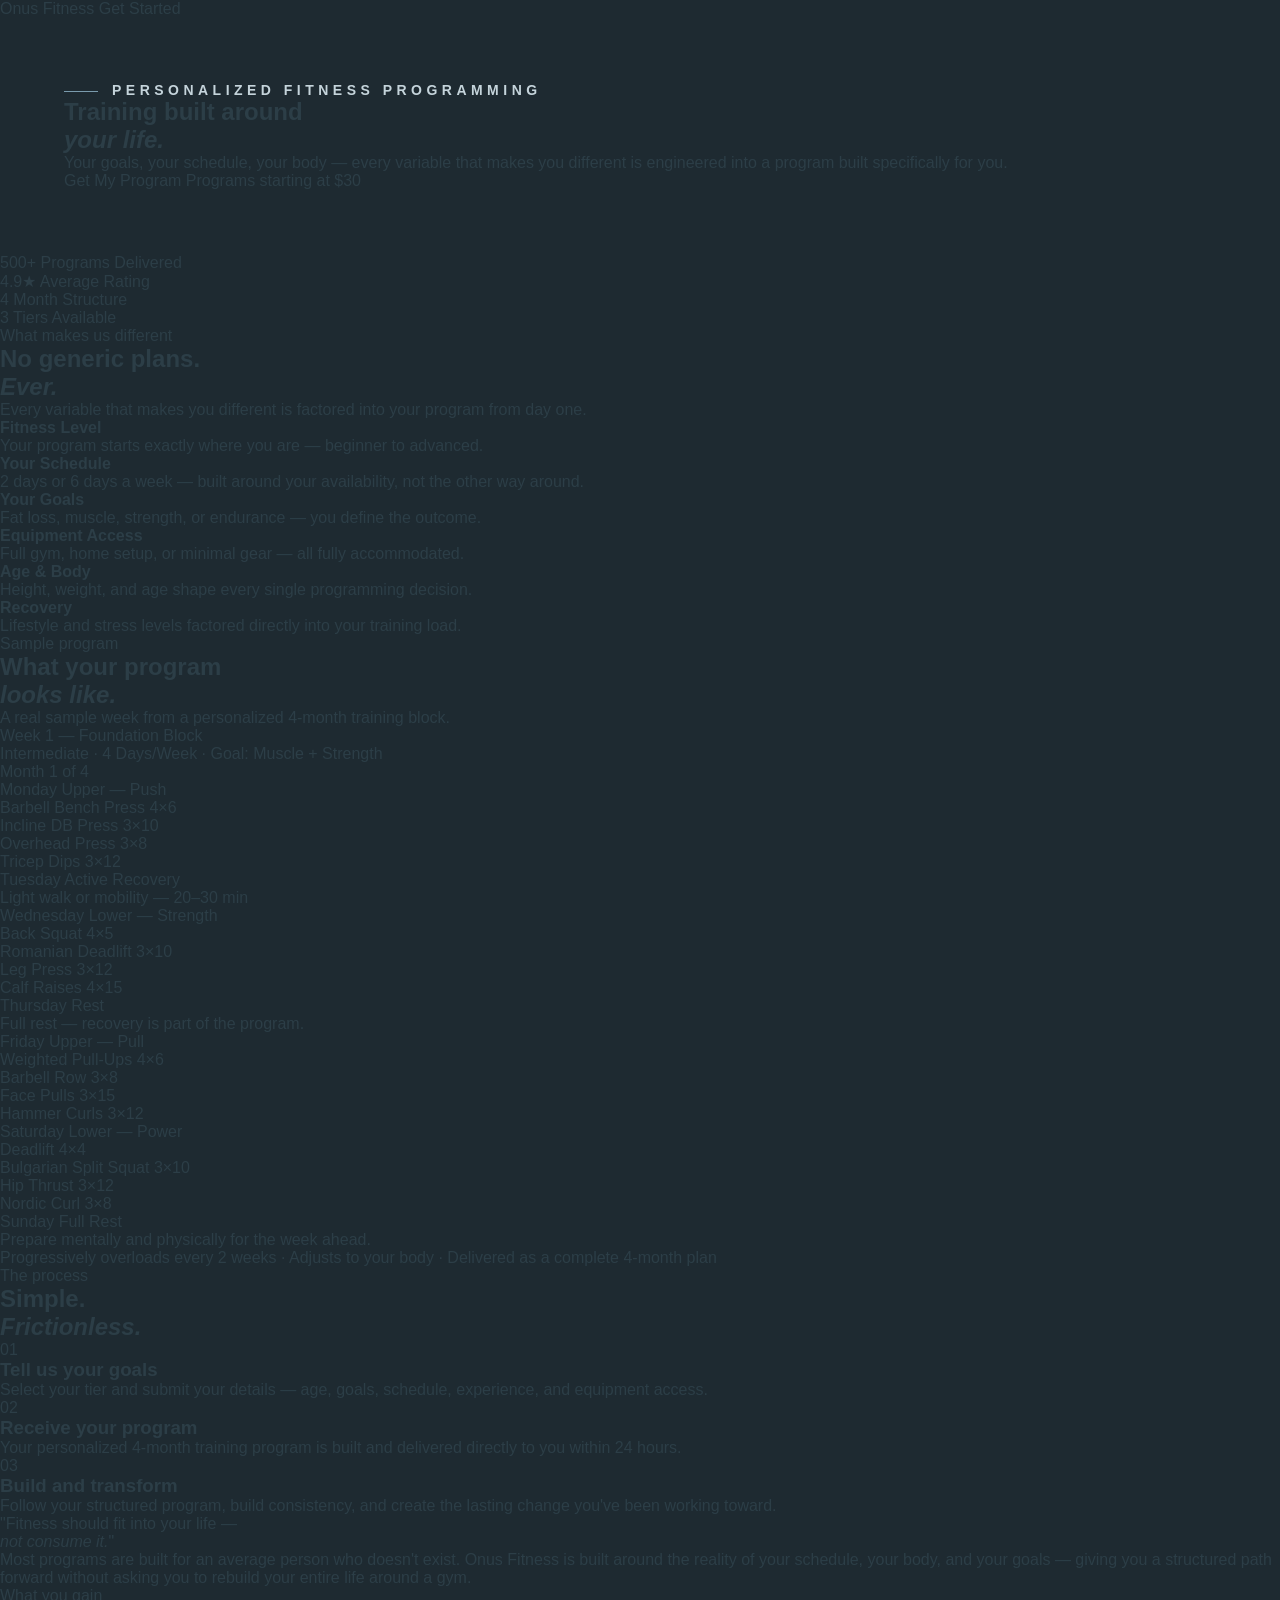
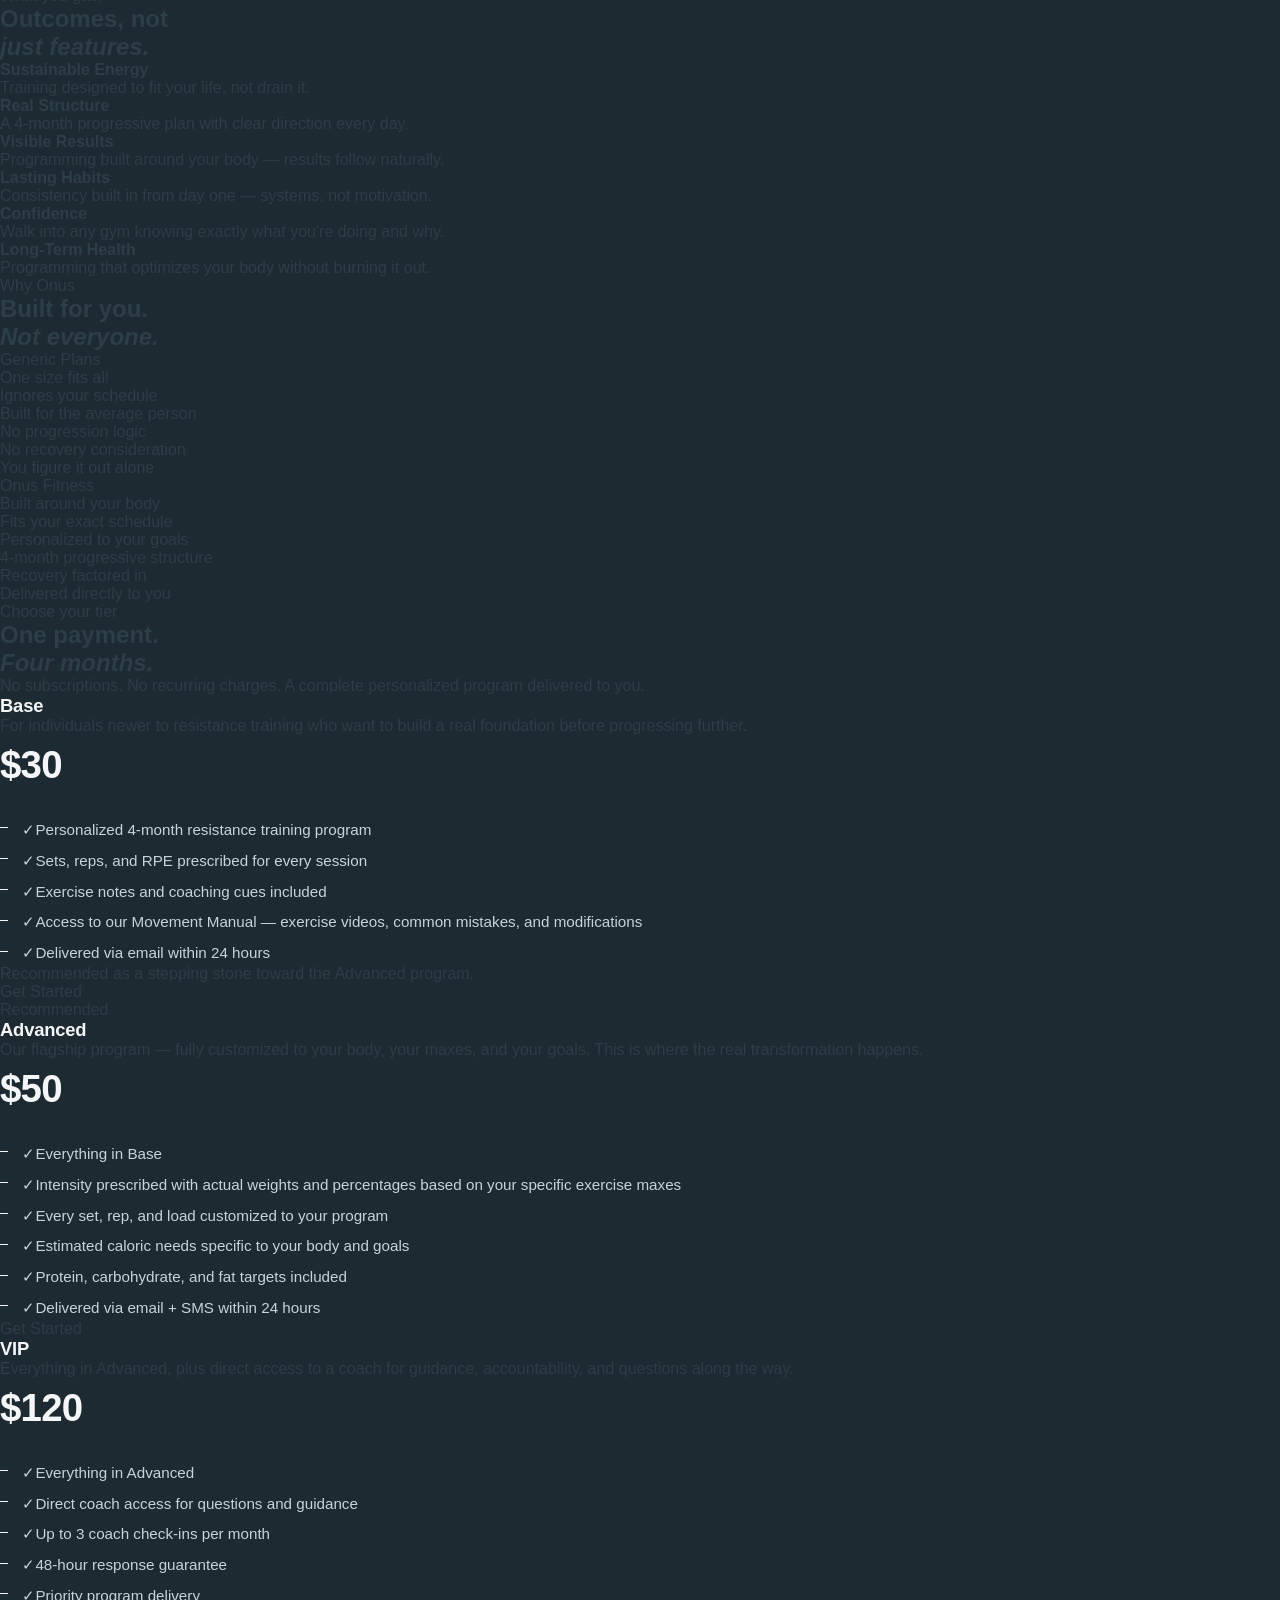
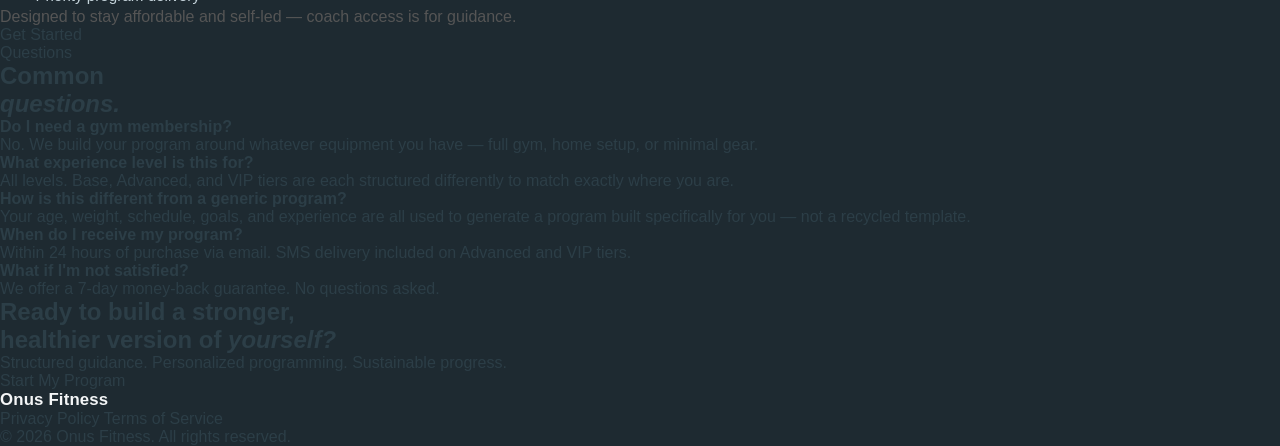
<file: v0-main.html>
<!DOCTYPE html>
<html lang="en">
  <head>
    <meta charset="UTF-8" />
    <meta name="viewport" content="width=device-width, initial-scale=1.0" />
    <meta name="description" content="Onus Fitness — Personalized training programs built around your goals, schedule, and lifestyle." />
    <title>Onus Fitness | Built Around You</title>
    <link rel="preconnect" href="https://fonts.googleapis.com" />
    <link rel="preconnect" href="https://fonts.gstatic.com" crossorigin />
    <link href="https://fonts.googleapis.com/css2?family=Inter:wght@300;400;500;600;700;900&family=Playfair+Display:ital@1&display=swap" rel="stylesheet" />
    <link rel="stylesheet" href="src/styles/main.css" />
  </head>
  <body>

    <!-- NAV -->
    <nav id="navbar">
      <div class="nav-inner">
        <span class="nav-logo">Onus Fitness</span>
        <a href="#pricing" class="btn-nav">Get Started</a>
      </div>
    </nav>

    <!-- HERO -->
    <section id="hero">
      <div class="hero-content">
        <p class="hero-eyebrow">Personalized fitness programming</p>
        <h1>Training built around<br /><em>your life.</em></h1>
        <p class="hero-sub">Your goals, your schedule, your body — every variable that makes you different is engineered into a program built specifically for you.</p>
        <div class="hero-actions">
          <a href="#pricing" class="btn-primary">Get My Program</a>
          <span class="hero-price-hint">Programs starting at $30</span>
        </div>
      </div>
    </section>

    <!-- PROOF STRIP -->
    <div id="proof-strip">
      <div class="proof-inner">
        <div class="proof-stat">
          <span class="proof-num">500+</span>
          <span class="proof-label">Programs Delivered</span>
        </div>
        <div class="proof-line"></div>
        <div class="proof-stat">
          <span class="proof-num">4.9★</span>
          <span class="proof-label">Average Rating</span>
        </div>
        <div class="proof-line"></div>
        <div class="proof-stat">
          <span class="proof-num">4</span>
          <span class="proof-label">Month Structure</span>
        </div>
        <div class="proof-line"></div>
        <div class="proof-stat">
          <span class="proof-num">3</span>
          <span class="proof-label">Tiers Available</span>
        </div>
      </div>
    </div>

    <!-- PERSONALIZATION -->
    <section id="personalization">
      <div class="section-label">What makes us different</div>
      <h2>No generic plans.<br /><em>Ever.</em></h2>
      <p class="section-sub">Every variable that makes you different is factored into your program from day one.</p>
      <div class="adapt-grid">
        <div class="adapt-card">
          <h4>Fitness Level</h4>
          <p>Your program starts exactly where you are — beginner to advanced.</p>
        </div>
        <div class="adapt-card">
          <h4>Your Schedule</h4>
          <p>2 days or 6 days a week — built around your availability, not the other way around.</p>
        </div>
        <div class="adapt-card">
          <h4>Your Goals</h4>
          <p>Fat loss, muscle, strength, or endurance — you define the outcome.</p>
        </div>
        <div class="adapt-card">
          <h4>Equipment Access</h4>
          <p>Full gym, home setup, or minimal gear — all fully accommodated.</p>
        </div>
        <div class="adapt-card">
          <h4>Age &amp; Body</h4>
          <p>Height, weight, and age shape every single programming decision.</p>
        </div>
        <div class="adapt-card">
          <h4>Recovery</h4>
          <p>Lifestyle and stress levels factored directly into your training load.</p>
        </div>
      </div>
    </section>

    <!-- PROGRAM PREVIEW -->
    <section id="preview">
      <div class="section-label">Sample program</div>
      <h2>What your program<br /><em>looks like.</em></h2>
      <p class="section-sub">A real sample week from a personalized 4-month training block.</p>
      <div class="preview-shell">
        <div class="preview-top">
          <div>
            <span class="preview-tag">Week 1 — Foundation Block</span>
            <p class="preview-meta">Intermediate · 4 Days/Week · Goal: Muscle + Strength</p>
          </div>
          <span class="preview-badge">Month 1 of 4</span>
        </div>
        <div class="week-grid">
          <div class="day-card">
            <span class="day-name">Monday</span>
            <span class="day-focus">Upper — Push</span>
            <ul class="ex-list">
              <li>Barbell Bench Press <span>4×6</span></li>
              <li>Incline DB Press <span>3×10</span></li>
              <li>Overhead Press <span>3×8</span></li>
              <li>Tricep Dips <span>3×12</span></li>
            </ul>
          </div>
          <div class="day-card day-rest">
            <span class="day-name">Tuesday</span>
            <span class="day-focus muted">Active Recovery</span>
            <p class="rest-note">Light walk or mobility — 20–30 min</p>
          </div>
          <div class="day-card">
            <span class="day-name">Wednesday</span>
            <span class="day-focus">Lower — Strength</span>
            <ul class="ex-list">
              <li>Back Squat <span>4×5</span></li>
              <li>Romanian Deadlift <span>3×10</span></li>
              <li>Leg Press <span>3×12</span></li>
              <li>Calf Raises <span>4×15</span></li>
            </ul>
          </div>
          <div class="day-card day-rest">
            <span class="day-name">Thursday</span>
            <span class="day-focus muted">Rest</span>
            <p class="rest-note">Full rest — recovery is part of the program.</p>
          </div>
          <div class="day-card">
            <span class="day-name">Friday</span>
            <span class="day-focus">Upper — Pull</span>
            <ul class="ex-list">
              <li>Weighted Pull-Ups <span>4×6</span></li>
              <li>Barbell Row <span>3×8</span></li>
              <li>Face Pulls <span>3×15</span></li>
              <li>Hammer Curls <span>3×12</span></li>
            </ul>
          </div>
          <div class="day-card">
            <span class="day-name">Saturday</span>
            <span class="day-focus">Lower — Power</span>
            <ul class="ex-list">
              <li>Deadlift <span>4×4</span></li>
              <li>Bulgarian Split Squat <span>3×10</span></li>
              <li>Hip Thrust <span>3×12</span></li>
              <li>Nordic Curl <span>3×8</span></li>
            </ul>
          </div>
          <div class="day-card day-rest">
            <span class="day-name">Sunday</span>
            <span class="day-focus muted">Full Rest</span>
            <p class="rest-note">Prepare mentally and physically for the week ahead.</p>
          </div>
        </div>
        <div class="preview-footer">
          Progressively overloads every 2 weeks · Adjusts to your body · Delivered as a complete 4-month plan
        </div>
      </div>
    </section>

    <!-- HOW IT WORKS -->
    <section id="how-it-works">
      <div class="section-label">The process</div>
      <h2>Simple.<br /><em>Frictionless.</em></h2>
      <div class="steps">
        <div class="step">
          <span class="step-n">01</span>
          <h3>Tell us your goals</h3>
          <p>Select your tier and submit your details — age, goals, schedule, experience, and equipment access.</p>
        </div>
        <div class="step-connector"></div>
        <div class="step">
          <span class="step-n">02</span>
          <h3>Receive your program</h3>
          <p>Your personalized 4-month training program is built and delivered directly to you within 24 hours.</p>
        </div>
        <div class="step-connector"></div>
        <div class="step">
          <span class="step-n">03</span>
          <h3>Build and transform</h3>
          <p>Follow your structured program, build consistency, and create the lasting change you've been working toward.</p>
        </div>
      </div>
    </section>

    <!-- PHILOSOPHY -->
    <section id="philosophy">
      <div class="philosophy-inner">
        <p class="phil-quote">"Fitness should fit into your life —<br /><em>not consume it.</em>"</p>
        <p class="phil-body">Most programs are built for an average person who doesn't exist. Onus Fitness is built around the reality of your schedule, your body, and your goals — giving you a structured path forward without asking you to rebuild your entire life around a gym.</p>
      </div>
    </section>

    <!-- BENEFITS -->
    <section id="benefits">
      <div class="section-label">What you gain</div>
      <h2>Outcomes, not<br /><em>just features.</em></h2>
      <div class="benefits-grid">
        <div class="benefit">
          <span class="benefit-line"></span>
          <h4>Sustainable Energy</h4>
          <p>Training designed to fit your life, not drain it.</p>
        </div>
        <div class="benefit">
          <span class="benefit-line"></span>
          <h4>Real Structure</h4>
          <p>A 4-month progressive plan with clear direction every day.</p>
        </div>
        <div class="benefit">
          <span class="benefit-line"></span>
          <h4>Visible Results</h4>
          <p>Programming built around your body — results follow naturally.</p>
        </div>
        <div class="benefit">
          <span class="benefit-line"></span>
          <h4>Lasting Habits</h4>
          <p>Consistency built in from day one — systems, not motivation.</p>
        </div>
        <div class="benefit">
          <span class="benefit-line"></span>
          <h4>Confidence</h4>
          <p>Walk into any gym knowing exactly what you're doing and why.</p>
        </div>
        <div class="benefit">
          <span class="benefit-line"></span>
          <h4>Long-Term Health</h4>
          <p>Programming that optimizes your body without burning it out.</p>
        </div>
      </div>
    </section>

    <!-- COMPARISON -->
    <section id="comparison">
      <div class="section-label">Why Onus</div>
      <h2>Built for you.<br /><em>Not everyone.</em></h2>
      <div class="comp-wrap">
        <div class="comp-col generic">
          <p class="comp-title">Generic Plans</p>
          <ul>
            <li>One size fits all</li>
            <li>Ignores your schedule</li>
            <li>Built for the average person</li>
            <li>No progression logic</li>
            <li>No recovery consideration</li>
            <li>You figure it out alone</li>
          </ul>
        </div>
        <div class="comp-col onus">
          <p class="comp-title">Onus Fitness</p>
          <ul>
            <li>Built around your body</li>
            <li>Fits your exact schedule</li>
            <li>Personalized to your goals</li>
            <li>4-month progressive structure</li>
            <li>Recovery factored in</li>
            <li>Delivered directly to you</li>
          </ul>
        </div>
      </div>
    </section>

    <!-- PRICING -->
<!-- PRICING -->
<section id="pricing">
  <div class="section-label">Choose your tier</div>
  <h2>One payment.<br /><em>Four months.</em></h2>
  <p class="section-sub">No subscriptions. No recurring charges. A complete personalized program delivered to you.</p>
  <div class="pricing-row">

    <div class="price-card">
      <div class="price-top">
        <p class="tier-name">Base</p>
        <p class="tier-desc">For individuals newer to resistance training who want to build a real foundation before progressing further.</p>
        <p class="tier-price">$30</p>
      </div>
      <ul class="tier-features">
        <li><span class="check">✓</span>Personalized 4-month resistance training program</li>
        <li><span class="check">✓</span>Sets, reps, and RPE prescribed for every session</li>
        <li><span class="check">✓</span>Exercise notes and coaching cues included</li>
        <li><span class="check">✓</span>Access to our Movement Manual — exercise videos, common mistakes, and modifications</li>
        <li><span class="check">✓</span>Delivered via email within 24 hours</li>
      </ul>
      <p class="tier-footnote">Recommended as a stepping stone toward the Advanced program.</p>
      <a href="#" class="btn-tier">Get Started</a>
    </div>

    <div class="price-card price-card--featured">
      <p class="featured-label">Recommended</p>
      <div class="price-top">
        <p class="tier-name">Advanced</p>
        <p class="tier-desc">Our flagship program — fully customized to your body, your maxes, and your goals. This is where the real transformation happens.</p>
        <p class="tier-price">$50</p>
      </div>
      <ul class="tier-features">
        <li><span class="check">✓</span>Everything in Base</li>
        <li><span class="check">✓</span>Intensity prescribed with actual weights and percentages based on your specific exercise maxes</li>
        <li><span class="check">✓</span>Every set, rep, and load customized to your program</li>
        <li><span class="check">✓</span>Estimated caloric needs specific to your body and goals</li>
        <li><span class="check">✓</span>Protein, carbohydrate, and fat targets included</li>
        <li><span class="check">✓</span>Delivered via email + SMS within 24 hours</li>
      </ul>
      <a href="#" class="btn-tier btn-tier--featured">Get Started</a>
    </div>

    <div class="price-card price-card--vip">
      <div class="price-top">
        <p class="tier-name">VIP</p>
        <p class="tier-desc">Everything in Advanced, plus direct access to a coach for guidance, accountability, and questions along the way.</p>
        <p class="tier-price">$120</p>
      </div>
      <ul class="tier-features">
        <li><span class="check">✓</span>Everything in Advanced</li>
        <li><span class="check">✓</span>Direct coach access for questions and guidance</li>
        <li><span class="check">✓</span>Up to 3 coach check-ins per month</li>
        <li><span class="check">✓</span>48-hour response guarantee</li>
        <li><span class="check">✓</span>Priority program delivery</li>
      </ul>
      <p class="tier-footnote" style="color: #555;">Designed to stay affordable and self-led — coach access is for guidance.</p>
      <a href="#" class="btn-tier">Get Started</a>
    </div>

  </div>
</section>

    <!-- FAQ -->
    <section id="faq">
      <div class="section-label">Questions</div>
      <h2>Common<br /><em>questions.</em></h2>
      <div class="faq-list">
        <div class="faq-item">
          <h4>Do I need a gym membership?</h4>
          <p>No. We build your program around whatever equipment you have — full gym, home setup, or minimal gear.</p>
        </div>
        <div class="faq-item">
          <h4>What experience level is this for?</h4>
          <p>All levels. Base, Advanced, and VIP tiers are each structured differently to match exactly where you are.</p>
        </div>
        <div class="faq-item">
          <h4>How is this different from a generic program?</h4>
          <p>Your age, weight, schedule, goals, and experience are all used to generate a program built specifically for you — not a recycled template.</p>
        </div>
        <div class="faq-item">
          <h4>When do I receive my program?</h4>
          <p>Within 24 hours of purchase via email. SMS delivery included on Advanced and VIP tiers.</p>
        </div>
        <div class="faq-item">
          <h4>What if I'm not satisfied?</h4>
          <p>We offer a 7-day money-back guarantee. No questions asked.</p>
        </div>
      </div>
    </section>

    <!-- FINAL CTA -->
    <section id="final-cta">
      <h2>Ready to build a stronger,<br />healthier version of <em>yourself?</em></h2>
      <p>Structured guidance. Personalized programming. Sustainable progress.</p>
      <a href="#pricing" class="btn-primary">Start My Program</a>
    </section>

    <!-- FOOTER -->
    <footer>
      <span class="footer-logo">Onus Fitness</span>
      <div class="footer-links">
        <a href="#">Privacy Policy</a>
        <a href="#">Terms of Service</a>
      </div>
      <p class="footer-copy">© 2026 Onus Fitness. All rights reserved.</p>
    </footer>

    <script src="src/scripts/main.js"></script>
  </body>
</html>
</file>
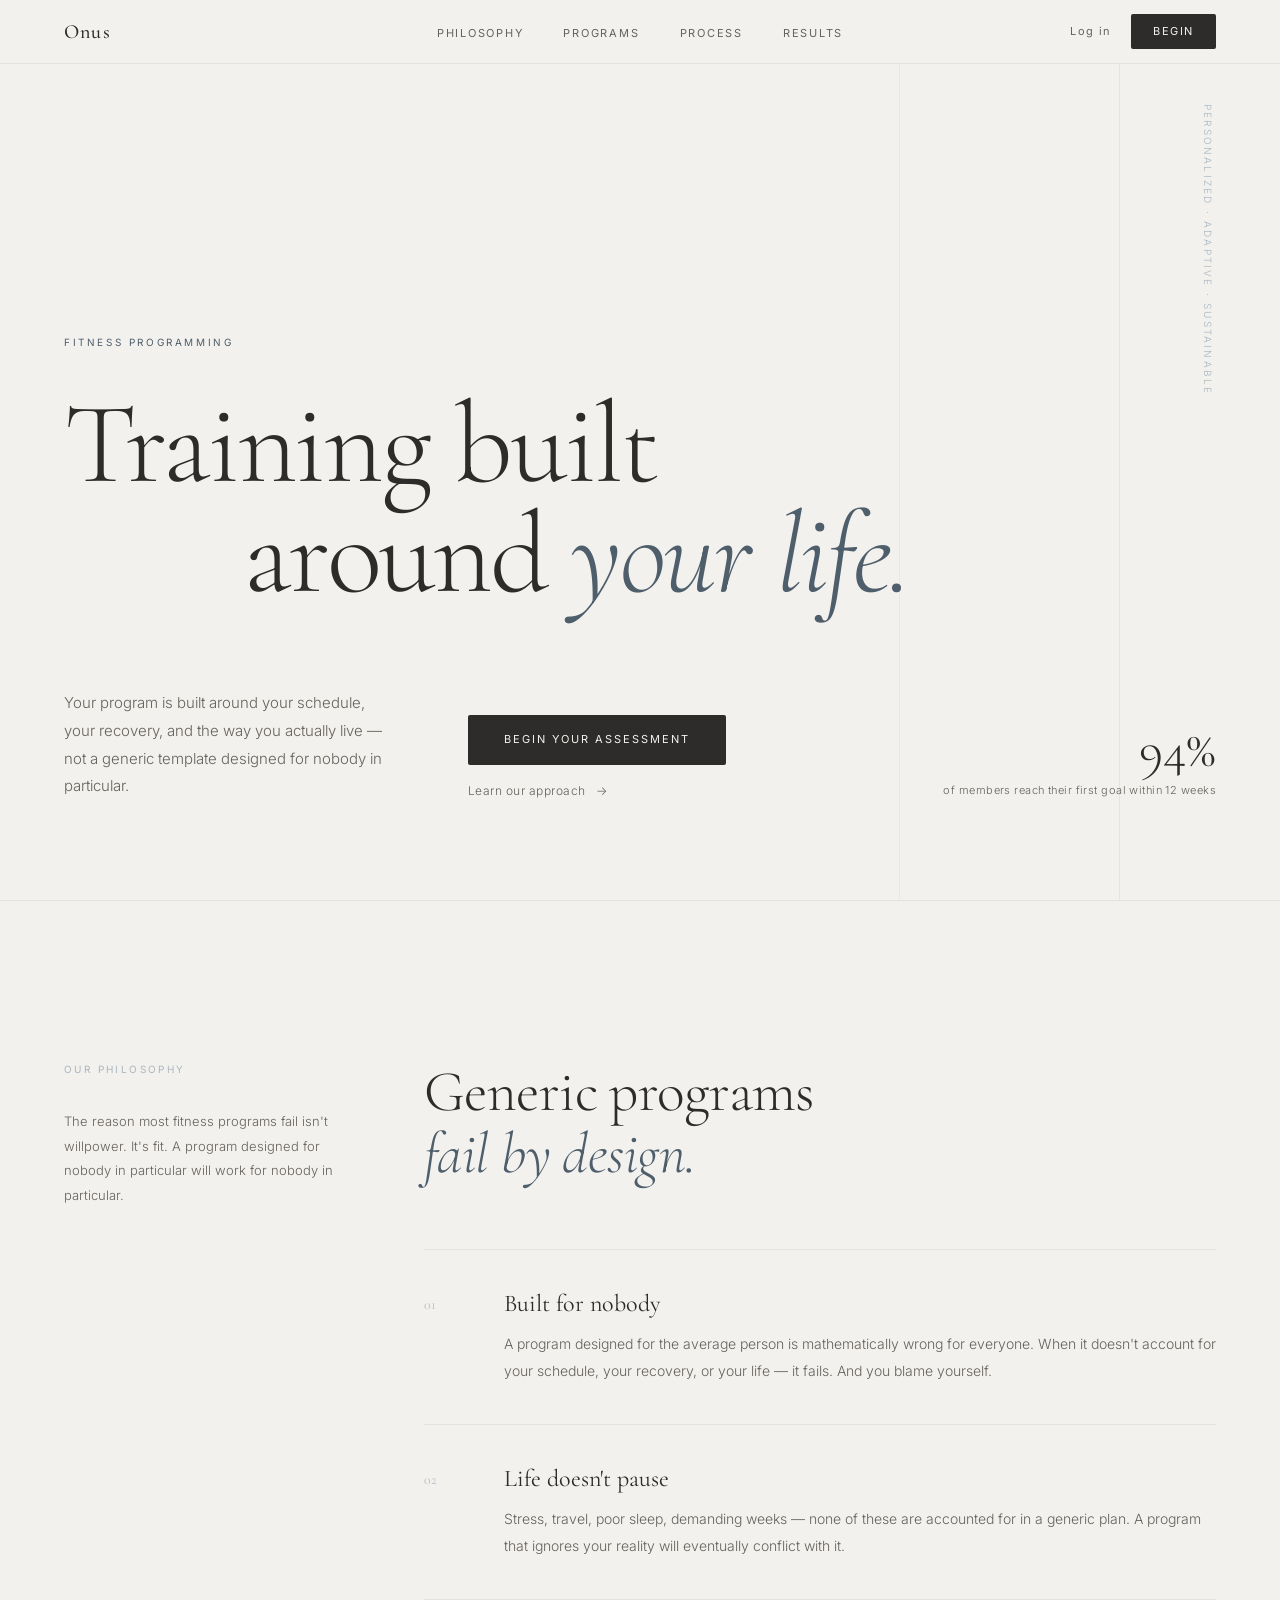
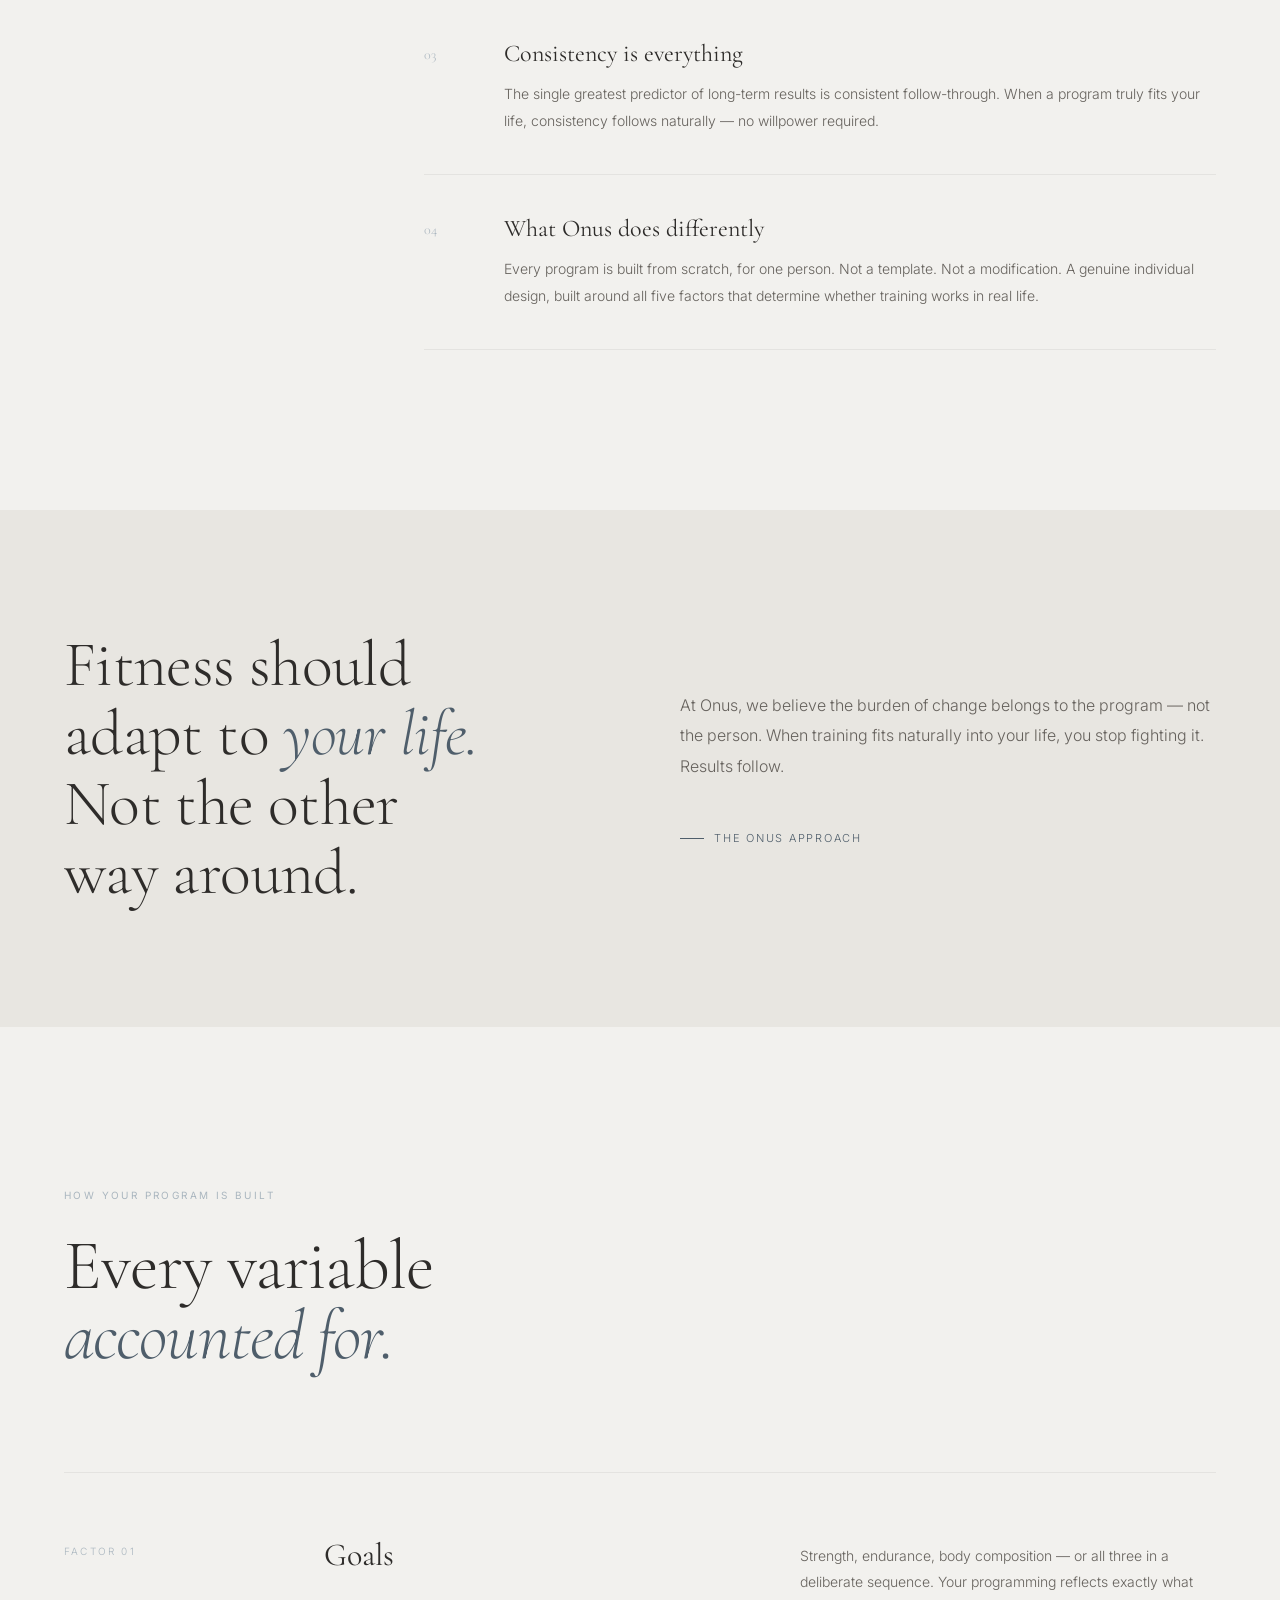
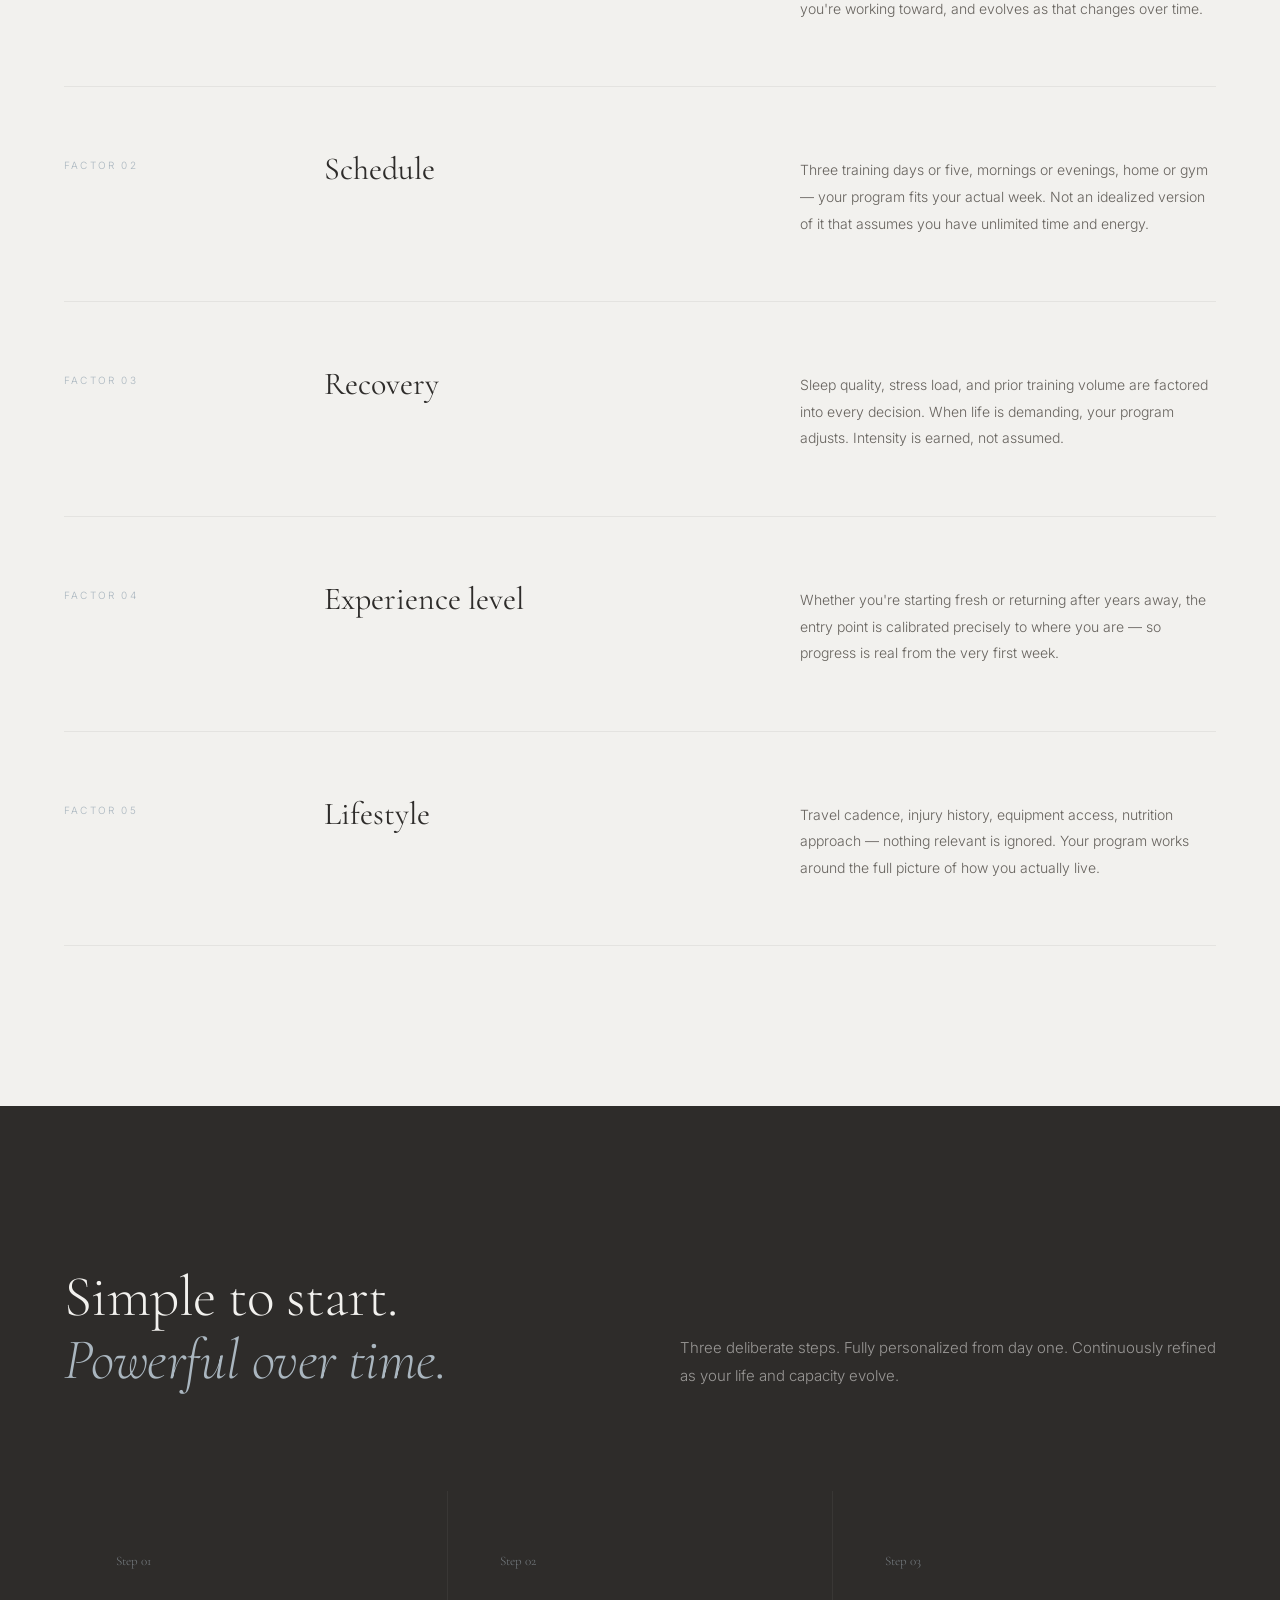
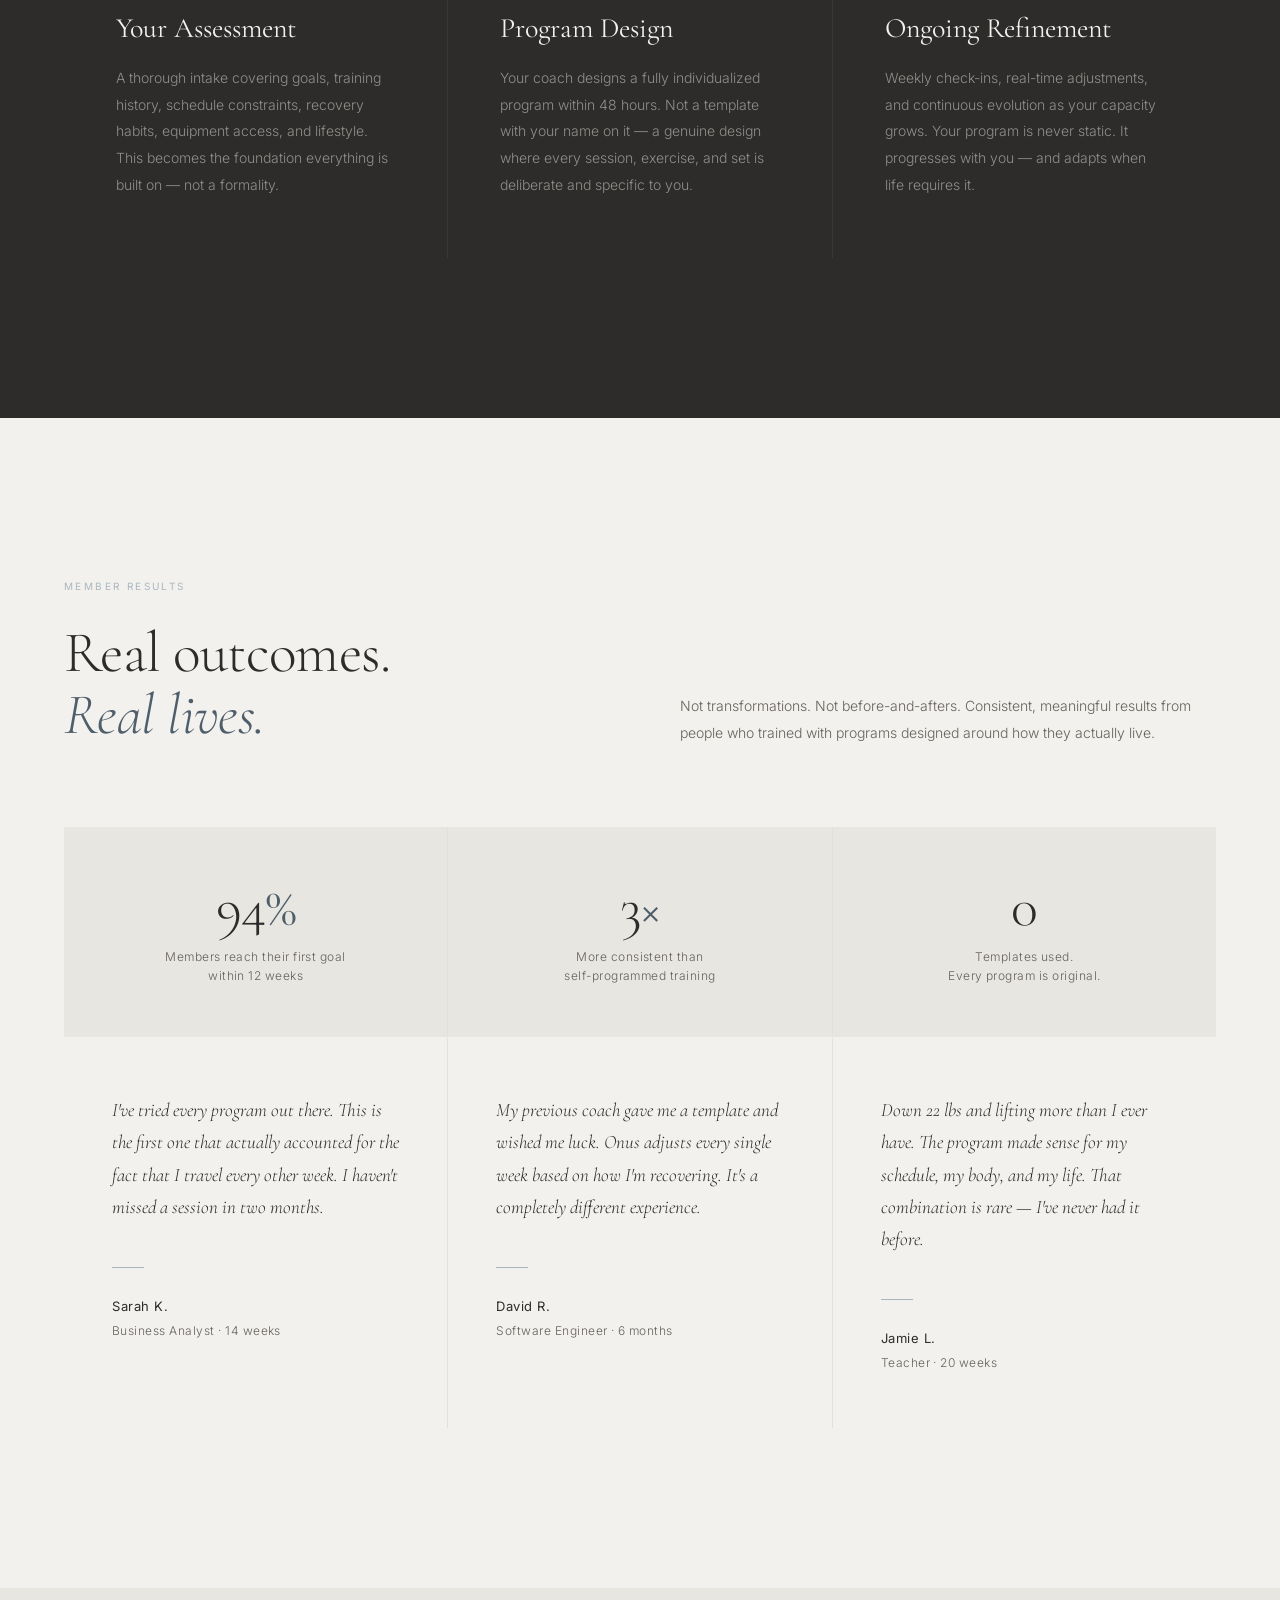
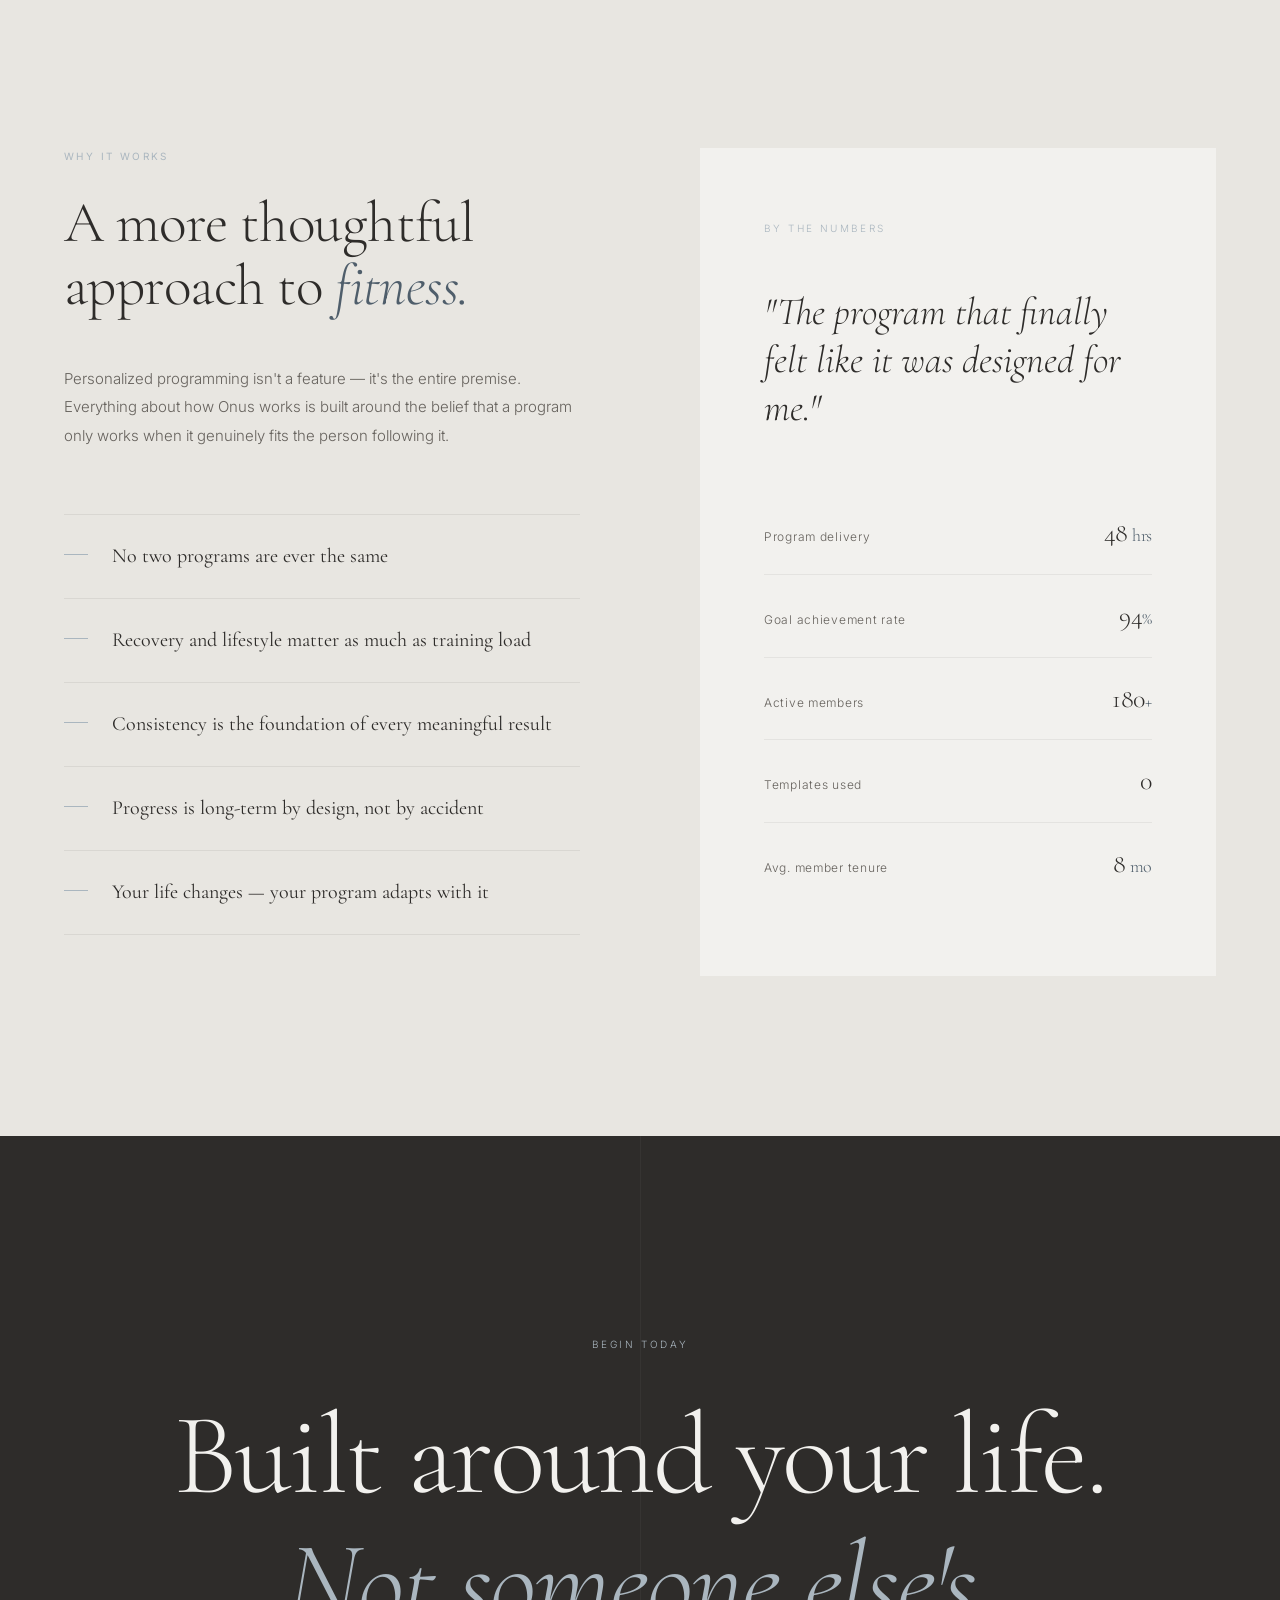
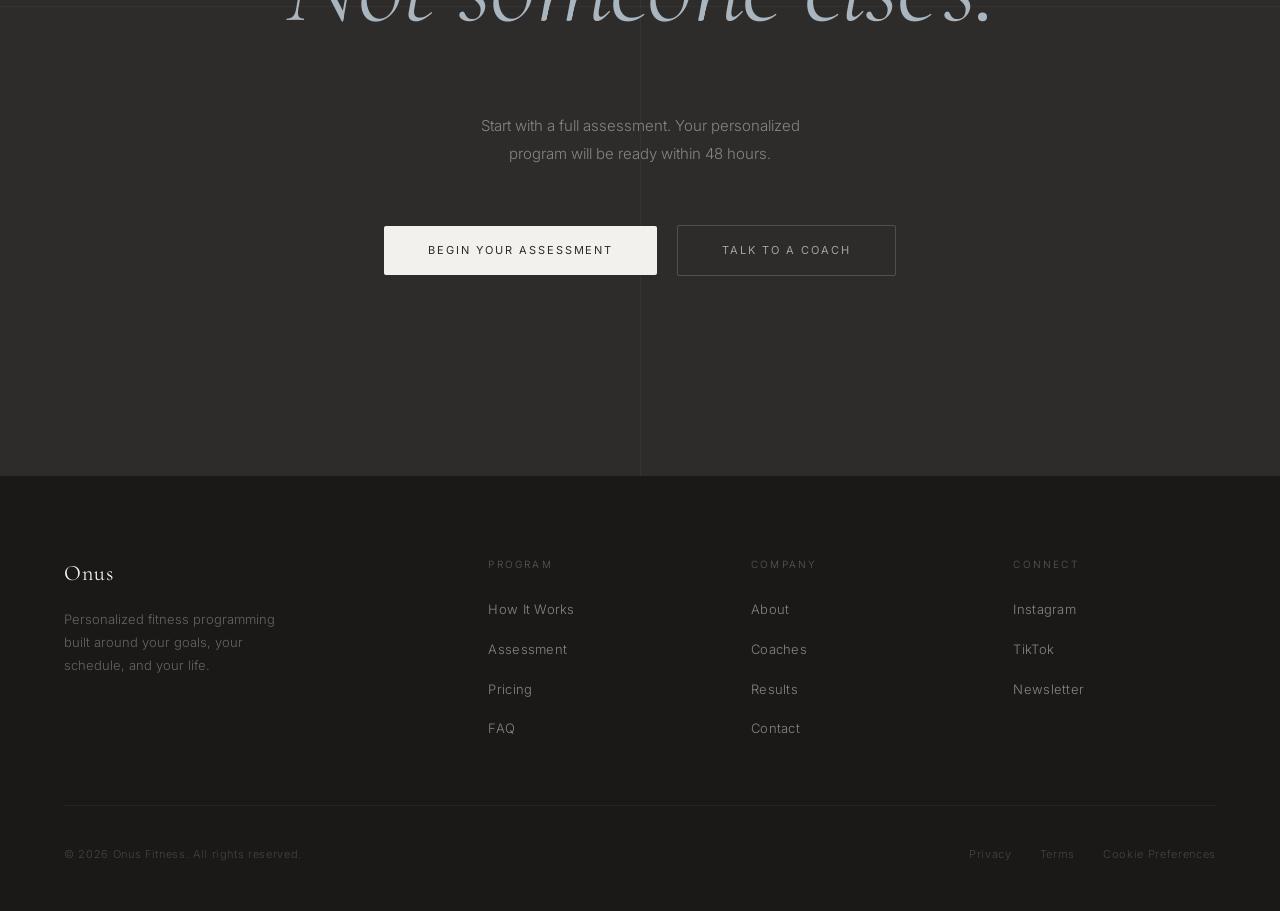
<file: v1-editorial-stone.html>
<!DOCTYPE html>
<html lang="en">
<head>
<meta charset="UTF-8">
<meta name="viewport" content="width=device-width, initial-scale=1.0">
<title>Onus — A More Thoughtful Approach to Fitness</title>
<link rel="preconnect" href="https://fonts.googleapis.com">
<link href="https://fonts.googleapis.com/css2?family=Cormorant+Garamond:ital,wght@0,300;0,400;0,500;1,300;1,400&family=Inter:wght@300;400;500&display=swap" rel="stylesheet">
<style>
*, *::before, *::after { box-sizing: border-box; margin: 0; padding: 0; }

:root {
  --bg:        #F2F1EE;
  --bg2:       #E8E6E1;
  --bg3:       #DDDBD6;
  --headline:  #2E2C2A;
  --body:      #66625D;
  --accent:    #4F5E6B;
  --accent2:   #AAB6BF;
  --cta-bg:    #2E2C2A;
  --cta-text:  #F2F1EE;
  --serif:     'Cormorant Garamond', Georgia, serif;
  --sans:      'Inter', sans-serif;
}

html { scroll-behavior: smooth; }

body {
  background: var(--bg);
  color: var(--headline);
  font-family: var(--sans);
  font-weight: 300;
  line-height: 1.6;
  overflow-x: hidden;
  -webkit-font-smoothing: antialiased;
}

/* ─── NAV ─── */
nav {
  position: fixed;
  top: 0; left: 0; right: 0;
  z-index: 300;
  background: rgba(242,241,238,0.94);
  backdrop-filter: blur(20px);
  -webkit-backdrop-filter: blur(20px);
  border-bottom: 1px solid rgba(46,44,42,0.08);
  height: 64px;
  display: flex;
  align-items: center;
  justify-content: space-between;
  padding: 0 64px;
}

.nav-logo {
  font-family: var(--serif);
  font-size: 20px;
  font-weight: 500;
  color: var(--headline);
  text-decoration: none;
  letter-spacing: 0.06em;
}

.nav-links {
  display: flex;
  gap: 40px;
  list-style: none;
  position: absolute;
  left: 50%;
  transform: translateX(-50%);
}

.nav-links a {
  font-size: 11px;
  font-weight: 400;
  letter-spacing: 0.16em;
  text-transform: uppercase;
  color: var(--body);
  text-decoration: none;
  transition: color 0.25s;
}

.nav-links a:hover { color: var(--headline); }

.nav-right {
  display: flex;
  align-items: center;
  gap: 20px;
}

.nav-ghost {
  font-size: 11px;
  font-weight: 400;
  letter-spacing: 0.12em;
  color: var(--body);
  text-decoration: none;
  transition: color 0.25s;
}

.nav-ghost:hover { color: var(--headline); }

.nav-pill {
  background: var(--cta-bg);
  color: var(--cta-text);
  padding: 9px 22px;
  border-radius: 2px;
  font-size: 11px;
  font-weight: 400;
  letter-spacing: 0.14em;
  text-transform: uppercase;
  text-decoration: none;
  transition: background 0.3s, opacity 0.3s;
}

.nav-pill:hover { opacity: 0.8; }

/* ─── HERO ─── */
#hero {
  min-height: 100vh;
  padding: 140px 64px 100px;
  display: flex;
  flex-direction: column;
  justify-content: flex-end;
  position: relative;
  overflow: hidden;
}

/* Architectural background — diagonal rule */
.hero-rule {
  position: absolute;
  top: 0; right: 160px;
  width: 1px;
  height: 100%;
  background: rgba(46,44,42,0.06);
}

.hero-rule2 {
  position: absolute;
  top: 0; right: 380px;
  width: 1px;
  height: 100%;
  background: rgba(46,44,42,0.04);
}

.hero-top-label {
  position: absolute;
  top: 104px;
  right: 64px;
  writing-mode: vertical-rl;
  text-orientation: mixed;
  font-size: 10px;
  letter-spacing: 0.22em;
  text-transform: uppercase;
  color: var(--accent2);
  opacity: 0;
  animation: fadeIn 1s 1.2s forwards;
}

.hero-eyebrow {
  font-size: 10px;
  font-weight: 400;
  letter-spacing: 0.26em;
  text-transform: uppercase;
  color: var(--accent);
  margin-bottom: 40px;
  opacity: 0;
  animation: up 0.8s 0.15s forwards;
}

.hero-h1 {
  font-family: var(--serif);
  font-size: clamp(72px, 9vw, 148px);
  font-weight: 300;
  line-height: 0.95;
  letter-spacing: -0.02em;
  color: var(--headline);
  max-width: 1000px;
  margin-bottom: 80px;
  opacity: 0;
  animation: up 1.1s 0.3s forwards;
}

.hero-h1 .line-indent {
  display: block;
  padding-left: 14vw;
}

.hero-h1 em {
  font-style: italic;
  font-weight: 300;
  color: var(--accent);
}

.hero-bottom {
  display: grid;
  grid-template-columns: 1fr 1fr 1fr;
  gap: 60px;
  align-items: end;
  opacity: 0;
  animation: up 0.9s 0.65s forwards;
}

.hero-desc {
  font-size: 15px;
  font-weight: 300;
  color: var(--body);
  line-height: 1.85;
  max-width: 320px;
}

.hero-cta-wrap {
  display: flex;
  flex-direction: column;
  gap: 16px;
}

.btn-stone {
  background: var(--cta-bg);
  color: var(--cta-text);
  padding: 16px 36px;
  border-radius: 2px;
  font-size: 11px;
  font-weight: 400;
  letter-spacing: 0.18em;
  text-transform: uppercase;
  text-decoration: none;
  display: inline-block;
  transition: opacity 0.3s, transform 0.2s;
  align-self: flex-start;
}

.btn-stone:hover { opacity: 0.75; transform: translateY(-1px); }

.btn-bare {
  font-size: 12px;
  font-weight: 300;
  color: var(--body);
  text-decoration: none;
  display: flex;
  align-items: center;
  gap: 10px;
  transition: color 0.3s;
  letter-spacing: 0.04em;
}

.btn-bare:hover { color: var(--headline); }

.btn-bare::after { content: '→'; transition: transform 0.3s; }
.btn-bare:hover::after { transform: translateX(4px); }

.hero-stat-block {
  text-align: right;
}

.hero-stat-num {
  font-family: var(--serif);
  font-size: 52px;
  font-weight: 300;
  color: var(--headline);
  line-height: 1;
  margin-bottom: 6px;
}

.hero-stat-label {
  font-size: 11px;
  color: var(--body);
  line-height: 1.6;
  letter-spacing: 0.04em;
}

/* ─── SECTION UTILITY ─── */
.section-label {
  font-size: 10px;
  font-weight: 400;
  letter-spacing: 0.24em;
  text-transform: uppercase;
  color: var(--accent2);
  display: block;
}

.divider {
  height: 1px;
  background: rgba(46,44,42,0.08);
  margin: 0;
}

/* ─── PHILOSOPHY ─── */
#philosophy {
  background: var(--bg);
  padding: 160px 64px;
}

.phil-grid {
  display: grid;
  grid-template-columns: 280px 1fr;
  gap: 80px;
  align-items: start;
}

.phil-left {
  position: sticky;
  top: 100px;
}

.phil-left .section-label { margin-bottom: 32px; }

.phil-left-note {
  font-size: 13px;
  color: var(--body);
  line-height: 1.9;
  margin-top: 24px;
}

.phil-right {}

.phil-h2 {
  font-family: var(--serif);
  font-size: clamp(44px, 4.5vw, 72px);
  font-weight: 300;
  line-height: 1.08;
  letter-spacing: -0.01em;
  color: var(--headline);
  margin-bottom: 64px;
}

.phil-h2 em { font-style: italic; color: var(--accent); }

.phil-blocks {
  display: flex;
  flex-direction: column;
  gap: 0;
}

.phil-block {
  display: grid;
  grid-template-columns: 48px 1fr;
  gap: 32px;
  padding: 40px 0;
  border-bottom: 1px solid rgba(46,44,42,0.07);
  transition: padding-left 0.4s;
}

.phil-block:first-child { border-top: 1px solid rgba(46,44,42,0.07); }
.phil-block:hover { padding-left: 12px; }

.phil-block-n {
  font-family: var(--serif);
  font-size: 14px;
  font-weight: 300;
  color: var(--accent2);
  padding-top: 4px;
}

.phil-block-content {}

.phil-block-title {
  font-family: var(--serif);
  font-size: 24px;
  font-weight: 400;
  color: var(--headline);
  margin-bottom: 12px;
  line-height: 1.2;
}

.phil-block-text {
  font-size: 14px;
  color: var(--body);
  line-height: 1.9;
}

/* ─── FULL-WIDTH STATEMENT ─── */
.statement-band {
  background: var(--bg2);
  padding: 120px 64px;
  display: grid;
  grid-template-columns: 1fr 1fr;
  gap: 80px;
  align-items: center;
}

.statement-h {
  font-family: var(--serif);
  font-size: clamp(48px, 5vw, 80px);
  font-weight: 300;
  line-height: 1.08;
  letter-spacing: -0.01em;
  color: var(--headline);
}

.statement-h em { font-style: italic; color: var(--accent); }

.statement-right {}

.statement-body {
  font-size: 16px;
  color: var(--body);
  line-height: 1.9;
  margin-bottom: 40px;
}

.statement-tag {
  display: inline-flex;
  align-items: center;
  gap: 10px;
  font-size: 11px;
  letter-spacing: 0.16em;
  text-transform: uppercase;
  color: var(--accent);
}

.statement-tag::before {
  content: '';
  width: 24px;
  height: 1px;
  background: var(--accent);
}

/* ─── PERSONALIZATION ─── */
#personalization {
  padding: 160px 64px;
  background: var(--bg);
}

.personal-header {
  margin-bottom: 100px;
}

.personal-header .section-label { margin-bottom: 28px; }

.personal-h2 {
  font-family: var(--serif);
  font-size: clamp(48px, 5.5vw, 84px);
  font-weight: 300;
  line-height: 1.0;
  letter-spacing: -0.015em;
  color: var(--headline);
  max-width: 700px;
}

.personal-h2 em { font-style: italic; color: var(--accent); }

/* Nue Co-style spaced rows */
.personal-rows {
  display: flex;
  flex-direction: column;
  gap: 0;
}

.personal-row {
  display: grid;
  grid-template-columns: 200px 1fr 1fr;
  gap: 60px;
  align-items: start;
  padding: 64px 0;
  border-bottom: 1px solid rgba(46,44,42,0.07);
}

.personal-row:first-child { border-top: 1px solid rgba(46,44,42,0.07); }

.pr-label {
  font-size: 10px;
  letter-spacing: 0.22em;
  text-transform: uppercase;
  color: var(--accent2);
  padding-top: 6px;
}

.pr-title {
  font-family: var(--serif);
  font-size: 32px;
  font-weight: 400;
  color: var(--headline);
  line-height: 1.15;
}

.pr-text {
  font-size: 14px;
  color: var(--body);
  line-height: 1.9;
  padding-top: 6px;
}

/* ─── HOW IT WORKS ─── */
#how {
  background: var(--cta-bg);
  padding: 160px 64px;
}

.how-header {
  display: grid;
  grid-template-columns: 1fr 1fr;
  gap: 80px;
  align-items: end;
  margin-bottom: 100px;
}

.how-h2 {
  font-family: var(--serif);
  font-size: clamp(44px, 4.5vw, 72px);
  font-weight: 300;
  line-height: 1.08;
  letter-spacing: -0.01em;
  color: var(--cta-text);
}

.how-h2 em { font-style: italic; color: var(--accent2); }

.how-sub {
  font-size: 15px;
  color: rgba(242,241,238,0.55);
  line-height: 1.9;
}

.how-steps {
  display: grid;
  grid-template-columns: repeat(3, 1fr);
  gap: 1px;
  background: rgba(255,255,255,0.05);
}

.how-step {
  background: var(--cta-bg);
  padding: 60px 52px;
  transition: background 0.4s;
}

.how-step:hover { background: #3A3835; }

.how-step-n {
  font-family: var(--serif);
  font-size: 13px;
  font-weight: 300;
  color: var(--accent2);
  margin-bottom: 40px;
  display: block;
  opacity: 0.6;
}

.how-step-title {
  font-family: var(--serif);
  font-size: 28px;
  font-weight: 400;
  color: var(--cta-text);
  margin-bottom: 20px;
  line-height: 1.2;
}

.how-step-text {
  font-size: 14px;
  color: rgba(242,241,238,0.5);
  line-height: 1.9;
}

/* ─── TESTIMONIALS ─── */
#testimonials {
  padding: 160px 64px;
  background: var(--bg);
}

.test-header {
  display: grid;
  grid-template-columns: 1fr 1fr;
  gap: 80px;
  align-items: end;
  margin-bottom: 80px;
}

.test-h2 {
  font-family: var(--serif);
  font-size: clamp(44px, 4.5vw, 72px);
  font-weight: 300;
  line-height: 1.08;
  letter-spacing: -0.01em;
  color: var(--headline);
}

.test-h2 em { font-style: italic; color: var(--accent); }

.test-context {
  font-size: 14px;
  color: var(--body);
  line-height: 1.9;
}

/* Stats row */
.test-stats {
  display: grid;
  grid-template-columns: repeat(3, 1fr);
  gap: 1px;
  background: rgba(46,44,42,0.08);
  margin-bottom: 1px;
}

.test-stat {
  background: var(--bg2);
  padding: 52px 48px;
  text-align: center;
}

.test-stat-n {
  font-family: var(--serif);
  font-size: 56px;
  font-weight: 300;
  color: var(--headline);
  line-height: 1;
  margin-bottom: 12px;
  letter-spacing: -0.02em;
}

.test-stat-n span { color: var(--accent); }

.test-stat-label {
  font-size: 12px;
  color: var(--body);
  line-height: 1.6;
  letter-spacing: 0.04em;
}

/* Testimonials */
.tcards {
  display: grid;
  grid-template-columns: repeat(3, 1fr);
  gap: 1px;
  background: rgba(46,44,42,0.08);
}

.tcard {
  background: var(--bg);
  padding: 56px 48px;
  transition: background 0.35s;
}

.tcard:hover { background: var(--bg2); }

.tcard-q {
  font-family: var(--serif);
  font-size: 19px;
  font-weight: 300;
  font-style: italic;
  color: var(--headline);
  line-height: 1.7;
  margin-bottom: 44px;
}

.tcard-rule {
  width: 32px;
  height: 1px;
  background: var(--accent2);
  margin-bottom: 28px;
}

.tcard-name {
  font-size: 13px;
  font-weight: 400;
  color: var(--headline);
  margin-bottom: 4px;
  letter-spacing: 0.04em;
}

.tcard-detail {
  font-size: 12px;
  color: var(--body);
  letter-spacing: 0.04em;
}

/* ─── WHY ONUS ─── */
#why {
  background: var(--bg2);
  padding: 160px 64px;
}

.why-grid {
  display: grid;
  grid-template-columns: 1fr 1fr;
  gap: 120px;
  align-items: start;
}

.why-h2 {
  font-family: var(--serif);
  font-size: clamp(44px, 4.5vw, 72px);
  font-weight: 300;
  line-height: 1.08;
  letter-spacing: -0.01em;
  color: var(--headline);
  margin-bottom: 48px;
}

.why-h2 em { font-style: italic; color: var(--accent); }

.why-body {
  font-size: 15px;
  color: var(--body);
  line-height: 1.9;
  margin-bottom: 64px;
}

.why-points {
  display: flex;
  flex-direction: column;
  gap: 0;
}

.why-pt {
  display: flex;
  align-items: flex-start;
  gap: 24px;
  padding: 28px 0;
  border-bottom: 1px solid rgba(46,44,42,0.08);
  cursor: default;
  transition: padding-left 0.35s;
}

.why-pt:first-child { border-top: 1px solid rgba(46,44,42,0.08); }
.why-pt:hover { padding-left: 12px; }

.why-pt-line {
  width: 24px;
  height: 1px;
  background: var(--accent2);
  margin-top: 11px;
  flex-shrink: 0;
  transition: width 0.35s;
}

.why-pt:hover .why-pt-line { width: 40px; background: var(--accent); }

.why-pt-text {
  font-family: var(--serif);
  font-size: 20px;
  font-weight: 400;
  color: var(--headline);
  line-height: 1.35;
}

/* right column — large editorial block */
.why-panel {
  background: var(--bg);
  padding: 72px 64px;
  position: relative;
}

.why-panel-label {
  font-size: 10px;
  letter-spacing: 0.24em;
  text-transform: uppercase;
  color: var(--accent2);
  margin-bottom: 52px;
  display: block;
}

.why-panel-statement {
  font-family: var(--serif);
  font-size: clamp(32px, 3vw, 48px);
  font-weight: 300;
  font-style: italic;
  line-height: 1.25;
  color: var(--headline);
  margin-bottom: 60px;
}

.why-data {
  display: flex;
  flex-direction: column;
  gap: 0;
}

.why-data-row {
  display: flex;
  justify-content: space-between;
  align-items: baseline;
  padding: 20px 0;
  border-bottom: 1px solid rgba(46,44,42,0.07);
}

.why-data-row:last-child { border-bottom: none; }

.why-data-key {
  font-size: 12px;
  color: var(--body);
  letter-spacing: 0.06em;
}

.why-data-val {
  font-family: var(--serif);
  font-size: 26px;
  font-weight: 300;
  color: var(--headline);
  letter-spacing: -0.01em;
}

.why-data-val span { color: var(--accent); font-size: 18px; }

/* ─── CTA ─── */
#cta {
  background: var(--cta-bg);
  padding: 200px 64px;
  text-align: center;
  position: relative;
  overflow: hidden;
}

/* Architectural grid lines on dark bg */
#cta::before {
  content: '';
  position: absolute;
  top: 0; left: 50%;
  width: 1px; height: 100%;
  background: rgba(255,255,255,0.04);
}

#cta::after {
  content: '';
  position: absolute;
  top: 50%; left: 0;
  width: 100%; height: 1px;
  background: rgba(255,255,255,0.04);
}

.cta-inner { position: relative; z-index: 1; }

.cta-label {
  font-size: 10px;
  letter-spacing: 0.26em;
  text-transform: uppercase;
  color: var(--accent2);
  margin-bottom: 48px;
  display: block;
  opacity: 0.7;
}

.cta-h2 {
  font-family: var(--serif);
  font-size: clamp(60px, 9vw, 140px);
  font-weight: 300;
  line-height: 0.97;
  letter-spacing: -0.02em;
  color: var(--cta-text);
  margin-bottom: 16px;
}

.cta-h2-em {
  font-family: var(--serif);
  font-size: clamp(60px, 9vw, 140px);
  font-weight: 300;
  font-style: italic;
  line-height: 0.97;
  letter-spacing: -0.02em;
  color: var(--accent2);
  margin-bottom: 72px;
}

.cta-sub {
  font-size: 15px;
  color: rgba(242,241,238,0.45);
  line-height: 1.9;
  max-width: 380px;
  margin: 0 auto 56px;
}

.cta-btns {
  display: flex;
  align-items: center;
  justify-content: center;
  gap: 20px;
}

.btn-light-stone {
  background: var(--bg);
  color: var(--headline);
  padding: 16px 44px;
  border-radius: 2px;
  font-size: 11px;
  font-weight: 400;
  letter-spacing: 0.18em;
  text-transform: uppercase;
  text-decoration: none;
  display: inline-block;
  transition: opacity 0.3s, transform 0.2s;
}

.btn-light-stone:hover { opacity: 0.8; transform: translateY(-2px); }

.btn-ghost-light {
  border: 1px solid rgba(242,241,238,0.18);
  color: rgba(242,241,238,0.6);
  padding: 16px 44px;
  border-radius: 2px;
  font-size: 11px;
  font-weight: 400;
  letter-spacing: 0.18em;
  text-transform: uppercase;
  text-decoration: none;
  display: inline-block;
  transition: border-color 0.3s, color 0.3s;
}

.btn-ghost-light:hover { border-color: var(--accent2); color: var(--cta-text); }

/* ─── FOOTER ─── */
footer {
  background: #1A1917;
  padding: 80px 64px 48px;
}

.footer-top {
  display: grid;
  grid-template-columns: 1.8fr 1fr 1fr 1fr;
  gap: 60px;
  padding-bottom: 64px;
  border-bottom: 1px solid rgba(255,255,255,0.05);
  margin-bottom: 40px;
}

.footer-logo {
  font-family: var(--serif);
  font-size: 22px;
  font-weight: 400;
  color: var(--bg);
  margin-bottom: 16px;
  letter-spacing: 0.04em;
}

.footer-tagline {
  font-size: 13px;
  color: rgba(242,241,238,0.35);
  line-height: 1.8;
  max-width: 220px;
}

.footer-col-h {
  font-size: 10px;
  letter-spacing: 0.22em;
  text-transform: uppercase;
  color: rgba(242,241,238,0.3);
  margin-bottom: 24px;
}

.footer-col-links {
  list-style: none;
  display: flex;
  flex-direction: column;
  gap: 14px;
}

.footer-col-links a {
  font-size: 13px;
  color: rgba(242,241,238,0.5);
  text-decoration: none;
  transition: color 0.3s;
  letter-spacing: 0.02em;
}

.footer-col-links a:hover { color: rgba(242,241,238,0.85); }

.footer-bottom {
  display: flex;
  justify-content: space-between;
  align-items: center;
}

.footer-copy {
  font-size: 11px;
  color: rgba(242,241,238,0.2);
  letter-spacing: 0.06em;
}

.footer-legal {
  display: flex;
  gap: 28px;
}

.footer-legal a {
  font-size: 11px;
  color: rgba(242,241,238,0.2);
  text-decoration: none;
  letter-spacing: 0.06em;
  transition: color 0.3s;
}

.footer-legal a:hover { color: rgba(242,241,238,0.5); }

/* ─── ANIMATIONS ─── */
@keyframes up {
  from { opacity: 0; transform: translateY(32px); }
  to   { opacity: 1; transform: translateY(0); }
}

@keyframes fadeIn {
  from { opacity: 0; }
  to   { opacity: 1; }
}

.reveal {
  opacity: 0;
  transform: translateY(40px);
  transition: opacity 1s cubic-bezier(.16,1,.3,1), transform 1s cubic-bezier(.16,1,.3,1);
}

.reveal.in { opacity: 1; transform: none; }
.reveal.d1 { transition-delay: 0.1s; }
.reveal.d2 { transition-delay: 0.2s; }
.reveal.d3 { transition-delay: 0.3s; }
.reveal.d4 { transition-delay: 0.4s; }
</style>
</head>
<body>

<!-- NAV -->
<nav>
  <a href="#" class="nav-logo">Onus</a>
  <ul class="nav-links">
    <li><a href="#philosophy">Philosophy</a></li>
    <li><a href="#personalization">Programs</a></li>
    <li><a href="#how">Process</a></li>
    <li><a href="#testimonials">Results</a></li>
  </ul>
  <div class="nav-right">
    <a href="#" class="nav-ghost">Log in</a>
    <a href="#cta" class="nav-pill">Begin</a>
  </div>
</nav>

<!-- HERO -->
<section id="hero">
  <div class="hero-rule"></div>
  <div class="hero-rule2"></div>
  <div class="hero-top-label">Personalized · Adaptive · Sustainable</div>

  <div class="hero-eyebrow">Fitness Programming</div>

  <h1 class="hero-h1">
    Training built
    <span class="line-indent">around <em>your life.</em></span>
  </h1>

  <div class="hero-bottom">
    <p class="hero-desc">
      Your program is built around your schedule, your recovery, and the way you actually live — not a generic template designed for nobody in particular.
    </p>
    <div class="hero-cta-wrap">
      <a href="#cta" class="btn-stone">Begin Your Assessment</a>
      <a href="#philosophy" class="btn-bare">Learn our approach</a>
    </div>
    <div class="hero-stat-block">
      <div class="hero-stat-num">94%</div>
      <div class="hero-stat-label">of members reach their first goal within 12 weeks</div>
    </div>
  </div>
</section>

<div class="divider"></div>

<!-- PHILOSOPHY -->
<section id="philosophy">
  <div class="phil-grid">
    <div class="phil-left reveal">
      <span class="section-label">Our philosophy</span>
      <p class="phil-left-note">The reason most fitness programs fail isn't willpower. It's fit. A program designed for nobody in particular will work for nobody in particular.</p>
    </div>
    <div class="phil-right reveal d1">
      <h2 class="phil-h2">Generic programs<br><em>fail by design.</em></h2>
      <div class="phil-blocks">
        <div class="phil-block">
          <span class="phil-block-n">01</span>
          <div class="phil-block-content">
            <div class="phil-block-title">Built for nobody</div>
            <p class="phil-block-text">A program designed for the average person is mathematically wrong for everyone. When it doesn't account for your schedule, your recovery, or your life — it fails. And you blame yourself.</p>
          </div>
        </div>
        <div class="phil-block">
          <span class="phil-block-n">02</span>
          <div class="phil-block-content">
            <div class="phil-block-title">Life doesn't pause</div>
            <p class="phil-block-text">Stress, travel, poor sleep, demanding weeks — none of these are accounted for in a generic plan. A program that ignores your reality will eventually conflict with it.</p>
          </div>
        </div>
        <div class="phil-block">
          <span class="phil-block-n">03</span>
          <div class="phil-block-content">
            <div class="phil-block-title">Consistency is everything</div>
            <p class="phil-block-text">The single greatest predictor of long-term results is consistent follow-through. When a program truly fits your life, consistency follows naturally — no willpower required.</p>
          </div>
        </div>
        <div class="phil-block">
          <span class="phil-block-n">04</span>
          <div class="phil-block-content">
            <div class="phil-block-title">What Onus does differently</div>
            <p class="phil-block-text">Every program is built from scratch, for one person. Not a template. Not a modification. A genuine individual design, built around all five factors that determine whether training works in real life.</p>
          </div>
        </div>
      </div>
    </div>
  </div>
</section>

<!-- STATEMENT BAND -->
<div class="statement-band">
  <h2 class="statement-h reveal">Fitness should<br>adapt to <em>your life.</em><br>Not the other<br>way around.</h2>
  <div class="statement-right reveal d1">
    <p class="statement-body">At Onus, we believe the burden of change belongs to the program — not the person. When training fits naturally into your life, you stop fighting it. Results follow.</p>
    <div class="statement-tag">The Onus Approach</div>
  </div>
</div>

<!-- PERSONALIZATION -->
<section id="personalization">
  <div class="personal-header reveal">
    <span class="section-label">How your program is built</span>
    <h2 class="personal-h2">Every variable<br><em>accounted for.</em></h2>
  </div>
  <div class="personal-rows">
    <div class="personal-row reveal">
      <span class="pr-label">Factor 01</span>
      <div class="pr-title">Goals</div>
      <p class="pr-text">Strength, endurance, body composition — or all three in a deliberate sequence. Your programming reflects exactly what you're working toward, and evolves as that changes over time.</p>
    </div>
    <div class="personal-row reveal">
      <span class="pr-label">Factor 02</span>
      <div class="pr-title">Schedule</div>
      <p class="pr-text">Three training days or five, mornings or evenings, home or gym — your program fits your actual week. Not an idealized version of it that assumes you have unlimited time and energy.</p>
    </div>
    <div class="personal-row reveal">
      <span class="pr-label">Factor 03</span>
      <div class="pr-title">Recovery</div>
      <p class="pr-text">Sleep quality, stress load, and prior training volume are factored into every decision. When life is demanding, your program adjusts. Intensity is earned, not assumed.</p>
    </div>
    <div class="personal-row reveal">
      <span class="pr-label">Factor 04</span>
      <div class="pr-title">Experience level</div>
      <p class="pr-text">Whether you're starting fresh or returning after years away, the entry point is calibrated precisely to where you are — so progress is real from the very first week.</p>
    </div>
    <div class="personal-row reveal">
      <span class="pr-label">Factor 05</span>
      <div class="pr-title">Lifestyle</div>
      <p class="pr-text">Travel cadence, injury history, equipment access, nutrition approach — nothing relevant is ignored. Your program works around the full picture of how you actually live.</p>
    </div>
  </div>
</section>

<!-- HOW IT WORKS -->
<section id="how">
  <div class="how-header">
    <h2 class="how-h2 reveal">Simple to start.<br><em>Powerful over time.</em></h2>
    <p class="how-sub reveal d1">Three deliberate steps. Fully personalized from day one. Continuously refined as your life and capacity evolve.</p>
  </div>
  <div class="how-steps">
    <div class="how-step reveal">
      <span class="how-step-n">Step 01</span>
      <div class="how-step-title">Your Assessment</div>
      <p class="how-step-text">A thorough intake covering goals, training history, schedule constraints, recovery habits, equipment access, and lifestyle. This becomes the foundation everything is built on — not a formality.</p>
    </div>
    <div class="how-step reveal d1">
      <span class="how-step-n">Step 02</span>
      <div class="how-step-title">Program Design</div>
      <p class="how-step-text">Your coach designs a fully individualized program within 48 hours. Not a template with your name on it — a genuine design where every session, exercise, and set is deliberate and specific to you.</p>
    </div>
    <div class="how-step reveal d2">
      <span class="how-step-n">Step 03</span>
      <div class="how-step-title">Ongoing Refinement</div>
      <p class="how-step-text">Weekly check-ins, real-time adjustments, and continuous evolution as your capacity grows. Your program is never static. It progresses with you — and adapts when life requires it.</p>
    </div>
  </div>
</section>

<!-- TESTIMONIALS -->
<section id="testimonials">
  <div class="test-header">
    <div class="reveal">
      <span class="section-label" style="margin-bottom:28px;">Member results</span>
      <h2 class="test-h2">Real outcomes.<br><em>Real lives.</em></h2>
    </div>
    <p class="test-context reveal d1">Not transformations. Not before-and-afters. Consistent, meaningful results from people who trained with programs designed around how they actually live.</p>
  </div>

  <div class="test-stats">
    <div class="test-stat reveal">
      <div class="test-stat-n">94<span>%</span></div>
      <div class="test-stat-label">Members reach their first goal<br>within 12 weeks</div>
    </div>
    <div class="test-stat reveal d1">
      <div class="test-stat-n">3<span>×</span></div>
      <div class="test-stat-label">More consistent than<br>self-programmed training</div>
    </div>
    <div class="test-stat reveal d2">
      <div class="test-stat-n">0</div>
      <div class="test-stat-label">Templates used.<br>Every program is original.</div>
    </div>
  </div>

  <div class="tcards" style="margin-top:1px;">
    <div class="tcard reveal">
      <p class="tcard-q">I've tried every program out there. This is the first one that actually accounted for the fact that I travel every other week. I haven't missed a session in two months.</p>
      <div class="tcard-rule"></div>
      <div class="tcard-name">Sarah K.</div>
      <div class="tcard-detail">Business Analyst · 14 weeks</div>
    </div>
    <div class="tcard reveal d1">
      <p class="tcard-q">My previous coach gave me a template and wished me luck. Onus adjusts every single week based on how I'm recovering. It's a completely different experience.</p>
      <div class="tcard-rule"></div>
      <div class="tcard-name">David R.</div>
      <div class="tcard-detail">Software Engineer · 6 months</div>
    </div>
    <div class="tcard reveal d2">
      <p class="tcard-q">Down 22 lbs and lifting more than I ever have. The program made sense for my schedule, my body, and my life. That combination is rare — I've never had it before.</p>
      <div class="tcard-rule"></div>
      <div class="tcard-name">Jamie L.</div>
      <div class="tcard-detail">Teacher · 20 weeks</div>
    </div>
  </div>
</section>

<!-- WHY ONUS -->
<section id="why">
  <div class="why-grid">
    <div class="reveal">
      <span class="section-label" style="margin-bottom:28px;">Why it works</span>
      <h2 class="why-h2">A more thoughtful<br>approach to <em>fitness.</em></h2>
      <p class="why-body">Personalized programming isn't a feature — it's the entire premise. Everything about how Onus works is built around the belief that a program only works when it genuinely fits the person following it.</p>
      <div class="why-points">
        <div class="why-pt">
          <span class="why-pt-line"></span>
          <span class="why-pt-text">No two programs are ever the same</span>
        </div>
        <div class="why-pt">
          <span class="why-pt-line"></span>
          <span class="why-pt-text">Recovery and lifestyle matter as much as training load</span>
        </div>
        <div class="why-pt">
          <span class="why-pt-line"></span>
          <span class="why-pt-text">Consistency is the foundation of every meaningful result</span>
        </div>
        <div class="why-pt">
          <span class="why-pt-line"></span>
          <span class="why-pt-text">Progress is long-term by design, not by accident</span>
        </div>
        <div class="why-pt">
          <span class="why-pt-line"></span>
          <span class="why-pt-text">Your life changes — your program adapts with it</span>
        </div>
      </div>
    </div>

    <div class="reveal d1">
      <div class="why-panel">
        <span class="why-panel-label">By the numbers</span>
        <div class="why-panel-statement">"The program that finally felt like it was designed for me."</div>
        <div class="why-data">
          <div class="why-data-row">
            <span class="why-data-key">Program delivery</span>
            <div class="why-data-val">48<span> hrs</span></div>
          </div>
          <div class="why-data-row">
            <span class="why-data-key">Goal achievement rate</span>
            <div class="why-data-val">94<span>%</span></div>
          </div>
          <div class="why-data-row">
            <span class="why-data-key">Active members</span>
            <div class="why-data-val">180<span>+</span></div>
          </div>
          <div class="why-data-row">
            <span class="why-data-key">Templates used</span>
            <div class="why-data-val">0</div>
          </div>
          <div class="why-data-row">
            <span class="why-data-key">Avg. member tenure</span>
            <div class="why-data-val">8<span> mo</span></div>
          </div>
        </div>
      </div>
    </div>
  </div>
</section>

<!-- CTA -->
<section id="cta">
  <div class="cta-inner">
    <span class="cta-label reveal">Begin today</span>
    <div class="cta-h2 reveal">Built around your life.</div>
    <div class="cta-h2-em reveal">Not someone else's.</div>
    <p class="cta-sub reveal">Start with a full assessment. Your personalized program will be ready within 48 hours.</p>
    <div class="cta-btns reveal">
      <a href="#" class="btn-light-stone">Begin Your Assessment</a>
      <a href="#" class="btn-ghost-light">Talk to a Coach</a>
    </div>
  </div>
</section>

<!-- FOOTER -->
<footer>
  <div class="footer-top">
    <div>
      <div class="footer-logo">Onus</div>
      <p class="footer-tagline">Personalized fitness programming built around your goals, your schedule, and your life.</p>
    </div>
    <div>
      <div class="footer-col-h">Program</div>
      <ul class="footer-col-links">
        <li><a href="#">How It Works</a></li>
        <li><a href="#">Assessment</a></li>
        <li><a href="#">Pricing</a></li>
        <li><a href="#">FAQ</a></li>
      </ul>
    </div>
    <div>
      <div class="footer-col-h">Company</div>
      <ul class="footer-col-links">
        <li><a href="#">About</a></li>
        <li><a href="#">Coaches</a></li>
        <li><a href="#">Results</a></li>
        <li><a href="#">Contact</a></li>
      </ul>
    </div>
    <div>
      <div class="footer-col-h">Connect</div>
      <ul class="footer-col-links">
        <li><a href="#">Instagram</a></li>
        <li><a href="#">TikTok</a></li>
        <li><a href="#">Newsletter</a></li>
      </ul>
    </div>
  </div>
  <div class="footer-bottom">
    <span class="footer-copy">© 2026 Onus Fitness. All rights reserved.</span>
    <div class="footer-legal">
      <a href="#">Privacy</a>
      <a href="#">Terms</a>
      <a href="#">Cookie Preferences</a>
    </div>
  </div>
</footer>

<script>
  const els = document.querySelectorAll('.reveal');
  const obs = new IntersectionObserver((entries) => {
    entries.forEach(e => {
      if (e.isIntersecting) { e.target.classList.add('in'); obs.unobserve(e.target); }
    });
  }, { threshold: 0.08, rootMargin: '0px 0px -40px 0px' });
  els.forEach(el => obs.observe(el));
</script>
</body>
</html>
</file>
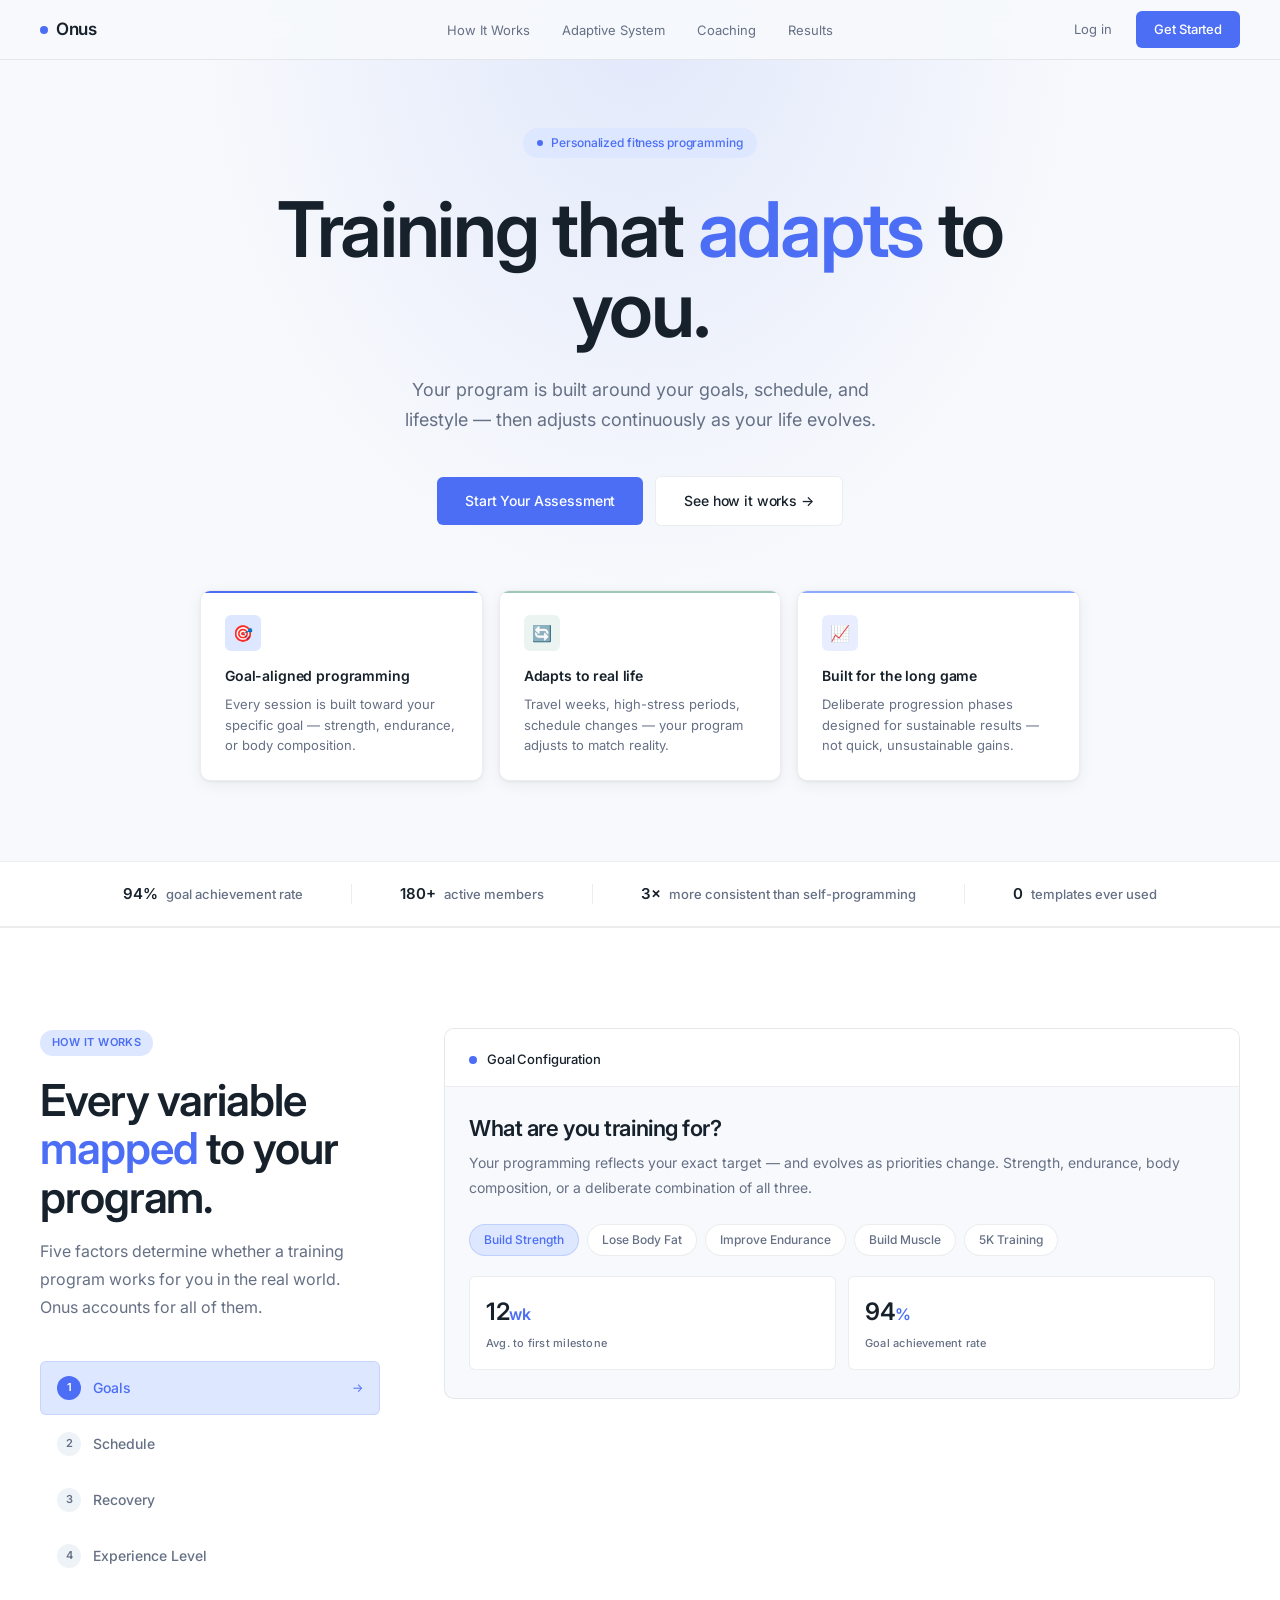
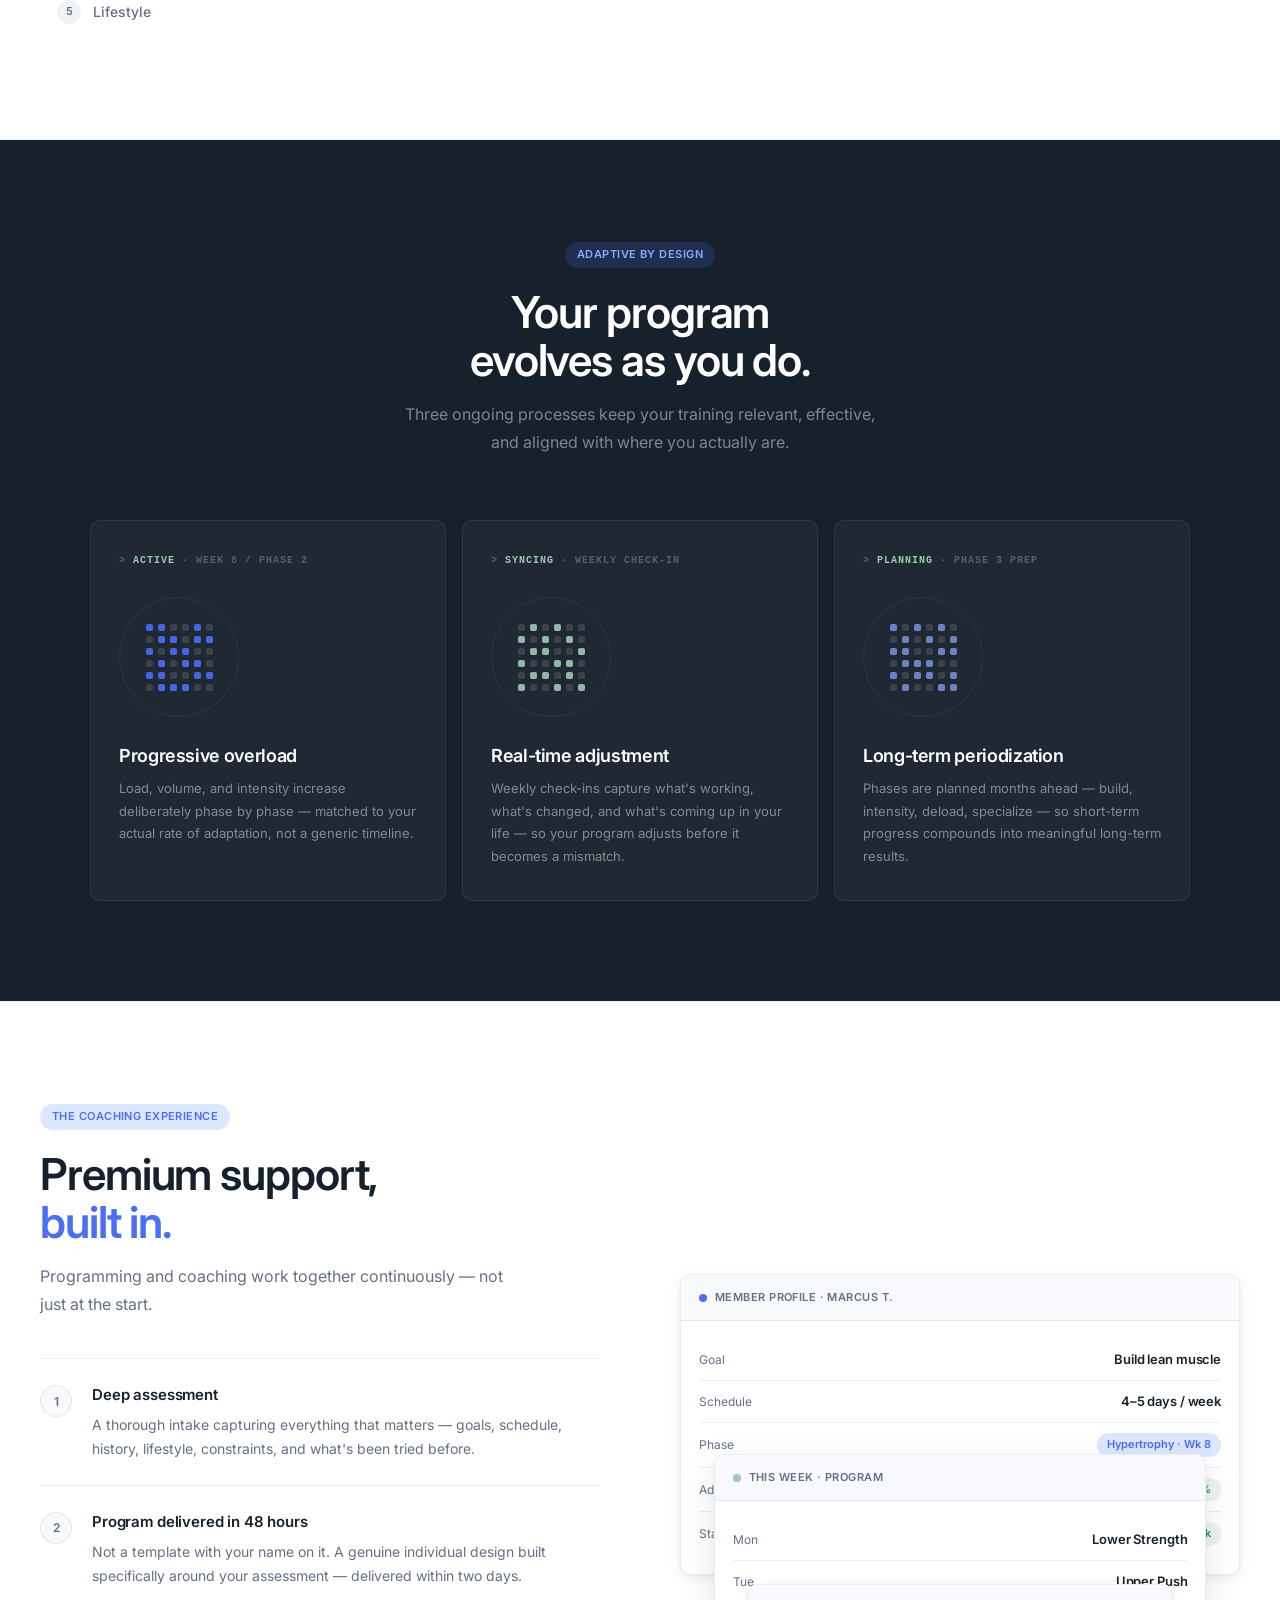
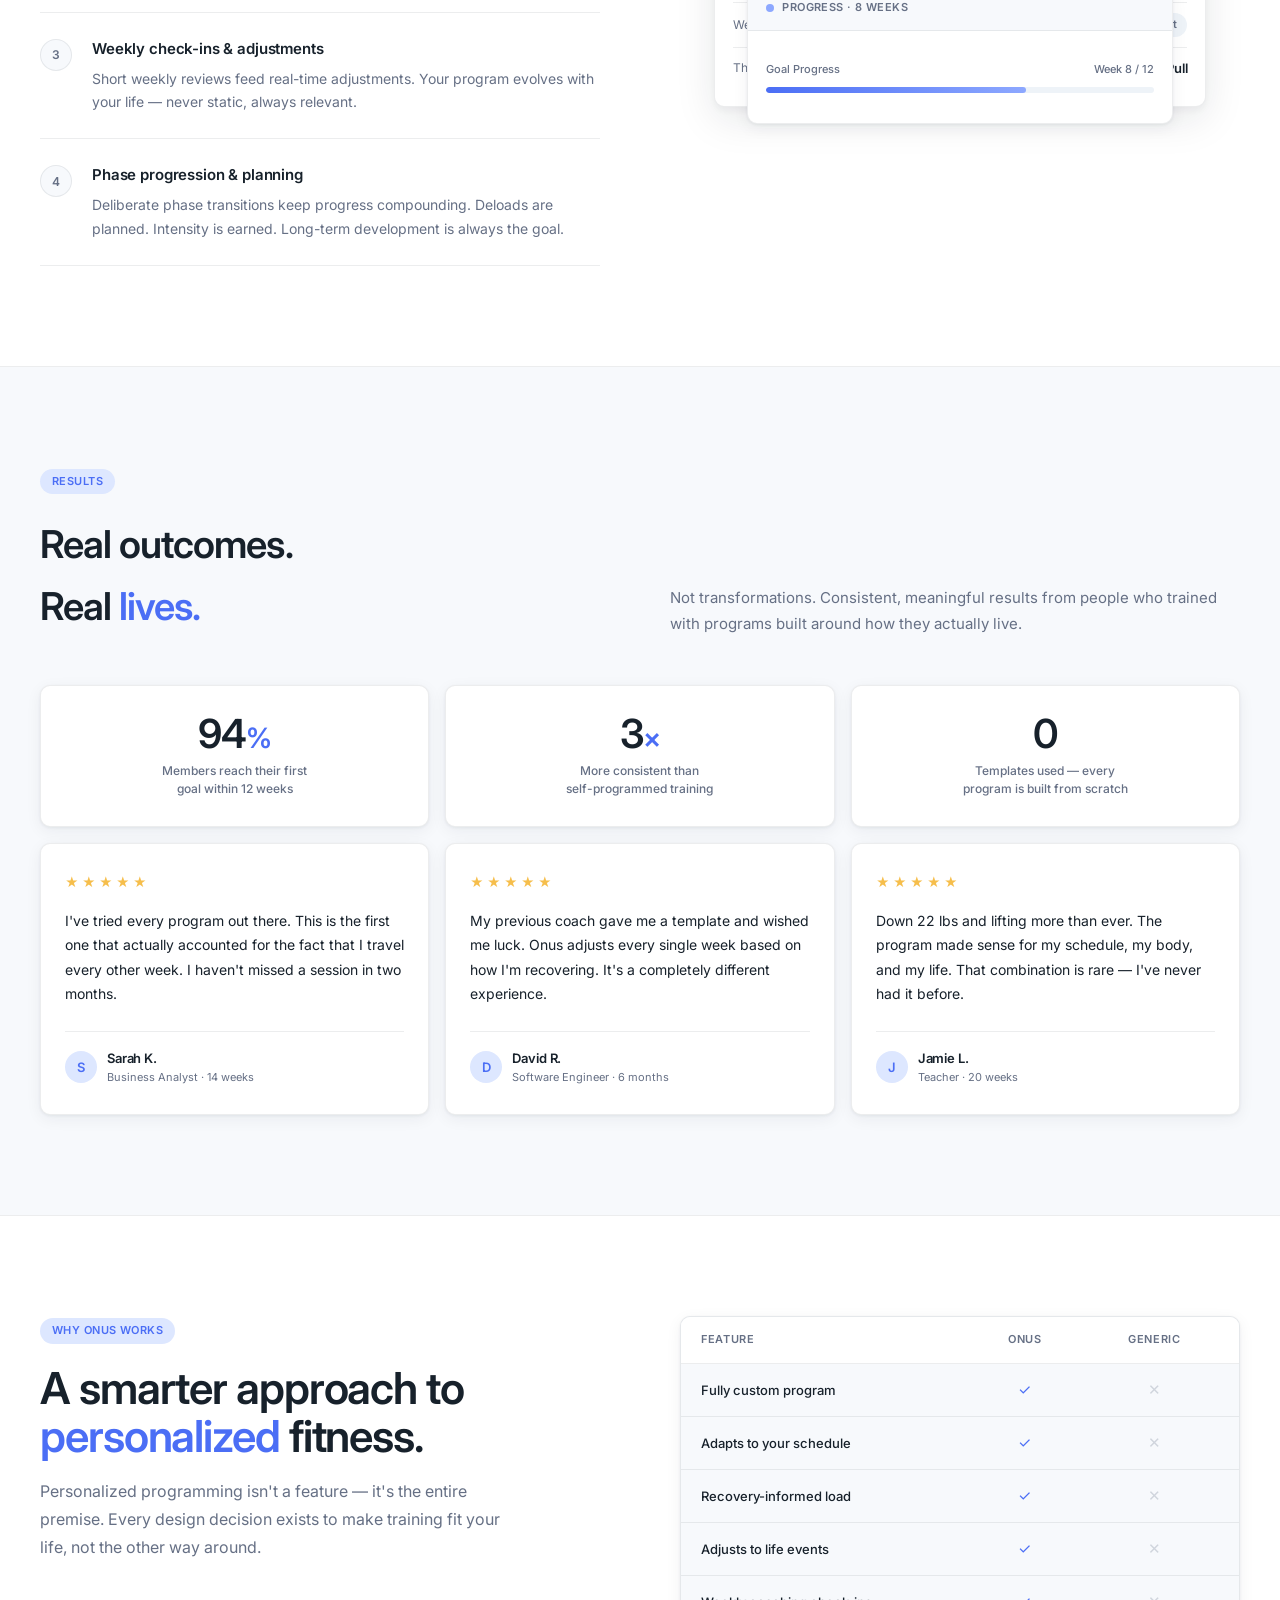
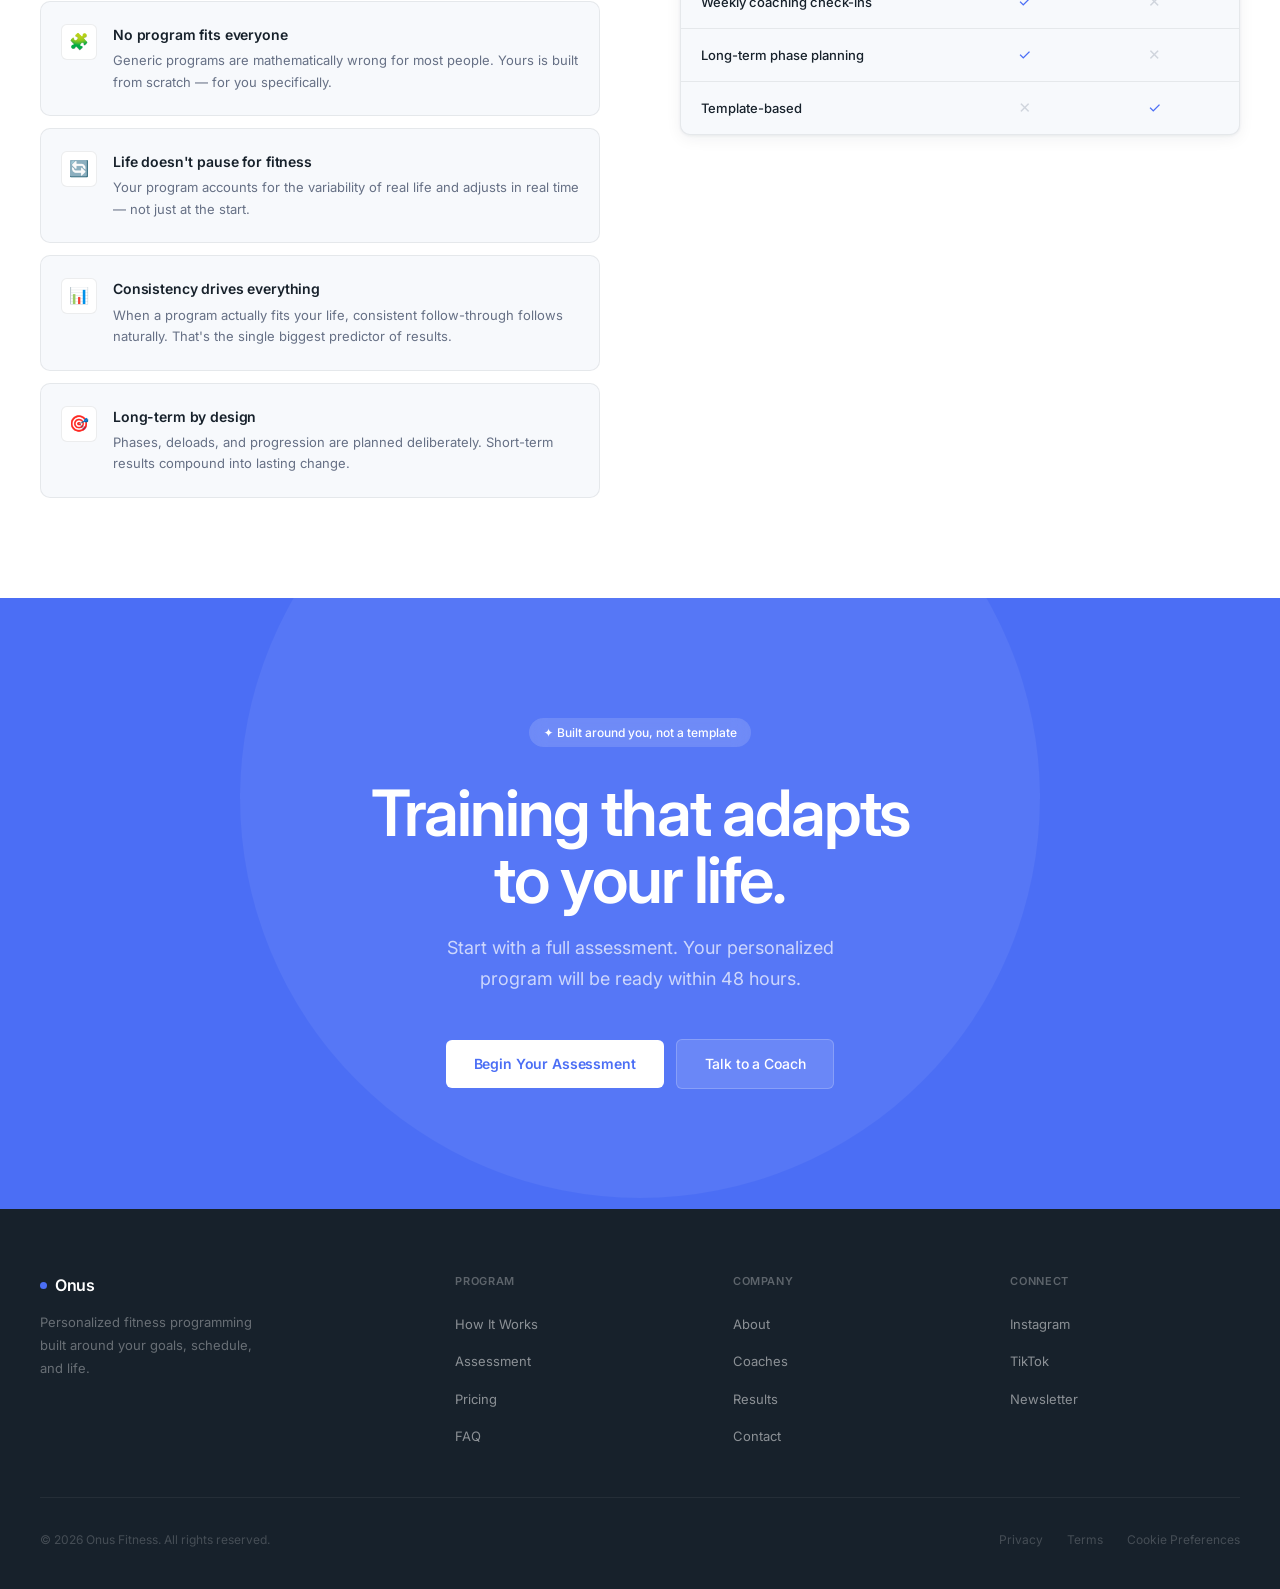
<file: v2-human-tech.html>
<!DOCTYPE html>
<html lang="en">
<head>
<meta charset="UTF-8">
<meta name="viewport" content="width=device-width, initial-scale=1.0">
<title>Onus — Training That Adapts to You</title>
<link rel="preconnect" href="https://fonts.googleapis.com">
<link href="https://fonts.googleapis.com/css2?family=Inter:wght@300;400;500;600&display=swap" rel="stylesheet">
<style>
*, *::before, *::after { box-sizing: border-box; margin: 0; padding: 0; }

:root {
  --bg:       #F7F9FC;
  --surface:  #FFFFFF;
  --surface2: #EEF3F8;
  --ink:      #17212B;
  --body:     #667085;
  --accent:   #4B6EF5;
  --accent2:  #8DA8FF;
  --hi:       #DDE7FF;
  --success:  #9CC8B5;
  --border:   rgba(23,33,43,0.08);
  --shadow:   0 1px 3px rgba(23,33,43,0.06), 0 4px 16px rgba(23,33,43,0.06);
  --shadow-lg:0 4px 6px rgba(23,33,43,0.04), 0 12px 40px rgba(23,33,43,0.10);
  --sans:     'Inter', system-ui, sans-serif;
  --r:        10px;
  --r-sm:     6px;
}

html { scroll-behavior: smooth; }

body {
  background: var(--bg);
  color: var(--ink);
  font-family: var(--sans);
  font-weight: 400;
  line-height: 1.6;
  overflow-x: hidden;
  -webkit-font-smoothing: antialiased;
}

/* ─── NAV ─── */
nav {
  position: fixed;
  top: 0; left: 0; right: 0;
  z-index: 300;
  height: 60px;
  display: flex;
  align-items: center;
  justify-content: space-between;
  padding: 0 40px;
  background: rgba(247,249,252,0.92);
  backdrop-filter: blur(20px);
  border-bottom: 1px solid var(--border);
}

.nav-logo {
  font-size: 17px;
  font-weight: 600;
  color: var(--ink);
  text-decoration: none;
  letter-spacing: -0.02em;
  display: flex;
  align-items: center;
  gap: 8px;
}

.nav-logo-dot {
  width: 8px; height: 8px;
  border-radius: 50%;
  background: var(--accent);
}

.nav-center {
  display: flex;
  gap: 4px;
  list-style: none;
  position: absolute;
  left: 50%; transform: translateX(-50%);
}

.nav-center a {
  font-size: 13px;
  font-weight: 400;
  color: var(--body);
  text-decoration: none;
  padding: 6px 14px;
  border-radius: var(--r-sm);
  transition: background 0.2s, color 0.2s;
}

.nav-center a:hover { background: var(--surface2); color: var(--ink); }

.nav-right { display: flex; align-items: center; gap: 10px; }

.nav-link {
  font-size: 13px; font-weight: 400;
  color: var(--body); text-decoration: none;
  padding: 7px 14px; border-radius: var(--r-sm);
  transition: color 0.2s;
}

.nav-link:hover { color: var(--ink); }

.nav-cta {
  background: var(--accent);
  color: #fff;
  padding: 8px 18px;
  border-radius: var(--r-sm);
  font-size: 13px;
  font-weight: 500;
  text-decoration: none;
  transition: opacity 0.2s, transform 0.15s;
  letter-spacing: -0.01em;
}

.nav-cta:hover { opacity: 0.88; transform: translateY(-1px); }

/* ─── HERO ─── */
#hero {
  padding: 128px 40px 80px;
  text-align: center;
  position: relative;
  overflow: hidden;
}

/* Webflow-style gradient bg */
.hero-glow {
  position: absolute;
  top: 0; left: 50%; transform: translateX(-50%);
  width: 900px; height: 600px;
  background: radial-gradient(ellipse at 50% 0%, rgba(75,110,245,0.12) 0%, transparent 70%);
  pointer-events: none;
}

.hero-badge {
  display: inline-flex;
  align-items: center;
  gap: 8px;
  background: var(--hi);
  color: var(--accent);
  padding: 5px 14px;
  border-radius: 100px;
  font-size: 12px;
  font-weight: 500;
  letter-spacing: -0.01em;
  margin-bottom: 32px;
  opacity: 0;
  animation: up 0.6s 0.1s forwards;
}

.hero-badge-dot {
  width: 6px; height: 6px;
  border-radius: 50%;
  background: var(--accent);
}

.hero-h1 {
  font-size: clamp(44px, 6vw, 80px);
  font-weight: 600;
  line-height: 1.05;
  letter-spacing: -0.03em;
  color: var(--ink);
  max-width: 800px;
  margin: 0 auto 24px;
  opacity: 0;
  animation: up 0.7s 0.2s forwards;
}

.hero-h1 span { color: var(--accent); }

.hero-sub {
  font-size: 18px;
  font-weight: 400;
  color: var(--body);
  max-width: 500px;
  margin: 0 auto 40px;
  line-height: 1.7;
  opacity: 0;
  animation: up 0.7s 0.35s forwards;
}

.hero-actions {
  display: flex;
  align-items: center;
  justify-content: center;
  gap: 12px;
  margin-bottom: 64px;
  opacity: 0;
  animation: up 0.7s 0.45s forwards;
}

.btn-primary {
  background: var(--accent);
  color: #fff;
  padding: 13px 28px;
  border-radius: var(--r-sm);
  font-size: 14px;
  font-weight: 500;
  text-decoration: none;
  letter-spacing: -0.01em;
  transition: opacity 0.2s, transform 0.15s;
  display: inline-block;
}

.btn-primary:hover { opacity: 0.88; transform: translateY(-1px); }

.btn-secondary {
  background: var(--surface);
  color: var(--ink);
  padding: 13px 28px;
  border-radius: var(--r-sm);
  font-size: 14px;
  font-weight: 500;
  text-decoration: none;
  letter-spacing: -0.01em;
  border: 1px solid var(--border);
  transition: background 0.2s, transform 0.15s;
  display: inline-block;
}

.btn-secondary:hover { background: var(--surface2); transform: translateY(-1px); }

/* Hero module cards — Attio/Webflow style */
.hero-modules {
  display: grid;
  grid-template-columns: repeat(3, 1fr);
  gap: 16px;
  max-width: 880px;
  margin: 0 auto;
  opacity: 0;
  animation: up 0.8s 0.6s forwards;
}

.hero-mod {
  background: var(--surface);
  border: 1px solid var(--border);
  border-radius: var(--r);
  padding: 24px;
  text-align: left;
  box-shadow: var(--shadow);
  position: relative;
  overflow: hidden;
  transition: box-shadow 0.25s, transform 0.25s;
}

.hero-mod:hover { box-shadow: var(--shadow-lg); transform: translateY(-2px); }

.hero-mod-accent {
  position: absolute;
  top: 0; left: 0; right: 0;
  height: 2px;
}

.hero-mod:nth-child(1) .hero-mod-accent { background: var(--accent); }
.hero-mod:nth-child(2) .hero-mod-accent { background: var(--success); }
.hero-mod:nth-child(3) .hero-mod-accent { background: var(--accent2); }

.hero-mod-icon {
  width: 36px; height: 36px;
  border-radius: var(--r-sm);
  display: flex; align-items: center; justify-content: center;
  font-size: 16px;
  margin-bottom: 14px;
}

.hero-mod:nth-child(1) .hero-mod-icon { background: var(--hi); }
.hero-mod:nth-child(2) .hero-mod-icon { background: rgba(156,200,181,0.2); }
.hero-mod:nth-child(3) .hero-mod-icon { background: rgba(141,168,255,0.2); }

.hero-mod-title {
  font-size: 14px; font-weight: 600;
  color: var(--ink); margin-bottom: 6px;
  letter-spacing: -0.01em;
}

.hero-mod-text {
  font-size: 13px; color: var(--body); line-height: 1.6;
}

/* ─── TRUST BAR ─── */
.trust-bar {
  background: var(--surface);
  border-top: 1px solid var(--border);
  border-bottom: 1px solid var(--border);
  padding: 20px 40px;
  display: flex;
  align-items: center;
  justify-content: center;
  gap: 48px;
}

.trust-item {
  display: flex;
  align-items: center;
  gap: 8px;
  font-size: 13px;
  font-weight: 500;
  color: var(--body);
}

.trust-num {
  font-size: 15px;
  font-weight: 600;
  color: var(--ink);
}

.trust-sep {
  width: 1px; height: 20px;
  background: var(--border);
}

/* ─── SECTION BASE ─── */
section { padding: 100px 40px; }

.section-tag {
  display: inline-flex;
  align-items: center;
  gap: 6px;
  background: var(--hi);
  color: var(--accent);
  padding: 4px 12px;
  border-radius: 100px;
  font-size: 11px;
  font-weight: 600;
  letter-spacing: 0.04em;
  text-transform: uppercase;
  margin-bottom: 20px;
}

.section-h {
  font-size: clamp(28px, 3.5vw, 44px);
  font-weight: 600;
  line-height: 1.1;
  letter-spacing: -0.025em;
  color: var(--ink);
  margin-bottom: 16px;
}

.section-h span { color: var(--accent); }

.section-sub {
  font-size: 16px;
  color: var(--body);
  line-height: 1.75;
  max-width: 480px;
}

/* ─── PERSONALIZATION ─── */
#personalization {
  background: var(--surface);
  border-top: 1px solid var(--border);
  border-bottom: 1px solid var(--border);
}

.personal-layout {
  display: grid;
  grid-template-columns: 340px 1fr;
  gap: 64px;
  align-items: start;
}

.personal-left {}

/* Airtable-style tab list */
.tab-list {
  margin-top: 40px;
  display: flex;
  flex-direction: column;
  gap: 2px;
}

.tab-item {
  display: flex;
  align-items: center;
  gap: 12px;
  padding: 14px 16px;
  border-radius: var(--r-sm);
  cursor: pointer;
  transition: background 0.2s;
  border: 1px solid transparent;
}

.tab-item:hover { background: var(--bg); }

.tab-item.active {
  background: var(--hi);
  border-color: rgba(75,110,245,0.15);
}

.tab-item-num {
  width: 24px; height: 24px;
  border-radius: 50%;
  display: flex; align-items: center; justify-content: center;
  font-size: 11px; font-weight: 600;
  background: var(--surface2);
  color: var(--body);
  flex-shrink: 0;
  transition: background 0.2s, color 0.2s;
}

.tab-item.active .tab-item-num {
  background: var(--accent);
  color: #fff;
}

.tab-item-label {
  font-size: 14px; font-weight: 500;
  color: var(--body);
  transition: color 0.2s;
}

.tab-item.active .tab-item-label { color: var(--accent); }

.tab-item-arrow {
  margin-left: auto;
  color: var(--body);
  font-size: 12px;
  opacity: 0;
  transition: opacity 0.2s;
}

.tab-item.active .tab-item-arrow { opacity: 1; color: var(--accent); }

/* Tab panels */
.tab-panels { }

.tab-panel { display: none; }
.tab-panel.active { display: block; }

.panel-card {
  background: var(--bg);
  border: 1px solid var(--border);
  border-radius: var(--r);
  overflow: hidden;
}

.panel-card-header {
  padding: 20px 24px 16px;
  border-bottom: 1px solid var(--border);
  background: var(--surface);
  display: flex;
  align-items: center;
  gap: 10px;
}

.panel-card-dot {
  width: 8px; height: 8px; border-radius: 50%;
}

.panel-card-title {
  font-size: 13px; font-weight: 500;
  color: var(--ink); letter-spacing: -0.01em;
}

.panel-body {
  padding: 28px 24px;
}

.panel-h {
  font-size: 22px; font-weight: 600;
  color: var(--ink); letter-spacing: -0.02em;
  margin-bottom: 10px; line-height: 1.2;
}

.panel-p {
  font-size: 14px; color: var(--body);
  line-height: 1.75; margin-bottom: 24px;
}

.panel-chips {
  display: flex; flex-wrap: wrap; gap: 8px;
}

.chip {
  background: var(--surface);
  border: 1px solid var(--border);
  border-radius: 100px;
  padding: 5px 14px;
  font-size: 12px; font-weight: 500;
  color: var(--body);
}

.chip.hi {
  background: var(--hi);
  border-color: rgba(75,110,245,0.2);
  color: var(--accent);
}

.panel-metric-row {
  display: grid; grid-template-columns: 1fr 1fr; gap: 12px;
  margin-top: 20px;
}

.panel-metric {
  background: var(--surface);
  border: 1px solid var(--border);
  border-radius: var(--r-sm);
  padding: 16px;
}

.panel-metric-val {
  font-size: 24px; font-weight: 600;
  color: var(--ink); letter-spacing: -0.02em;
  margin-bottom: 4px;
}

.panel-metric-val span { color: var(--accent); font-size: 16px; }

.panel-metric-label {
  font-size: 11px; color: var(--body);
  font-weight: 500; letter-spacing: 0.02em;
}

/* ─── ADAPTIVE SYSTEM ─── */
#adaptive {
  background: var(--ink);
  padding: 100px 40px;
}

.adaptive-header {
  text-align: center;
  margin-bottom: 64px;
}

.adaptive-header .section-tag {
  background: rgba(75,110,245,0.18);
  color: var(--accent2);
}

.adaptive-header .section-h { color: #fff; max-width: 560px; margin: 0 auto 16px; }
.adaptive-header .section-sub { color: rgba(255,255,255,0.45); margin: 0 auto; }

/* Retool-style cards on dark */
.adaptive-grid {
  display: grid;
  grid-template-columns: repeat(3, 1fr);
  gap: 16px;
  max-width: 1100px;
  margin: 0 auto;
}

.adaptive-card {
  background: rgba(255,255,255,0.04);
  border: 1px solid rgba(255,255,255,0.08);
  border-radius: var(--r);
  padding: 32px 28px;
  position: relative;
  overflow: hidden;
  transition: background 0.3s, border-color 0.3s;
}

.adaptive-card:hover {
  background: rgba(255,255,255,0.07);
  border-color: rgba(75,110,245,0.3);
}

.adaptive-card-status {
  font-size: 10px; font-weight: 600;
  letter-spacing: 0.1em; text-transform: uppercase;
  color: rgba(255,255,255,0.25);
  margin-bottom: 28px;
  font-family: monospace;
}

.adaptive-card-status span { color: var(--success); }

/* Retool-style visual dots */
.adaptive-visual {
  width: 100%; aspect-ratio: 1;
  border-radius: 50%;
  border: 1px solid rgba(255,255,255,0.06);
  display: flex; align-items: center; justify-content: center;
  margin-bottom: 28px;
  position: relative;
  max-width: 120px;
}

.dot-grid {
  display: grid; grid-template-columns: repeat(6,1fr); gap: 5px;
}

.dot-grid span {
  width: 7px; height: 7px; border-radius: 2px;
  background: rgba(255,255,255,0.12);
}

.dot-grid span.lit-blue  { background: var(--accent); opacity: 0.9; }
.dot-grid span.lit-green { background: var(--success); opacity: 0.9; }
.dot-grid span.lit-soft  { background: var(--accent2); opacity: 0.7; }

.adaptive-card-title {
  font-size: 18px; font-weight: 600;
  color: #fff; letter-spacing: -0.02em;
  margin-bottom: 10px; line-height: 1.2;
}

.adaptive-card-text {
  font-size: 13px; color: rgba(255,255,255,0.45);
  line-height: 1.75;
}

/* ─── COACHING ─── */
#coaching {
  background: var(--surface);
  border-top: 1px solid var(--border);
  border-bottom: 1px solid var(--border);
}

.coaching-layout {
  display: grid;
  grid-template-columns: 1fr 1fr;
  gap: 80px;
  align-items: center;
}

.coaching-steps {
  display: flex;
  flex-direction: column;
  gap: 0;
  margin-top: 40px;
}

.coaching-step {
  display: flex;
  gap: 20px;
  padding: 24px 0;
  border-bottom: 1px solid var(--border);
  cursor: default;
}

.coaching-step:first-child { border-top: 1px solid var(--border); }

.coaching-step-n {
  width: 32px; height: 32px;
  border-radius: 50%;
  background: var(--bg);
  border: 1px solid var(--border);
  display: flex; align-items: center; justify-content: center;
  font-size: 12px; font-weight: 600;
  color: var(--body);
  flex-shrink: 0;
  margin-top: 2px;
  transition: background 0.25s, border-color 0.25s, color 0.25s;
}

.coaching-step:hover .coaching-step-n {
  background: var(--hi);
  border-color: rgba(75,110,245,0.3);
  color: var(--accent);
}

.coaching-step-title {
  font-size: 15px; font-weight: 600;
  color: var(--ink); letter-spacing: -0.01em;
  margin-bottom: 6px;
}

.coaching-step-text {
  font-size: 14px; color: var(--body); line-height: 1.7;
}

/* Coaching right — floating card stack */
.coaching-right {}

.card-stack {
  position: relative;
  height: 420px;
}

.stack-card {
  position: absolute;
  background: var(--surface);
  border: 1px solid var(--border);
  border-radius: var(--r);
  box-shadow: var(--shadow);
  overflow: hidden;
}

.stack-card:nth-child(1) {
  width: 100%; left: 0; top: 0;
}

.stack-card:nth-child(2) {
  width: 88%; left: 6%; top: 180px;
  box-shadow: var(--shadow-lg);
}

.stack-card:nth-child(3) {
  width: 76%; left: 12%; top: 310px;
}

.scard-header {
  padding: 14px 18px;
  border-bottom: 1px solid var(--border);
  display: flex; align-items: center; gap: 8px;
  background: var(--bg);
}

.scard-dot {
  width: 8px; height: 8px; border-radius: 50%;
}

.scard-label {
  font-size: 11px; font-weight: 600;
  color: var(--body); letter-spacing: 0.04em;
  text-transform: uppercase;
}

.scard-body { padding: 18px; }

.scard-row {
  display: flex; justify-content: space-between; align-items: center;
  padding: 10px 0;
  border-bottom: 1px solid var(--border);
}

.scard-row:last-child { border-bottom: none; }

.scard-key { font-size: 12px; color: var(--body); }

.scard-val {
  font-size: 13px; font-weight: 600; color: var(--ink);
  letter-spacing: -0.01em;
}

.scard-badge {
  font-size: 11px; font-weight: 600;
  padding: 3px 10px; border-radius: 100px;
}

.badge-blue { background: var(--hi); color: var(--accent); }
.badge-green { background: rgba(156,200,181,0.2); color: #3a8a6e; }
.badge-gray { background: var(--surface2); color: var(--body); }

.progress-row { padding: 12px 0; }

.progress-label-row {
  display: flex; justify-content: space-between;
  font-size: 11px; color: var(--body);
  margin-bottom: 8px; font-weight: 500;
}

.prog-track {
  height: 6px; background: var(--surface2);
  border-radius: 100px; overflow: hidden;
}

.prog-fill {
  height: 100%; border-radius: 100px;
  background: linear-gradient(90deg, var(--accent), var(--accent2));
}

/* ─── TESTIMONIALS ─── */
#testimonials { background: var(--bg); }

.test-top {
  display: grid; grid-template-columns: 1fr 1fr;
  gap: 60px; align-items: end;
  margin-bottom: 48px;
}

.test-h { font-size: clamp(28px, 3vw, 40px); font-weight: 600; letter-spacing: -0.025em; color: var(--ink); }
.test-h span { color: var(--accent); }

.test-sub { font-size: 15px; color: var(--body); line-height: 1.75; }

/* Attio-style stats + cards */
.test-stat-row {
  display: grid; grid-template-columns: repeat(3,1fr);
  gap: 16px; margin-bottom: 16px;
}

.test-stat {
  background: var(--surface);
  border: 1px solid var(--border);
  border-radius: var(--r);
  padding: 28px 24px;
  text-align: center;
  box-shadow: var(--shadow);
  transition: box-shadow 0.25s, transform 0.25s;
}

.test-stat:hover { box-shadow: var(--shadow-lg); transform: translateY(-2px); }

.test-stat-num {
  font-size: 40px; font-weight: 600;
  color: var(--ink); letter-spacing: -0.03em;
  line-height: 1; margin-bottom: 8px;
}

.test-stat-num span { color: var(--accent); font-size: 28px; }

.test-stat-label {
  font-size: 12px; color: var(--body);
  font-weight: 500; line-height: 1.5;
}

.tcards {
  display: grid; grid-template-columns: repeat(3,1fr); gap: 16px;
}

.tcard {
  background: var(--surface);
  border: 1px solid var(--border);
  border-radius: var(--r);
  padding: 28px 24px;
  box-shadow: var(--shadow);
  transition: box-shadow 0.25s, transform 0.25s;
}

.tcard:hover { box-shadow: var(--shadow-lg); transform: translateY(-3px); }

.tcard-stars {
  display: flex; gap: 3px; margin-bottom: 16px;
}

.tcard-stars span { color: #F6BE4B; font-size: 13px; }

.tcard-q {
  font-size: 14px; color: var(--ink);
  line-height: 1.75; margin-bottom: 24px;
  font-weight: 400;
}

.tcard-divider { height: 1px; background: var(--border); margin-bottom: 16px; }

.tcard-author { display: flex; align-items: center; gap: 10px; }

.tcard-av {
  width: 32px; height: 32px; border-radius: 50%;
  background: var(--hi);
  display: flex; align-items: center; justify-content: center;
  font-size: 13px; font-weight: 600; color: var(--accent);
}

.tcard-name { font-size: 13px; font-weight: 600; color: var(--ink); letter-spacing: -0.01em; }
.tcard-detail { font-size: 11px; color: var(--body); }

/* ─── WHY ONUS ─── */
#why { background: var(--surface); border-top: 1px solid var(--border); }

.why-layout {
  display: grid; grid-template-columns: 1fr 1fr; gap: 80px; align-items: start;
}

.why-cards {
  display: flex; flex-direction: column; gap: 12px; margin-top: 40px;
}

.why-card {
  background: var(--bg);
  border: 1px solid var(--border);
  border-radius: var(--r);
  padding: 22px 20px;
  display: flex; gap: 16px; align-items: flex-start;
  transition: border-color 0.25s, background 0.25s, transform 0.2s;
}

.why-card:hover {
  border-color: rgba(75,110,245,0.3);
  background: var(--hi);
  transform: translateX(4px);
}

.why-card-icon {
  width: 36px; height: 36px; border-radius: var(--r-sm);
  background: var(--surface);
  border: 1px solid var(--border);
  display: flex; align-items: center; justify-content: center;
  font-size: 16px; flex-shrink: 0;
  transition: background 0.25s, border-color 0.25s;
}

.why-card:hover .why-card-icon {
  background: var(--accent);
  border-color: transparent;
}

.why-card-title { font-size: 14px; font-weight: 600; color: var(--ink); margin-bottom: 4px; letter-spacing: -0.01em; }
.why-card-text  { font-size: 13px; color: var(--body); line-height: 1.65; }

/* Right — comparison table Retool-style */
.compare-table {
  background: var(--bg);
  border: 1px solid var(--border);
  border-radius: var(--r);
  overflow: hidden;
  box-shadow: var(--shadow);
}

.compare-header {
  display: grid; grid-template-columns: 2fr 1fr 1fr;
  padding: 14px 20px;
  background: var(--surface);
  border-bottom: 1px solid var(--border);
}

.compare-header span { font-size: 11px; font-weight: 600; color: var(--body); letter-spacing: 0.06em; text-transform: uppercase; text-align: center; }
.compare-header span:first-child { text-align: left; }

.compare-row {
  display: grid; grid-template-columns: 2fr 1fr 1fr;
  padding: 14px 20px;
  border-bottom: 1px solid var(--border);
  align-items: center;
  transition: background 0.2s;
}

.compare-row:last-child { border-bottom: none; }
.compare-row:hover { background: var(--surface); }

.compare-row-label { font-size: 13px; color: var(--ink); font-weight: 500; }

.compare-cell { text-align: center; font-size: 15px; }

.check { color: var(--accent); }
.cross { color: #D0D5DD; }

/* ─── FINAL CTA ─── */
#cta {
  background: var(--accent);
  padding: 120px 40px;
  text-align: center;
  position: relative;
  overflow: hidden;
}

#cta::before {
  content: '';
  position: absolute;
  top: -200px; left: 50%; transform: translateX(-50%);
  width: 800px; height: 800px;
  border-radius: 50%;
  background: rgba(255,255,255,0.06);
  pointer-events: none;
}

.cta-inner { position: relative; z-index: 1; }

.cta-badge {
  display: inline-flex; align-items: center; gap: 8px;
  background: rgba(255,255,255,0.15);
  color: #fff; padding: 5px 14px;
  border-radius: 100px;
  font-size: 12px; font-weight: 500;
  margin-bottom: 32px;
  backdrop-filter: blur(8px);
}

.cta-h {
  font-size: clamp(36px, 5vw, 64px);
  font-weight: 600;
  letter-spacing: -0.03em;
  color: #fff;
  line-height: 1.05;
  margin-bottom: 20px;
}

.cta-sub {
  font-size: 18px; color: rgba(255,255,255,0.7);
  max-width: 440px; margin: 0 auto 44px;
  line-height: 1.7;
}

.cta-btns {
  display: flex; align-items: center; justify-content: center; gap: 12px;
}

.btn-white {
  background: #fff; color: var(--accent);
  padding: 13px 28px;
  border-radius: var(--r-sm);
  font-size: 14px; font-weight: 600;
  text-decoration: none;
  letter-spacing: -0.01em;
  transition: opacity 0.2s, transform 0.15s;
  display: inline-block;
}

.btn-white:hover { opacity: 0.9; transform: translateY(-2px); }

.btn-ghost-white {
  background: rgba(255,255,255,0.12);
  color: #fff;
  padding: 13px 28px;
  border-radius: var(--r-sm);
  border: 1px solid rgba(255,255,255,0.2);
  font-size: 14px; font-weight: 500;
  text-decoration: none;
  letter-spacing: -0.01em;
  transition: background 0.2s;
  display: inline-block;
}

.btn-ghost-white:hover { background: rgba(255,255,255,0.2); }

/* ─── FOOTER ─── */
footer {
  background: var(--ink);
  padding: 64px 40px 40px;
}

.footer-top {
  display: grid; grid-template-columns: 1.6fr 1fr 1fr 1fr;
  gap: 48px; padding-bottom: 48px;
  border-bottom: 1px solid rgba(255,255,255,0.06);
  margin-bottom: 32px;
}

.footer-logo {
  font-size: 16px; font-weight: 600;
  color: #fff; margin-bottom: 12px;
  letter-spacing: -0.02em;
  display: flex; align-items: center; gap: 8px;
}

.footer-logo-dot {
  width: 7px; height: 7px; border-radius: 50%;
  background: var(--accent);
}

.footer-desc { font-size: 13px; color: rgba(255,255,255,0.35); line-height: 1.8; max-width: 220px; }

.footer-col-h { font-size: 11px; font-weight: 600; letter-spacing: 0.06em; text-transform: uppercase; color: rgba(255,255,255,0.3); margin-bottom: 20px; }

.footer-links { list-style: none; display: flex; flex-direction: column; gap: 12px; }

.footer-links a { font-size: 13px; color: rgba(255,255,255,0.5); text-decoration: none; transition: color 0.2s; }
.footer-links a:hover { color: rgba(255,255,255,0.85); }

.footer-bottom {
  display: flex; justify-content: space-between; align-items: center;
}

.footer-copy { font-size: 12px; color: rgba(255,255,255,0.2); }

.footer-legal { display: flex; gap: 24px; }
.footer-legal a { font-size: 12px; color: rgba(255,255,255,0.2); text-decoration: none; transition: color 0.2s; }
.footer-legal a:hover { color: rgba(255,255,255,0.5); }

/* ─── ANIMATIONS ─── */
@keyframes up {
  from { opacity: 0; transform: translateY(24px); }
  to   { opacity: 1; transform: translateY(0); }
}

.reveal {
  opacity: 0; transform: translateY(28px);
  transition: opacity 0.7s cubic-bezier(.16,1,.3,1), transform 0.7s cubic-bezier(.16,1,.3,1);
}

.reveal.in { opacity: 1; transform: none; }
.reveal.d1 { transition-delay: 0.08s; }
.reveal.d2 { transition-delay: 0.16s; }
.reveal.d3 { transition-delay: 0.24s; }
</style>
</head>
<body>

<!-- NAV -->
<nav>
  <a href="#" class="nav-logo">
    <span class="nav-logo-dot"></span>Onus
  </a>
  <ul class="nav-center">
    <li><a href="#personalization">How It Works</a></li>
    <li><a href="#adaptive">Adaptive System</a></li>
    <li><a href="#coaching">Coaching</a></li>
    <li><a href="#testimonials">Results</a></li>
  </ul>
  <div class="nav-right">
    <a href="#" class="nav-link">Log in</a>
    <a href="#cta" class="nav-cta">Get Started</a>
  </div>
</nav>

<!-- HERO -->
<section id="hero">
  <div class="hero-glow"></div>
  <div class="hero-badge"><span class="hero-badge-dot"></span> Personalized fitness programming</div>
  <h1 class="hero-h1">Training that <span>adapts</span> to you.</h1>
  <p class="hero-sub">Your program is built around your goals, schedule, and lifestyle — then adjusts continuously as your life evolves.</p>
  <div class="hero-actions">
    <a href="#cta" class="btn-primary">Start Your Assessment</a>
    <a href="#personalization" class="btn-secondary">See how it works →</a>
  </div>
  <div class="hero-modules">
    <div class="hero-mod">
      <div class="hero-mod-accent"></div>
      <div class="hero-mod-icon">🎯</div>
      <div class="hero-mod-title">Goal-aligned programming</div>
      <p class="hero-mod-text">Every session is built toward your specific goal — strength, endurance, or body composition.</p>
    </div>
    <div class="hero-mod">
      <div class="hero-mod-accent"></div>
      <div class="hero-mod-icon">🔄</div>
      <div class="hero-mod-title">Adapts to real life</div>
      <p class="hero-mod-text">Travel weeks, high-stress periods, schedule changes — your program adjusts to match reality.</p>
    </div>
    <div class="hero-mod">
      <div class="hero-mod-accent"></div>
      <div class="hero-mod-icon">📈</div>
      <div class="hero-mod-title">Built for the long game</div>
      <p class="hero-mod-text">Deliberate progression phases designed for sustainable results — not quick, unsustainable gains.</p>
    </div>
  </div>
</section>

<!-- TRUST BAR -->
<div class="trust-bar">
  <div class="trust-item"><span class="trust-num">94%</span> goal achievement rate</div>
  <div class="trust-sep"></div>
  <div class="trust-item"><span class="trust-num">180+</span> active members</div>
  <div class="trust-sep"></div>
  <div class="trust-item"><span class="trust-num">3×</span> more consistent than self-programming</div>
  <div class="trust-sep"></div>
  <div class="trust-item"><span class="trust-num">0</span> templates ever used</div>
</div>

<!-- PERSONALIZATION -->
<section id="personalization">
  <div class="personal-layout">
    <div class="personal-left reveal">
      <div class="section-tag">How it works</div>
      <h2 class="section-h">Every variable<br><span>mapped</span> to your program.</h2>
      <p class="section-sub">Five factors determine whether a training program works for you in the real world. Onus accounts for all of them.</p>
      <div class="tab-list">
        <div class="tab-item active" data-tab="goals">
          <span class="tab-item-num">1</span>
          <span class="tab-item-label">Goals</span>
          <span class="tab-item-arrow">→</span>
        </div>
        <div class="tab-item" data-tab="schedule">
          <span class="tab-item-num">2</span>
          <span class="tab-item-label">Schedule</span>
          <span class="tab-item-arrow">→</span>
        </div>
        <div class="tab-item" data-tab="recovery">
          <span class="tab-item-num">3</span>
          <span class="tab-item-label">Recovery</span>
          <span class="tab-item-arrow">→</span>
        </div>
        <div class="tab-item" data-tab="experience">
          <span class="tab-item-num">4</span>
          <span class="tab-item-label">Experience Level</span>
          <span class="tab-item-arrow">→</span>
        </div>
        <div class="tab-item" data-tab="lifestyle">
          <span class="tab-item-num">5</span>
          <span class="tab-item-label">Lifestyle</span>
          <span class="tab-item-arrow">→</span>
        </div>
      </div>
    </div>

    <div class="tab-panels reveal d1">

      <div class="tab-panel active" id="panel-goals">
        <div class="panel-card">
          <div class="panel-card-header">
            <span class="panel-card-dot" style="background:var(--accent)"></span>
            <span class="panel-card-title">Goal Configuration</span>
          </div>
          <div class="panel-body">
            <div class="panel-h">What are you training for?</div>
            <p class="panel-p">Your programming reflects your exact target — and evolves as priorities change. Strength, endurance, body composition, or a deliberate combination of all three.</p>
            <div class="panel-chips">
              <span class="chip hi">Build Strength</span>
              <span class="chip">Lose Body Fat</span>
              <span class="chip">Improve Endurance</span>
              <span class="chip">Build Muscle</span>
              <span class="chip">5K Training</span>
            </div>
            <div class="panel-metric-row">
              <div class="panel-metric">
                <div class="panel-metric-val">12<span>wk</span></div>
                <div class="panel-metric-label">Avg. to first milestone</div>
              </div>
              <div class="panel-metric">
                <div class="panel-metric-val">94<span>%</span></div>
                <div class="panel-metric-label">Goal achievement rate</div>
              </div>
            </div>
          </div>
        </div>
      </div>

      <div class="tab-panel" id="panel-schedule">
        <div class="panel-card">
          <div class="panel-card-header">
            <span class="panel-card-dot" style="background:var(--success)"></span>
            <span class="panel-card-title">Schedule Mapping</span>
          </div>
          <div class="panel-body">
            <div class="panel-h">Fits your actual week.</div>
            <p class="panel-p">3 days or 5, mornings or evenings, gym or home — your program is built around how your week actually looks, not an idealized version of it.</p>
            <div class="panel-chips">
              <span class="chip hi">3 Days / Week</span>
              <span class="chip">4 Days / Week</span>
              <span class="chip">5 Days / Week</span>
              <span class="chip">Morning</span>
              <span class="chip">Lunch</span>
              <span class="chip">Evening</span>
            </div>
            <div class="panel-metric-row">
              <div class="panel-metric">
                <div class="panel-metric-val">3×</div>
                <div class="panel-metric-label">More consistent adherence</div>
              </div>
              <div class="panel-metric">
                <div class="panel-metric-val">0</div>
                <div class="panel-metric-label">Missed weeks due to scheduling</div>
              </div>
            </div>
          </div>
        </div>
      </div>

      <div class="tab-panel" id="panel-recovery">
        <div class="panel-card">
          <div class="panel-card-header">
            <span class="panel-card-dot" style="background:var(--accent2)"></span>
            <span class="panel-card-title">Recovery Intelligence</span>
          </div>
          <div class="panel-body">
            <div class="panel-h">Intensity adapts to recovery.</div>
            <p class="panel-p">Sleep quality, stress load, and training history are factored in. High-demand weeks get adjusted load. Recovery is treated as part of training, not a break from it.</p>
            <div class="panel-chips">
              <span class="chip hi">Sleep Tracking</span>
              <span class="chip">Stress Load</span>
              <span class="chip">Weekly Deloads</span>
              <span class="chip">Injury History</span>
            </div>
            <div class="progress-row">
              <div class="progress-label-row"><span>Recovery Score</span><span>Good week</span></div>
              <div class="prog-track"><div class="prog-fill" style="width:82%"></div></div>
            </div>
            <div class="progress-row">
              <div class="progress-label-row"><span>Adjusted Load</span><span>Optimal</span></div>
              <div class="prog-track"><div class="prog-fill" style="width:75%"></div></div>
            </div>
          </div>
        </div>
      </div>

      <div class="tab-panel" id="panel-experience">
        <div class="panel-card">
          <div class="panel-card-header">
            <span class="panel-card-dot" style="background:#F6BE4B"></span>
            <span class="panel-card-title">Experience Calibration</span>
          </div>
          <div class="panel-body">
            <div class="panel-h">Starts exactly where you are.</div>
            <p class="panel-p">Whether you're beginning for the first time or returning after years away, the entry point is calibrated precisely — so day one is productive, not overwhelming.</p>
            <div class="panel-chips">
              <span class="chip hi">Beginner</span>
              <span class="chip">Intermediate</span>
              <span class="chip">Advanced</span>
              <span class="chip">Return from Injury</span>
            </div>
            <div class="panel-metric-row">
              <div class="panel-metric">
                <div class="panel-metric-val">48<span>hr</span></div>
                <div class="panel-metric-label">Program delivery time</div>
              </div>
              <div class="panel-metric">
                <div class="panel-metric-val">100<span>%</span></div>
                <div class="panel-metric-label">Custom, never templated</div>
              </div>
            </div>
          </div>
        </div>
      </div>

      <div class="tab-panel" id="panel-lifestyle">
        <div class="panel-card">
          <div class="panel-card-header">
            <span class="panel-card-dot" style="background:var(--success)"></span>
            <span class="panel-card-title">Lifestyle Integration</span>
          </div>
          <div class="panel-body">
            <div class="panel-h">Works around your life.</div>
            <p class="panel-p">Travel frequency, equipment access, dietary approach, work demands — nothing relevant is ignored. Your program is designed around the full picture of how you actually live.</p>
            <div class="panel-chips">
              <span class="chip hi">Frequent Travel</span>
              <span class="chip">Home Gym</span>
              <span class="chip">Shift Work</span>
              <span class="chip">Parent</span>
              <span class="chip">Remote Worker</span>
            </div>
            <div class="panel-metric-row">
              <div class="panel-metric">
                <div class="panel-metric-val">∞</div>
                <div class="panel-metric-label">Program variations possible</div>
              </div>
              <div class="panel-metric">
                <div class="panel-metric-val">1</div>
                <div class="panel-metric-label">Program built just for you</div>
              </div>
            </div>
          </div>
        </div>
      </div>

    </div>
  </div>
</section>

<!-- ADAPTIVE SYSTEM -->
<section id="adaptive">
  <div class="adaptive-header reveal">
    <div class="section-tag">Adaptive by design</div>
    <h2 class="section-h">Your program<br>evolves as you do.</h2>
    <p class="section-sub">Three ongoing processes keep your training relevant, effective, and aligned with where you actually are.</p>
  </div>
  <div class="adaptive-grid">
    <div class="adaptive-card reveal">
      <div class="adaptive-card-status">> <span>ACTIVE</span> · Week 6 / Phase 2</div>
      <div class="adaptive-visual">
        <div class="dot-grid">
          <span class="lit-blue"></span><span class="lit-blue"></span><span></span><span></span><span class="lit-blue"></span><span></span>
          <span></span><span class="lit-blue"></span><span class="lit-blue"></span><span></span><span class="lit-blue"></span><span class="lit-blue"></span>
          <span class="lit-blue"></span><span></span><span class="lit-blue"></span><span class="lit-blue"></span><span></span><span></span>
          <span></span><span class="lit-blue"></span><span></span><span class="lit-blue"></span><span class="lit-blue"></span><span></span>
          <span class="lit-blue"></span><span class="lit-blue"></span><span></span><span></span><span class="lit-blue"></span><span class="lit-blue"></span>
          <span></span><span class="lit-blue"></span><span class="lit-blue"></span><span class="lit-blue"></span><span></span><span></span>
        </div>
      </div>
      <div class="adaptive-card-title">Progressive overload</div>
      <p class="adaptive-card-text">Load, volume, and intensity increase deliberately phase by phase — matched to your actual rate of adaptation, not a generic timeline.</p>
    </div>
    <div class="adaptive-card reveal d1">
      <div class="adaptive-card-status">> <span>SYNCING</span> · Weekly check-in</div>
      <div class="adaptive-visual">
        <div class="dot-grid">
          <span></span><span class="lit-green"></span><span></span><span class="lit-green"></span><span></span><span></span>
          <span class="lit-green"></span><span></span><span class="lit-green"></span><span></span><span class="lit-green"></span><span></span>
          <span></span><span class="lit-green"></span><span class="lit-green"></span><span></span><span></span><span class="lit-green"></span>
          <span class="lit-green"></span><span></span><span></span><span class="lit-green"></span><span class="lit-green"></span><span></span>
          <span></span><span class="lit-green"></span><span class="lit-green"></span><span></span><span class="lit-green"></span><span></span>
          <span class="lit-green"></span><span></span><span></span><span class="lit-green"></span><span></span><span class="lit-green"></span>
        </div>
      </div>
      <div class="adaptive-card-title">Real-time adjustment</div>
      <p class="adaptive-card-text">Weekly check-ins capture what's working, what's changed, and what's coming up in your life — so your program adjusts before it becomes a mismatch.</p>
    </div>
    <div class="adaptive-card reveal d2">
      <div class="adaptive-card-status">> <span>PLANNING</span> · Phase 3 prep</div>
      <div class="adaptive-visual">
        <div class="dot-grid">
          <span class="lit-soft"></span><span></span><span class="lit-soft"></span><span></span><span class="lit-soft"></span><span></span>
          <span></span><span class="lit-soft"></span><span></span><span class="lit-soft"></span><span></span><span class="lit-soft"></span>
          <span class="lit-soft"></span><span class="lit-soft"></span><span></span><span></span><span class="lit-soft"></span><span class="lit-soft"></span>
          <span></span><span class="lit-soft"></span><span class="lit-soft"></span><span class="lit-soft"></span><span></span><span></span>
          <span class="lit-soft"></span><span></span><span class="lit-soft"></span><span class="lit-soft"></span><span></span><span class="lit-soft"></span>
          <span></span><span class="lit-soft"></span><span></span><span></span><span class="lit-soft"></span><span class="lit-soft"></span>
        </div>
      </div>
      <div class="adaptive-card-title">Long-term periodization</div>
      <p class="adaptive-card-text">Phases are planned months ahead — build, intensity, deload, specialize — so short-term progress compounds into meaningful long-term results.</p>
    </div>
  </div>
</section>

<!-- COACHING -->
<section id="coaching">
  <div class="coaching-layout">
    <div class="reveal">
      <div class="section-tag">The coaching experience</div>
      <h2 class="section-h">Premium support,<br><span>built in.</span></h2>
      <p class="section-sub">Programming and coaching work together continuously — not just at the start.</p>
      <div class="coaching-steps">
        <div class="coaching-step">
          <span class="coaching-step-n">1</span>
          <div>
            <div class="coaching-step-title">Deep assessment</div>
            <p class="coaching-step-text">A thorough intake capturing everything that matters — goals, schedule, history, lifestyle, constraints, and what's been tried before.</p>
          </div>
        </div>
        <div class="coaching-step">
          <span class="coaching-step-n">2</span>
          <div>
            <div class="coaching-step-title">Program delivered in 48 hours</div>
            <p class="coaching-step-text">Not a template with your name on it. A genuine individual design built specifically around your assessment — delivered within two days.</p>
          </div>
        </div>
        <div class="coaching-step">
          <span class="coaching-step-n">3</span>
          <div>
            <div class="coaching-step-title">Weekly check-ins & adjustments</div>
            <p class="coaching-step-text">Short weekly reviews feed real-time adjustments. Your program evolves with your life — never static, always relevant.</p>
          </div>
        </div>
        <div class="coaching-step">
          <span class="coaching-step-n">4</span>
          <div>
            <div class="coaching-step-title">Phase progression & planning</div>
            <p class="coaching-step-text">Deliberate phase transitions keep progress compounding. Deloads are planned. Intensity is earned. Long-term development is always the goal.</p>
          </div>
        </div>
      </div>
    </div>
    <div class="coaching-right reveal d1">
      <div class="card-stack">
        <div class="stack-card">
          <div class="scard-header">
            <span class="scard-dot" style="background:var(--accent)"></span>
            <span class="scard-label">Member Profile · Marcus T.</span>
          </div>
          <div class="scard-body">
            <div class="scard-row">
              <span class="scard-key">Goal</span>
              <span class="scard-val">Build lean muscle</span>
            </div>
            <div class="scard-row">
              <span class="scard-key">Schedule</span>
              <span class="scard-val">4–5 days / week</span>
            </div>
            <div class="scard-row">
              <span class="scard-key">Phase</span>
              <span class="scard-badge badge-blue">Hypertrophy · Wk 8</span>
            </div>
            <div class="scard-row">
              <span class="scard-key">Adherence</span>
              <span class="scard-badge badge-green">94%</span>
            </div>
            <div class="scard-row">
              <span class="scard-key">Status</span>
              <span class="scard-badge badge-green">On Track</span>
            </div>
          </div>
        </div>
        <div class="stack-card">
          <div class="scard-header">
            <span class="scard-dot" style="background:var(--success)"></span>
            <span class="scard-label">This Week · Program</span>
          </div>
          <div class="scard-body">
            <div class="scard-row"><span class="scard-key">Mon</span><span class="scard-val">Lower Strength</span></div>
            <div class="scard-row"><span class="scard-key">Tue</span><span class="scard-val">Upper Push</span></div>
            <div class="scard-row"><span class="scard-key">Wed</span><span class="scard-badge badge-gray">Rest</span></div>
            <div class="scard-row"><span class="scard-key">Thu</span><span class="scard-val">Upper Pull</span></div>
          </div>
        </div>
        <div class="stack-card">
          <div class="scard-header">
            <span class="scard-dot" style="background:var(--accent2)"></span>
            <span class="scard-label">Progress · 8 weeks</span>
          </div>
          <div class="scard-body">
            <div class="progress-row">
              <div class="progress-label-row"><span>Goal Progress</span><span>Week 8 / 12</span></div>
              <div class="prog-track"><div class="prog-fill" style="width:67%"></div></div>
            </div>
          </div>
        </div>
      </div>
    </div>
  </div>
</section>

<!-- TESTIMONIALS -->
<section id="testimonials">
  <div class="test-top reveal">
    <div>
      <div class="section-tag">Results</div>
      <h2 class="test-h">Real outcomes.<br>Real <span>lives.</span></h2>
    </div>
    <p class="test-sub">Not transformations. Consistent, meaningful results from people who trained with programs built around how they actually live.</p>
  </div>
  <div class="test-stat-row">
    <div class="test-stat reveal">
      <div class="test-stat-num">94<span>%</span></div>
      <div class="test-stat-label">Members reach their first<br>goal within 12 weeks</div>
    </div>
    <div class="test-stat reveal d1">
      <div class="test-stat-num">3<span>×</span></div>
      <div class="test-stat-label">More consistent than<br>self-programmed training</div>
    </div>
    <div class="test-stat reveal d2">
      <div class="test-stat-num">0</div>
      <div class="test-stat-label">Templates used — every<br>program is built from scratch</div>
    </div>
  </div>
  <div class="tcards" style="margin-top:16px;">
    <div class="tcard reveal">
      <div class="tcard-stars"><span>★</span><span>★</span><span>★</span><span>★</span><span>★</span></div>
      <p class="tcard-q">I've tried every program out there. This is the first one that actually accounted for the fact that I travel every other week. I haven't missed a session in two months.</p>
      <div class="tcard-divider"></div>
      <div class="tcard-author">
        <div class="tcard-av">S</div>
        <div><div class="tcard-name">Sarah K.</div><div class="tcard-detail">Business Analyst · 14 weeks</div></div>
      </div>
    </div>
    <div class="tcard reveal d1">
      <div class="tcard-stars"><span>★</span><span>★</span><span>★</span><span>★</span><span>★</span></div>
      <p class="tcard-q">My previous coach gave me a template and wished me luck. Onus adjusts every single week based on how I'm recovering. It's a completely different experience.</p>
      <div class="tcard-divider"></div>
      <div class="tcard-author">
        <div class="tcard-av">D</div>
        <div><div class="tcard-name">David R.</div><div class="tcard-detail">Software Engineer · 6 months</div></div>
      </div>
    </div>
    <div class="tcard reveal d2">
      <div class="tcard-stars"><span>★</span><span>★</span><span>★</span><span>★</span><span>★</span></div>
      <p class="tcard-q">Down 22 lbs and lifting more than ever. The program made sense for my schedule, my body, and my life. That combination is rare — I've never had it before.</p>
      <div class="tcard-divider"></div>
      <div class="tcard-author">
        <div class="tcard-av">J</div>
        <div><div class="tcard-name">Jamie L.</div><div class="tcard-detail">Teacher · 20 weeks</div></div>
      </div>
    </div>
  </div>
</section>

<!-- WHY ONUS -->
<section id="why">
  <div class="why-layout">
    <div class="reveal">
      <div class="section-tag">Why Onus works</div>
      <h2 class="section-h">A smarter approach to <span>personalized</span> fitness.</h2>
      <p class="section-sub" style="margin-bottom:0">Personalized programming isn't a feature — it's the entire premise. Every design decision exists to make training fit your life, not the other way around.</p>
      <div class="why-cards">
        <div class="why-card">
          <div class="why-card-icon">🧩</div>
          <div>
            <div class="why-card-title">No program fits everyone</div>
            <p class="why-card-text">Generic programs are mathematically wrong for most people. Yours is built from scratch — for you specifically.</p>
          </div>
        </div>
        <div class="why-card">
          <div class="why-card-icon">🔄</div>
          <div>
            <div class="why-card-title">Life doesn't pause for fitness</div>
            <p class="why-card-text">Your program accounts for the variability of real life and adjusts in real time — not just at the start.</p>
          </div>
        </div>
        <div class="why-card">
          <div class="why-card-icon">📊</div>
          <div>
            <div class="why-card-title">Consistency drives everything</div>
            <p class="why-card-text">When a program actually fits your life, consistent follow-through follows naturally. That's the single biggest predictor of results.</p>
          </div>
        </div>
        <div class="why-card">
          <div class="why-card-icon">🎯</div>
          <div>
            <div class="why-card-title">Long-term by design</div>
            <p class="why-card-text">Phases, deloads, and progression are planned deliberately. Short-term results compound into lasting change.</p>
          </div>
        </div>
      </div>
    </div>
    <div class="reveal d1">
      <div class="compare-table">
        <div class="compare-header">
          <span>Feature</span>
          <span>Onus</span>
          <span>Generic</span>
        </div>
        <div class="compare-row">
          <span class="compare-row-label">Fully custom program</span>
          <span class="compare-cell check">✓</span>
          <span class="compare-cell cross">✕</span>
        </div>
        <div class="compare-row">
          <span class="compare-row-label">Adapts to your schedule</span>
          <span class="compare-cell check">✓</span>
          <span class="compare-cell cross">✕</span>
        </div>
        <div class="compare-row">
          <span class="compare-row-label">Recovery-informed load</span>
          <span class="compare-cell check">✓</span>
          <span class="compare-cell cross">✕</span>
        </div>
        <div class="compare-row">
          <span class="compare-row-label">Adjusts to life events</span>
          <span class="compare-cell check">✓</span>
          <span class="compare-cell cross">✕</span>
        </div>
        <div class="compare-row">
          <span class="compare-row-label">Weekly coaching check-ins</span>
          <span class="compare-cell check">✓</span>
          <span class="compare-cell cross">✕</span>
        </div>
        <div class="compare-row">
          <span class="compare-row-label">Long-term phase planning</span>
          <span class="compare-cell check">✓</span>
          <span class="compare-cell cross">✕</span>
        </div>
        <div class="compare-row">
          <span class="compare-row-label">Template-based</span>
          <span class="compare-cell cross">✕</span>
          <span class="compare-cell check">✓</span>
        </div>
      </div>
    </div>
  </div>
</section>

<!-- CTA -->
<section id="cta">
  <div class="cta-inner">
    <div class="cta-badge reveal">✦ Built around you, not a template</div>
    <h2 class="cta-h reveal">Training that adapts<br>to your life.</h2>
    <p class="cta-sub reveal">Start with a full assessment. Your personalized program will be ready within 48 hours.</p>
    <div class="cta-btns reveal">
      <a href="#" class="btn-white">Begin Your Assessment</a>
      <a href="#" class="btn-ghost-white">Talk to a Coach</a>
    </div>
  </div>
</section>

<!-- FOOTER -->
<footer>
  <div class="footer-top">
    <div>
      <div class="footer-logo"><span class="footer-logo-dot"></span>Onus</div>
      <p class="footer-desc">Personalized fitness programming built around your goals, schedule, and life.</p>
    </div>
    <div>
      <div class="footer-col-h">Program</div>
      <ul class="footer-links">
        <li><a href="#">How It Works</a></li>
        <li><a href="#">Assessment</a></li>
        <li><a href="#">Pricing</a></li>
        <li><a href="#">FAQ</a></li>
      </ul>
    </div>
    <div>
      <div class="footer-col-h">Company</div>
      <ul class="footer-links">
        <li><a href="#">About</a></li>
        <li><a href="#">Coaches</a></li>
        <li><a href="#">Results</a></li>
        <li><a href="#">Contact</a></li>
      </ul>
    </div>
    <div>
      <div class="footer-col-h">Connect</div>
      <ul class="footer-links">
        <li><a href="#">Instagram</a></li>
        <li><a href="#">TikTok</a></li>
        <li><a href="#">Newsletter</a></li>
      </ul>
    </div>
  </div>
  <div class="footer-bottom">
    <span class="footer-copy">© 2026 Onus Fitness. All rights reserved.</span>
    <div class="footer-legal">
      <a href="#">Privacy</a>
      <a href="#">Terms</a>
      <a href="#">Cookie Preferences</a>
    </div>
  </div>
</footer>

<script>
  // Tab system
  const tabItems = document.querySelectorAll('.tab-item');
  const panels = document.querySelectorAll('.tab-panel');

  tabItems.forEach(item => {
    item.addEventListener('click', () => {
      tabItems.forEach(t => t.classList.remove('active'));
      panels.forEach(p => p.classList.remove('active'));
      item.classList.add('active');
      const target = document.getElementById('panel-' + item.dataset.tab);
      if (target) target.classList.add('active');
    });
  });

  // Scroll reveal
  const els = document.querySelectorAll('.reveal');
  const obs = new IntersectionObserver((entries) => {
    entries.forEach(e => {
      if (e.isIntersecting) { e.target.classList.add('in'); obs.unobserve(e.target); }
    });
  }, { threshold: 0.08, rootMargin: '0px 0px -40px 0px' });
  els.forEach(el => obs.observe(el));
</script>
</body>
</html>
</file>
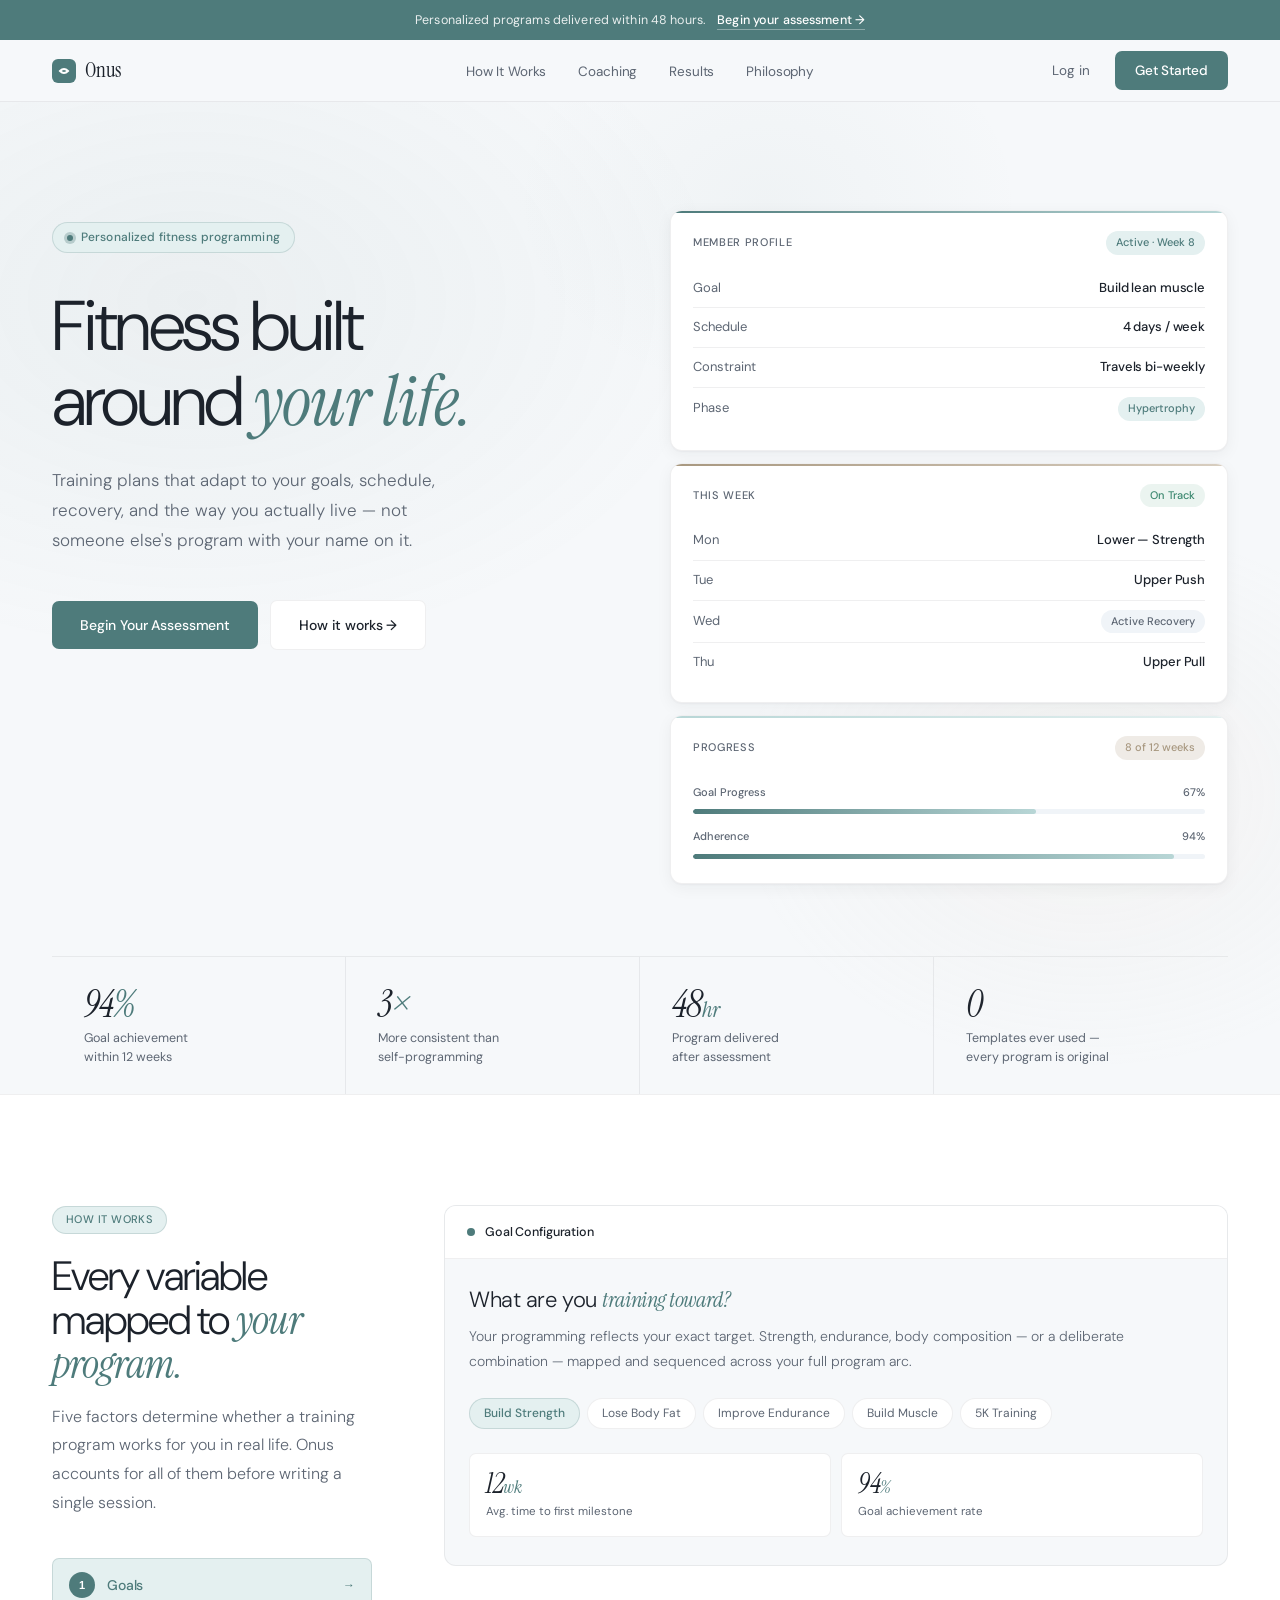
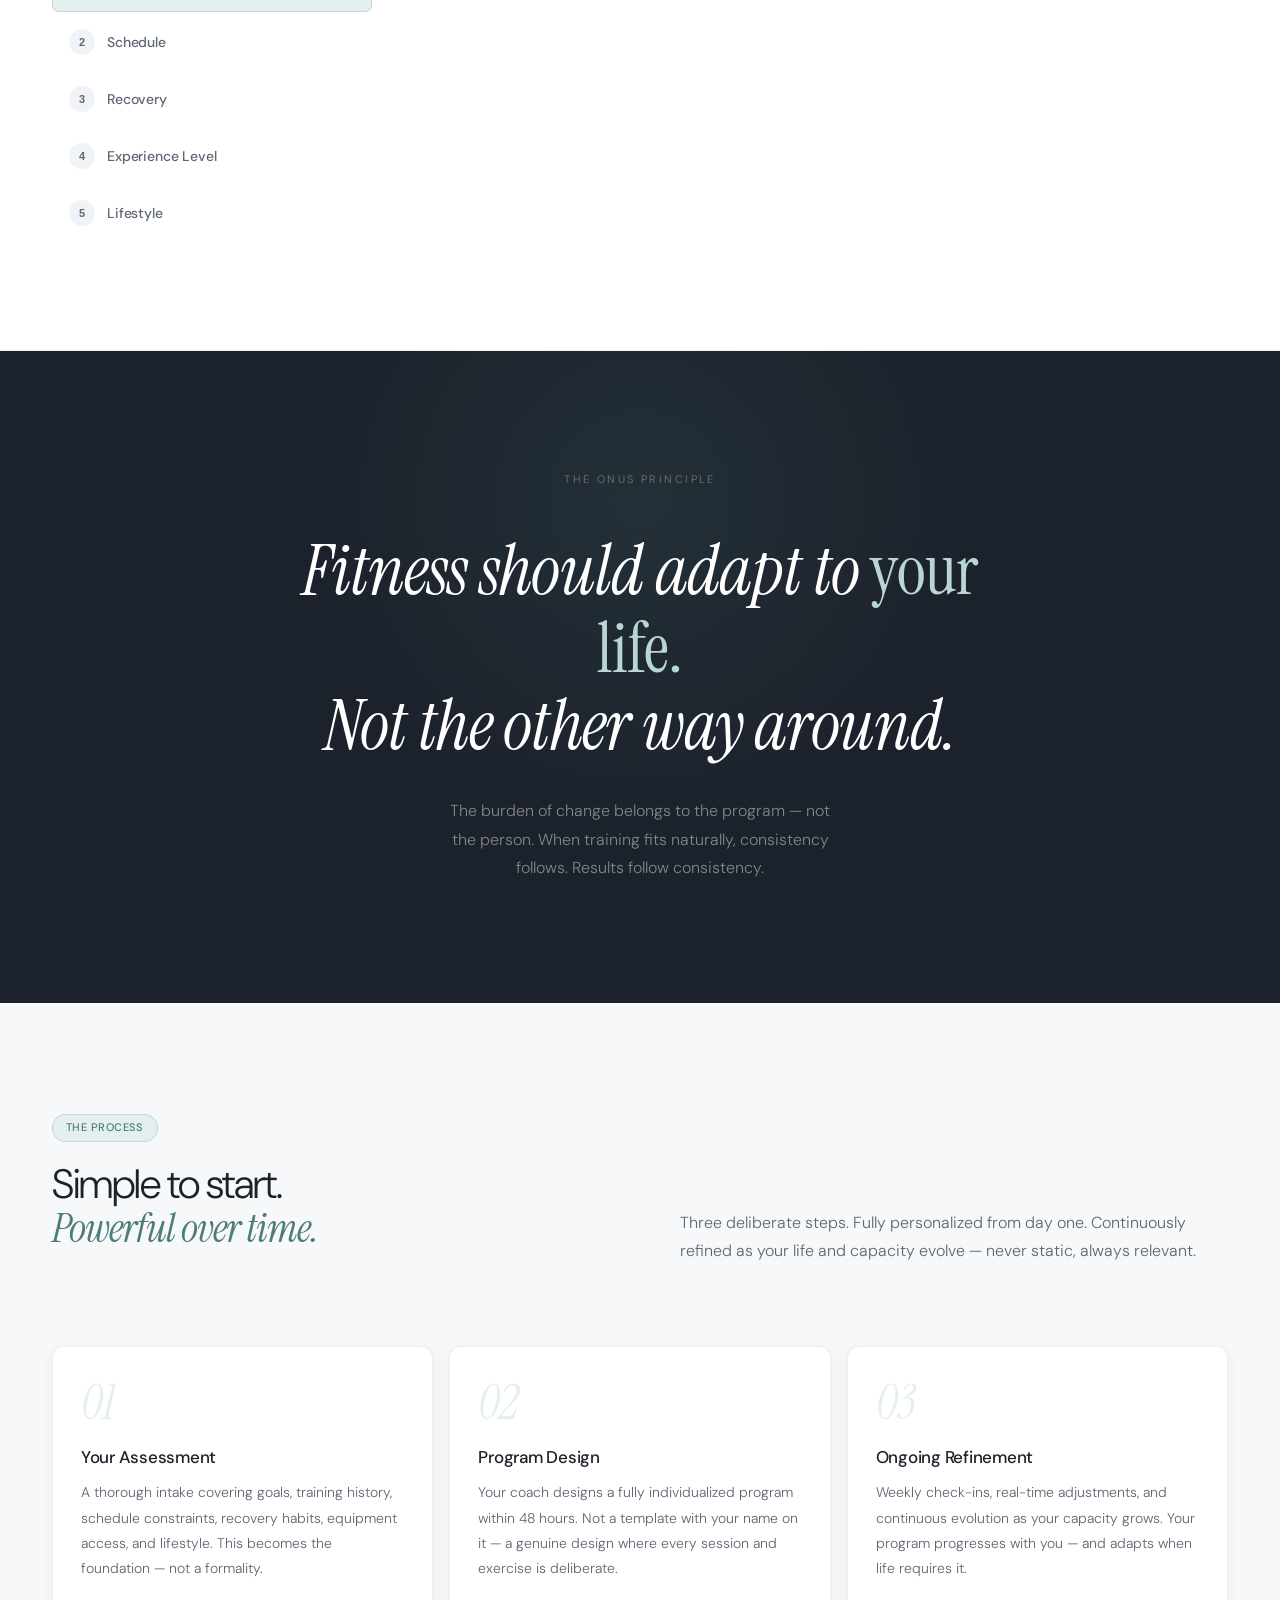
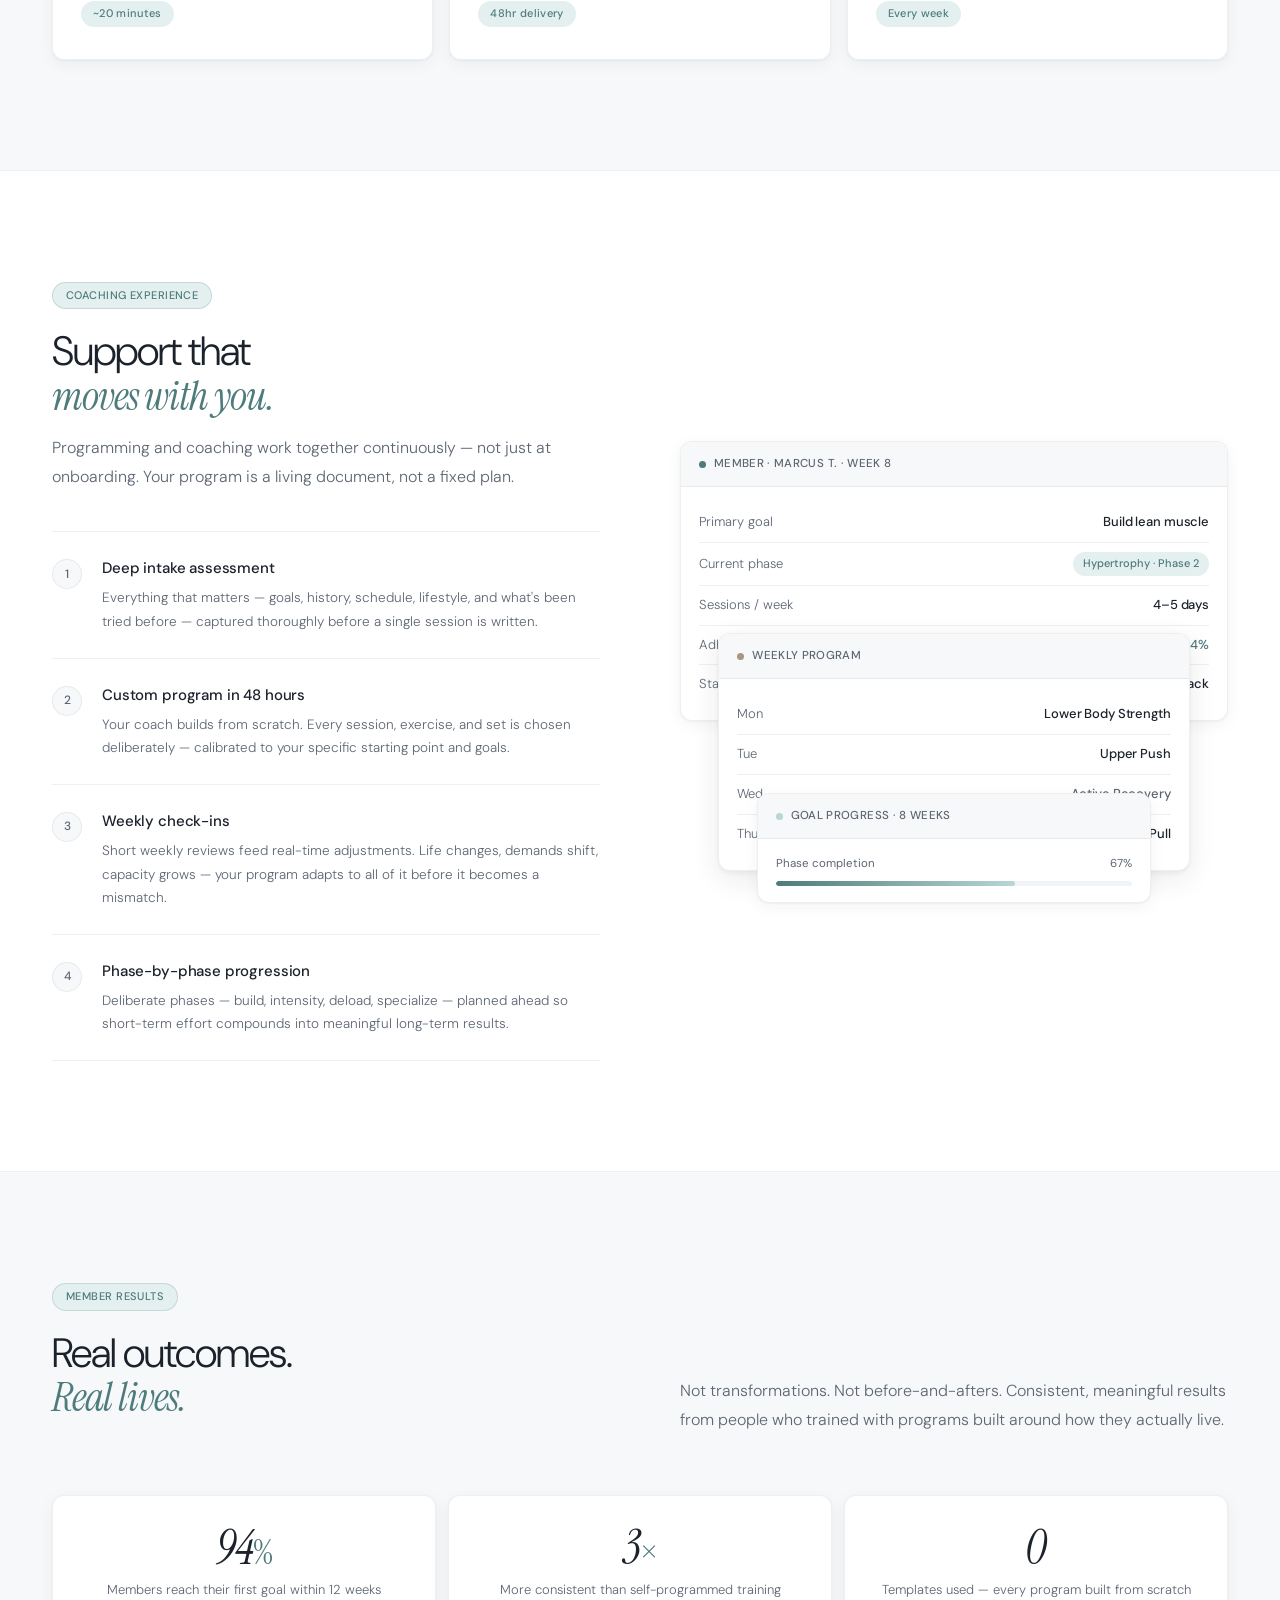
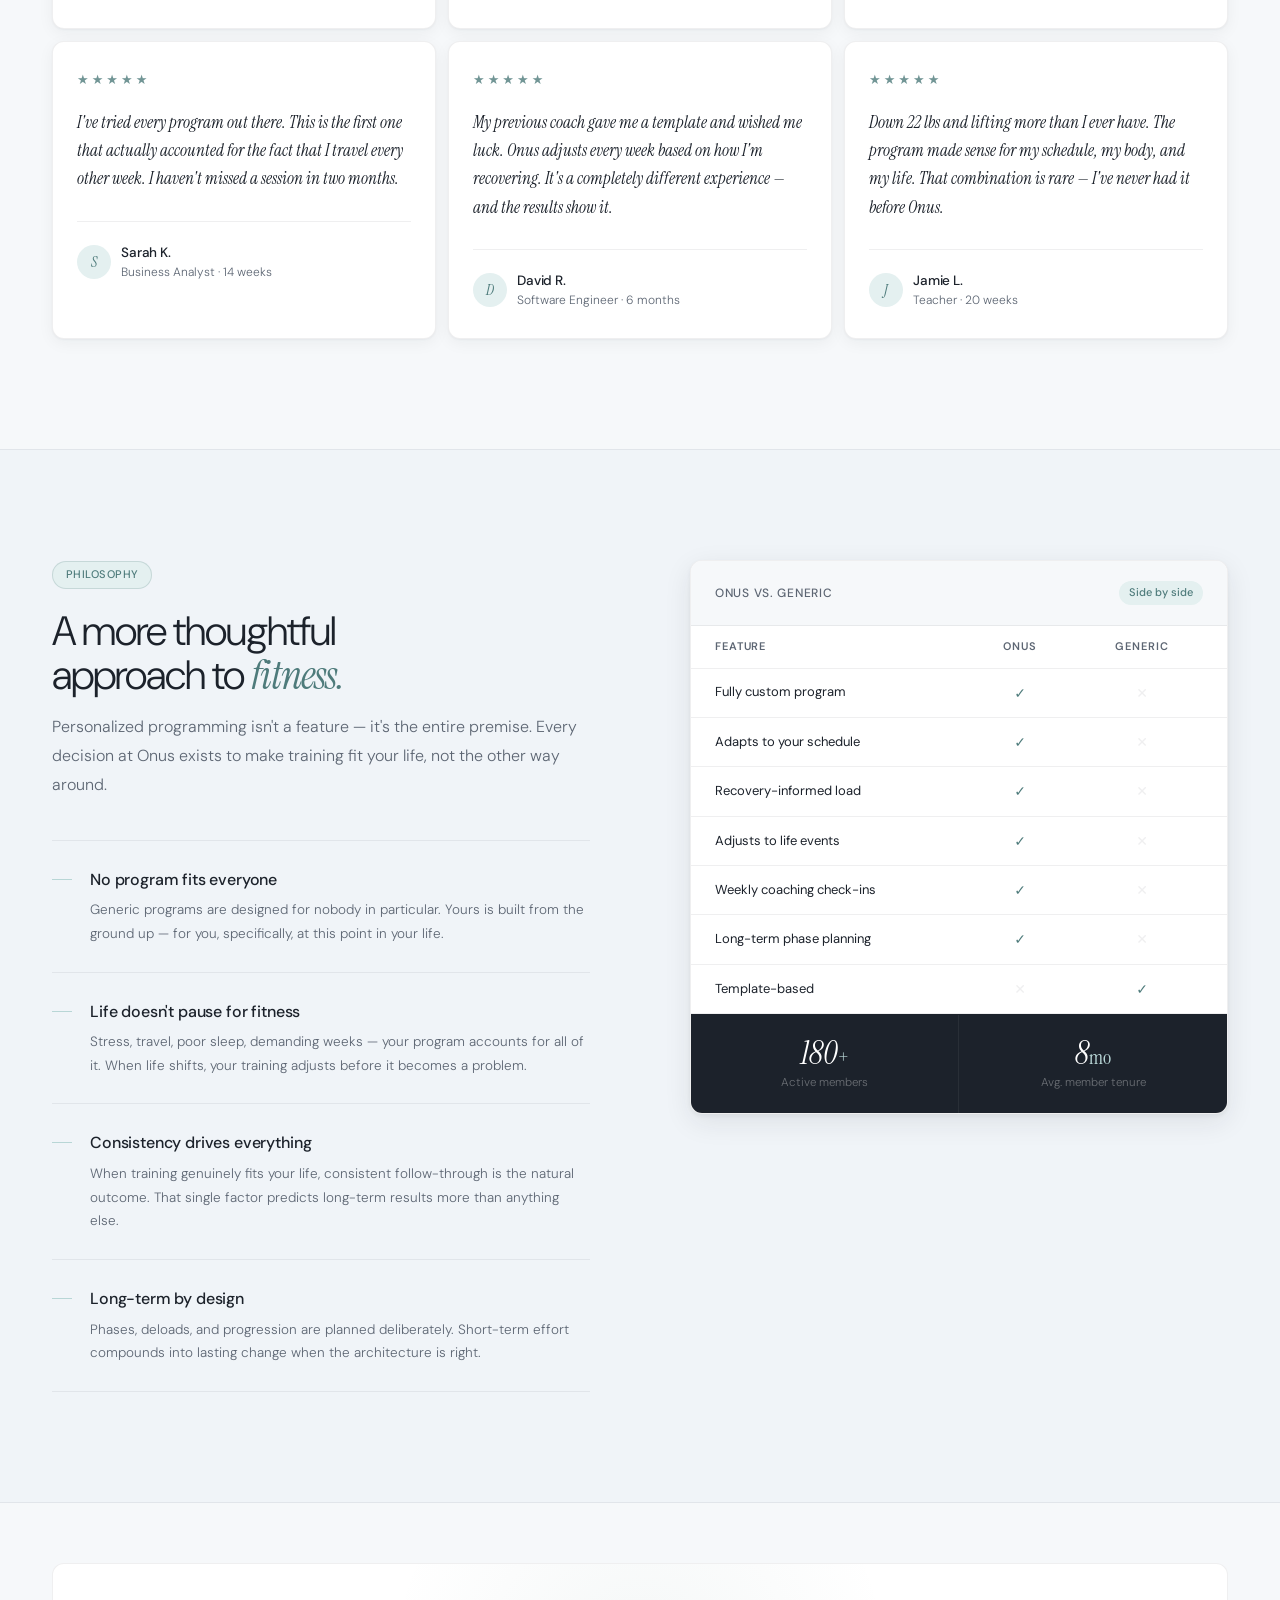
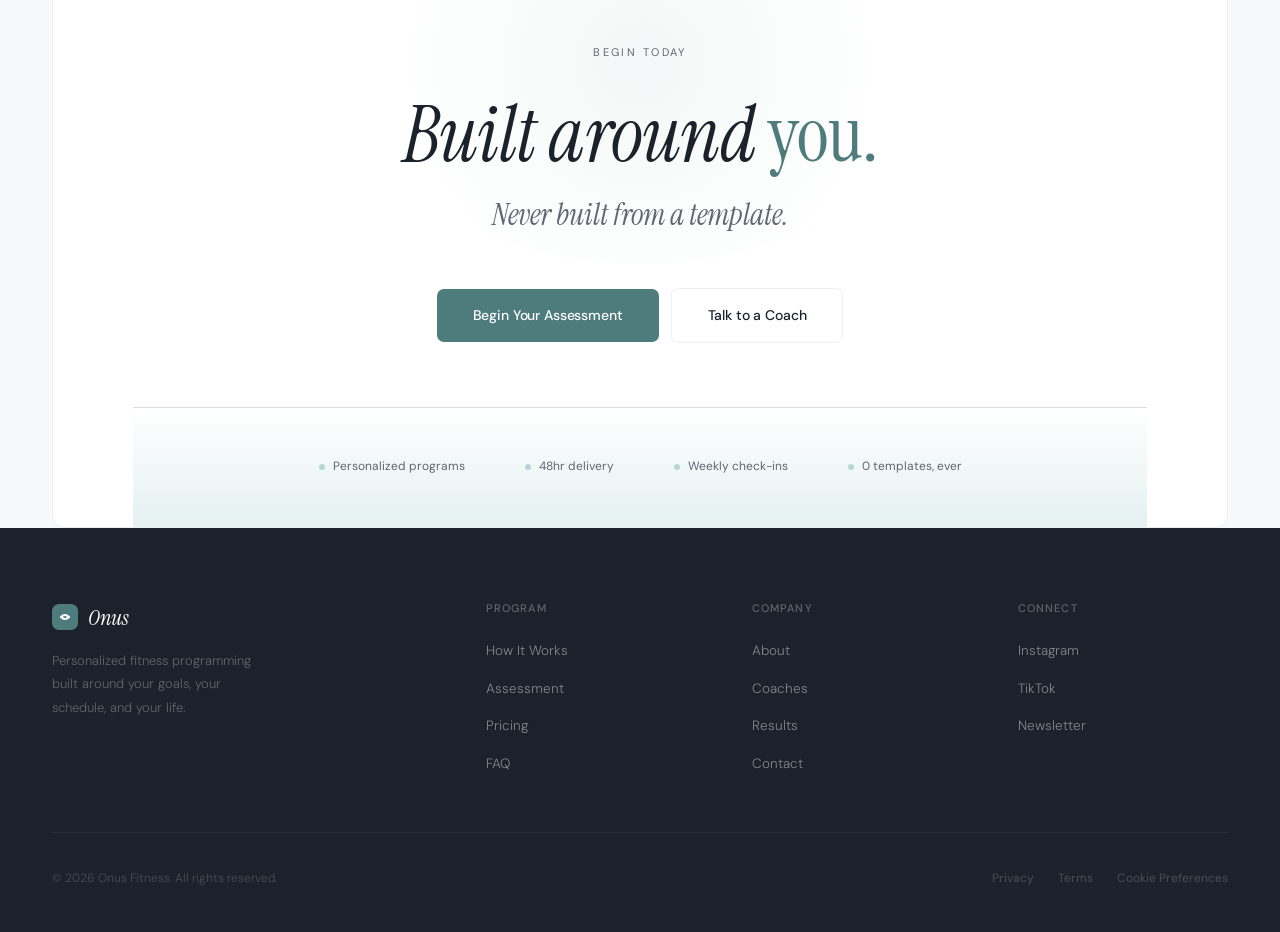
<file: v3-synthesis.html>
<!DOCTYPE html>
<html lang="en">
<head>
<meta charset="UTF-8">
<meta name="viewport" content="width=device-width, initial-scale=1.0">
<title>Onus — Personalized Fitness, Built Around Your Life</title>
<link rel="preconnect" href="https://fonts.googleapis.com">
<link href="https://fonts.googleapis.com/css2?family=Instrument+Serif:ital@0;1&family=DM+Sans:wght@300;400;500&display=swap" rel="stylesheet">
<style>
*, *::before, *::after { box-sizing: border-box; margin: 0; padding: 0; }

:root {
  --bg:        #F6F8FA;
  --surface:   #FFFFFF;
  --surface2:  #F0F4F8;
  --ink:       #1C222B;
  --body:      #5D6673;
  --accent:    #4E7B7B;
  --accent2:   #B8D6D6;
  --hi:        #E4F0F0;
  --warm:      #D8CEC0;
  --warm-dk:   #A89880;
  --border:    rgba(28,34,43,0.07);
  --border-accent: rgba(78,123,123,0.2);
  --shadow:    0 1px 2px rgba(28,34,43,0.04), 0 4px 16px rgba(28,34,43,0.05);
  --shadow-md: 0 2px 4px rgba(28,34,43,0.05), 0 8px 28px rgba(28,34,43,0.09);
  --shadow-lg: 0 4px 8px rgba(28,34,43,0.05), 0 16px 48px rgba(28,34,43,0.12);
  --serif:     'Instrument Serif', Georgia, serif;
  --sans:      'DM Sans', system-ui, sans-serif;
  --r:         12px;
  --r-sm:      7px;
}

html { scroll-behavior: smooth; }

body {
  background: var(--bg);
  color: var(--ink);
  font-family: var(--sans);
  font-weight: 400;
  line-height: 1.6;
  overflow-x: hidden;
  -webkit-font-smoothing: antialiased;
}

/* ─── ANNOUNCE ─── */
.announce {
  background: var(--accent);
  padding: 10px 40px;
  text-align: center;
  font-size: 12.5px;
  font-weight: 400;
  color: rgba(255,255,255,0.88);
  letter-spacing: 0.01em;
}

.announce a {
  color: #fff;
  font-weight: 500;
  text-decoration: none;
  margin-left: 8px;
  border-bottom: 1px solid rgba(255,255,255,0.35);
  padding-bottom: 1px;
  transition: border-color 0.2s;
}

.announce a:hover { border-color: rgba(255,255,255,0.8); }

/* ─── NAV ─── */
nav {
  position: sticky;
  top: 0;
  z-index: 300;
  height: 62px;
  display: flex;
  align-items: center;
  justify-content: space-between;
  padding: 0 52px;
  background: rgba(246,248,250,0.95);
  backdrop-filter: blur(20px);
  -webkit-backdrop-filter: blur(20px);
  border-bottom: 1px solid var(--border);
}

.nav-logo {
  font-family: var(--serif);
  font-size: 21px;
  font-weight: 400;
  color: var(--ink);
  text-decoration: none;
  letter-spacing: -0.01em;
  display: flex;
  align-items: center;
  gap: 9px;
}

.logo-mark {
  width: 24px; height: 24px;
  border-radius: 6px;
  background: var(--accent);
  display: flex; align-items: center; justify-content: center;
}

.logo-mark svg { width: 12px; height: 12px; fill: none; stroke: #fff; stroke-width: 2; stroke-linecap: round; }

.nav-links {
  display: flex; gap: 2px; list-style: none;
  position: absolute; left: 50%; transform: translateX(-50%);
}

.nav-links a {
  font-size: 13.5px; font-weight: 400;
  color: var(--body); text-decoration: none;
  padding: 6px 15px; border-radius: var(--r-sm);
  transition: background 0.2s, color 0.2s;
  letter-spacing: -0.01em;
}

.nav-links a:hover { background: var(--hi); color: var(--accent); }

.nav-right { display: flex; align-items: center; gap: 10px; }

.nav-login {
  font-size: 13.5px; font-weight: 400;
  color: var(--body); text-decoration: none;
  padding: 7px 15px; border-radius: var(--r-sm);
  transition: color 0.2s;
}

.nav-login:hover { color: var(--ink); }

.nav-cta {
  background: var(--accent);
  color: #fff;
  padding: 9px 20px; border-radius: var(--r-sm);
  font-size: 13.5px; font-weight: 500;
  text-decoration: none; letter-spacing: -0.01em;
  transition: opacity 0.2s, transform 0.15s;
}

.nav-cta:hover { opacity: 0.85; transform: translateY(-1px); }

/* ─── HERO ─── */
#hero {
  padding: 100px 52px 0;
  position: relative;
  overflow: hidden;
  min-height: 92vh;
  display: flex;
  flex-direction: column;
}

/* Subtle mesh background */
.hero-mesh {
  position: absolute;
  inset: 0;
  background:
    radial-gradient(ellipse 70% 60% at 15% 20%, rgba(78,123,123,0.07) 0%, transparent 60%),
    radial-gradient(ellipse 50% 50% at 85% 70%, rgba(216,206,192,0.12) 0%, transparent 55%),
    radial-gradient(ellipse 40% 40% at 60% 10%, rgba(78,123,123,0.04) 0%, transparent 50%);
  pointer-events: none;
}

.hero-top {
  display: grid;
  grid-template-columns: 1fr 1fr;
  gap: 60px;
  align-items: start;
  flex: 1;
}

.hero-left {
  padding-top: 20px;
  display: flex;
  flex-direction: column;
}

.hero-badge {
  display: inline-flex; align-items: center; gap: 8px;
  background: var(--hi);
  border: 1px solid var(--border-accent);
  color: var(--accent);
  padding: 5px 14px; border-radius: 100px;
  font-size: 12px; font-weight: 500;
  letter-spacing: 0.01em;
  margin-bottom: 36px; align-self: flex-start;
  opacity: 0; animation: up 0.6s 0.1s forwards;
}

.hero-badge-pulse {
  width: 6px; height: 6px; border-radius: 50%;
  background: var(--accent);
  position: relative;
}

.hero-badge-pulse::after {
  content: '';
  position: absolute; inset: -3px;
  border-radius: 50%; background: var(--accent);
  opacity: 0.3;
  animation: pulse 2s ease-in-out infinite;
}

@keyframes pulse {
  0%, 100% { transform: scale(1); opacity: 0.3; }
  50% { transform: scale(1.8); opacity: 0; }
}

/* V2 editorial + V3 modern merge */
.hero-h1 {
  font-family: var(--sans);
  font-size: clamp(46px, 5.5vw, 76px);
  font-weight: 300;
  line-height: 1.06;
  letter-spacing: -0.03em;
  color: var(--ink);
  margin-bottom: 28px;
  opacity: 0; animation: up 0.8s 0.25s forwards;
}

.hero-h1 .serif-em {
  font-family: var(--serif);
  font-style: italic;
  font-weight: 400;
  color: var(--accent);
  letter-spacing: -0.01em;
}

.hero-sub {
  font-size: 17px; font-weight: 300;
  color: var(--body); line-height: 1.75;
  max-width: 400px; margin-bottom: 44px;
  opacity: 0; animation: up 0.8s 0.4s forwards;
}

.hero-actions {
  display: flex; align-items: center; gap: 12px;
  opacity: 0; animation: up 0.8s 0.52s forwards;
}

.btn-primary {
  background: var(--accent); color: #fff;
  padding: 13px 28px; border-radius: var(--r-sm);
  font-size: 14px; font-weight: 500;
  text-decoration: none; letter-spacing: -0.01em;
  transition: opacity 0.2s, transform 0.15s;
  display: inline-block;
}

.btn-primary:hover { opacity: 0.85; transform: translateY(-1px); }

.btn-ghost {
  background: var(--surface); color: var(--ink);
  padding: 13px 28px; border-radius: var(--r-sm);
  font-size: 14px; font-weight: 500;
  text-decoration: none; letter-spacing: -0.01em;
  border: 1px solid var(--border);
  transition: background 0.2s, border-color 0.2s, transform 0.15s;
  display: inline-block;
}

.btn-ghost:hover { background: var(--hi); border-color: var(--border-accent); transform: translateY(-1px); }

/* Hero right — layered system visual (V3 approach, V1 polish) */
.hero-right {
  display: flex; flex-direction: column;
  gap: 12px; padding-top: 8px;
  opacity: 0; animation: fadeUp 1s 0.65s forwards;
}

.hcard {
  background: var(--surface);
  border: 1px solid var(--border);
  border-radius: var(--r);
  padding: 20px 22px;
  box-shadow: var(--shadow);
  transition: box-shadow 0.3s, transform 0.3s;
  position: relative;
  overflow: hidden;
}

.hcard:hover { box-shadow: var(--shadow-md); transform: translateY(-2px); }

.hcard-top-bar {
  position: absolute; top: 0; left: 0; right: 0; height: 2px;
}

.hcard:nth-child(1) .hcard-top-bar { background: linear-gradient(90deg, var(--accent), var(--accent2)); }
.hcard:nth-child(2) .hcard-top-bar { background: linear-gradient(90deg, var(--warm-dk), var(--warm)); }
.hcard:nth-child(3) .hcard-top-bar { background: linear-gradient(90deg, var(--accent2), var(--hi)); }

.hcard-header {
  display: flex; align-items: center; justify-content: space-between;
  margin-bottom: 14px;
}

.hcard-label {
  font-size: 11px; font-weight: 500;
  letter-spacing: 0.06em; text-transform: uppercase;
  color: var(--body);
}

.hcard-badge {
  font-size: 11px; font-weight: 500;
  padding: 3px 10px; border-radius: 100px;
}

.badge-teal { background: var(--hi); color: var(--accent); }
.badge-warm { background: rgba(216,206,192,0.4); color: var(--warm-dk); }
.badge-gray { background: var(--surface2); color: var(--body); }
.badge-green { background: rgba(156,200,181,0.2); color: #3c8870; }

.hcard-row {
  display: flex; align-items: center; justify-content: space-between;
  padding: 9px 0; border-bottom: 1px solid var(--border);
}

.hcard-row:last-child { border-bottom: none; }

.hcard-key { font-size: 13px; color: var(--body); }

.hcard-val { font-size: 13px; font-weight: 500; color: var(--ink); letter-spacing: -0.01em; }

.hcard-prog-wrap { padding: 10px 0 4px; }
.hcard-prog-label {
  display: flex; justify-content: space-between;
  font-size: 11px; color: var(--body);
  margin-bottom: 8px; font-weight: 500;
}

.prog-track { height: 5px; background: var(--surface2); border-radius: 100px; overflow: hidden; }
.prog-fill  { height: 100%; border-radius: 100px; background: linear-gradient(90deg, var(--accent), var(--accent2)); }
.prog-fill.warm { background: linear-gradient(90deg, var(--warm-dk), var(--warm)); }

/* Hero bottom stats */
.hero-bottom {
  display: grid; grid-template-columns: repeat(4, 1fr);
  gap: 0;
  margin-top: 72px;
  border-top: 1px solid var(--border);
  opacity: 0; animation: fadeIn 1s 1.1s forwards;
}

.hstat {
  padding: 28px 0 28px 32px;
  border-right: 1px solid var(--border);
}

.hstat:last-child { border-right: none; }

.hstat-num {
  font-family: var(--serif);
  font-size: 38px; font-weight: 400; font-style: italic;
  color: var(--ink); line-height: 1; margin-bottom: 6px;
  letter-spacing: -0.02em;
}

.hstat-num span { color: var(--accent); }

.hstat-label { font-size: 12.5px; color: var(--body); line-height: 1.5; }

/* ─── SECTION UTILITIES ─── */
.tag {
  display: inline-flex; align-items: center; gap: 6px;
  background: var(--hi); color: var(--accent);
  padding: 4px 13px; border-radius: 100px;
  font-size: 11px; font-weight: 500;
  letter-spacing: 0.04em; text-transform: uppercase;
  border: 1px solid var(--border-accent);
  margin-bottom: 20px;
}

.section-h {
  font-size: clamp(28px, 3.2vw, 44px);
  font-weight: 300;
  line-height: 1.08; letter-spacing: -0.025em;
  color: var(--ink); margin-bottom: 16px;
}

.section-h .si { font-family: var(--serif); font-style: italic; font-weight: 400; color: var(--accent); }

.section-body {
  font-size: 16px; font-weight: 300;
  color: var(--body); line-height: 1.8;
}

/* ─── PERSONALIZATION — TABS (V3 + V1 polish) ─── */
#personalization {
  background: var(--surface);
  border-top: 1px solid var(--border);
  border-bottom: 1px solid var(--border);
  padding: 110px 52px;
}

.personal-grid {
  display: grid; grid-template-columns: 320px 1fr;
  gap: 72px; align-items: start;
}

.personal-left {}
.personal-left .tag { margin-bottom: 20px; }

.tab-list {
  margin-top: 40px;
  display: flex; flex-direction: column; gap: 3px;
}

.tab-btn {
  display: flex; align-items: center; gap: 12px;
  padding: 13px 16px; border-radius: var(--r-sm);
  cursor: pointer; border: 1px solid transparent;
  background: none; width: 100%; text-align: left;
  transition: background 0.2s, border-color 0.2s;
}

.tab-btn:hover { background: var(--bg); }

.tab-btn.active {
  background: var(--hi);
  border-color: var(--border-accent);
}

.tab-n {
  width: 26px; height: 26px; border-radius: 50%;
  display: flex; align-items: center; justify-content: center;
  font-size: 11px; font-weight: 600;
  background: var(--surface2); color: var(--body);
  flex-shrink: 0; transition: background 0.2s, color 0.2s;
}

.tab-btn.active .tab-n { background: var(--accent); color: #fff; }

.tab-name {
  font-size: 14px; font-weight: 500; color: var(--body);
  letter-spacing: -0.01em; transition: color 0.2s;
  font-family: var(--sans);
}

.tab-btn.active .tab-name { color: var(--accent); }

.tab-arrow {
  margin-left: auto; color: var(--body); font-size: 12px;
  opacity: 0; transition: opacity 0.2s;
}

.tab-btn.active .tab-arrow { opacity: 1; color: var(--accent); }

/* Panel */
.tab-panel { display: none; }
.tab-panel.active { display: block; }

.panel-surface {
  background: var(--bg);
  border: 1px solid var(--border);
  border-radius: var(--r);
  overflow: hidden;
}

.panel-bar {
  padding: 16px 22px;
  background: var(--surface);
  border-bottom: 1px solid var(--border);
  display: flex; align-items: center; gap: 10px;
}

.panel-bar-dot { width: 8px; height: 8px; border-radius: 50%; }

.panel-bar-title {
  font-size: 12.5px; font-weight: 500;
  color: var(--ink); letter-spacing: -0.01em;
}

.panel-content { padding: 28px 24px; }

.panel-h {
  font-size: 22px; font-weight: 300;
  letter-spacing: -0.02em; color: var(--ink);
  margin-bottom: 10px; line-height: 1.2;
}

.panel-h .si { font-family: var(--serif); font-style: italic; color: var(--accent); }

.panel-p {
  font-size: 14px; font-weight: 300;
  color: var(--body); line-height: 1.8; margin-bottom: 24px;
}

.chips { display: flex; flex-wrap: wrap; gap: 7px; margin-bottom: 24px; }

.chip {
  background: var(--surface); border: 1px solid var(--border);
  border-radius: 100px; padding: 5px 14px;
  font-size: 12px; font-weight: 400; color: var(--body);
}

.chip.active {
  background: var(--hi); border-color: var(--border-accent);
  color: var(--accent); font-weight: 500;
}

.panel-metrics {
  display: grid; grid-template-columns: 1fr 1fr; gap: 10px;
}

.pm {
  background: var(--surface); border: 1px solid var(--border);
  border-radius: var(--r-sm); padding: 16px;
}

.pm-val {
  font-family: var(--serif);
  font-size: 28px; font-weight: 400; font-style: italic;
  color: var(--ink); line-height: 1; margin-bottom: 6px;
  letter-spacing: -0.01em;
}

.pm-val span { color: var(--accent); font-size: 18px; }

.pm-label { font-size: 11.5px; color: var(--body); font-weight: 400; line-height: 1.4; }

.prog-row { margin-bottom: 14px; }
.prog-row:last-child { margin-bottom: 0; }
.prog-info { display: flex; justify-content: space-between; font-size: 11.5px; color: var(--body); margin-bottom: 7px; font-weight: 400; }

/* ─── EDITORIAL STATEMENT (V2 rhythm) ─── */
.edit-band {
  background: var(--ink);
  padding: 120px 52px;
  text-align: center;
  position: relative; overflow: hidden;
}

.edit-band::before {
  content: '';
  position: absolute; top: -200px; left: 50%; transform: translateX(-50%);
  width: 700px; height: 700px; border-radius: 50%;
  background: radial-gradient(circle, rgba(78,123,123,0.15) 0%, transparent 65%);
  pointer-events: none;
}

.edit-band-label {
  font-size: 11px; letter-spacing: 0.22em;
  text-transform: uppercase; color: rgba(255,255,255,0.3);
  margin-bottom: 44px; display: block; position: relative;
}

.edit-band-h {
  font-family: var(--serif);
  font-size: clamp(40px, 5.5vw, 80px);
  font-weight: 400; font-style: italic;
  line-height: 1.1; letter-spacing: -0.01em;
  color: #fff; max-width: 760px;
  margin: 0 auto 32px; position: relative;
}

.edit-band-h em { color: var(--accent2); font-style: normal; }

.edit-band-sub {
  font-size: 16px; font-weight: 300;
  color: rgba(255,255,255,0.45); line-height: 1.8;
  max-width: 400px; margin: 0 auto; position: relative;
}

/* ─── HOW IT WORKS ─── */
#how {
  padding: 110px 52px;
  background: var(--bg);
}

.how-header {
  display: grid; grid-template-columns: 1fr 1fr;
  gap: 80px; align-items: end; margin-bottom: 80px;
}

.how-steps-grid {
  display: grid; grid-template-columns: repeat(3, 1fr); gap: 16px;
}

.how-card {
  background: var(--surface);
  border: 1px solid var(--border);
  border-radius: var(--r);
  padding: 32px 28px;
  box-shadow: var(--shadow);
  transition: box-shadow 0.3s, transform 0.3s;
  position: relative; overflow: hidden;
}

.how-card:hover { box-shadow: var(--shadow-md); transform: translateY(-3px); }

.how-card-n {
  font-family: var(--serif);
  font-size: 48px; font-weight: 400; font-style: italic;
  color: var(--hi); line-height: 1;
  margin-bottom: 20px;
  transition: color 0.3s;
}

.how-card:hover .how-card-n { color: var(--accent2); }

.how-card-title {
  font-size: 17px; font-weight: 500;
  color: var(--ink); margin-bottom: 12px;
  letter-spacing: -0.015em; line-height: 1.25;
}

.how-card-text {
  font-size: 14px; font-weight: 300;
  color: var(--body); line-height: 1.8;
}

.how-card-tag {
  margin-top: 20px;
  display: inline-block;
  font-size: 11px; font-weight: 500;
  padding: 4px 12px; border-radius: 100px;
  background: var(--hi); color: var(--accent);
  letter-spacing: 0.03em;
}

/* ─── ADAPTIVE COACHING ─── */
#coaching {
  background: var(--surface);
  border-top: 1px solid var(--border);
  border-bottom: 1px solid var(--border);
  padding: 110px 52px;
}

.coaching-grid {
  display: grid; grid-template-columns: 1fr 1fr;
  gap: 80px; align-items: center;
}

.coaching-right {}

/* Floating layered cards — V1 polish, V3 layout */
.float-stack {
  position: relative; height: 460px;
}

.fcard {
  position: absolute;
  background: var(--surface);
  border: 1px solid var(--border);
  border-radius: var(--r);
  box-shadow: var(--shadow);
  overflow: hidden;
  transition: box-shadow 0.3s;
}

.fcard:hover { box-shadow: var(--shadow-md); }

.fcard-1 { width: 100%; top: 0; left: 0; }
.fcard-2 { width: 86%; top: 192px; left: 7%; box-shadow: var(--shadow-md); }
.fcard-3 { width: 72%; top: 352px; left: 14%; }

.fcard-bar {
  display: flex; align-items: center; gap: 8px;
  padding: 13px 18px; border-bottom: 1px solid var(--border);
  background: var(--bg);
}

.fcard-dot { width: 7px; height: 7px; border-radius: 50%; }

.fcard-title {
  font-size: 11.5px; font-weight: 500;
  color: var(--body); letter-spacing: 0.03em;
  text-transform: uppercase;
}

.fcard-body { padding: 16px 18px; }

.fcard-row {
  display: flex; justify-content: space-between; align-items: center;
  padding: 9px 0; border-bottom: 1px solid var(--border);
  font-size: 13px;
}

.fcard-row:last-child { border-bottom: none; }

.fcard-key { color: var(--body); font-weight: 300; }
.fcard-val { color: var(--ink); font-weight: 500; letter-spacing: -0.01em; }

/* Coaching steps */
.coaching-steps { margin-top: 40px; display: flex; flex-direction: column; }

.cstep {
  display: flex; gap: 20px; padding: 24px 0;
  border-bottom: 1px solid var(--border);
  transition: padding-left 0.3s;
  cursor: default;
}

.cstep:first-child { border-top: 1px solid var(--border); }
.cstep:hover { padding-left: 8px; }

.cstep-num {
  width: 30px; height: 30px; border-radius: 50%;
  background: var(--bg); border: 1px solid var(--border);
  display: flex; align-items: center; justify-content: center;
  font-size: 12px; font-weight: 500; color: var(--body);
  flex-shrink: 0; margin-top: 3px;
  transition: background 0.25s, border-color 0.25s, color 0.25s;
}

.cstep:hover .cstep-num {
  background: var(--hi); border-color: var(--border-accent); color: var(--accent);
}

.cstep-title {
  font-size: 15px; font-weight: 500; color: var(--ink);
  margin-bottom: 6px; letter-spacing: -0.01em;
}

.cstep-text { font-size: 13.5px; font-weight: 300; color: var(--body); line-height: 1.75; }

/* ─── RESULTS ─── */
#results {
  padding: 110px 52px;
  background: var(--bg);
}

.results-header {
  display: grid; grid-template-columns: 1fr 1fr;
  gap: 80px; align-items: end; margin-bottom: 60px;
}

.stat-row {
  display: grid; grid-template-columns: repeat(3,1fr);
  gap: 12px; margin-bottom: 12px;
}

.stat-card {
  background: var(--surface);
  border: 1px solid var(--border);
  border-radius: var(--r);
  padding: 28px 24px; text-align: center;
  box-shadow: var(--shadow);
  transition: box-shadow 0.3s, transform 0.3s;
}

.stat-card:hover { box-shadow: var(--shadow-md); transform: translateY(-2px); }

.stat-num {
  font-family: var(--serif);
  font-size: 48px; font-weight: 400; font-style: italic;
  color: var(--ink); line-height: 1; margin-bottom: 8px;
  letter-spacing: -0.02em;
}

.stat-num span { color: var(--accent); font-size: 34px; font-style: normal; }

.stat-label { font-size: 13px; color: var(--body); font-weight: 300; line-height: 1.5; }

.tcards {
  display: grid; grid-template-columns: repeat(3,1fr); gap: 12px;
}

.tcard {
  background: var(--surface);
  border: 1px solid var(--border);
  border-radius: var(--r); padding: 28px 24px;
  box-shadow: var(--shadow);
  transition: box-shadow 0.3s, transform 0.3s, border-color 0.3s;
}

.tcard:hover { box-shadow: var(--shadow-md); transform: translateY(-3px); border-color: var(--border-accent); }

.tcard-stars { display: flex; gap: 3px; margin-bottom: 18px; }
.tcard-stars span { color: var(--accent); font-size: 13px; opacity: 0.8; }

.tcard-q {
  font-family: var(--serif);
  font-size: 17px; font-weight: 400; font-style: italic;
  color: var(--ink); line-height: 1.65; margin-bottom: 28px;
}

.tcard-rule { height: 1px; background: var(--border); margin-bottom: 20px; }

.tcard-author { display: flex; align-items: center; gap: 10px; }

.tcard-av {
  width: 34px; height: 34px; border-radius: 50%;
  background: var(--hi); display: flex; align-items: center; justify-content: center;
  font-family: var(--serif); font-size: 15px; font-style: italic;
  color: var(--accent); flex-shrink: 0;
}

.tcard-name { font-size: 13.5px; font-weight: 500; color: var(--ink); letter-spacing: -0.01em; }
.tcard-detail { font-size: 12px; color: var(--body); font-weight: 300; }

/* ─── WHY ONUS ─── */
#why {
  background: var(--surface2);
  border-top: 1px solid var(--border);
  border-bottom: 1px solid var(--border);
  padding: 110px 52px;
}

.why-grid { display: grid; grid-template-columns: 1fr 1fr; gap: 100px; align-items: start; }

.why-points { margin-top: 40px; display: flex; flex-direction: column; }

.wpt {
  display: flex; gap: 18px; padding: 26px 0;
  border-bottom: 1px solid var(--border);
  transition: padding-left 0.3s; cursor: default;
}

.wpt:first-child { border-top: 1px solid var(--border); }
.wpt:hover { padding-left: 10px; }

.wpt-line {
  width: 20px; height: 1px; background: var(--accent2);
  margin-top: 12px; flex-shrink: 0;
  transition: width 0.3s, background 0.3s;
}

.wpt:hover .wpt-line { width: 32px; background: var(--accent); }

.wpt-title { font-size: 16px; font-weight: 500; color: var(--ink); margin-bottom: 6px; letter-spacing: -0.01em; }
.wpt-text  { font-size: 13.5px; font-weight: 300; color: var(--body); line-height: 1.75; }

/* Right — comparison + data (V3 structure, V1 authority) */
.why-panel {
  background: var(--surface);
  border: 1px solid var(--border);
  border-radius: var(--r);
  overflow: hidden;
  box-shadow: var(--shadow-md);
}

.wp-header {
  padding: 20px 24px; background: var(--bg);
  border-bottom: 1px solid var(--border);
  display: flex; align-items: center; justify-content: space-between;
}

.wp-title { font-size: 12px; font-weight: 500; color: var(--body); letter-spacing: 0.06em; text-transform: uppercase; }

.wp-badge { font-size: 11px; font-weight: 500; background: var(--hi); color: var(--accent); padding: 3px 10px; border-radius: 100px; }

.compare-header {
  display: grid; grid-template-columns: 2fr 1fr 1fr;
  padding: 12px 24px; border-bottom: 1px solid var(--border);
  background: var(--surface);
}

.compare-header span { font-size: 11px; font-weight: 600; color: var(--body); letter-spacing: 0.08em; text-transform: uppercase; text-align: center; }
.compare-header span:first-child { text-align: left; }

.compare-row {
  display: grid; grid-template-columns: 2fr 1fr 1fr;
  padding: 13px 24px; border-bottom: 1px solid var(--border);
  align-items: center; transition: background 0.2s;
}

.compare-row:last-child { border-bottom: none; }
.compare-row:hover { background: var(--bg); }

.cr-label { font-size: 13px; color: var(--ink); font-weight: 400; }
.cr-cell  { text-align: center; font-size: 14px; }
.cr-y     { color: var(--accent); font-weight: 500; }
.cr-n     { color: var(--border); }

/* Data strip below table */
.data-strip {
  display: grid; grid-template-columns: repeat(2, 1fr);
  gap: 0; border-top: 1px solid var(--border);
  background: var(--ink);
}

.ds-item {
  padding: 22px 24px;
  border-right: 1px solid rgba(255,255,255,0.06);
  text-align: center;
}

.ds-item:last-child { border-right: none; }

.ds-num {
  font-family: var(--serif);
  font-size: 32px; font-weight: 400; font-style: italic;
  color: #fff; line-height: 1; margin-bottom: 6px;
}

.ds-num span { color: var(--accent2); font-size: 20px; font-style: normal; }

.ds-label { font-size: 11.5px; color: rgba(255,255,255,0.35); font-weight: 300; line-height: 1.4; }

/* ─── EDITORIAL CLOSE (V2 influence) ─── */
.edit-close {
  padding: 60px 52px 0;
  background: var(--bg);
}

.edit-close-inner {
  background: var(--surface);
  border: 1px solid var(--border);
  border-radius: var(--r);
  padding: 80px 80px 0;
  text-align: center;
  overflow: hidden;
  position: relative;
}

.edit-close-inner::before {
  content: '';
  position: absolute; top: -100px; left: 50%; transform: translateX(-50%);
  width: 600px; height: 400px;
  border-radius: 50%;
  background: radial-gradient(circle, rgba(78,123,123,0.06) 0%, transparent 70%);
  pointer-events: none;
}

.ec-label {
  font-size: 11px; letter-spacing: 0.22em;
  text-transform: uppercase; color: var(--body);
  margin-bottom: 36px; display: block; position: relative;
}

.ec-h {
  font-family: var(--serif);
  font-size: clamp(44px, 6vw, 88px);
  font-weight: 400; font-style: italic;
  line-height: 1.0; letter-spacing: -0.01em;
  color: var(--ink); margin-bottom: 20px;
  position: relative;
}

.ec-h em { color: var(--accent); font-style: normal; }

.ec-sub {
  font-size: clamp(20px, 2.5vw, 30px);
  font-family: var(--serif); font-style: italic;
  color: var(--body); line-height: 1.4;
  margin-bottom: 52px; position: relative;
  font-weight: 400;
}

.ec-actions {
  display: flex; align-items: center; justify-content: center;
  gap: 12px; margin-bottom: 64px; position: relative;
}

.btn-accent {
  background: var(--accent); color: #fff;
  padding: 15px 36px; border-radius: var(--r-sm);
  font-size: 14px; font-weight: 500;
  text-decoration: none; letter-spacing: -0.01em;
  transition: opacity 0.2s, transform 0.15s;
  display: inline-block;
}

.btn-accent:hover { opacity: 0.85; transform: translateY(-2px); }

.btn-bordered {
  background: transparent; color: var(--ink);
  padding: 15px 36px; border-radius: var(--r-sm);
  font-size: 14px; font-weight: 500;
  text-decoration: none; letter-spacing: -0.01em;
  border: 1px solid var(--border);
  transition: background 0.2s, border-color 0.2s;
  display: inline-block;
}

.btn-bordered:hover { background: var(--hi); border-color: var(--border-accent); }

/* Decorative bottom element */
.ec-deco {
  height: 120px;
  background: linear-gradient(to bottom, var(--surface), var(--hi));
  border-top: 1px solid var(--border);
  display: flex; align-items: center; justify-content: center;
  gap: 60px;
}

.ec-deco-item {
  font-size: 12px; color: var(--body);
  display: flex; align-items: center; gap: 8px;
  font-weight: 400;
}

.ec-deco-dot { width: 6px; height: 6px; border-radius: 50%; background: var(--accent2); }

/* ─── FOOTER ─── */
footer {
  background: var(--ink);
  padding: 72px 52px 44px;
}

.ft-top {
  display: grid; grid-template-columns: 1.8fr 1fr 1fr 1fr;
  gap: 56px; padding-bottom: 56px;
  border-bottom: 1px solid rgba(255,255,255,0.06);
  margin-bottom: 36px;
}

.ft-brand {}

.ft-logo {
  font-family: var(--serif);
  font-size: 22px; font-style: italic; font-weight: 400;
  color: #fff; margin-bottom: 14px;
  display: flex; align-items: center; gap: 10px;
}

.ft-logo-m {
  width: 26px; height: 26px; border-radius: 7px;
  background: var(--accent);
  display: flex; align-items: center; justify-content: center;
}

.ft-logo-m svg { width: 12px; height: 12px; fill: none; stroke: #fff; stroke-width: 2; stroke-linecap: round; }

.ft-tagline { font-size: 13px; color: rgba(255,255,255,0.3); line-height: 1.8; max-width: 220px; font-weight: 300; }

.ft-col-h { font-size: 11px; font-weight: 500; letter-spacing: 0.1em; text-transform: uppercase; color: rgba(255,255,255,0.3); margin-bottom: 20px; }

.ft-links { list-style: none; display: flex; flex-direction: column; gap: 12px; }

.ft-links a { font-size: 13.5px; color: rgba(255,255,255,0.45); text-decoration: none; transition: color 0.2s; font-weight: 300; }
.ft-links a:hover { color: rgba(255,255,255,0.8); }

.ft-bottom { display: flex; justify-content: space-between; align-items: center; }

.ft-copy { font-size: 12px; color: rgba(255,255,255,0.2); font-weight: 300; }

.ft-legal { display: flex; gap: 24px; }
.ft-legal a { font-size: 12px; color: rgba(255,255,255,0.2); text-decoration: none; transition: color 0.2s; }
.ft-legal a:hover { color: rgba(255,255,255,0.5); }

/* ─── ANIMATIONS ─── */
@keyframes up {
  from { opacity: 0; transform: translateY(28px); }
  to   { opacity: 1; transform: translateY(0); }
}

@keyframes fadeUp {
  from { opacity: 0; transform: translateY(18px); }
  to   { opacity: 1; transform: translateY(0); }
}

@keyframes fadeIn {
  from { opacity: 0; }
  to   { opacity: 1; }
}

.reveal {
  opacity: 0; transform: translateY(32px);
  transition: opacity 0.85s cubic-bezier(.16,1,.3,1), transform 0.85s cubic-bezier(.16,1,.3,1);
}

.reveal.in { opacity: 1; transform: none; }
.reveal.d1 { transition-delay: 0.1s; }
.reveal.d2 { transition-delay: 0.2s; }
.reveal.d3 { transition-delay: 0.3s; }
</style>
</head>
<body>

<!-- ANNOUNCE -->
<div class="announce">
  Personalized programs delivered within 48 hours.
  <a href="#">Begin your assessment →</a>
</div>

<!-- NAV -->
<nav>
  <a href="#" class="nav-logo">
    <span class="logo-mark">
      <svg viewBox="0 0 12 12"><path d="M2 6 Q6 2 10 6 Q6 10 2 6Z"/></svg>
    </span>
    Onus
  </a>
  <ul class="nav-links">
    <li><a href="#personalization">How It Works</a></li>
    <li><a href="#coaching">Coaching</a></li>
    <li><a href="#results">Results</a></li>
    <li><a href="#why">Philosophy</a></li>
  </ul>
  <div class="nav-right">
    <a href="#" class="nav-login">Log in</a>
    <a href="#cta" class="nav-cta">Get Started</a>
  </div>
</nav>

<!-- HERO -->
<section id="hero">
  <div class="hero-mesh"></div>

  <div class="hero-top">
    <div class="hero-left">
      <div class="hero-badge">
        <span class="hero-badge-pulse"></span>
        Personalized fitness programming
      </div>

      <h1 class="hero-h1">
        Fitness built<br>
        around <span class="serif-em">your life.</span>
      </h1>

      <p class="hero-sub">Training plans that adapt to your goals, schedule, recovery, and the way you actually live — not someone else's program with your name on it.</p>

      <div class="hero-actions">
        <a href="#cta" class="btn-primary">Begin Your Assessment</a>
        <a href="#personalization" class="btn-ghost">How it works →</a>
      </div>
    </div>

    <div class="hero-right">
      <!-- Member profile card -->
      <div class="hcard">
        <div class="hcard-top-bar"></div>
        <div class="hcard-header">
          <span class="hcard-label">Member Profile</span>
          <span class="hcard-badge badge-teal">Active · Week 8</span>
        </div>
        <div class="hcard-row"><span class="hcard-key">Goal</span><span class="hcard-val">Build lean muscle</span></div>
        <div class="hcard-row"><span class="hcard-key">Schedule</span><span class="hcard-val">4 days / week</span></div>
        <div class="hcard-row"><span class="hcard-key">Constraint</span><span class="hcard-val">Travels bi-weekly</span></div>
        <div class="hcard-row"><span class="hcard-key">Phase</span><span class="hcard-badge badge-teal" style="border-radius:100px">Hypertrophy</span></div>
      </div>

      <!-- This week card -->
      <div class="hcard">
        <div class="hcard-top-bar"></div>
        <div class="hcard-header">
          <span class="hcard-label">This Week</span>
          <span class="hcard-badge badge-green">On Track</span>
        </div>
        <div class="hcard-row"><span class="hcard-key">Mon</span><span class="hcard-val">Lower — Strength</span></div>
        <div class="hcard-row"><span class="hcard-key">Tue</span><span class="hcard-val">Upper Push</span></div>
        <div class="hcard-row"><span class="hcard-key">Wed</span><span class="hcard-badge badge-gray">Active Recovery</span></div>
        <div class="hcard-row"><span class="hcard-key">Thu</span><span class="hcard-val">Upper Pull</span></div>
      </div>

      <!-- Progress card -->
      <div class="hcard">
        <div class="hcard-top-bar"></div>
        <div class="hcard-header">
          <span class="hcard-label">Progress</span>
          <span class="hcard-badge badge-warm">8 of 12 weeks</span>
        </div>
        <div class="hcard-prog-wrap">
          <div class="hcard-prog-label"><span>Goal Progress</span><span>67%</span></div>
          <div class="prog-track"><div class="prog-fill" style="width:67%"></div></div>
        </div>
        <div class="hcard-prog-wrap">
          <div class="hcard-prog-label"><span>Adherence</span><span>94%</span></div>
          <div class="prog-track"><div class="prog-fill" style="width:94%"></div></div>
        </div>
      </div>
    </div>
  </div>

  <div class="hero-bottom">
    <div class="hstat">
      <div class="hstat-num">94<span>%</span></div>
      <div class="hstat-label">Goal achievement<br>within 12 weeks</div>
    </div>
    <div class="hstat">
      <div class="hstat-num">3<span style="color:var(--accent)">×</span></div>
      <div class="hstat-label">More consistent than<br>self-programming</div>
    </div>
    <div class="hstat">
      <div class="hstat-num">48<span style="color:var(--accent);font-size:22px">hr</span></div>
      <div class="hstat-label">Program delivered<br>after assessment</div>
    </div>
    <div class="hstat">
      <div class="hstat-num">0</div>
      <div class="hstat-label">Templates ever used —<br>every program is original</div>
    </div>
  </div>
</section>

<!-- PERSONALIZATION -->
<section id="personalization">
  <div class="personal-grid">
    <div class="personal-left reveal">
      <div class="tag">How it works</div>
      <h2 class="section-h">Every variable<br>mapped to <span class="si">your program.</span></h2>
      <p class="section-body">Five factors determine whether a training program works for you in real life. Onus accounts for all of them before writing a single session.</p>
      <div class="tab-list">
        <button class="tab-btn active" data-tab="goals"><span class="tab-n">1</span><span class="tab-name">Goals</span><span class="tab-arrow">→</span></button>
        <button class="tab-btn" data-tab="schedule"><span class="tab-n">2</span><span class="tab-name">Schedule</span><span class="tab-arrow">→</span></button>
        <button class="tab-btn" data-tab="recovery"><span class="tab-n">3</span><span class="tab-name">Recovery</span><span class="tab-arrow">→</span></button>
        <button class="tab-btn" data-tab="experience"><span class="tab-n">4</span><span class="tab-name">Experience Level</span><span class="tab-arrow">→</span></button>
        <button class="tab-btn" data-tab="lifestyle"><span class="tab-n">5</span><span class="tab-name">Lifestyle</span><span class="tab-arrow">→</span></button>
      </div>
    </div>

    <div class="reveal d1">
      <!-- GOALS -->
      <div class="tab-panel active" id="panel-goals">
        <div class="panel-surface">
          <div class="panel-bar"><span class="panel-bar-dot" style="background:var(--accent)"></span><span class="panel-bar-title">Goal Configuration</span></div>
          <div class="panel-content">
            <div class="panel-h">What are you <span class="si">training toward?</span></div>
            <p class="panel-p">Your programming reflects your exact target. Strength, endurance, body composition — or a deliberate combination — mapped and sequenced across your full program arc.</p>
            <div class="chips">
              <span class="chip active">Build Strength</span><span class="chip">Lose Body Fat</span>
              <span class="chip">Improve Endurance</span><span class="chip">Build Muscle</span><span class="chip">5K Training</span>
            </div>
            <div class="panel-metrics">
              <div class="pm"><div class="pm-val">12<span>wk</span></div><div class="pm-label">Avg. time to first milestone</div></div>
              <div class="pm"><div class="pm-val">94<span>%</span></div><div class="pm-label">Goal achievement rate</div></div>
            </div>
          </div>
        </div>
      </div>

      <!-- SCHEDULE -->
      <div class="tab-panel" id="panel-schedule">
        <div class="panel-surface">
          <div class="panel-bar"><span class="panel-bar-dot" style="background:var(--warm-dk)"></span><span class="panel-bar-title">Schedule Mapping</span></div>
          <div class="panel-content">
            <div class="panel-h">Fits your <span class="si">actual week.</span></div>
            <p class="panel-p">3 days or 5, mornings or evenings, gym or home — your program is built around your real schedule, not an idealized version that assumes unlimited time and energy.</p>
            <div class="chips">
              <span class="chip active">3 Days/Week</span><span class="chip">4 Days/Week</span><span class="chip">5 Days/Week</span>
              <span class="chip">Morning</span><span class="chip">Lunch</span><span class="chip">Evening</span>
            </div>
            <div class="panel-metrics">
              <div class="pm"><div class="pm-val">3<span>×</span></div><div class="pm-label">More consistent adherence</div></div>
              <div class="pm"><div class="pm-val">0</div><div class="pm-label">Missed weeks due to scheduling conflicts</div></div>
            </div>
          </div>
        </div>
      </div>

      <!-- RECOVERY -->
      <div class="tab-panel" id="panel-recovery">
        <div class="panel-surface">
          <div class="panel-bar"><span class="panel-bar-dot" style="background:var(--accent2)"></span><span class="panel-bar-title">Recovery Intelligence</span></div>
          <div class="panel-content">
            <div class="panel-h">Intensity adapts to <span class="si">how you're feeling.</span></div>
            <p class="panel-p">Sleep quality, stress load, and prior training volume are factored into every decision. High-demand weeks get adjusted load. Recovery is part of training, not a break from it.</p>
            <div class="chips">
              <span class="chip active">Sleep Quality</span><span class="chip">Stress Load</span>
              <span class="chip">Weekly Deloads</span><span class="chip">Injury History</span>
            </div>
            <div class="prog-row">
              <div class="prog-info"><span>Recovery capacity</span><span>Good week · 82%</span></div>
              <div class="prog-track"><div class="prog-fill" style="width:82%"></div></div>
            </div>
            <div class="prog-row" style="margin-top:14px">
              <div class="prog-info"><span>Adjusted training load</span><span>Optimal · 76%</span></div>
              <div class="prog-track"><div class="prog-fill warm" style="width:76%"></div></div>
            </div>
          </div>
        </div>
      </div>

      <!-- EXPERIENCE -->
      <div class="tab-panel" id="panel-experience">
        <div class="panel-surface">
          <div class="panel-bar"><span class="panel-bar-dot" style="background:#C4A96B"></span><span class="panel-bar-title">Experience Calibration</span></div>
          <div class="panel-content">
            <div class="panel-h">Starts exactly <span class="si">where you are.</span></div>
            <p class="panel-p">Whether beginning for the first time or returning after years away, the entry point is calibrated precisely — so progress is real from week one, not from week eight.</p>
            <div class="chips">
              <span class="chip active">Beginner</span><span class="chip">Intermediate</span>
              <span class="chip">Advanced</span><span class="chip">Return from Injury</span><span class="chip">Post-Competition</span>
            </div>
            <div class="panel-metrics">
              <div class="pm"><div class="pm-val">48<span>hr</span></div><div class="pm-label">Program delivered after assessment</div></div>
              <div class="pm"><div class="pm-val">100<span>%</span></div><div class="pm-label">Custom — never templated</div></div>
            </div>
          </div>
        </div>
      </div>

      <!-- LIFESTYLE -->
      <div class="tab-panel" id="panel-lifestyle">
        <div class="panel-surface">
          <div class="panel-bar"><span class="panel-bar-dot" style="background:var(--success, #9CC8B5)"></span><span class="panel-bar-title">Lifestyle Integration</span></div>
          <div class="panel-content">
            <div class="panel-h">Works around <span class="si">your life.</span></div>
            <p class="panel-p">Travel cadence, equipment access, dietary approach, work demands, family constraints — nothing relevant is ignored. Your program fits the full picture of how you actually live.</p>
            <div class="chips">
              <span class="chip active">Frequent Travel</span><span class="chip">Home Gym</span>
              <span class="chip">Shift Work</span><span class="chip">Parent</span><span class="chip">Desk Job</span>
            </div>
            <div class="panel-metrics">
              <div class="pm"><div class="pm-val">∞</div><div class="pm-label">Possible program configurations</div></div>
              <div class="pm"><div class="pm-val">1</div><div class="pm-label">Program built specifically for you</div></div>
            </div>
          </div>
        </div>
      </div>
    </div>
  </div>
</section>

<!-- EDITORIAL STATEMENT — V2 rhythm -->
<div class="edit-band reveal">
  <span class="edit-band-label">The Onus principle</span>
  <h2 class="edit-band-h">Fitness should adapt to <em>your life.</em><br>Not the other way around.</h2>
  <p class="edit-band-sub">The burden of change belongs to the program — not the person. When training fits naturally, consistency follows. Results follow consistency.</p>
</div>

<!-- HOW IT WORKS -->
<section id="how">
  <div class="how-header">
    <div class="reveal">
      <div class="tag">The process</div>
      <h2 class="section-h">Simple to start.<br><span class="si">Powerful over time.</span></h2>
    </div>
    <p class="section-body reveal d1">Three deliberate steps. Fully personalized from day one. Continuously refined as your life and capacity evolve — never static, always relevant.</p>
  </div>
  <div class="how-steps-grid">
    <div class="how-card reveal">
      <div class="how-card-n">01</div>
      <div class="how-card-title">Your Assessment</div>
      <p class="how-card-text">A thorough intake covering goals, training history, schedule constraints, recovery habits, equipment access, and lifestyle. This becomes the foundation — not a formality.</p>
      <span class="how-card-tag">~20 minutes</span>
    </div>
    <div class="how-card reveal d1">
      <div class="how-card-n">02</div>
      <div class="how-card-title">Program Design</div>
      <p class="how-card-text">Your coach designs a fully individualized program within 48 hours. Not a template with your name on it — a genuine design where every session and exercise is deliberate.</p>
      <span class="how-card-tag">48hr delivery</span>
    </div>
    <div class="how-card reveal d2">
      <div class="how-card-n">03</div>
      <div class="how-card-title">Ongoing Refinement</div>
      <p class="how-card-text">Weekly check-ins, real-time adjustments, and continuous evolution as your capacity grows. Your program progresses with you — and adapts when life requires it.</p>
      <span class="how-card-tag">Every week</span>
    </div>
  </div>
</section>

<!-- ADAPTIVE COACHING -->
<section id="coaching">
  <div class="coaching-grid">
    <div class="reveal">
      <div class="tag">Coaching experience</div>
      <h2 class="section-h">Support that<br><span class="si">moves with you.</span></h2>
      <p class="section-body">Programming and coaching work together continuously — not just at onboarding. Your program is a living document, not a fixed plan.</p>
      <div class="coaching-steps">
        <div class="cstep">
          <span class="cstep-num">1</span>
          <div><div class="cstep-title">Deep intake assessment</div><p class="cstep-text">Everything that matters — goals, history, schedule, lifestyle, and what's been tried before — captured thoroughly before a single session is written.</p></div>
        </div>
        <div class="cstep">
          <span class="cstep-num">2</span>
          <div><div class="cstep-title">Custom program in 48 hours</div><p class="cstep-text">Your coach builds from scratch. Every session, exercise, and set is chosen deliberately — calibrated to your specific starting point and goals.</p></div>
        </div>
        <div class="cstep">
          <span class="cstep-num">3</span>
          <div><div class="cstep-title">Weekly check-ins</div><p class="cstep-text">Short weekly reviews feed real-time adjustments. Life changes, demands shift, capacity grows — your program adapts to all of it before it becomes a mismatch.</p></div>
        </div>
        <div class="cstep">
          <span class="cstep-num">4</span>
          <div><div class="cstep-title">Phase-by-phase progression</div><p class="cstep-text">Deliberate phases — build, intensity, deload, specialize — planned ahead so short-term effort compounds into meaningful long-term results.</p></div>
        </div>
      </div>
    </div>

    <div class="coaching-right reveal d1">
      <div class="float-stack">
        <div class="fcard fcard-1">
          <div class="fcard-bar">
            <span class="fcard-dot" style="background:var(--accent)"></span>
            <span class="fcard-title">Member · Marcus T. · Week 8</span>
          </div>
          <div class="fcard-body">
            <div class="fcard-row"><span class="fcard-key">Primary goal</span><span class="fcard-val">Build lean muscle</span></div>
            <div class="fcard-row"><span class="fcard-key">Current phase</span><span class="hcard-badge badge-teal" style="font-size:11px;padding:3px 10px;border-radius:100px;background:var(--hi);color:var(--accent)">Hypertrophy · Phase 2</span></div>
            <div class="fcard-row"><span class="fcard-key">Sessions / week</span><span class="fcard-val">4–5 days</span></div>
            <div class="fcard-row"><span class="fcard-key">Adherence</span><span class="fcard-val" style="color:var(--accent)">94%</span></div>
            <div class="fcard-row"><span class="fcard-key">Status</span><span class="fcard-val">On Track</span></div>
          </div>
        </div>
        <div class="fcard fcard-2">
          <div class="fcard-bar">
            <span class="fcard-dot" style="background:var(--warm-dk)"></span>
            <span class="fcard-title">Weekly Program</span>
          </div>
          <div class="fcard-body">
            <div class="fcard-row"><span class="fcard-key">Mon</span><span class="fcard-val">Lower Body Strength</span></div>
            <div class="fcard-row"><span class="fcard-key">Tue</span><span class="fcard-val">Upper Push</span></div>
            <div class="fcard-row"><span class="fcard-key">Wed</span><span class="fcard-val" style="color:var(--body)">Active Recovery</span></div>
            <div class="fcard-row"><span class="fcard-key">Thu</span><span class="fcard-val">Upper Pull</span></div>
          </div>
        </div>
        <div class="fcard fcard-3">
          <div class="fcard-bar">
            <span class="fcard-dot" style="background:var(--accent2)"></span>
            <span class="fcard-title">Goal Progress · 8 weeks</span>
          </div>
          <div class="fcard-body">
            <div class="prog-row">
              <div class="prog-info"><span>Phase completion</span><span>67%</span></div>
              <div class="prog-track"><div class="prog-fill" style="width:67%"></div></div>
            </div>
          </div>
        </div>
      </div>
    </div>
  </div>
</section>

<!-- RESULTS -->
<section id="results">
  <div class="results-header">
    <div class="reveal">
      <div class="tag">Member results</div>
      <h2 class="section-h">Real outcomes.<br><span class="si">Real lives.</span></h2>
    </div>
    <p class="section-body reveal d1">Not transformations. Not before-and-afters. Consistent, meaningful results from people who trained with programs built around how they actually live.</p>
  </div>

  <div class="stat-row">
    <div class="stat-card reveal">
      <div class="stat-num">94<span>%</span></div>
      <div class="stat-label">Members reach their first goal within 12 weeks</div>
    </div>
    <div class="stat-card reveal d1">
      <div class="stat-num">3<span>×</span></div>
      <div class="stat-label">More consistent than self-programmed training</div>
    </div>
    <div class="stat-card reveal d2">
      <div class="stat-num">0</div>
      <div class="stat-label">Templates used — every program built from scratch</div>
    </div>
  </div>

  <div class="tcards" style="margin-top:12px;">
    <div class="tcard reveal">
      <div class="tcard-stars"><span>★</span><span>★</span><span>★</span><span>★</span><span>★</span></div>
      <p class="tcard-q">I've tried every program out there. This is the first one that actually accounted for the fact that I travel every other week. I haven't missed a session in two months.</p>
      <div class="tcard-rule"></div>
      <div class="tcard-author">
        <div class="tcard-av">S</div>
        <div><div class="tcard-name">Sarah K.</div><div class="tcard-detail">Business Analyst · 14 weeks</div></div>
      </div>
    </div>
    <div class="tcard reveal d1">
      <div class="tcard-stars"><span>★</span><span>★</span><span>★</span><span>★</span><span>★</span></div>
      <p class="tcard-q">My previous coach gave me a template and wished me luck. Onus adjusts every week based on how I'm recovering. It's a completely different experience — and the results show it.</p>
      <div class="tcard-rule"></div>
      <div class="tcard-author">
        <div class="tcard-av">D</div>
        <div><div class="tcard-name">David R.</div><div class="tcard-detail">Software Engineer · 6 months</div></div>
      </div>
    </div>
    <div class="tcard reveal d2">
      <div class="tcard-stars"><span>★</span><span>★</span><span>★</span><span>★</span><span>★</span></div>
      <p class="tcard-q">Down 22 lbs and lifting more than I ever have. The program made sense for my schedule, my body, and my life. That combination is rare — I've never had it before Onus.</p>
      <div class="tcard-rule"></div>
      <div class="tcard-author">
        <div class="tcard-av">J</div>
        <div><div class="tcard-name">Jamie L.</div><div class="tcard-detail">Teacher · 20 weeks</div></div>
      </div>
    </div>
  </div>
</section>

<!-- WHY ONUS -->
<section id="why">
  <div class="why-grid">
    <div class="reveal">
      <div class="tag">Philosophy</div>
      <h2 class="section-h">A more thoughtful<br>approach to <span class="si">fitness.</span></h2>
      <p class="section-body">Personalized programming isn't a feature — it's the entire premise. Every decision at Onus exists to make training fit your life, not the other way around.</p>
      <div class="why-points">
        <div class="wpt"><span class="wpt-line"></span><div><div class="wpt-title">No program fits everyone</div><p class="wpt-text">Generic programs are designed for nobody in particular. Yours is built from the ground up — for you, specifically, at this point in your life.</p></div></div>
        <div class="wpt"><span class="wpt-line"></span><div><div class="wpt-title">Life doesn't pause for fitness</div><p class="wpt-text">Stress, travel, poor sleep, demanding weeks — your program accounts for all of it. When life shifts, your training adjusts before it becomes a problem.</p></div></div>
        <div class="wpt"><span class="wpt-line"></span><div><div class="wpt-title">Consistency drives everything</div><p class="wpt-text">When training genuinely fits your life, consistent follow-through is the natural outcome. That single factor predicts long-term results more than anything else.</p></div></div>
        <div class="wpt"><span class="wpt-line"></span><div><div class="wpt-title">Long-term by design</div><p class="wpt-text">Phases, deloads, and progression are planned deliberately. Short-term effort compounds into lasting change when the architecture is right.</p></div></div>
      </div>
    </div>

    <div class="reveal d1">
      <div class="why-panel">
        <div class="wp-header">
          <span class="wp-title">Onus vs. Generic</span>
          <span class="wp-badge">Side by side</span>
        </div>
        <div class="compare-header">
          <span>Feature</span><span>Onus</span><span>Generic</span>
        </div>
        <div class="compare-row"><span class="cr-label">Fully custom program</span><span class="cr-cell cr-y">✓</span><span class="cr-cell cr-n">✕</span></div>
        <div class="compare-row"><span class="cr-label">Adapts to your schedule</span><span class="cr-cell cr-y">✓</span><span class="cr-cell cr-n">✕</span></div>
        <div class="compare-row"><span class="cr-label">Recovery-informed load</span><span class="cr-cell cr-y">✓</span><span class="cr-cell cr-n">✕</span></div>
        <div class="compare-row"><span class="cr-label">Adjusts to life events</span><span class="cr-cell cr-y">✓</span><span class="cr-cell cr-n">✕</span></div>
        <div class="compare-row"><span class="cr-label">Weekly coaching check-ins</span><span class="cr-cell cr-y">✓</span><span class="cr-cell cr-n">✕</span></div>
        <div class="compare-row"><span class="cr-label">Long-term phase planning</span><span class="cr-cell cr-y">✓</span><span class="cr-cell cr-n">✕</span></div>
        <div class="compare-row"><span class="cr-label">Template-based</span><span class="cr-cell cr-n">✕</span><span class="cr-cell cr-y">✓</span></div>
        <div class="data-strip">
          <div class="ds-item"><div class="ds-num">180<span>+</span></div><div class="ds-label">Active members</div></div>
          <div class="ds-item"><div class="ds-num">8<span>mo</span></div><div class="ds-label">Avg. member tenure</div></div>
        </div>
      </div>
    </div>
  </div>
</section>

<!-- EDITORIAL CLOSE + CTA -->
<div class="edit-close" id="cta">
  <div class="edit-close-inner reveal">
    <span class="ec-label">Begin today</span>
    <h2 class="ec-h">Built around <em>you.</em></h2>
    <p class="ec-sub">Never built from a template.</p>
    <div class="ec-actions">
      <a href="#" class="btn-accent">Begin Your Assessment</a>
      <a href="#" class="btn-bordered">Talk to a Coach</a>
    </div>
    <div class="ec-deco">
      <span class="ec-deco-item"><span class="ec-deco-dot"></span>Personalized programs</span>
      <span class="ec-deco-item"><span class="ec-deco-dot"></span>48hr delivery</span>
      <span class="ec-deco-item"><span class="ec-deco-dot"></span>Weekly check-ins</span>
      <span class="ec-deco-item"><span class="ec-deco-dot"></span>0 templates, ever</span>
    </div>
  </div>
</div>

<!-- FOOTER -->
<footer>
  <div class="ft-top">
    <div class="ft-brand">
      <div class="ft-logo">
        <span class="ft-logo-m">
          <svg viewBox="0 0 12 12"><path d="M2 6 Q6 2 10 6 Q6 10 2 6Z"/></svg>
        </span>
        Onus
      </div>
      <p class="ft-tagline">Personalized fitness programming built around your goals, your schedule, and your life.</p>
    </div>
    <div>
      <div class="ft-col-h">Program</div>
      <ul class="ft-links">
        <li><a href="#">How It Works</a></li><li><a href="#">Assessment</a></li>
        <li><a href="#">Pricing</a></li><li><a href="#">FAQ</a></li>
      </ul>
    </div>
    <div>
      <div class="ft-col-h">Company</div>
      <ul class="ft-links">
        <li><a href="#">About</a></li><li><a href="#">Coaches</a></li>
        <li><a href="#">Results</a></li><li><a href="#">Contact</a></li>
      </ul>
    </div>
    <div>
      <div class="ft-col-h">Connect</div>
      <ul class="ft-links">
        <li><a href="#">Instagram</a></li><li><a href="#">TikTok</a></li>
        <li><a href="#">Newsletter</a></li>
      </ul>
    </div>
  </div>
  <div class="ft-bottom">
    <span class="ft-copy">© 2026 Onus Fitness. All rights reserved.</span>
    <div class="ft-legal">
      <a href="#">Privacy</a><a href="#">Terms</a><a href="#">Cookie Preferences</a>
    </div>
  </div>
</footer>

<script>
  // Tab system
  document.querySelectorAll('.tab-btn').forEach(btn => {
    btn.addEventListener('click', () => {
      document.querySelectorAll('.tab-btn').forEach(b => b.classList.remove('active'));
      document.querySelectorAll('.tab-panel').forEach(p => p.classList.remove('active'));
      btn.classList.add('active');
      const panel = document.getElementById('panel-' + btn.dataset.tab);
      if (panel) panel.classList.add('active');
    });
  });

  // Scroll reveal
  const obs = new IntersectionObserver((entries) => {
    entries.forEach(e => { if (e.isIntersecting) { e.target.classList.add('in'); obs.unobserve(e.target); } });
  }, { threshold: 0.08, rootMargin: '0px 0px -40px 0px' });

  document.querySelectorAll('.reveal').forEach(el => obs.observe(el));
</script>
</body>
</html>
</file>
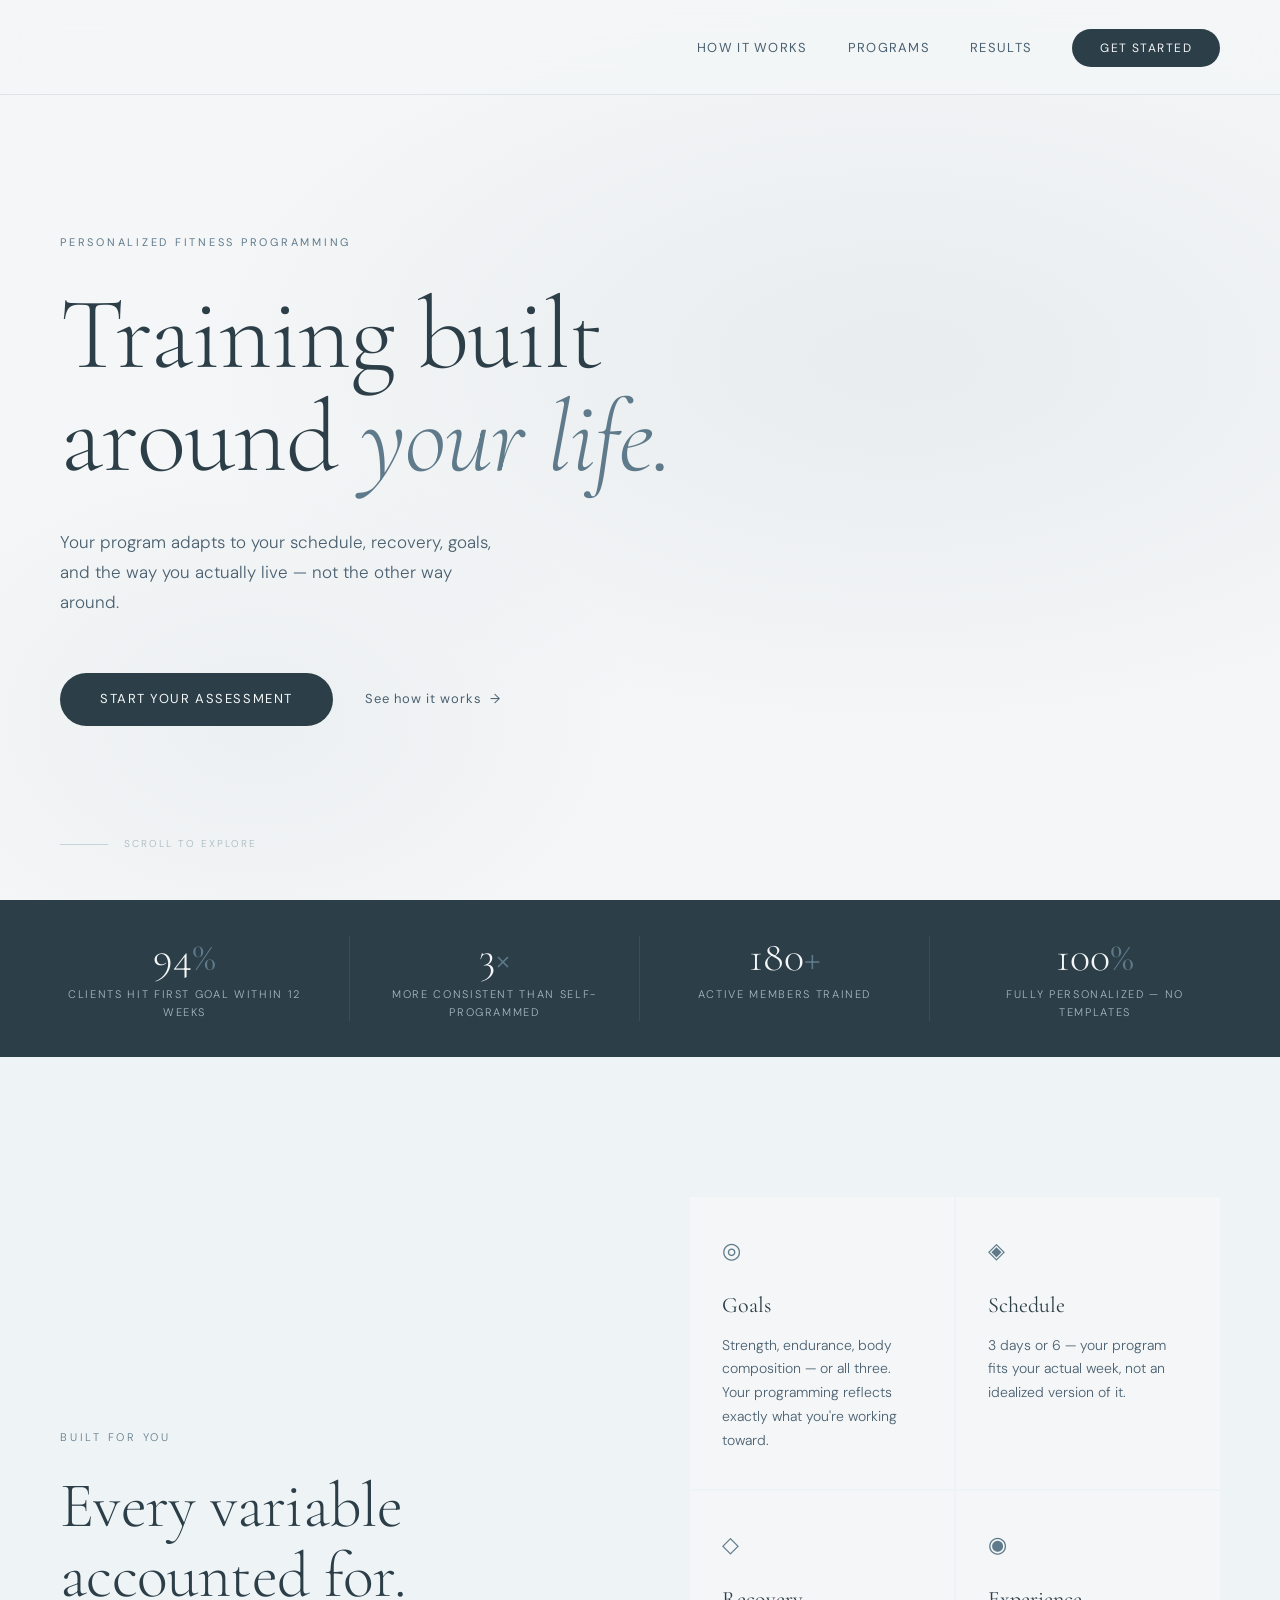
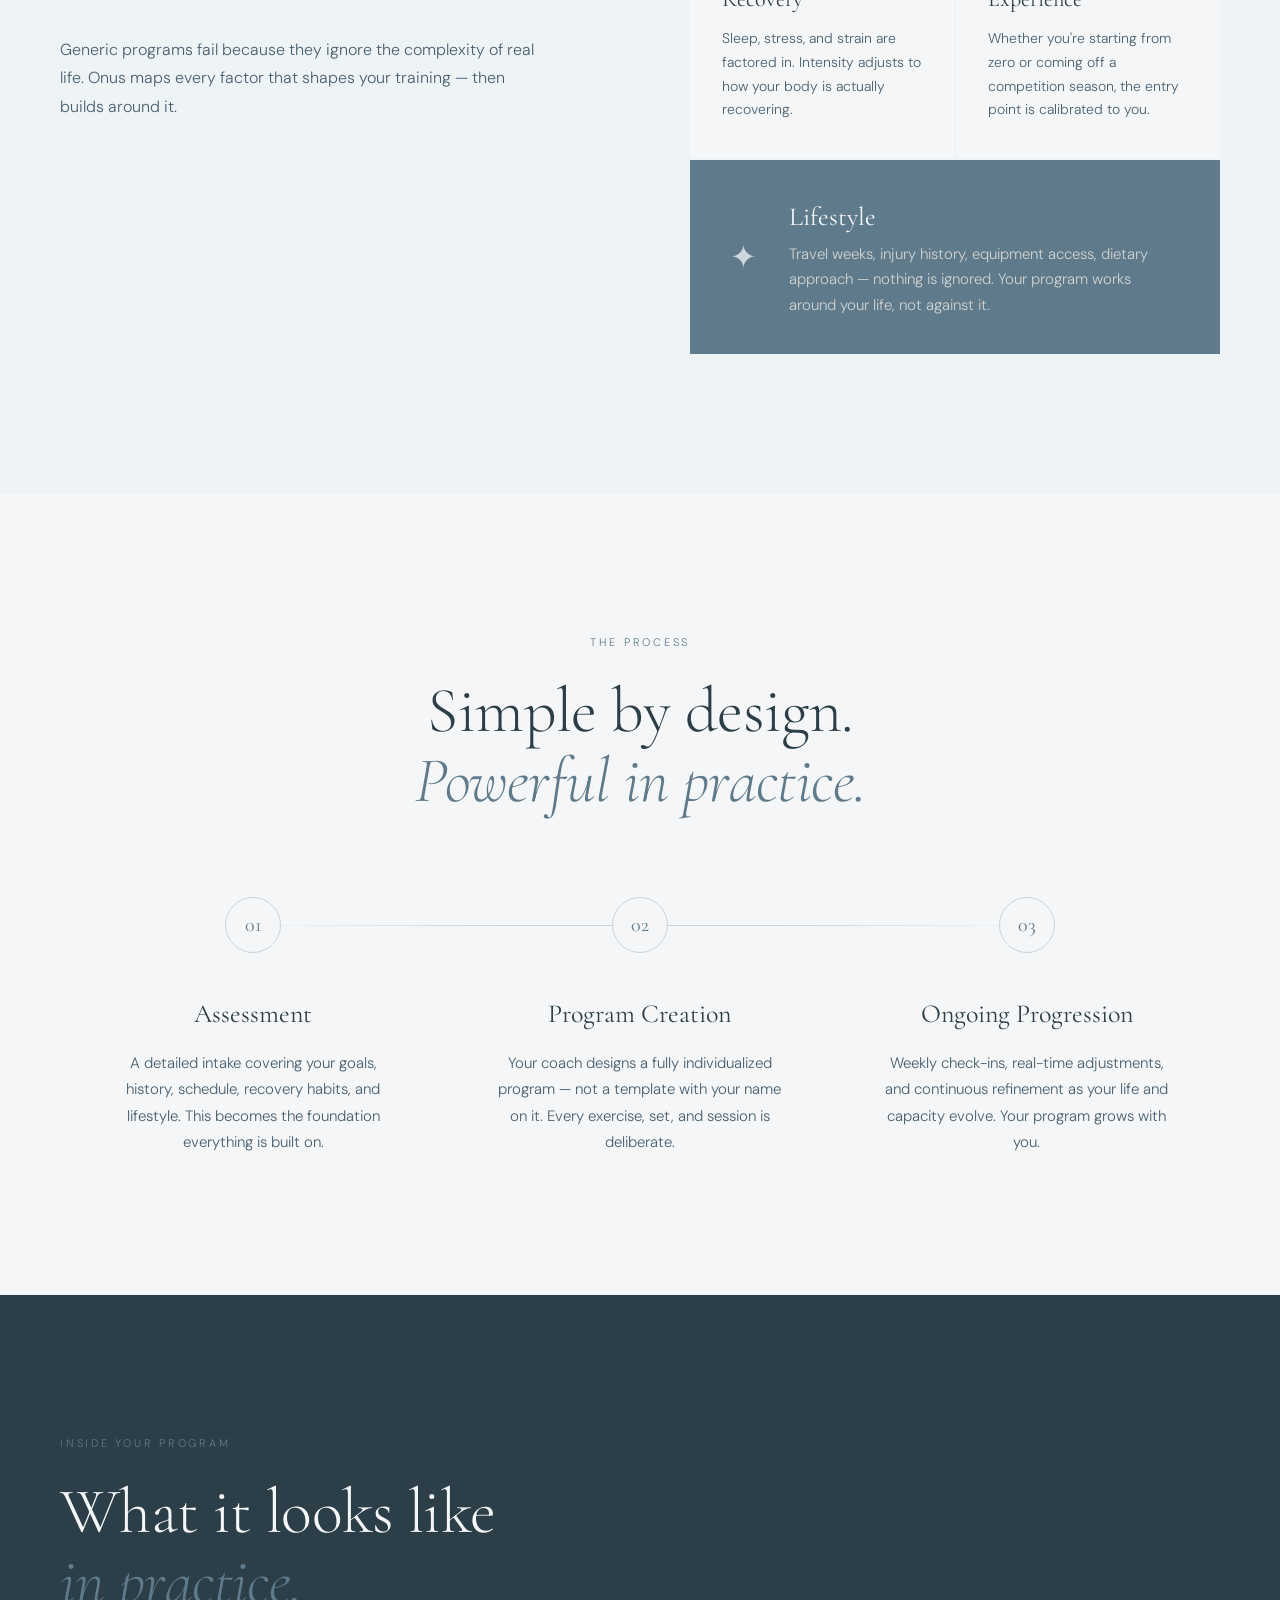
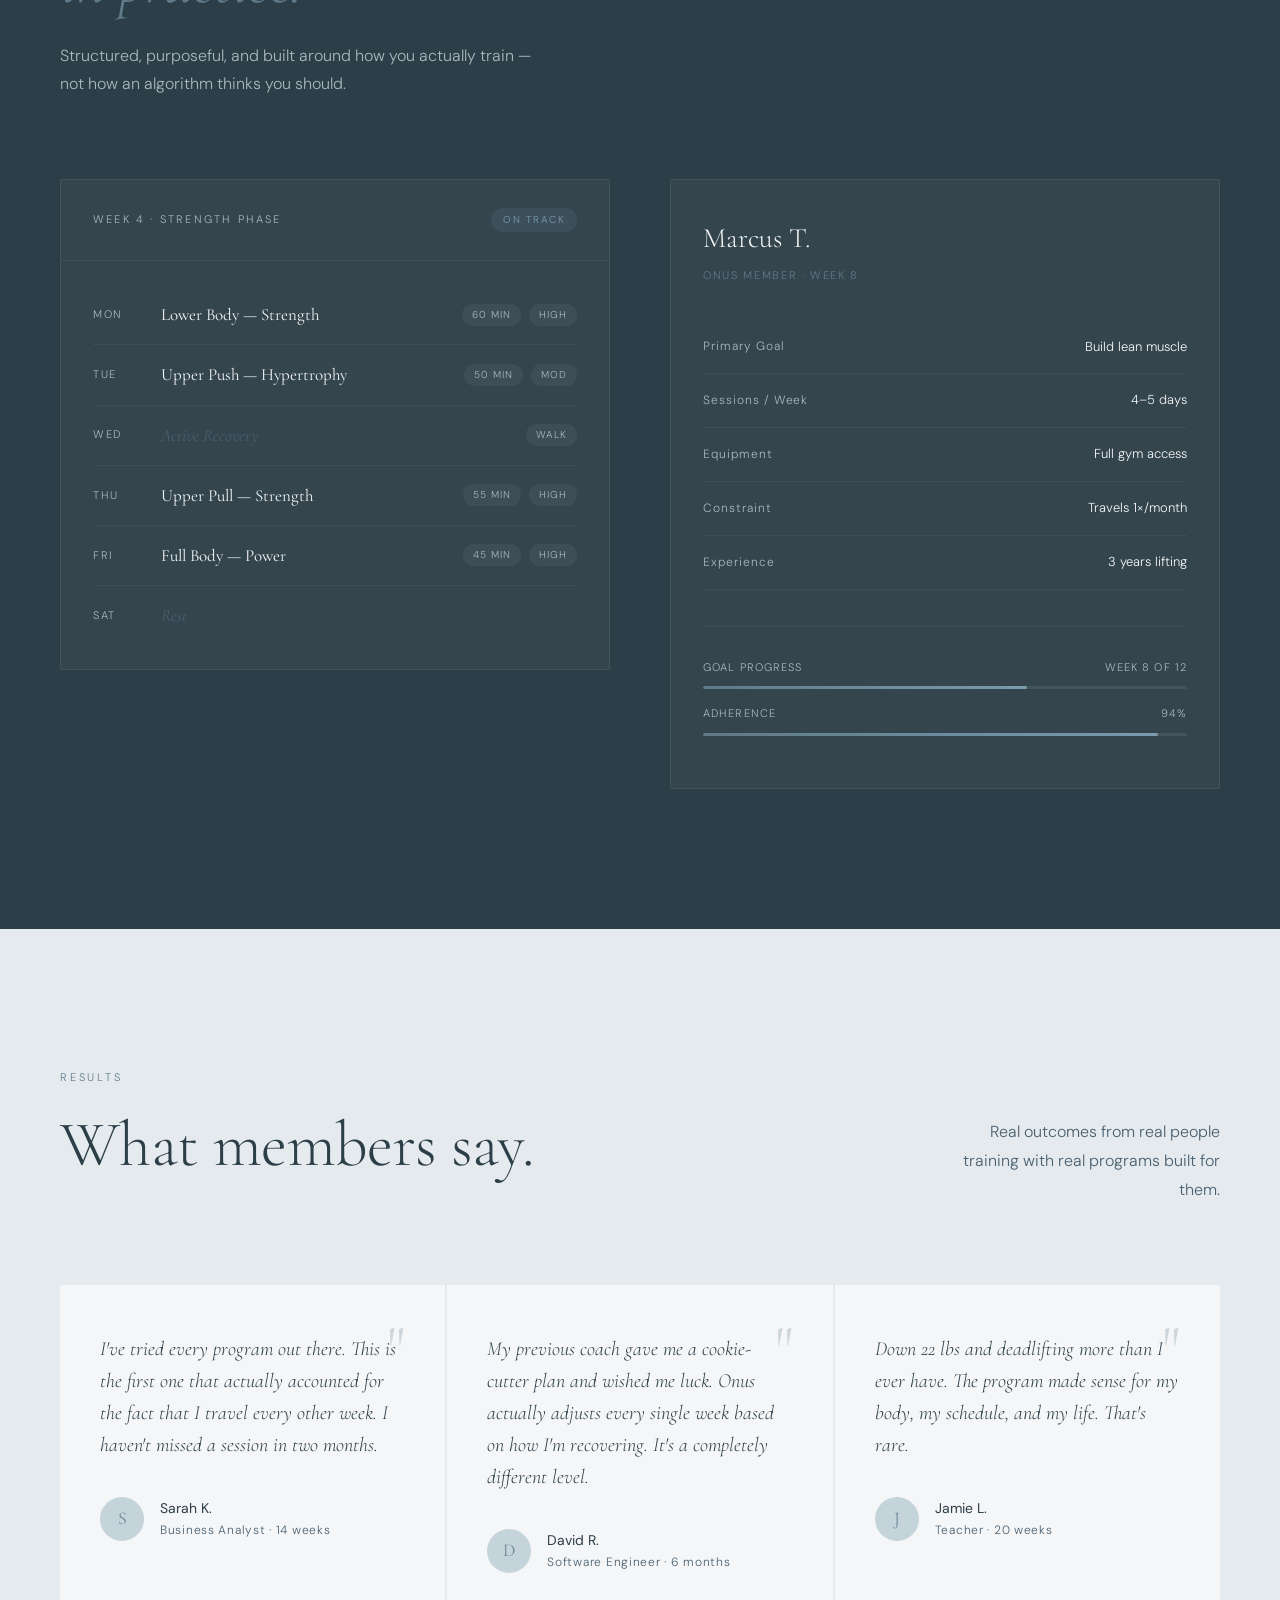
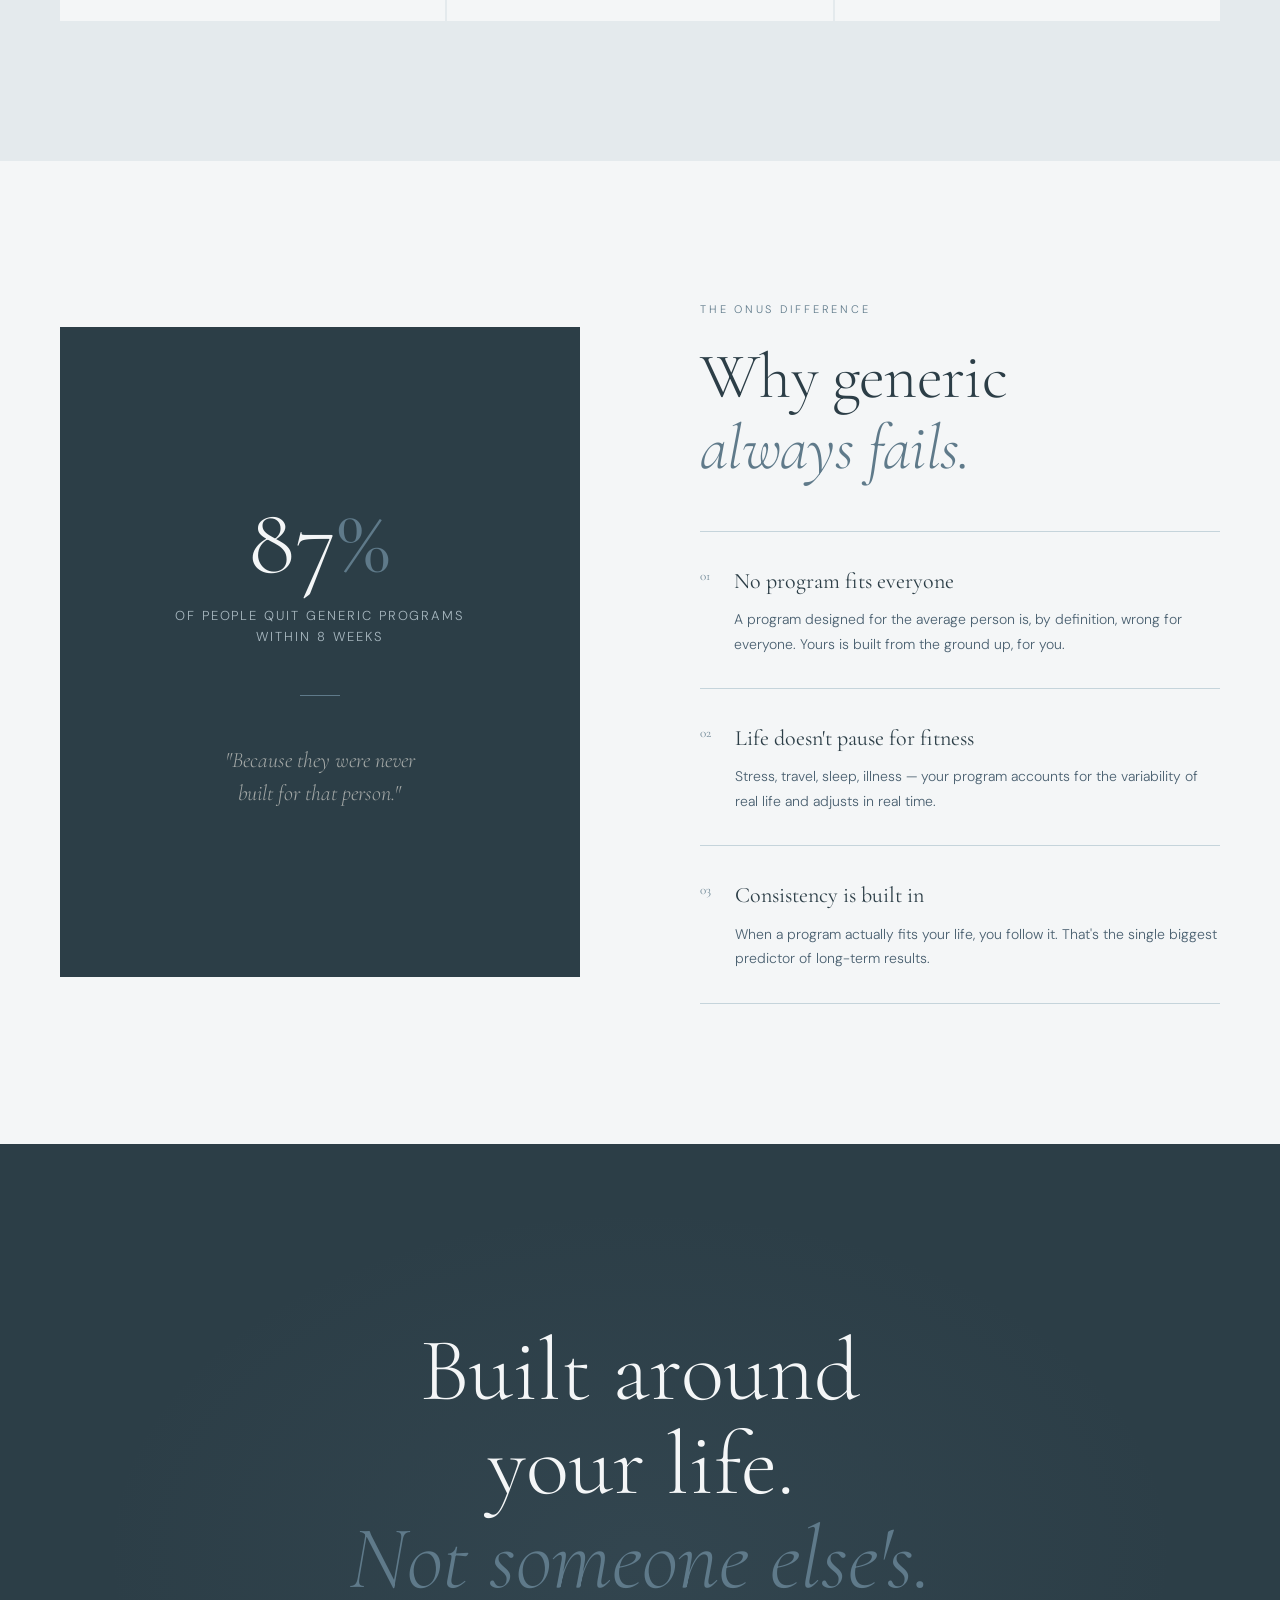
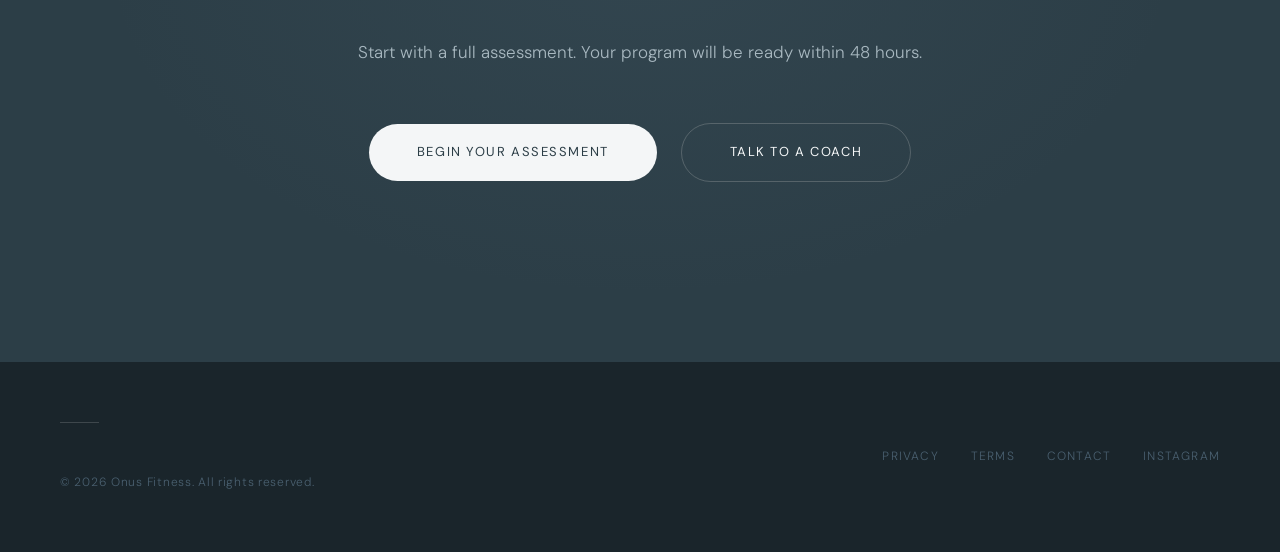
<file: v4-warm-luxury-logo.html>
<!DOCTYPE html>
<html lang="en">
<head>
<meta charset="UTF-8">
<meta name="viewport" content="width=device-width, initial-scale=1.0">
<title>Onus Fitness — Built Around Your Life</title>
<link rel="preconnect" href="https://fonts.googleapis.com">
<link href="https://fonts.googleapis.com/css2?family=Cormorant+Garamond:ital,wght@0,300;0,400;0,500;1,300;1,400&family=DM+Sans:wght@300;400;500&display=swap" rel="stylesheet">
<style>
  *, *::before, *::after { box-sizing: border-box; margin: 0; padding: 0; }

  :root {
    --charcoal: #2C3E47;
    --ivory: #F4F6F7;
    --ivory-dark: #E4EAED;
    --bronze: #5F7A8A;
    --bronze-light: #7A9BAD;
    --warm-gray: #A8B8C0;
    --warm-gray-dark: #4A6070;
    --sand: #C5D4DB;
    --cream: #EEF3F6;
    --serif: 'Cormorant Garamond', Georgia, serif;
    --sans: 'DM Sans', sans-serif;
  }

  html { scroll-behavior: smooth; }

  body {
    background: var(--ivory);
    color: var(--charcoal);
    font-family: var(--sans);
    font-weight: 300;
    line-height: 1.6;
    overflow-x: hidden;
  }

  /* ── NAVBAR ── */
  nav {
    position: fixed;
    top: 0; left: 0; right: 0;
    z-index: 100;
    display: flex;
    align-items: center;
    justify-content: space-between;
    padding: 28px 60px;
    background: rgba(244,246,247,0.92);
    backdrop-filter: blur(20px);
    border-bottom: 1px solid rgba(95,122,138,0.15);
    transition: padding 0.4s;
  }

  .nav-logo {
    text-decoration: none;
    display: flex;
    align-items: center;
  }

  .nav-links {
    display: flex;
    gap: 40px;
    list-style: none;
  }

  .nav-links a {
    font-size: 13px;
    font-weight: 400;
    letter-spacing: 0.1em;
    text-transform: uppercase;
    color: var(--warm-gray-dark);
    text-decoration: none;
    transition: color 0.3s;
  }

  .nav-links a:hover { color: var(--charcoal); }

  .nav-cta {
    background: var(--charcoal);
    color: var(--ivory) !important;
    padding: 11px 28px;
    border-radius: 100px;
    font-size: 12px !important;
    letter-spacing: 0.12em !important;
    text-transform: uppercase;
    transition: background 0.3s !important;
  }

  .nav-cta:hover { background: var(--bronze) !important; color: #fff !important; }

  /* ── HERO ── */
  #hero {
    min-height: 100vh;
    display: flex;
    flex-direction: column;
    justify-content: center;
    padding: 160px 60px 100px;
    position: relative;
    overflow: hidden;
  }

  .hero-bg {
    position: absolute;
    inset: 0;
    background: radial-gradient(ellipse 80% 60% at 70% 40%, rgba(95,122,138,0.08) 0%, transparent 70%),
                radial-gradient(ellipse 50% 50% at 20% 80%, rgba(95,122,138,0.05) 0%, transparent 60%);
    pointer-events: none;
  }

  .hero-eyebrow {
    font-family: var(--sans);
    font-size: 11px;
    font-weight: 400;
    letter-spacing: 0.25em;
    text-transform: uppercase;
    color: var(--bronze);
    margin-bottom: 32px;
    opacity: 0;
    animation: fadeUp 0.9s 0.2s forwards;
  }

  .hero-headline {
    font-family: var(--serif);
    font-size: clamp(64px, 8vw, 112px);
    font-weight: 300;
    line-height: 1.0;
    letter-spacing: -0.01em;
    color: var(--charcoal);
    max-width: 820px;
    margin-bottom: 40px;
    opacity: 0;
    animation: fadeUp 1s 0.4s forwards;
  }

  .hero-headline em {
    font-style: italic;
    color: var(--bronze);
    font-weight: 300;
  }

  .hero-sub {
    font-size: 17px;
    font-weight: 300;
    color: var(--warm-gray-dark);
    max-width: 440px;
    line-height: 1.75;
    margin-bottom: 56px;
    opacity: 0;
    animation: fadeUp 1s 0.6s forwards;
  }

  .hero-actions {
    display: flex;
    align-items: center;
    gap: 32px;
    opacity: 0;
    animation: fadeUp 1s 0.8s forwards;
  }

  .btn-primary {
    background: var(--charcoal);
    color: var(--ivory);
    padding: 16px 40px;
    border-radius: 100px;
    font-family: var(--sans);
    font-size: 13px;
    font-weight: 400;
    letter-spacing: 0.12em;
    text-transform: uppercase;
    text-decoration: none;
    transition: background 0.35s, transform 0.2s;
    display: inline-block;
  }

  .btn-primary:hover { background: var(--bronze); transform: translateY(-1px); }

  .btn-ghost {
    font-size: 13px;
    font-weight: 400;
    letter-spacing: 0.08em;
    color: var(--warm-gray-dark);
    text-decoration: none;
    display: flex;
    align-items: center;
    gap: 8px;
    transition: color 0.3s;
  }

  .btn-ghost:hover { color: var(--charcoal); }

  .btn-ghost::after {
    content: '→';
    transition: transform 0.3s;
  }

  .btn-ghost:hover::after { transform: translateX(4px); }

  .hero-scroll-line {
    position: absolute;
    bottom: 48px;
    left: 60px;
    display: flex;
    align-items: center;
    gap: 16px;
    opacity: 0;
    animation: fadeUp 1s 1.2s forwards;
  }

  .hero-scroll-line span {
    font-size: 10px;
    letter-spacing: 0.2em;
    text-transform: uppercase;
    color: var(--warm-gray);
  }

  .scroll-bar {
    width: 48px;
    height: 1px;
    background: var(--sand);
    position: relative;
    overflow: hidden;
  }

  .scroll-bar::after {
    content: '';
    position: absolute;
    left: -100%;
    top: 0;
    width: 100%;
    height: 100%;
    background: var(--bronze);
    animation: scrollBar 2s 1.5s ease-in-out infinite;
  }

  @keyframes scrollBar {
    0% { left: -100%; }
    50% { left: 0; }
    100% { left: 100%; }
  }

  /* ── METRICS BAR ── */
  .metrics-bar {
    background: var(--charcoal);
    padding: 36px 60px;
    display: grid;
    grid-template-columns: repeat(4, 1fr);
    gap: 0;
  }

  .metric {
    padding: 0 40px;
    border-right: 1px solid rgba(255,255,255,0.08);
    text-align: center;
  }

  .metric:first-child { padding-left: 0; }
  .metric:last-child { border-right: none; padding-right: 0; }

  .metric-num {
    font-family: var(--serif);
    font-size: 42px;
    font-weight: 300;
    color: var(--ivory);
    line-height: 1;
    margin-bottom: 8px;
  }

  .metric-num span { color: var(--bronze); }

  .metric-label {
    font-size: 11px;
    letter-spacing: 0.15em;
    text-transform: uppercase;
    color: var(--warm-gray);
  }

  /* ── SECTION BASE ── */
  section {
    padding: 140px 60px;
  }

  .section-eyebrow {
    font-size: 11px;
    letter-spacing: 0.25em;
    text-transform: uppercase;
    color: var(--bronze);
    margin-bottom: 24px;
    display: block;
  }

  .section-headline {
    font-family: var(--serif);
    font-size: clamp(40px, 5vw, 68px);
    font-weight: 300;
    line-height: 1.1;
    letter-spacing: -0.01em;
    color: var(--charcoal);
    margin-bottom: 24px;
  }

  .section-headline em {
    font-style: italic;
    color: var(--bronze);
  }

  .section-sub {
    font-size: 16px;
    font-weight: 300;
    color: var(--warm-gray-dark);
    line-height: 1.8;
    max-width: 480px;
  }

  /* ── PERSONALIZATION SECTION ── */
  #personalization {
    background: var(--cream);
    display: grid;
    grid-template-columns: 1fr 1fr;
    gap: 100px;
    align-items: center;
  }

  .pillars-grid {
    display: grid;
    grid-template-columns: 1fr 1fr;
    gap: 2px;
  }

  .pillar {
    background: var(--ivory);
    padding: 36px 32px;
    position: relative;
    overflow: hidden;
    transition: background 0.4s;
  }

  .pillar:hover { background: var(--charcoal); }
  .pillar:hover .pillar-icon { color: var(--bronze); }
  .pillar:hover .pillar-title { color: var(--ivory); }
  .pillar:hover .pillar-text { color: var(--warm-gray); }

  .pillar-icon {
    font-size: 22px;
    margin-bottom: 20px;
    display: block;
    color: var(--bronze);
    transition: color 0.4s;
  }

  .pillar-title {
    font-family: var(--serif);
    font-size: 22px;
    font-weight: 400;
    color: var(--charcoal);
    margin-bottom: 10px;
    transition: color 0.4s;
  }

  .pillar-text {
    font-size: 14px;
    color: var(--warm-gray-dark);
    line-height: 1.7;
    transition: color 0.4s;
  }

  .pillar-large {
    grid-column: 1 / -1;
    display: flex;
    align-items: center;
    gap: 32px;
    background: var(--bronze);
    padding: 36px 40px;
  }

  .pillar-large .pillar-icon { margin-bottom: 0; color: rgba(255,255,255,0.7); font-size: 32px; }
  .pillar-large .pillar-title { color: var(--ivory); margin-bottom: 4px; font-size: 26px; }
  .pillar-large .pillar-text { color: rgba(245,240,232,0.75); font-size: 15px; }

  /* ── HOW IT WORKS ── */
  #how-it-works {
    text-align: center;
  }

  .steps-container {
    display: grid;
    grid-template-columns: repeat(3, 1fr);
    gap: 0;
    margin-top: 80px;
    position: relative;
  }

  .steps-container::before {
    content: '';
    position: absolute;
    top: 28px;
    left: 16.66%;
    right: 16.66%;
    height: 1px;
    background: linear-gradient(90deg, transparent, var(--sand), var(--sand), transparent);
  }

  .step {
    padding: 0 48px;
    position: relative;
  }

  .step-number {
    width: 56px;
    height: 56px;
    border-radius: 50%;
    border: 1px solid var(--sand);
    display: flex;
    align-items: center;
    justify-content: center;
    font-family: var(--serif);
    font-size: 20px;
    font-weight: 400;
    color: var(--bronze);
    background: var(--ivory);
    margin: 0 auto 40px;
    position: relative;
    z-index: 1;
    transition: background 0.35s, border-color 0.35s;
  }

  .step:hover .step-number {
    background: var(--charcoal);
    border-color: var(--charcoal);
    color: var(--ivory);
  }

  .step-title {
    font-family: var(--serif);
    font-size: 26px;
    font-weight: 400;
    color: var(--charcoal);
    margin-bottom: 16px;
  }

  .step-text {
    font-size: 15px;
    color: var(--warm-gray-dark);
    line-height: 1.75;
  }

  /* ── PROGRAM PREVIEW ── */
  #program-preview {
    background: var(--charcoal);
    padding: 140px 60px;
  }

  #program-preview .section-headline { color: var(--ivory); }
  #program-preview .section-eyebrow { color: var(--bronze); }
  #program-preview .section-sub { color: var(--warm-gray); }

  .preview-layout {
    display: grid;
    grid-template-columns: 1fr 1fr;
    gap: 60px;
    margin-top: 80px;
    align-items: start;
  }

  .program-card {
    background: rgba(255,255,255,0.04);
    border: 1px solid rgba(255,255,255,0.08);
    border-radius: 2px;
    overflow: hidden;
  }

  .program-card-header {
    padding: 28px 32px;
    border-bottom: 1px solid rgba(255,255,255,0.06);
    display: flex;
    justify-content: space-between;
    align-items: center;
  }

  .program-card-title {
    font-size: 11px;
    letter-spacing: 0.2em;
    text-transform: uppercase;
    color: var(--warm-gray);
  }

  .program-card-badge {
    font-size: 10px;
    letter-spacing: 0.15em;
    text-transform: uppercase;
    background: rgba(95,122,138,0.2);
    color: var(--bronze-light);
    padding: 4px 12px;
    border-radius: 100px;
  }

  .program-week {
    padding: 24px 32px;
  }

  .week-day {
    display: flex;
    align-items: center;
    justify-content: space-between;
    padding: 16px 0;
    border-bottom: 1px solid rgba(255,255,255,0.05);
  }

  .week-day:last-child { border-bottom: none; }

  .day-name {
    font-size: 11px;
    letter-spacing: 0.15em;
    text-transform: uppercase;
    color: var(--warm-gray);
    width: 48px;
  }

  .day-workout {
    font-family: var(--serif);
    font-size: 17px;
    font-weight: 400;
    color: var(--ivory);
    flex: 1;
    padding: 0 20px;
  }

  .day-tags {
    display: flex;
    gap: 8px;
  }

  .day-tag {
    font-size: 10px;
    letter-spacing: 0.1em;
    text-transform: uppercase;
    color: var(--warm-gray);
    background: rgba(255,255,255,0.05);
    padding: 3px 10px;
    border-radius: 100px;
  }

  .day-rest .day-workout {
    color: var(--warm-gray-dark);
    font-style: italic;
  }

  .profile-card {
    background: rgba(255,255,255,0.04);
    border: 1px solid rgba(255,255,255,0.08);
    border-radius: 2px;
    padding: 36px 32px;
  }

  .profile-name {
    font-family: var(--serif);
    font-size: 28px;
    font-weight: 300;
    color: var(--ivory);
    margin-bottom: 6px;
  }

  .profile-role {
    font-size: 11px;
    letter-spacing: 0.15em;
    text-transform: uppercase;
    color: var(--bronze);
    margin-bottom: 36px;
  }

  .profile-stat {
    display: flex;
    justify-content: space-between;
    align-items: center;
    padding: 16px 0;
    border-bottom: 1px solid rgba(255,255,255,0.05);
  }

  .profile-stat:last-of-type { border-bottom: none; }

  .profile-stat-label {
    font-size: 12px;
    color: var(--warm-gray);
    letter-spacing: 0.08em;
  }

  .profile-stat-value {
    font-size: 13px;
    color: var(--ivory);
    text-align: right;
  }

  .progress-bar-wrap {
    margin-top: 36px;
    padding-top: 32px;
    border-top: 1px solid rgba(255,255,255,0.05);
  }

  .progress-label {
    display: flex;
    justify-content: space-between;
    font-size: 11px;
    color: var(--warm-gray);
    letter-spacing: 0.1em;
    text-transform: uppercase;
    margin-bottom: 10px;
  }

  .progress-track {
    height: 3px;
    background: rgba(255,255,255,0.08);
    border-radius: 100px;
    overflow: hidden;
    margin-bottom: 16px;
  }

  .progress-fill {
    height: 100%;
    background: linear-gradient(90deg, var(--bronze), var(--bronze-light));
    border-radius: 100px;
    transition: width 1.5s ease;
  }

  /* ── TESTIMONIALS ── */
  #testimonials {
    background: var(--ivory-dark);
  }

  .testimonials-header {
    display: flex;
    justify-content: space-between;
    align-items: flex-end;
    margin-bottom: 80px;
  }

  .testimonials-grid {
    display: grid;
    grid-template-columns: repeat(3, 1fr);
    gap: 2px;
  }

  .testimonial {
    background: var(--ivory);
    padding: 48px 40px;
    position: relative;
    transition: background 0.4s, transform 0.3s;
  }

  .testimonial:hover { background: var(--cream); transform: translateY(-4px); }

  .testimonial-quote {
    font-family: var(--serif);
    font-size: 20px;
    font-weight: 300;
    line-height: 1.6;
    color: var(--charcoal);
    margin-bottom: 36px;
    font-style: italic;
  }

  .testimonial-mark {
    font-family: var(--serif);
    font-size: 64px;
    color: var(--bronze);
    opacity: 0.25;
    line-height: 1;
    position: absolute;
    top: 32px;
    right: 40px;
  }

  .testimonial-author {
    display: flex;
    align-items: center;
    gap: 16px;
  }

  .author-avatar {
    width: 44px;
    height: 44px;
    border-radius: 50%;
    background: var(--sand);
    display: flex;
    align-items: center;
    justify-content: center;
    font-family: var(--serif);
    font-size: 18px;
    color: var(--bronze);
    flex-shrink: 0;
  }

  .author-name {
    font-size: 14px;
    font-weight: 400;
    color: var(--charcoal);
    margin-bottom: 2px;
  }

  .author-detail {
    font-size: 12px;
    color: var(--warm-gray-dark);
    letter-spacing: 0.06em;
  }

  /* ── WHY ONUS ── */
  #why-onus {
    display: grid;
    grid-template-columns: 1fr 1fr;
    gap: 120px;
    align-items: center;
  }

  .why-points {
    display: flex;
    flex-direction: column;
    gap: 0;
    margin-top: 48px;
  }

  .why-point {
    padding: 32px 0;
    border-bottom: 1px solid var(--sand);
    display: flex;
    gap: 24px;
    align-items: flex-start;
    transition: padding-left 0.3s;
    cursor: default;
  }

  .why-point:hover { padding-left: 12px; }
  .why-point:first-child { border-top: 1px solid var(--sand); }

  .why-num {
    font-family: var(--serif);
    font-size: 13px;
    color: var(--bronze);
    margin-top: 2px;
    flex-shrink: 0;
  }

  .why-title {
    font-family: var(--serif);
    font-size: 22px;
    font-weight: 400;
    color: var(--charcoal);
    margin-bottom: 8px;
  }

  .why-text {
    font-size: 14px;
    color: var(--warm-gray-dark);
    line-height: 1.75;
  }

  .why-visual {
    background: var(--charcoal);
    aspect-ratio: 4/5;
    position: relative;
    overflow: hidden;
    display: flex;
    align-items: center;
    justify-content: center;
  }

  .why-visual-inner {
    text-align: center;
    padding: 60px;
  }

  .why-big-stat {
    font-family: var(--serif);
    font-size: 96px;
    font-weight: 300;
    color: var(--ivory);
    line-height: 1;
    margin-bottom: 16px;
  }

  .why-big-stat span { color: var(--bronze); }

  .why-stat-label {
    font-size: 13px;
    letter-spacing: 0.15em;
    text-transform: uppercase;
    color: var(--warm-gray);
    margin-bottom: 48px;
  }

  .why-divider {
    width: 40px;
    height: 1px;
    background: var(--bronze);
    margin: 0 auto 48px;
  }

  .why-quote-block {
    font-family: var(--serif);
    font-size: 22px;
    font-style: italic;
    font-weight: 300;
    color: rgba(245,240,232,0.6);
    line-height: 1.5;
  }

  /* ── FINAL CTA ── */
  #final-cta {
    background: var(--charcoal);
    text-align: center;
    padding: 180px 60px;
    position: relative;
    overflow: hidden;
  }

  #final-cta::before {
    content: '';
    position: absolute;
    inset: 0;
    background: radial-gradient(ellipse 60% 60% at 50% 50%, rgba(95,122,138,0.12) 0%, transparent 70%);
    pointer-events: none;
  }

  .cta-headline {
    font-family: var(--serif);
    font-size: clamp(52px, 7vw, 96px);
    font-weight: 300;
    line-height: 1.05;
    color: var(--ivory);
    margin-bottom: 32px;
    position: relative;
  }

  .cta-headline em {
    font-style: italic;
    color: var(--bronze);
  }

  .cta-sub {
    font-size: 17px;
    font-weight: 300;
    color: var(--warm-gray);
    margin-bottom: 56px;
    line-height: 1.7;
    position: relative;
  }

  .cta-actions {
    display: flex;
    align-items: center;
    justify-content: center;
    gap: 24px;
    position: relative;
  }

  .btn-light {
    background: var(--ivory);
    color: var(--charcoal);
    padding: 18px 48px;
    border-radius: 100px;
    font-family: var(--sans);
    font-size: 13px;
    font-weight: 400;
    letter-spacing: 0.12em;
    text-transform: uppercase;
    text-decoration: none;
    transition: background 0.35s, transform 0.2s;
    display: inline-block;
  }

  .btn-light:hover { background: var(--bronze); color: var(--ivory); transform: translateY(-2px); }

  .btn-outline {
    border: 1px solid rgba(245,240,232,0.2);
    color: var(--ivory);
    padding: 18px 48px;
    border-radius: 100px;
    font-family: var(--sans);
    font-size: 13px;
    font-weight: 400;
    letter-spacing: 0.12em;
    text-transform: uppercase;
    text-decoration: none;
    transition: border-color 0.35s, background 0.35s;
    display: inline-block;
  }

  .btn-outline:hover { border-color: var(--bronze); background: rgba(95,122,138,0.1); }

  /* ── FOOTER ── */
  footer {
    background: #1A252B;
    padding: 60px;
    display: grid;
    grid-template-columns: 1fr auto;
    align-items: center;
    gap: 40px;
  }

  .footer-logo {
    margin-bottom: 12px;
  }

  .footer-copy {
    font-size: 12px;
    color: var(--warm-gray-dark);
    letter-spacing: 0.06em;
  }

  .footer-links {
    display: flex;
    gap: 32px;
  }

  .footer-links a {
    font-size: 12px;
    letter-spacing: 0.1em;
    text-transform: uppercase;
    color: var(--warm-gray-dark);
    text-decoration: none;
    transition: color 0.3s;
  }

  .footer-links a:hover { color: var(--bronze); }

  /* ── ANIMATIONS ── */
  @keyframes fadeUp {
    from { opacity: 0; transform: translateY(24px); }
    to   { opacity: 1; transform: translateY(0); }
  }

  .reveal {
    opacity: 0;
    transform: translateY(32px);
    transition: opacity 0.9s ease, transform 0.9s ease;
  }

  .reveal.visible {
    opacity: 1;
    transform: translateY(0);
  }

  .reveal-delay-1 { transition-delay: 0.15s; }
  .reveal-delay-2 { transition-delay: 0.3s; }
  .reveal-delay-3 { transition-delay: 0.45s; }
</style>
</head>
<body>

<!-- NAV -->
<nav>
  <a href="#" class="nav-logo"><img src="[data-uri]" alt="Onus Fitness" style="height:38px;width:auto;"></a>
  <ul class="nav-links">
    <li><a href="#how-it-works">How It Works</a></li>
    <li><a href="#program-preview">Programs</a></li>
    <li><a href="#testimonials">Results</a></li>
    <li><a href="#final-cta" class="nav-cta">Get Started</a></li>
  </ul>
</nav>

<!-- HERO -->
<section id="hero">
  <div class="hero-bg"></div>
  <div class="hero-eyebrow">Personalized Fitness Programming</div>
  <h1 class="hero-headline">Training built<br>around <em>your life.</em></h1>
  <p class="hero-sub">Your program adapts to your schedule, recovery, goals, and the way you actually live — not the other way around.</p>
  <div class="hero-actions">
    <a href="#final-cta" class="btn-primary">Start Your Assessment</a>
    <a href="#how-it-works" class="btn-ghost">See how it works</a>
  </div>
  <div class="hero-scroll-line">
    <div class="scroll-bar"></div>
    <span>Scroll to explore</span>
  </div>
</section>

<!-- METRICS BAR -->
<div class="metrics-bar">
  <div class="metric">
    <div class="metric-num">94<span>%</span></div>
    <div class="metric-label">Clients hit first goal within 12 weeks</div>
  </div>
  <div class="metric">
    <div class="metric-num">3<span>×</span></div>
    <div class="metric-label">More consistent than self-programmed</div>
  </div>
  <div class="metric">
    <div class="metric-num">180<span>+</span></div>
    <div class="metric-label">Active members trained</div>
  </div>
  <div class="metric">
    <div class="metric-num">100<span>%</span></div>
    <div class="metric-label">Fully personalized — no templates</div>
  </div>
</div>

<!-- PERSONALIZATION -->
<section id="personalization">
  <div class="reveal">
    <span class="section-eyebrow">Built for you</span>
    <h2 class="section-headline">Every variable<br>accounted for.</h2>
    <p class="section-sub">Generic programs fail because they ignore the complexity of real life. Onus maps every factor that shapes your training — then builds around it.</p>
  </div>
  <div class="pillars-grid reveal reveal-delay-1">
    <div class="pillar">
      <span class="pillar-icon">◎</span>
      <div class="pillar-title">Goals</div>
      <p class="pillar-text">Strength, endurance, body composition — or all three. Your programming reflects exactly what you're working toward.</p>
    </div>
    <div class="pillar">
      <span class="pillar-icon">◈</span>
      <div class="pillar-title">Schedule</div>
      <p class="pillar-text">3 days or 6 — your program fits your actual week, not an idealized version of it.</p>
    </div>
    <div class="pillar">
      <span class="pillar-icon">◇</span>
      <div class="pillar-title">Recovery</div>
      <p class="pillar-text">Sleep, stress, and strain are factored in. Intensity adjusts to how your body is actually recovering.</p>
    </div>
    <div class="pillar">
      <span class="pillar-icon">◉</span>
      <div class="pillar-title">Experience</div>
      <p class="pillar-text">Whether you're starting from zero or coming off a competition season, the entry point is calibrated to you.</p>
    </div>
    <div class="pillar pillar-large">
      <span class="pillar-icon">✦</span>
      <div>
        <div class="pillar-title">Lifestyle</div>
        <p class="pillar-text">Travel weeks, injury history, equipment access, dietary approach — nothing is ignored. Your program works around your life, not against it.</p>
      </div>
    </div>
  </div>
</section>

<!-- HOW IT WORKS -->
<section id="how-it-works">
  <span class="section-eyebrow reveal">The process</span>
  <h2 class="section-headline reveal">Simple by design.<br><em>Powerful in practice.</em></h2>
  <div class="steps-container">
    <div class="step reveal">
      <div class="step-number">01</div>
      <div class="step-title">Assessment</div>
      <p class="step-text">A detailed intake covering your goals, history, schedule, recovery habits, and lifestyle. This becomes the foundation everything is built on.</p>
    </div>
    <div class="step reveal reveal-delay-1">
      <div class="step-number">02</div>
      <div class="step-title">Program Creation</div>
      <p class="step-text">Your coach designs a fully individualized program — not a template with your name on it. Every exercise, set, and session is deliberate.</p>
    </div>
    <div class="step reveal reveal-delay-2">
      <div class="step-number">03</div>
      <div class="step-title">Ongoing Progression</div>
      <p class="step-text">Weekly check-ins, real-time adjustments, and continuous refinement as your life and capacity evolve. Your program grows with you.</p>
    </div>
  </div>
</section>

<!-- PROGRAM PREVIEW -->
<section id="program-preview">
  <div class="reveal">
    <span class="section-eyebrow">Inside your program</span>
    <h2 class="section-headline">What it looks like<br><em>in practice.</em></h2>
    <p class="section-sub">Structured, purposeful, and built around how you actually train — not how an algorithm thinks you should.</p>
  </div>
  <div class="preview-layout">
    <div class="program-card reveal reveal-delay-1">
      <div class="program-card-header">
        <span class="program-card-title">Week 4 · Strength Phase</span>
        <span class="program-card-badge">On Track</span>
      </div>
      <div class="program-week">
        <div class="week-day">
          <span class="day-name">Mon</span>
          <span class="day-workout">Lower Body — Strength</span>
          <div class="day-tags"><span class="day-tag">60 min</span><span class="day-tag">High</span></div>
        </div>
        <div class="week-day">
          <span class="day-name">Tue</span>
          <span class="day-workout">Upper Push — Hypertrophy</span>
          <div class="day-tags"><span class="day-tag">50 min</span><span class="day-tag">Mod</span></div>
        </div>
        <div class="week-day day-rest">
          <span class="day-name">Wed</span>
          <span class="day-workout">Active Recovery</span>
          <div class="day-tags"><span class="day-tag">Walk</span></div>
        </div>
        <div class="week-day">
          <span class="day-name">Thu</span>
          <span class="day-workout">Upper Pull — Strength</span>
          <div class="day-tags"><span class="day-tag">55 min</span><span class="day-tag">High</span></div>
        </div>
        <div class="week-day">
          <span class="day-name">Fri</span>
          <span class="day-workout">Full Body — Power</span>
          <div class="day-tags"><span class="day-tag">45 min</span><span class="day-tag">High</span></div>
        </div>
        <div class="week-day day-rest">
          <span class="day-name">Sat</span>
          <span class="day-workout">Rest</span>
          <div class="day-tags"></div>
        </div>
      </div>
    </div>
    <div>
      <div class="profile-card reveal reveal-delay-2">
        <div class="profile-name">Marcus T.</div>
        <div class="profile-role">Onus Member · Week 8</div>
        <div class="profile-stat">
          <span class="profile-stat-label">Primary Goal</span>
          <span class="profile-stat-value">Build lean muscle</span>
        </div>
        <div class="profile-stat">
          <span class="profile-stat-label">Sessions / Week</span>
          <span class="profile-stat-value">4–5 days</span>
        </div>
        <div class="profile-stat">
          <span class="profile-stat-label">Equipment</span>
          <span class="profile-stat-value">Full gym access</span>
        </div>
        <div class="profile-stat">
          <span class="profile-stat-label">Constraint</span>
          <span class="profile-stat-value">Travels 1×/month</span>
        </div>
        <div class="profile-stat">
          <span class="profile-stat-label">Experience</span>
          <span class="profile-stat-value">3 years lifting</span>
        </div>
        <div class="progress-bar-wrap">
          <div class="progress-label"><span>Goal Progress</span><span>Week 8 of 12</span></div>
          <div class="progress-track">
            <div class="progress-fill" style="width: 67%"></div>
          </div>
          <div class="progress-label"><span>Adherence</span><span>94%</span></div>
          <div class="progress-track">
            <div class="progress-fill" style="width: 94%"></div>
          </div>
        </div>
      </div>
    </div>
  </div>
</section>

<!-- TESTIMONIALS -->
<section id="testimonials">
  <div class="testimonials-header">
    <div>
      <span class="section-eyebrow reveal">Results</span>
      <h2 class="section-headline reveal">What members say.</h2>
    </div>
    <p class="section-sub reveal" style="text-align:right; max-width: 280px;">Real outcomes from real people training with real programs built for them.</p>
  </div>
  <div class="testimonials-grid">
    <div class="testimonial reveal">
      <div class="testimonial-mark">"</div>
      <p class="testimonial-quote">I've tried every program out there. This is the first one that actually accounted for the fact that I travel every other week. I haven't missed a session in two months.</p>
      <div class="testimonial-author">
        <div class="author-avatar">S</div>
        <div>
          <div class="author-name">Sarah K.</div>
          <div class="author-detail">Business Analyst · 14 weeks</div>
        </div>
      </div>
    </div>
    <div class="testimonial reveal reveal-delay-1">
      <div class="testimonial-mark">"</div>
      <p class="testimonial-quote">My previous coach gave me a cookie-cutter plan and wished me luck. Onus actually adjusts every single week based on how I'm recovering. It's a completely different level.</p>
      <div class="testimonial-author">
        <div class="author-avatar">D</div>
        <div>
          <div class="author-name">David R.</div>
          <div class="author-detail">Software Engineer · 6 months</div>
        </div>
      </div>
    </div>
    <div class="testimonial reveal reveal-delay-2">
      <div class="testimonial-mark">"</div>
      <p class="testimonial-quote">Down 22 lbs and deadlifting more than I ever have. The program made sense for my body, my schedule, and my life. That's rare.</p>
      <div class="testimonial-author">
        <div class="author-avatar">J</div>
        <div>
          <div class="author-name">Jamie L.</div>
          <div class="author-detail">Teacher · 20 weeks</div>
        </div>
      </div>
    </div>
  </div>
</section>

<!-- WHY ONUS -->
<section id="why-onus">
  <div class="why-visual reveal">
    <div class="why-visual-inner">
      <div class="why-big-stat">87<span>%</span></div>
      <div class="why-stat-label">of people quit generic programs<br>within 8 weeks</div>
      <div class="why-divider"></div>
      <div class="why-quote-block">"Because they were never<br>built for that person."</div>
    </div>
  </div>
  <div class="reveal reveal-delay-1">
    <span class="section-eyebrow">The Onus difference</span>
    <h2 class="section-headline">Why generic<br><em>always fails.</em></h2>
    <div class="why-points">
      <div class="why-point">
        <span class="why-num">01</span>
        <div>
          <div class="why-title">No program fits everyone</div>
          <p class="why-text">A program designed for the average person is, by definition, wrong for everyone. Yours is built from the ground up, for you.</p>
        </div>
      </div>
      <div class="why-point">
        <span class="why-num">02</span>
        <div>
          <div class="why-title">Life doesn't pause for fitness</div>
          <p class="why-text">Stress, travel, sleep, illness — your program accounts for the variability of real life and adjusts in real time.</p>
        </div>
      </div>
      <div class="why-point">
        <span class="why-num">03</span>
        <div>
          <div class="why-title">Consistency is built in</div>
          <p class="why-text">When a program actually fits your life, you follow it. That's the single biggest predictor of long-term results.</p>
        </div>
      </div>
    </div>
  </div>
</section>

<!-- FINAL CTA -->
<section id="final-cta">
  <h2 class="cta-headline reveal">Built around<br>your life.<br><em>Not someone else's.</em></h2>
  <p class="cta-sub reveal">Start with a full assessment. Your program will be ready within 48 hours.</p>
  <div class="cta-actions reveal">
    <a href="#" class="btn-light">Begin Your Assessment</a>
    <a href="#" class="btn-outline">Talk to a Coach</a>
  </div>
</section>

<!-- FOOTER -->
<footer>
  <div>
    <div class="footer-logo"><img src="[data-uri]" alt="Onus Fitness" style="height:32px;width:auto;filter:brightness(0) invert(1);opacity:0.85;"></div>
    <div class="footer-copy">© 2026 Onus Fitness. All rights reserved.</div>
  </div>
  <div class="footer-links">
    <a href="#">Privacy</a>
    <a href="#">Terms</a>
    <a href="#">Contact</a>
    <a href="#">Instagram</a>
  </div>
</footer>

<script>
  // Scroll reveal
  const reveals = document.querySelectorAll('.reveal');
  const observer = new IntersectionObserver((entries) => {
    entries.forEach(e => {
      if (e.isIntersecting) {
        e.target.classList.add('visible');
        observer.unobserve(e.target);
      }
    });
  }, { threshold: 0.12, rootMargin: '0px 0px -40px 0px' });
  reveals.forEach(el => observer.observe(el));

  // Animate progress bars on scroll
  const progressFills = document.querySelectorAll('.progress-fill');
  const progObserver = new IntersectionObserver((entries) => {
    entries.forEach(e => {
      if (e.isIntersecting) {
        const target = e.target.style.width;
        e.target.style.width = '0%';
        setTimeout(() => { e.target.style.width = target; }, 100);
        progObserver.unobserve(e.target);
      }
    });
  }, { threshold: 0.5 });
  progressFills.forEach(el => progObserver.observe(el));
</script>
</body>
</html>
</file>
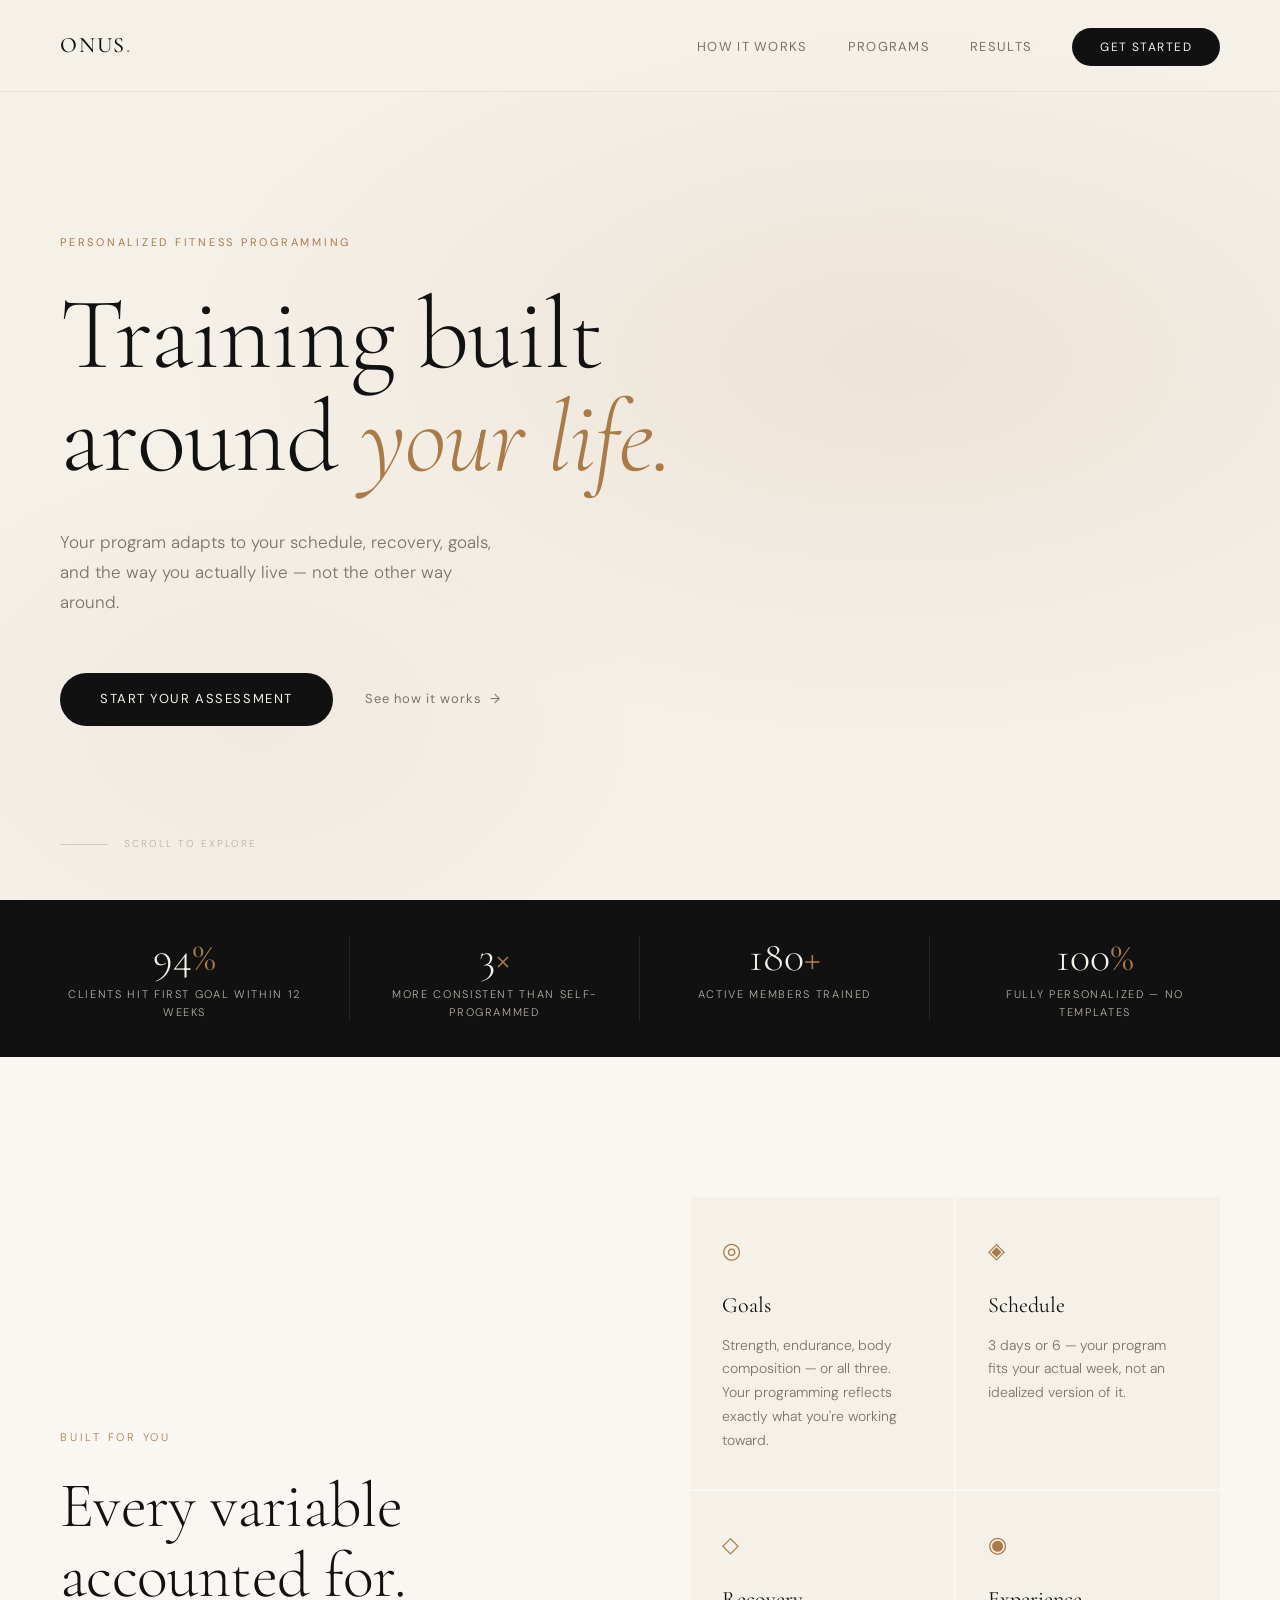
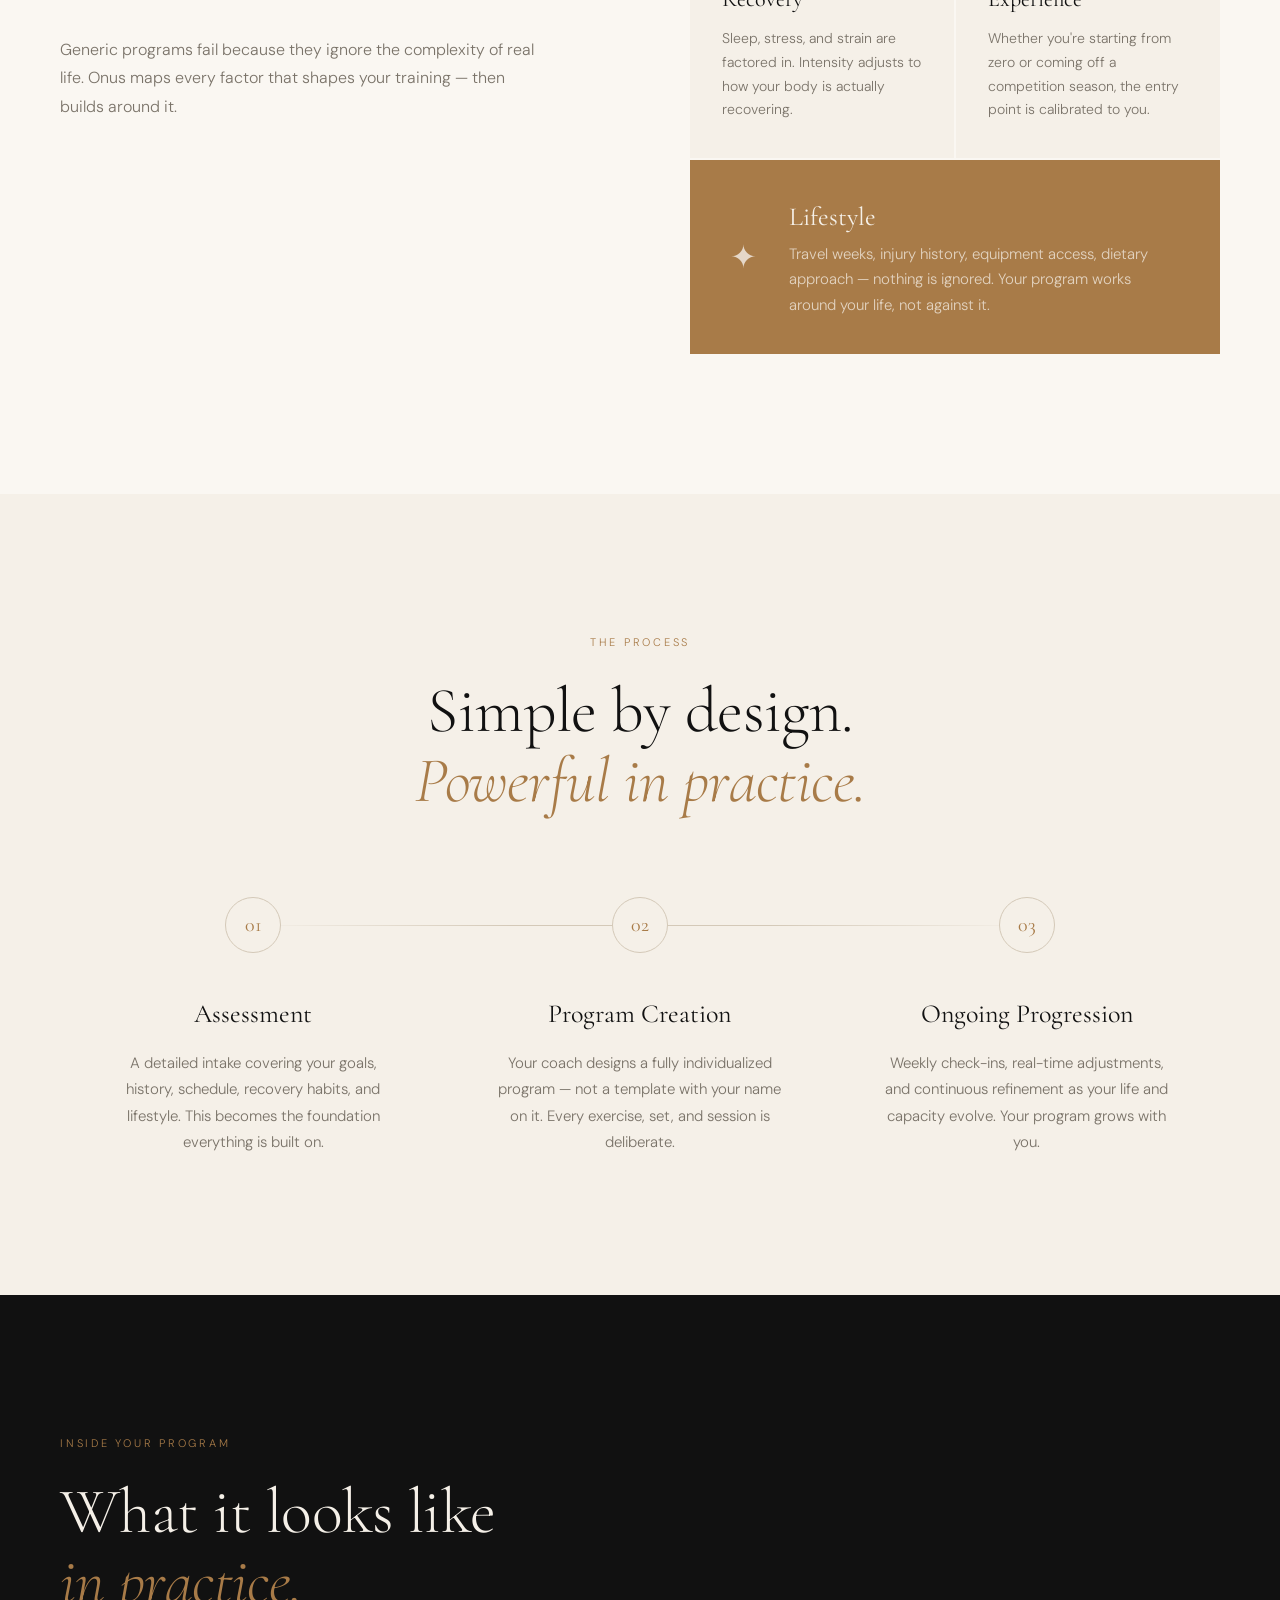
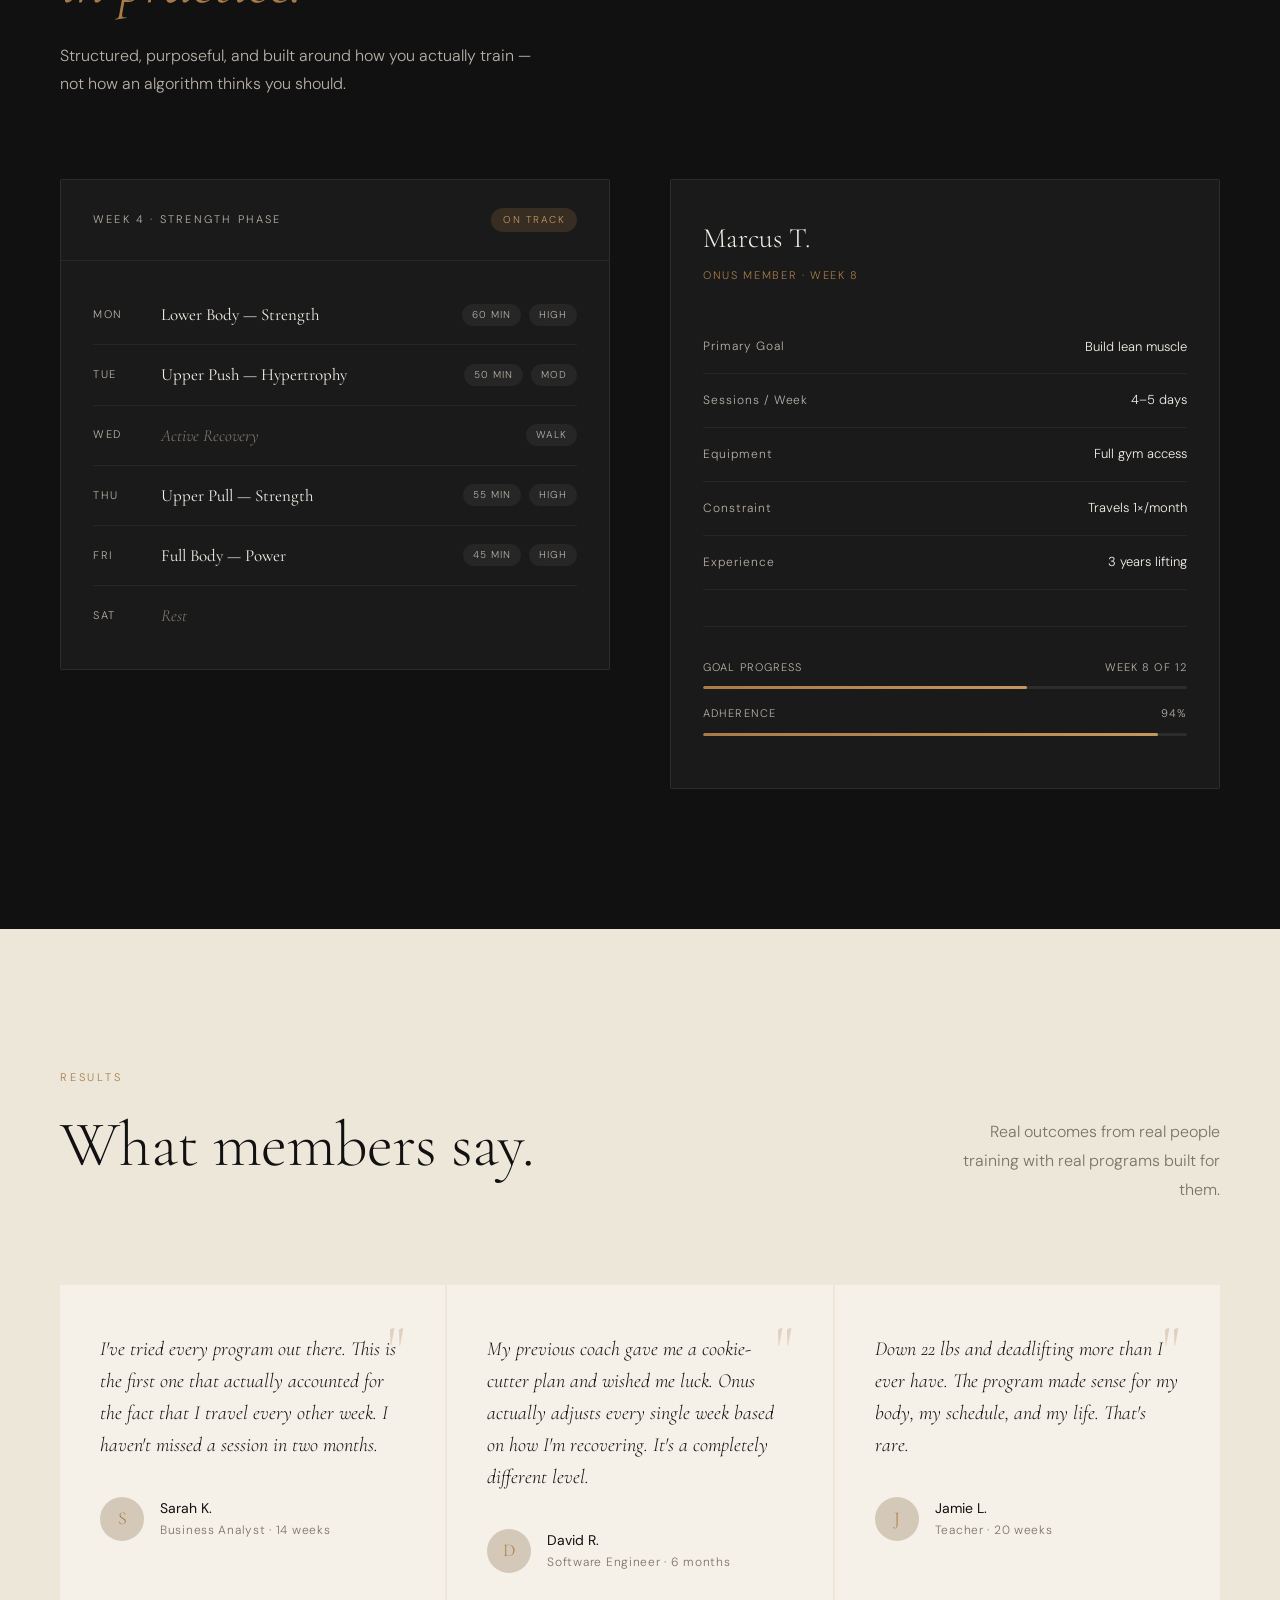
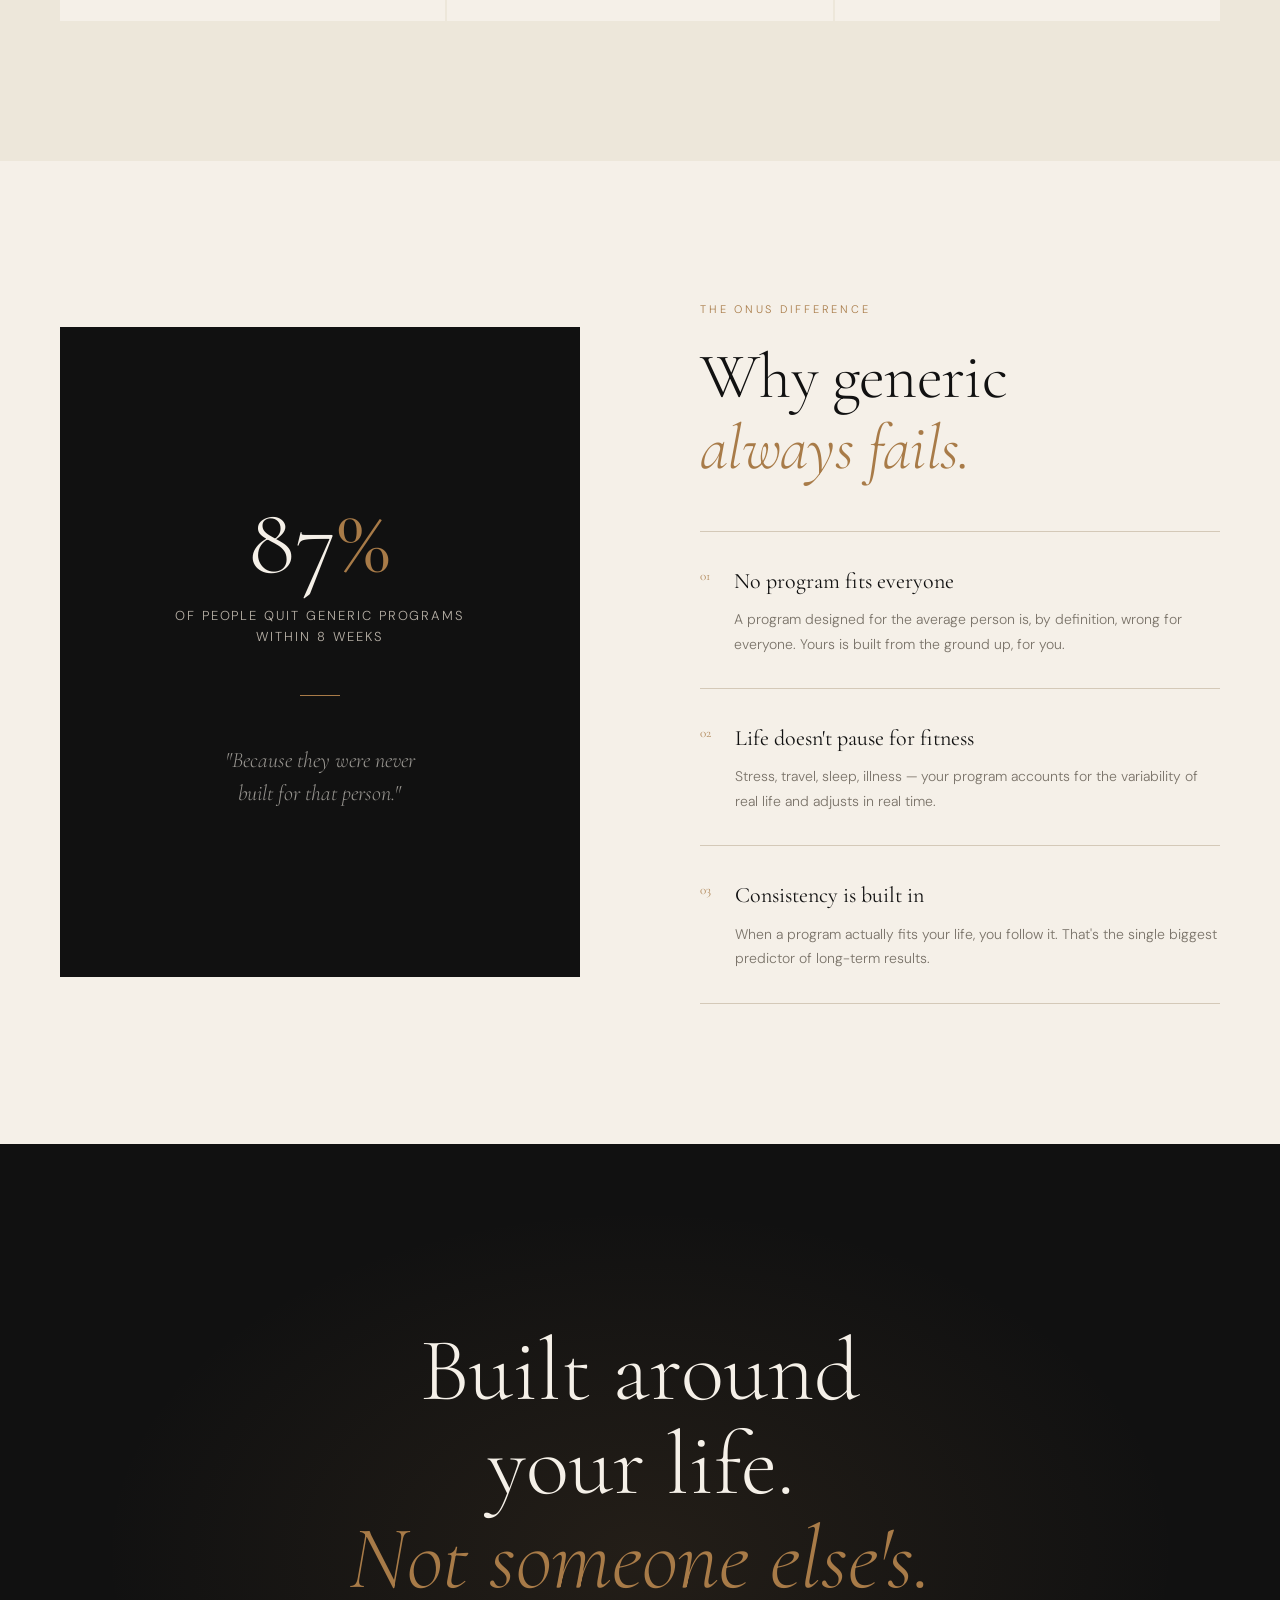
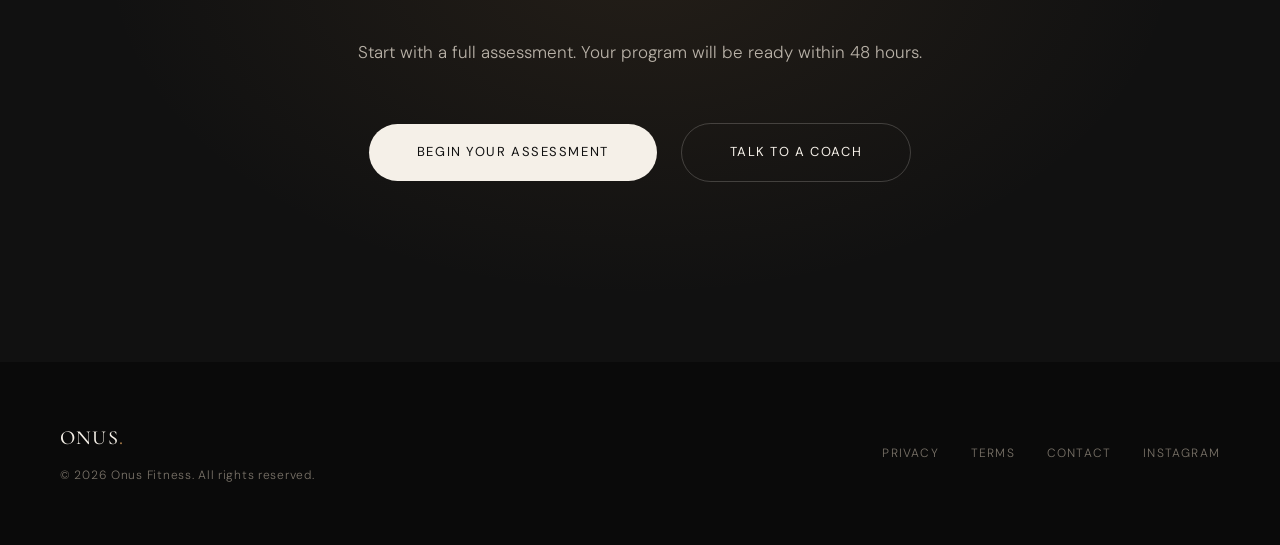
<file: v4-warm-luxury.html>
<!DOCTYPE html>
<html lang="en">
<head>
<meta charset="UTF-8">
<meta name="viewport" content="width=device-width, initial-scale=1.0">
<title>Onus Fitness — Built Around Your Life</title>
<link rel="preconnect" href="https://fonts.googleapis.com">
<link href="https://fonts.googleapis.com/css2?family=Cormorant+Garamond:ital,wght@0,300;0,400;0,500;1,300;1,400&family=DM+Sans:wght@300;400;500&display=swap" rel="stylesheet">
<style>
  *, *::before, *::after { box-sizing: border-box; margin: 0; padding: 0; }

  :root {
    --charcoal: #111111;
    --ivory: #F5F0E8;
    --ivory-dark: #EDE7DA;
    --bronze: #A87B48;
    --bronze-light: #C4975E;
    --warm-gray: #B8B1A7;
    --warm-gray-dark: #7A7369;
    --sand: #D4C9B8;
    --cream: #FAF7F2;
    --serif: 'Cormorant Garamond', Georgia, serif;
    --sans: 'DM Sans', sans-serif;
  }

  html { scroll-behavior: smooth; }

  body {
    background: var(--ivory);
    color: var(--charcoal);
    font-family: var(--sans);
    font-weight: 300;
    line-height: 1.6;
    overflow-x: hidden;
  }

  /* ── NAVBAR ── */
  nav {
    position: fixed;
    top: 0; left: 0; right: 0;
    z-index: 100;
    display: flex;
    align-items: center;
    justify-content: space-between;
    padding: 28px 60px;
    background: rgba(245,240,232,0.85);
    backdrop-filter: blur(20px);
    border-bottom: 1px solid rgba(168,123,72,0.12);
    transition: padding 0.4s;
  }

  .nav-logo {
    font-family: var(--serif);
    font-size: 22px;
    font-weight: 500;
    letter-spacing: 0.08em;
    color: var(--charcoal);
    text-decoration: none;
  }

  .nav-logo span { color: var(--bronze); }

  .nav-links {
    display: flex;
    gap: 40px;
    list-style: none;
  }

  .nav-links a {
    font-size: 13px;
    font-weight: 400;
    letter-spacing: 0.1em;
    text-transform: uppercase;
    color: var(--warm-gray-dark);
    text-decoration: none;
    transition: color 0.3s;
  }

  .nav-links a:hover { color: var(--charcoal); }

  .nav-cta {
    background: var(--charcoal);
    color: var(--ivory) !important;
    padding: 11px 28px;
    border-radius: 100px;
    font-size: 12px !important;
    letter-spacing: 0.12em !important;
    text-transform: uppercase;
    transition: background 0.3s !important;
  }

  .nav-cta:hover { background: var(--bronze) !important; color: var(--ivory) !important; }

  /* ── HERO ── */
  #hero {
    min-height: 100vh;
    display: flex;
    flex-direction: column;
    justify-content: center;
    padding: 160px 60px 100px;
    position: relative;
    overflow: hidden;
  }

  .hero-bg {
    position: absolute;
    inset: 0;
    background: radial-gradient(ellipse 80% 60% at 70% 40%, rgba(168,123,72,0.10) 0%, transparent 70%),
                radial-gradient(ellipse 50% 50% at 20% 80%, rgba(180,160,130,0.08) 0%, transparent 60%);
    pointer-events: none;
  }

  .hero-eyebrow {
    font-family: var(--sans);
    font-size: 11px;
    font-weight: 400;
    letter-spacing: 0.25em;
    text-transform: uppercase;
    color: var(--bronze);
    margin-bottom: 32px;
    opacity: 0;
    animation: fadeUp 0.9s 0.2s forwards;
  }

  .hero-headline {
    font-family: var(--serif);
    font-size: clamp(64px, 8vw, 112px);
    font-weight: 300;
    line-height: 1.0;
    letter-spacing: -0.01em;
    color: var(--charcoal);
    max-width: 820px;
    margin-bottom: 40px;
    opacity: 0;
    animation: fadeUp 1s 0.4s forwards;
  }

  .hero-headline em {
    font-style: italic;
    color: var(--bronze);
    font-weight: 300;
  }

  .hero-sub {
    font-size: 17px;
    font-weight: 300;
    color: var(--warm-gray-dark);
    max-width: 440px;
    line-height: 1.75;
    margin-bottom: 56px;
    opacity: 0;
    animation: fadeUp 1s 0.6s forwards;
  }

  .hero-actions {
    display: flex;
    align-items: center;
    gap: 32px;
    opacity: 0;
    animation: fadeUp 1s 0.8s forwards;
  }

  .btn-primary {
    background: var(--charcoal);
    color: var(--ivory);
    padding: 16px 40px;
    border-radius: 100px;
    font-family: var(--sans);
    font-size: 13px;
    font-weight: 400;
    letter-spacing: 0.12em;
    text-transform: uppercase;
    text-decoration: none;
    transition: background 0.35s, transform 0.2s;
    display: inline-block;
  }

  .btn-primary:hover { background: var(--bronze); transform: translateY(-1px); }

  .btn-ghost {
    font-size: 13px;
    font-weight: 400;
    letter-spacing: 0.08em;
    color: var(--warm-gray-dark);
    text-decoration: none;
    display: flex;
    align-items: center;
    gap: 8px;
    transition: color 0.3s;
  }

  .btn-ghost:hover { color: var(--charcoal); }

  .btn-ghost::after {
    content: '→';
    transition: transform 0.3s;
  }

  .btn-ghost:hover::after { transform: translateX(4px); }

  .hero-scroll-line {
    position: absolute;
    bottom: 48px;
    left: 60px;
    display: flex;
    align-items: center;
    gap: 16px;
    opacity: 0;
    animation: fadeUp 1s 1.2s forwards;
  }

  .hero-scroll-line span {
    font-size: 10px;
    letter-spacing: 0.2em;
    text-transform: uppercase;
    color: var(--warm-gray);
  }

  .scroll-bar {
    width: 48px;
    height: 1px;
    background: var(--sand);
    position: relative;
    overflow: hidden;
  }

  .scroll-bar::after {
    content: '';
    position: absolute;
    left: -100%;
    top: 0;
    width: 100%;
    height: 100%;
    background: var(--bronze);
    animation: scrollBar 2s 1.5s ease-in-out infinite;
  }

  @keyframes scrollBar {
    0% { left: -100%; }
    50% { left: 0; }
    100% { left: 100%; }
  }

  /* ── METRICS BAR ── */
  .metrics-bar {
    background: var(--charcoal);
    padding: 36px 60px;
    display: grid;
    grid-template-columns: repeat(4, 1fr);
    gap: 0;
  }

  .metric {
    padding: 0 40px;
    border-right: 1px solid rgba(255,255,255,0.08);
    text-align: center;
  }

  .metric:first-child { padding-left: 0; }
  .metric:last-child { border-right: none; padding-right: 0; }

  .metric-num {
    font-family: var(--serif);
    font-size: 42px;
    font-weight: 300;
    color: var(--ivory);
    line-height: 1;
    margin-bottom: 8px;
  }

  .metric-num span { color: var(--bronze); }

  .metric-label {
    font-size: 11px;
    letter-spacing: 0.15em;
    text-transform: uppercase;
    color: var(--warm-gray);
  }

  /* ── SECTION BASE ── */
  section {
    padding: 140px 60px;
  }

  .section-eyebrow {
    font-size: 11px;
    letter-spacing: 0.25em;
    text-transform: uppercase;
    color: var(--bronze);
    margin-bottom: 24px;
    display: block;
  }

  .section-headline {
    font-family: var(--serif);
    font-size: clamp(40px, 5vw, 68px);
    font-weight: 300;
    line-height: 1.1;
    letter-spacing: -0.01em;
    color: var(--charcoal);
    margin-bottom: 24px;
  }

  .section-headline em {
    font-style: italic;
    color: var(--bronze);
  }

  .section-sub {
    font-size: 16px;
    font-weight: 300;
    color: var(--warm-gray-dark);
    line-height: 1.8;
    max-width: 480px;
  }

  /* ── PERSONALIZATION SECTION ── */
  #personalization {
    background: var(--cream);
    display: grid;
    grid-template-columns: 1fr 1fr;
    gap: 100px;
    align-items: center;
  }

  .pillars-grid {
    display: grid;
    grid-template-columns: 1fr 1fr;
    gap: 2px;
  }

  .pillar {
    background: var(--ivory);
    padding: 36px 32px;
    position: relative;
    overflow: hidden;
    transition: background 0.4s;
  }

  .pillar:hover { background: var(--charcoal); }
  .pillar:hover .pillar-icon { color: var(--bronze); }
  .pillar:hover .pillar-title { color: var(--ivory); }
  .pillar:hover .pillar-text { color: var(--warm-gray); }

  .pillar-icon {
    font-size: 22px;
    margin-bottom: 20px;
    display: block;
    color: var(--bronze);
    transition: color 0.4s;
  }

  .pillar-title {
    font-family: var(--serif);
    font-size: 22px;
    font-weight: 400;
    color: var(--charcoal);
    margin-bottom: 10px;
    transition: color 0.4s;
  }

  .pillar-text {
    font-size: 14px;
    color: var(--warm-gray-dark);
    line-height: 1.7;
    transition: color 0.4s;
  }

  .pillar-large {
    grid-column: 1 / -1;
    display: flex;
    align-items: center;
    gap: 32px;
    background: var(--bronze);
    padding: 36px 40px;
  }

  .pillar-large .pillar-icon { margin-bottom: 0; color: rgba(255,255,255,0.7); font-size: 32px; }
  .pillar-large .pillar-title { color: var(--ivory); margin-bottom: 4px; font-size: 26px; }
  .pillar-large .pillar-text { color: rgba(245,240,232,0.75); font-size: 15px; }

  /* ── HOW IT WORKS ── */
  #how-it-works {
    text-align: center;
  }

  .steps-container {
    display: grid;
    grid-template-columns: repeat(3, 1fr);
    gap: 0;
    margin-top: 80px;
    position: relative;
  }

  .steps-container::before {
    content: '';
    position: absolute;
    top: 28px;
    left: 16.66%;
    right: 16.66%;
    height: 1px;
    background: linear-gradient(90deg, transparent, var(--sand), var(--sand), transparent);
  }

  .step {
    padding: 0 48px;
    position: relative;
  }

  .step-number {
    width: 56px;
    height: 56px;
    border-radius: 50%;
    border: 1px solid var(--sand);
    display: flex;
    align-items: center;
    justify-content: center;
    font-family: var(--serif);
    font-size: 20px;
    font-weight: 400;
    color: var(--bronze);
    background: var(--ivory);
    margin: 0 auto 40px;
    position: relative;
    z-index: 1;
    transition: background 0.35s, border-color 0.35s;
  }

  .step:hover .step-number {
    background: var(--charcoal);
    border-color: var(--charcoal);
    color: var(--ivory);
  }

  .step-title {
    font-family: var(--serif);
    font-size: 26px;
    font-weight: 400;
    color: var(--charcoal);
    margin-bottom: 16px;
  }

  .step-text {
    font-size: 15px;
    color: var(--warm-gray-dark);
    line-height: 1.75;
  }

  /* ── PROGRAM PREVIEW ── */
  #program-preview {
    background: var(--charcoal);
    padding: 140px 60px;
  }

  #program-preview .section-headline { color: var(--ivory); }
  #program-preview .section-eyebrow { color: var(--bronze); }
  #program-preview .section-sub { color: var(--warm-gray); }

  .preview-layout {
    display: grid;
    grid-template-columns: 1fr 1fr;
    gap: 60px;
    margin-top: 80px;
    align-items: start;
  }

  .program-card {
    background: rgba(255,255,255,0.04);
    border: 1px solid rgba(255,255,255,0.08);
    border-radius: 2px;
    overflow: hidden;
  }

  .program-card-header {
    padding: 28px 32px;
    border-bottom: 1px solid rgba(255,255,255,0.06);
    display: flex;
    justify-content: space-between;
    align-items: center;
  }

  .program-card-title {
    font-size: 11px;
    letter-spacing: 0.2em;
    text-transform: uppercase;
    color: var(--warm-gray);
  }

  .program-card-badge {
    font-size: 10px;
    letter-spacing: 0.15em;
    text-transform: uppercase;
    background: rgba(168,123,72,0.2);
    color: var(--bronze-light);
    padding: 4px 12px;
    border-radius: 100px;
  }

  .program-week {
    padding: 24px 32px;
  }

  .week-day {
    display: flex;
    align-items: center;
    justify-content: space-between;
    padding: 16px 0;
    border-bottom: 1px solid rgba(255,255,255,0.05);
  }

  .week-day:last-child { border-bottom: none; }

  .day-name {
    font-size: 11px;
    letter-spacing: 0.15em;
    text-transform: uppercase;
    color: var(--warm-gray);
    width: 48px;
  }

  .day-workout {
    font-family: var(--serif);
    font-size: 17px;
    font-weight: 400;
    color: var(--ivory);
    flex: 1;
    padding: 0 20px;
  }

  .day-tags {
    display: flex;
    gap: 8px;
  }

  .day-tag {
    font-size: 10px;
    letter-spacing: 0.1em;
    text-transform: uppercase;
    color: var(--warm-gray);
    background: rgba(255,255,255,0.05);
    padding: 3px 10px;
    border-radius: 100px;
  }

  .day-rest .day-workout {
    color: var(--warm-gray-dark);
    font-style: italic;
  }

  .profile-card {
    background: rgba(255,255,255,0.04);
    border: 1px solid rgba(255,255,255,0.08);
    border-radius: 2px;
    padding: 36px 32px;
  }

  .profile-name {
    font-family: var(--serif);
    font-size: 28px;
    font-weight: 300;
    color: var(--ivory);
    margin-bottom: 6px;
  }

  .profile-role {
    font-size: 11px;
    letter-spacing: 0.15em;
    text-transform: uppercase;
    color: var(--bronze);
    margin-bottom: 36px;
  }

  .profile-stat {
    display: flex;
    justify-content: space-between;
    align-items: center;
    padding: 16px 0;
    border-bottom: 1px solid rgba(255,255,255,0.05);
  }

  .profile-stat:last-of-type { border-bottom: none; }

  .profile-stat-label {
    font-size: 12px;
    color: var(--warm-gray);
    letter-spacing: 0.08em;
  }

  .profile-stat-value {
    font-size: 13px;
    color: var(--ivory);
    text-align: right;
  }

  .progress-bar-wrap {
    margin-top: 36px;
    padding-top: 32px;
    border-top: 1px solid rgba(255,255,255,0.05);
  }

  .progress-label {
    display: flex;
    justify-content: space-between;
    font-size: 11px;
    color: var(--warm-gray);
    letter-spacing: 0.1em;
    text-transform: uppercase;
    margin-bottom: 10px;
  }

  .progress-track {
    height: 3px;
    background: rgba(255,255,255,0.08);
    border-radius: 100px;
    overflow: hidden;
    margin-bottom: 16px;
  }

  .progress-fill {
    height: 100%;
    background: linear-gradient(90deg, var(--bronze), var(--bronze-light));
    border-radius: 100px;
    transition: width 1.5s ease;
  }

  /* ── TESTIMONIALS ── */
  #testimonials {
    background: var(--ivory-dark);
  }

  .testimonials-header {
    display: flex;
    justify-content: space-between;
    align-items: flex-end;
    margin-bottom: 80px;
  }

  .testimonials-grid {
    display: grid;
    grid-template-columns: repeat(3, 1fr);
    gap: 2px;
  }

  .testimonial {
    background: var(--ivory);
    padding: 48px 40px;
    position: relative;
    transition: background 0.4s, transform 0.3s;
  }

  .testimonial:hover { background: var(--cream); transform: translateY(-4px); }

  .testimonial-quote {
    font-family: var(--serif);
    font-size: 20px;
    font-weight: 300;
    line-height: 1.6;
    color: var(--charcoal);
    margin-bottom: 36px;
    font-style: italic;
  }

  .testimonial-mark {
    font-family: var(--serif);
    font-size: 64px;
    color: var(--bronze);
    opacity: 0.25;
    line-height: 1;
    position: absolute;
    top: 32px;
    right: 40px;
  }

  .testimonial-author {
    display: flex;
    align-items: center;
    gap: 16px;
  }

  .author-avatar {
    width: 44px;
    height: 44px;
    border-radius: 50%;
    background: var(--sand);
    display: flex;
    align-items: center;
    justify-content: center;
    font-family: var(--serif);
    font-size: 18px;
    color: var(--bronze);
    flex-shrink: 0;
  }

  .author-name {
    font-size: 14px;
    font-weight: 400;
    color: var(--charcoal);
    margin-bottom: 2px;
  }

  .author-detail {
    font-size: 12px;
    color: var(--warm-gray-dark);
    letter-spacing: 0.06em;
  }

  /* ── WHY ONUS ── */
  #why-onus {
    display: grid;
    grid-template-columns: 1fr 1fr;
    gap: 120px;
    align-items: center;
  }

  .why-points {
    display: flex;
    flex-direction: column;
    gap: 0;
    margin-top: 48px;
  }

  .why-point {
    padding: 32px 0;
    border-bottom: 1px solid var(--sand);
    display: flex;
    gap: 24px;
    align-items: flex-start;
    transition: padding-left 0.3s;
    cursor: default;
  }

  .why-point:hover { padding-left: 12px; }
  .why-point:first-child { border-top: 1px solid var(--sand); }

  .why-num {
    font-family: var(--serif);
    font-size: 13px;
    color: var(--bronze);
    margin-top: 2px;
    flex-shrink: 0;
  }

  .why-title {
    font-family: var(--serif);
    font-size: 22px;
    font-weight: 400;
    color: var(--charcoal);
    margin-bottom: 8px;
  }

  .why-text {
    font-size: 14px;
    color: var(--warm-gray-dark);
    line-height: 1.75;
  }

  .why-visual {
    background: var(--charcoal);
    aspect-ratio: 4/5;
    position: relative;
    overflow: hidden;
    display: flex;
    align-items: center;
    justify-content: center;
  }

  .why-visual-inner {
    text-align: center;
    padding: 60px;
  }

  .why-big-stat {
    font-family: var(--serif);
    font-size: 96px;
    font-weight: 300;
    color: var(--ivory);
    line-height: 1;
    margin-bottom: 16px;
  }

  .why-big-stat span { color: var(--bronze); }

  .why-stat-label {
    font-size: 13px;
    letter-spacing: 0.15em;
    text-transform: uppercase;
    color: var(--warm-gray);
    margin-bottom: 48px;
  }

  .why-divider {
    width: 40px;
    height: 1px;
    background: var(--bronze);
    margin: 0 auto 48px;
  }

  .why-quote-block {
    font-family: var(--serif);
    font-size: 22px;
    font-style: italic;
    font-weight: 300;
    color: rgba(245,240,232,0.6);
    line-height: 1.5;
  }

  /* ── FINAL CTA ── */
  #final-cta {
    background: var(--charcoal);
    text-align: center;
    padding: 180px 60px;
    position: relative;
    overflow: hidden;
  }

  #final-cta::before {
    content: '';
    position: absolute;
    inset: 0;
    background: radial-gradient(ellipse 60% 60% at 50% 50%, rgba(168,123,72,0.12) 0%, transparent 70%);
    pointer-events: none;
  }

  .cta-headline {
    font-family: var(--serif);
    font-size: clamp(52px, 7vw, 96px);
    font-weight: 300;
    line-height: 1.05;
    color: var(--ivory);
    margin-bottom: 32px;
    position: relative;
  }

  .cta-headline em {
    font-style: italic;
    color: var(--bronze);
  }

  .cta-sub {
    font-size: 17px;
    font-weight: 300;
    color: var(--warm-gray);
    margin-bottom: 56px;
    line-height: 1.7;
    position: relative;
  }

  .cta-actions {
    display: flex;
    align-items: center;
    justify-content: center;
    gap: 24px;
    position: relative;
  }

  .btn-light {
    background: var(--ivory);
    color: var(--charcoal);
    padding: 18px 48px;
    border-radius: 100px;
    font-family: var(--sans);
    font-size: 13px;
    font-weight: 400;
    letter-spacing: 0.12em;
    text-transform: uppercase;
    text-decoration: none;
    transition: background 0.35s, transform 0.2s;
    display: inline-block;
  }

  .btn-light:hover { background: var(--bronze); color: var(--ivory); transform: translateY(-2px); }

  .btn-outline {
    border: 1px solid rgba(245,240,232,0.2);
    color: var(--ivory);
    padding: 18px 48px;
    border-radius: 100px;
    font-family: var(--sans);
    font-size: 13px;
    font-weight: 400;
    letter-spacing: 0.12em;
    text-transform: uppercase;
    text-decoration: none;
    transition: border-color 0.35s, background 0.35s;
    display: inline-block;
  }

  .btn-outline:hover { border-color: var(--bronze); background: rgba(168,123,72,0.1); }

  /* ── FOOTER ── */
  footer {
    background: #0A0A0A;
    padding: 60px;
    display: grid;
    grid-template-columns: 1fr auto;
    align-items: center;
    gap: 40px;
  }

  .footer-logo {
    font-family: var(--serif);
    font-size: 20px;
    font-weight: 500;
    color: var(--ivory);
    margin-bottom: 12px;
    letter-spacing: 0.06em;
  }

  .footer-logo span { color: var(--bronze); }

  .footer-copy {
    font-size: 12px;
    color: var(--warm-gray-dark);
    letter-spacing: 0.06em;
  }

  .footer-links {
    display: flex;
    gap: 32px;
  }

  .footer-links a {
    font-size: 12px;
    letter-spacing: 0.1em;
    text-transform: uppercase;
    color: var(--warm-gray-dark);
    text-decoration: none;
    transition: color 0.3s;
  }

  .footer-links a:hover { color: var(--bronze); }

  /* ── ANIMATIONS ── */
  @keyframes fadeUp {
    from { opacity: 0; transform: translateY(24px); }
    to   { opacity: 1; transform: translateY(0); }
  }

  .reveal {
    opacity: 0;
    transform: translateY(32px);
    transition: opacity 0.9s ease, transform 0.9s ease;
  }

  .reveal.visible {
    opacity: 1;
    transform: translateY(0);
  }

  .reveal-delay-1 { transition-delay: 0.15s; }
  .reveal-delay-2 { transition-delay: 0.3s; }
  .reveal-delay-3 { transition-delay: 0.45s; }
</style>
</head>
<body>

<!-- NAV -->
<nav>
  <a href="#" class="nav-logo">ONUS<span>.</span></a>
  <ul class="nav-links">
    <li><a href="#how-it-works">How It Works</a></li>
    <li><a href="#program-preview">Programs</a></li>
    <li><a href="#testimonials">Results</a></li>
    <li><a href="#final-cta" class="nav-cta">Get Started</a></li>
  </ul>
</nav>

<!-- HERO -->
<section id="hero">
  <div class="hero-bg"></div>
  <div class="hero-eyebrow">Personalized Fitness Programming</div>
  <h1 class="hero-headline">Training built<br>around <em>your life.</em></h1>
  <p class="hero-sub">Your program adapts to your schedule, recovery, goals, and the way you actually live — not the other way around.</p>
  <div class="hero-actions">
    <a href="#final-cta" class="btn-primary">Start Your Assessment</a>
    <a href="#how-it-works" class="btn-ghost">See how it works</a>
  </div>
  <div class="hero-scroll-line">
    <div class="scroll-bar"></div>
    <span>Scroll to explore</span>
  </div>
</section>

<!-- METRICS BAR -->
<div class="metrics-bar">
  <div class="metric">
    <div class="metric-num">94<span>%</span></div>
    <div class="metric-label">Clients hit first goal within 12 weeks</div>
  </div>
  <div class="metric">
    <div class="metric-num">3<span>×</span></div>
    <div class="metric-label">More consistent than self-programmed</div>
  </div>
  <div class="metric">
    <div class="metric-num">180<span>+</span></div>
    <div class="metric-label">Active members trained</div>
  </div>
  <div class="metric">
    <div class="metric-num">100<span>%</span></div>
    <div class="metric-label">Fully personalized — no templates</div>
  </div>
</div>

<!-- PERSONALIZATION -->
<section id="personalization">
  <div class="reveal">
    <span class="section-eyebrow">Built for you</span>
    <h2 class="section-headline">Every variable<br>accounted for.</h2>
    <p class="section-sub">Generic programs fail because they ignore the complexity of real life. Onus maps every factor that shapes your training — then builds around it.</p>
  </div>
  <div class="pillars-grid reveal reveal-delay-1">
    <div class="pillar">
      <span class="pillar-icon">◎</span>
      <div class="pillar-title">Goals</div>
      <p class="pillar-text">Strength, endurance, body composition — or all three. Your programming reflects exactly what you're working toward.</p>
    </div>
    <div class="pillar">
      <span class="pillar-icon">◈</span>
      <div class="pillar-title">Schedule</div>
      <p class="pillar-text">3 days or 6 — your program fits your actual week, not an idealized version of it.</p>
    </div>
    <div class="pillar">
      <span class="pillar-icon">◇</span>
      <div class="pillar-title">Recovery</div>
      <p class="pillar-text">Sleep, stress, and strain are factored in. Intensity adjusts to how your body is actually recovering.</p>
    </div>
    <div class="pillar">
      <span class="pillar-icon">◉</span>
      <div class="pillar-title">Experience</div>
      <p class="pillar-text">Whether you're starting from zero or coming off a competition season, the entry point is calibrated to you.</p>
    </div>
    <div class="pillar pillar-large">
      <span class="pillar-icon">✦</span>
      <div>
        <div class="pillar-title">Lifestyle</div>
        <p class="pillar-text">Travel weeks, injury history, equipment access, dietary approach — nothing is ignored. Your program works around your life, not against it.</p>
      </div>
    </div>
  </div>
</section>

<!-- HOW IT WORKS -->
<section id="how-it-works">
  <span class="section-eyebrow reveal">The process</span>
  <h2 class="section-headline reveal">Simple by design.<br><em>Powerful in practice.</em></h2>
  <div class="steps-container">
    <div class="step reveal">
      <div class="step-number">01</div>
      <div class="step-title">Assessment</div>
      <p class="step-text">A detailed intake covering your goals, history, schedule, recovery habits, and lifestyle. This becomes the foundation everything is built on.</p>
    </div>
    <div class="step reveal reveal-delay-1">
      <div class="step-number">02</div>
      <div class="step-title">Program Creation</div>
      <p class="step-text">Your coach designs a fully individualized program — not a template with your name on it. Every exercise, set, and session is deliberate.</p>
    </div>
    <div class="step reveal reveal-delay-2">
      <div class="step-number">03</div>
      <div class="step-title">Ongoing Progression</div>
      <p class="step-text">Weekly check-ins, real-time adjustments, and continuous refinement as your life and capacity evolve. Your program grows with you.</p>
    </div>
  </div>
</section>

<!-- PROGRAM PREVIEW -->
<section id="program-preview">
  <div class="reveal">
    <span class="section-eyebrow">Inside your program</span>
    <h2 class="section-headline">What it looks like<br><em>in practice.</em></h2>
    <p class="section-sub">Structured, purposeful, and built around how you actually train — not how an algorithm thinks you should.</p>
  </div>
  <div class="preview-layout">
    <div class="program-card reveal reveal-delay-1">
      <div class="program-card-header">
        <span class="program-card-title">Week 4 · Strength Phase</span>
        <span class="program-card-badge">On Track</span>
      </div>
      <div class="program-week">
        <div class="week-day">
          <span class="day-name">Mon</span>
          <span class="day-workout">Lower Body — Strength</span>
          <div class="day-tags"><span class="day-tag">60 min</span><span class="day-tag">High</span></div>
        </div>
        <div class="week-day">
          <span class="day-name">Tue</span>
          <span class="day-workout">Upper Push — Hypertrophy</span>
          <div class="day-tags"><span class="day-tag">50 min</span><span class="day-tag">Mod</span></div>
        </div>
        <div class="week-day day-rest">
          <span class="day-name">Wed</span>
          <span class="day-workout">Active Recovery</span>
          <div class="day-tags"><span class="day-tag">Walk</span></div>
        </div>
        <div class="week-day">
          <span class="day-name">Thu</span>
          <span class="day-workout">Upper Pull — Strength</span>
          <div class="day-tags"><span class="day-tag">55 min</span><span class="day-tag">High</span></div>
        </div>
        <div class="week-day">
          <span class="day-name">Fri</span>
          <span class="day-workout">Full Body — Power</span>
          <div class="day-tags"><span class="day-tag">45 min</span><span class="day-tag">High</span></div>
        </div>
        <div class="week-day day-rest">
          <span class="day-name">Sat</span>
          <span class="day-workout">Rest</span>
          <div class="day-tags"></div>
        </div>
      </div>
    </div>
    <div>
      <div class="profile-card reveal reveal-delay-2">
        <div class="profile-name">Marcus T.</div>
        <div class="profile-role">Onus Member · Week 8</div>
        <div class="profile-stat">
          <span class="profile-stat-label">Primary Goal</span>
          <span class="profile-stat-value">Build lean muscle</span>
        </div>
        <div class="profile-stat">
          <span class="profile-stat-label">Sessions / Week</span>
          <span class="profile-stat-value">4–5 days</span>
        </div>
        <div class="profile-stat">
          <span class="profile-stat-label">Equipment</span>
          <span class="profile-stat-value">Full gym access</span>
        </div>
        <div class="profile-stat">
          <span class="profile-stat-label">Constraint</span>
          <span class="profile-stat-value">Travels 1×/month</span>
        </div>
        <div class="profile-stat">
          <span class="profile-stat-label">Experience</span>
          <span class="profile-stat-value">3 years lifting</span>
        </div>
        <div class="progress-bar-wrap">
          <div class="progress-label"><span>Goal Progress</span><span>Week 8 of 12</span></div>
          <div class="progress-track">
            <div class="progress-fill" style="width: 67%"></div>
          </div>
          <div class="progress-label"><span>Adherence</span><span>94%</span></div>
          <div class="progress-track">
            <div class="progress-fill" style="width: 94%"></div>
          </div>
        </div>
      </div>
    </div>
  </div>
</section>

<!-- TESTIMONIALS -->
<section id="testimonials">
  <div class="testimonials-header">
    <div>
      <span class="section-eyebrow reveal">Results</span>
      <h2 class="section-headline reveal">What members say.</h2>
    </div>
    <p class="section-sub reveal" style="text-align:right; max-width: 280px;">Real outcomes from real people training with real programs built for them.</p>
  </div>
  <div class="testimonials-grid">
    <div class="testimonial reveal">
      <div class="testimonial-mark">"</div>
      <p class="testimonial-quote">I've tried every program out there. This is the first one that actually accounted for the fact that I travel every other week. I haven't missed a session in two months.</p>
      <div class="testimonial-author">
        <div class="author-avatar">S</div>
        <div>
          <div class="author-name">Sarah K.</div>
          <div class="author-detail">Business Analyst · 14 weeks</div>
        </div>
      </div>
    </div>
    <div class="testimonial reveal reveal-delay-1">
      <div class="testimonial-mark">"</div>
      <p class="testimonial-quote">My previous coach gave me a cookie-cutter plan and wished me luck. Onus actually adjusts every single week based on how I'm recovering. It's a completely different level.</p>
      <div class="testimonial-author">
        <div class="author-avatar">D</div>
        <div>
          <div class="author-name">David R.</div>
          <div class="author-detail">Software Engineer · 6 months</div>
        </div>
      </div>
    </div>
    <div class="testimonial reveal reveal-delay-2">
      <div class="testimonial-mark">"</div>
      <p class="testimonial-quote">Down 22 lbs and deadlifting more than I ever have. The program made sense for my body, my schedule, and my life. That's rare.</p>
      <div class="testimonial-author">
        <div class="author-avatar">J</div>
        <div>
          <div class="author-name">Jamie L.</div>
          <div class="author-detail">Teacher · 20 weeks</div>
        </div>
      </div>
    </div>
  </div>
</section>

<!-- WHY ONUS -->
<section id="why-onus">
  <div class="why-visual reveal">
    <div class="why-visual-inner">
      <div class="why-big-stat">87<span>%</span></div>
      <div class="why-stat-label">of people quit generic programs<br>within 8 weeks</div>
      <div class="why-divider"></div>
      <div class="why-quote-block">"Because they were never<br>built for that person."</div>
    </div>
  </div>
  <div class="reveal reveal-delay-1">
    <span class="section-eyebrow">The Onus difference</span>
    <h2 class="section-headline">Why generic<br><em>always fails.</em></h2>
    <div class="why-points">
      <div class="why-point">
        <span class="why-num">01</span>
        <div>
          <div class="why-title">No program fits everyone</div>
          <p class="why-text">A program designed for the average person is, by definition, wrong for everyone. Yours is built from the ground up, for you.</p>
        </div>
      </div>
      <div class="why-point">
        <span class="why-num">02</span>
        <div>
          <div class="why-title">Life doesn't pause for fitness</div>
          <p class="why-text">Stress, travel, sleep, illness — your program accounts for the variability of real life and adjusts in real time.</p>
        </div>
      </div>
      <div class="why-point">
        <span class="why-num">03</span>
        <div>
          <div class="why-title">Consistency is built in</div>
          <p class="why-text">When a program actually fits your life, you follow it. That's the single biggest predictor of long-term results.</p>
        </div>
      </div>
    </div>
  </div>
</section>

<!-- FINAL CTA -->
<section id="final-cta">
  <h2 class="cta-headline reveal">Built around<br>your life.<br><em>Not someone else's.</em></h2>
  <p class="cta-sub reveal">Start with a full assessment. Your program will be ready within 48 hours.</p>
  <div class="cta-actions reveal">
    <a href="#" class="btn-light">Begin Your Assessment</a>
    <a href="#" class="btn-outline">Talk to a Coach</a>
  </div>
</section>

<!-- FOOTER -->
<footer>
  <div>
    <div class="footer-logo">ONUS<span>.</span></div>
    <div class="footer-copy">© 2026 Onus Fitness. All rights reserved.</div>
  </div>
  <div class="footer-links">
    <a href="#">Privacy</a>
    <a href="#">Terms</a>
    <a href="#">Contact</a>
    <a href="#">Instagram</a>
  </div>
</footer>

<script>
  // Scroll reveal
  const reveals = document.querySelectorAll('.reveal');
  const observer = new IntersectionObserver((entries) => {
    entries.forEach(e => {
      if (e.isIntersecting) {
        e.target.classList.add('visible');
        observer.unobserve(e.target);
      }
    });
  }, { threshold: 0.12, rootMargin: '0px 0px -40px 0px' });
  reveals.forEach(el => observer.observe(el));

  // Animate progress bars on scroll
  const progressFills = document.querySelectorAll('.progress-fill');
  const progObserver = new IntersectionObserver((entries) => {
    entries.forEach(e => {
      if (e.isIntersecting) {
        const target = e.target.style.width;
        e.target.style.width = '0%';
        setTimeout(() => { e.target.style.width = target; }, 100);
        progObserver.unobserve(e.target);
      }
    });
  }, { threshold: 0.5 });
  progressFills.forEach(el => progObserver.observe(el));
</script>
</body>
</html>
</file>
<file: src/styles/main.css>
/* ============================================================
   ONUS FITNESS — main.css
   Built section by section. Add new sections below the header block.
   ============================================================ */


/* ── RESET & BASE ─────────────────────────────────────────── */
*, *::before, *::after {
  box-sizing: border-box;
  margin: 0;
  padding: 0;
}

html {
  scroll-behavior: smooth;
  background-color: #1E2A31; /* matches --charcoal-dark; prevents white overscroll flash */
}

body {
  font-family: var(--sans);
  background-color: var(--charcoal-dark);
  color: var(--charcoal);
  -webkit-font-smoothing: antialiased;
}

img {
  display: block;
  max-width: 100%;
}

a {
  text-decoration: none;
  color: inherit;
}

/* ── Quality floor — branded selection + visible keyboard focus */
::selection {
  background: var(--bronze-light);
  color: var(--charcoal-dark);
}

:focus-visible {
  outline: 2px solid var(--bronze-light);
  outline-offset: 3px;
  border-radius: 2px;
}


/* ── DESIGN TOKENS ────────────────────────────────────────── */
:root {
  --charcoal:       #2C3E47;
  --charcoal-dark:  #1E2A31;
  --ivory:          #F4F6F7;
  --ivory-dark:     #E4EAED;
  --bronze:         #5F7A8A;
  --bronze-light:   #7A9BAD;
  --warm-gray:      #A8B8C0;
  --warm-gray-dark: #4A6070;
  --sand:           #C5D4DB;
  --cream:          #EEF3F6;

  --serif: 'Cormorant Garamond', Georgia, serif;
  --sans:  'DM Sans', sans-serif;

  --space-xs:  0.5rem;
  --space-sm:  1rem;
  --space-md:  2rem;
  --space-lg:  4rem;
  --space-xl:  7rem;

  --max-width: 1200px;
  --header-height: 88px;

  --ease: cubic-bezier(0.4, 0, 0.2, 1);
}


/* ── HEADER ───────────────────────────────────────────────── */
.site-header {
  position: fixed;
  top: 0;
  left: 0;
  right: 0;
  z-index: 100;
  height: var(--header-height);
  transition: background 0.35s var(--ease), box-shadow 0.35s var(--ease);
  background: transparent;
}

.site-header.scrolled {
  background: rgba(244, 246, 247, 0.92);
  backdrop-filter: blur(12px);
  -webkit-backdrop-filter: blur(12px);
  box-shadow: 0 1px 0 var(--sand);
}

.header-inner {
  max-width: 1600px;
  margin: 0 auto;
  height: 100%;
  padding: 0 48px;
  display: grid;
  grid-template-columns: 1fr auto 1fr;
  align-items: center;
}

/* ── Logo — wordmark only */
.header-logo {
  display: flex;
  align-items: center;
  justify-self: start;
  transition: opacity 0.2s var(--ease);
}

.header-logo:hover { opacity: 0.75; }

.logo-wordmark {
  font-family: var(--sans);
  font-size: 1.125rem;
  font-weight: 800;
  letter-spacing: 0.01em;
  color: var(--ivory);
  white-space: nowrap;
  line-height: 1;
  transition: color 0.35s var(--ease);
}

.logo-accent {
  color: var(--bronze-light);
  transition: color 0.35s var(--ease);
}

.header-nav {
  display: flex;
  align-items: center;
  gap: 2.75rem;
}

.header-nav a {
  font-family: var(--sans);
  font-size: 0.92rem;
  font-weight: 500;
  letter-spacing: 0.02em;
  color: var(--sand);
  opacity: 1;
  position: relative;
  padding: 4px 0;
  transition: color 0.25s var(--ease);
  white-space: nowrap;
}

.header-nav a::after {
  content: "";
  position: absolute;
  left: 0;
  bottom: 0;
  width: 100%;
  height: 1px;
  background: var(--bronze-light);
  transform: scaleX(0);
  transform-origin: left;
  transition: transform 0.3s var(--ease);
}

.header-nav a:hover { color: var(--ivory); }
.header-nav a:hover::after { transform: scaleX(1); }

/* ── Right-side actions — account icon + mobile hamburger */
.header-actions {
  justify-self: end;
  display: flex;
  align-items: center;
  gap: 1.25rem;
}

/* ── Account pill — icon + label, same treatment as the old CTA pill */
.header-account {
  display: flex;
  align-items: center;
  justify-content: center;
  gap: 10px;
  flex-shrink: 0;
  height: 48px;
  padding: 0 26px 0 20px;
  border-radius: 100px;
  color: var(--charcoal-dark);
  background: var(--ivory);
  transition: background 0.2s var(--ease), transform 0.15s var(--ease), color 0.35s var(--ease);
}

.header-account svg {
  display: block;
  width: 20px;
  height: 20px;
  flex-shrink: 0;
}

.header-account-label {
  font-family: var(--sans);
  font-size: 0.82rem;
  font-weight: 700;
  letter-spacing: 0.14em;
  text-transform: uppercase;
  white-space: nowrap;
}

.header-account:hover {
  background: var(--bronze-light);
  color: var(--ivory);
  transform: translateY(-1px);
}

/* ── Scrolled state — switches header to light/frosted, dark text */
.site-header.scrolled .logo-wordmark { color: var(--bronze); }
.site-header.scrolled .logo-accent { color: var(--warm-gray-dark); }
.site-header.scrolled .header-nav a  { color: var(--charcoal); }
.site-header.scrolled .header-account {
  color: var(--ivory);
  background: var(--bronze);
}
.site-header.scrolled .header-account:hover {
  background: var(--warm-gray-dark);
}
.site-header.scrolled .hamburger span { background: var(--charcoal); }

/* ── Hamburger */
.hamburger {
  display: none;
  flex-direction: column;
  justify-content: center;
  gap: 5px;
  width: 32px;
  height: 32px;
  background: none;
  border: none;
  cursor: pointer;
  padding: 0;
}

.hamburger span {
  display: block;
  width: 100%;
  height: 1.5px;
  background: var(--ivory);
  transition: transform 0.3s var(--ease), opacity 0.3s var(--ease), background 0.35s var(--ease);
}

.hamburger.open span:nth-child(1) { transform: translateY(6.5px) rotate(45deg); }
.hamburger.open span:nth-child(2) { opacity: 0; }
.hamburger.open span:nth-child(3) { transform: translateY(-6.5px) rotate(-45deg); }

/* ── Mobile drawer */
.mobile-drawer {
  display: none;
  overflow: hidden;
  max-height: 0;
  transition: max-height 0.4s var(--ease);
  background: rgba(244, 246, 247, 0.98);
  backdrop-filter: blur(12px);
  border-top: 1px solid var(--sand);
}

.mobile-drawer.open { max-height: 320px; }

.mobile-nav {
  display: flex;
  flex-direction: column;
  padding: var(--space-sm) var(--space-md) var(--space-md);
  gap: var(--space-sm);
}

.mobile-nav a {
  font-family: var(--sans);
  font-size: 1rem;
  font-weight: 500;
  color: var(--charcoal);
  padding: 0.5rem 0;
  border-bottom: 1px solid var(--ivory-dark);
}

.mobile-nav a:last-child { border-bottom: none; }

/* ── MOBILE BREAKPOINT ────────────────────────────────────── */
@media (max-width: 768px) {
  .header-inner {
    grid-template-columns: 1fr auto;
  }

  .header-nav {
    display: none;
  }

  /* Collapse the pill to icon-only so it doesn't crowd the hamburger */
  .header-account {
    gap: 0;
    padding: 0;
    width: 40px;
    height: 40px;
  }

  .header-account-label {
    display: none;
  }

  .hamburger { display: flex; }
  .mobile-drawer { display: block; }
}


/* ── HERO — outer dark frame ──────────────────────────────── */
.hero {
  position: relative;
  min-height: 100vh;
  background: var(--charcoal-dark);
  display: flex;
  align-items: stretch;
  justify-content: center;
  padding: var(--header-height) 24px 24px;
}

/* ── Inner panel — two-tone warm-gray/bronze inset block */
.hero-panel {
  position: relative;
  width: 100%;
  max-width: 1600px;
  min-height: 78vh;
  border-radius: 28px;
  overflow: hidden;
  background:
    radial-gradient(120% 90% at 82% 110%, rgba(122, 155, 173, 0.35) 0%, rgba(122, 155, 173, 0) 55%),
    linear-gradient(148deg, var(--warm-gray-dark) 0%, #3E5362 46%, #2C3C47 100%);
  display: flex;
  align-items: stretch;
}

/* Fine vertical grid — training-log discipline, sits under the contours */
.hero-panel::before {
  content: "";
  position: absolute;
  inset: 0;
  background-image: repeating-linear-gradient(
    to right,
    rgba(244, 246, 247, 0.045) 0,
    rgba(244, 246, 247, 0.045) 1px,
    transparent 1px,
    transparent calc(100% / 12)
  );
  pointer-events: none;
}

/* Topographic contour motif — replaces the mountain watermark */
.hero-contours {
  position: absolute;
  inset: 0;
  width: 100%;
  height: 100%;
  pointer-events: none;
}

/* ── Contour draw-in — the map of the climb draws itself on load.
   pathLength="1" on each path (see HTML) normalizes stroke length,
   so a single dashoffset animation covers every line. Lower lines
   land first, upper lines follow — the terrain rises. */
.hero-contours path {
  stroke-dasharray: 1;
  stroke-dashoffset: 1;
  animation: contour-draw 2s cubic-bezier(0.4, 0, 0.2, 1) forwards;
}

.hero-contours g:first-of-type path:nth-child(1) { animation-delay: 0.15s; }
.hero-contours g:first-of-type path:nth-child(2) { animation-delay: 0.3s; }
.hero-contours g:first-of-type path:nth-child(3) { animation-delay: 0.45s; }
.hero-contours g:first-of-type path:nth-child(4) { animation-delay: 0.6s; }
.hero-contours g:first-of-type path:nth-child(5) { animation-delay: 0.75s; }
.hero-contours g:first-of-type path:nth-child(6) { animation-delay: 0.9s; }
.hero-contours g:last-of-type path:nth-child(1)  { animation-delay: 1.05s; }
.hero-contours g:last-of-type path:nth-child(2)  { animation-delay: 1.2s; }

@keyframes contour-draw {
  to {
    stroke-dashoffset: 0;
  }
}

@media (prefers-reduced-motion: reduce) {
  .hero-contours path {
    animation: none;
    stroke-dashoffset: 0;
  }
}

.hero-content {
  position: relative;
  z-index: 1;
  width: 100%;
  padding: var(--space-lg) var(--space-lg) var(--space-lg);
  display: flex;
  flex-direction: column;
  justify-content: space-between;
}

/* ── Top row — eyebrow left, tier marker right */
.hero-top {
  position: relative;
  display: flex;
  align-items: flex-start;
  justify-content: space-between;
  gap: var(--space-sm);
}

.hero-eyebrow {
  font-family: var(--sans);
  font-size: 0.875rem;
  font-weight: 700;
  letter-spacing: 0.32em;
  text-transform: uppercase;
  color: var(--sand);
}

.hero-eyebrow::before {
  content: "";
  display: inline-block;
  width: 34px;
  height: 1px;
  background: var(--bronze-light);
  vertical-align: middle;
  margin-right: 14px;
}

.hero-tiers {
  position: absolute;
  top: -1.5rem;
  right: 0;
  font-family: var(--serif);
  font-style: italic;
  font-size: 1.2rem;
  line-height: 1;
  color: var(--sand);
  opacity: 0.85;
  white-space: nowrap;
}

/* ── Headline block — dominant, left-aligned */
.hero-headline-block {
  margin-top: auto;
  margin-bottom: auto;
  padding: 2vw 0;
}

.hero-headline {
  font-family: var(--sans);
  font-size: clamp(3.4rem, 11.5vw, 10.5rem);
  font-weight: 800;
  line-height: 0.94;
  letter-spacing: -0.035em;
  text-transform: uppercase;
  color: var(--ivory);
}

.hero-line {
  display: block;
  opacity: 0;
  transform: translateY(24px);
  animation: hero-rise 0.9s cubic-bezier(0.22, 1, 0.36, 1) forwards;
}

.hero-line:nth-child(2) {
  animation-delay: 0.12s;
}

.hero-why {
  background: linear-gradient(115deg, var(--sand) 10%, var(--bronze-light) 85%);
  -webkit-background-clip: text;
  background-clip: text;
  -webkit-text-fill-color: transparent;
  color: transparent;
}

@keyframes hero-rise {
  to {
    opacity: 1;
    transform: translateY(0);
  }
}

@media (prefers-reduced-motion: reduce) {
  .hero-line {
    animation: none;
    opacity: 1;
    transform: none;
  }
}

/* ── Bottom row — mark, subhead, CTA */
.hero-bottom {
  display: flex;
  align-items: flex-end;
  justify-content: space-between;
  gap: var(--space-md);
  flex-wrap: wrap;
}

.hero-bottom-left {
  display: flex;
  align-items: center;
  gap: 1.125rem;
}

.hero-subhead {
  font-family: var(--serif);
  font-weight: 500;
  font-size: clamp(1.3rem, 2vw, 1.7rem);
  color: var(--cream);
  max-width: 320px;
  line-height: 1.25;
}

.hero-subhead em {
  font-style: italic;
  color: var(--sand);
}

.hero-bottom-right {
  display: flex;
  align-items: center;
  gap: var(--space-sm);
  flex-shrink: 0;
}

.hero-cta {
  display: inline-block;
  font-family: var(--sans);
  font-size: 0.8125rem;
  font-weight: 800;
  letter-spacing: 0.16em;
  text-transform: uppercase;
  color: var(--charcoal-dark);
  background: var(--ivory);
  padding: 1.1rem 2.25rem;
  border-radius: 100px;
  transition: background 0.2s var(--ease), transform 0.15s var(--ease);
  white-space: nowrap;
}

.hero-cta:hover {
  background: var(--sand);
  transform: translateY(-2px);
}

.hero-arrow {
  display: flex;
  align-items: center;
  justify-content: center;
  width: 56px;
  height: 56px;
  border-radius: 50%;
  border: 1.5px solid rgba(244, 246, 247, 0.5);
  color: var(--ivory);
  flex-shrink: 0;
  transition: background 0.2s var(--ease), border-color 0.2s var(--ease);
}

.hero-arrow svg {
  width: 18px;
  height: 18px;
  transition: transform 0.3s var(--ease);
}

.hero-arrow:hover {
  background: rgba(244, 246, 247, 0.12);
  border-color: var(--ivory);
}

.hero-arrow:hover svg {
  transform: translateX(4px);
}

/* ── Mountain mark — sits inline with subhead, left of "A program made for you" */
.hero-mark {
  display: flex;
  align-items: center;
  justify-content: center;
  width: 44px;
  height: 44px;
  border-radius: 50%;
  border: 1px solid rgba(244, 246, 247, 0.25);
  flex-shrink: 0;
  transition: border-color 0.3s var(--ease), transform 0.4s var(--ease), background 0.3s var(--ease);
}

.hero-mark svg {
  width: 22px;
  height: auto;
  fill: var(--sand);
  transition: fill 0.3s var(--ease);
}

.hero-mark:hover {
  border-color: rgba(244, 246, 247, 0.5);
  background: rgba(244, 246, 247, 0.08);
  transform: rotate(180deg);
}

.hero-mark:hover svg {
  fill: var(--ivory);
}

@media (prefers-reduced-motion: reduce) {
  .hero-mark:hover {
    transform: none;
  }
}

@media (max-width: 768px) {
  .hero-mark {
    width: 36px;
    height: 36px;
  }

  .hero-mark svg {
    width: 18px;
  }
}

/* ── Hero mobile */
@media (max-width: 768px) {
  .hero {
    padding: var(--header-height) 14px 14px;
  }

  .hero-panel {
    border-radius: 20px;
    min-height: 85vh;
  }

  .hero-content {
    padding: var(--space-lg) var(--space-md) var(--space-md);
  }

  .hero-tiers {
    display: none;
  }

  .hero-headline {
    font-size: clamp(2.6rem, 14vw, 4.5rem);
  }

  .hero-bottom {
    flex-direction: column;
    align-items: flex-start;
    gap: var(--space-md);
  }

  .hero-bottom-right {
    width: 100%;
    justify-content: space-between;
  }
}


/* ============================================================
   ADD NEW SECTIONS BELOW THIS LINE
   Each section gets its own clearly labeled block.
   ============================================================ */


/* ── HOW WE TRAIN — methodology pillars ───────────────────── */
/* Light section — alternation is Hero(dark) → How We Train(light)
   → How It Works(dark) → Pricing(light).
   Heading is left-aligned to stay consistent with the hero's
   left-anchored composition. */
.methodology {
  background: var(--ivory);
  padding: var(--space-xl) 24px;
}

.methodology-inner {
  max-width: var(--max-width);
  margin: 0 auto;
}

.methodology-eyebrow {
  font-family: var(--sans);
  font-size: 0.8125rem;
  font-weight: 700;
  letter-spacing: 0.32em;
  text-transform: uppercase;
  color: var(--bronze);
}

.methodology-eyebrow::before {
  content: "";
  display: inline-block;
  width: 34px;
  height: 1px;
  background: var(--bronze-light);
  vertical-align: middle;
  margin-right: 14px;
}

.methodology-headline {
  font-family: var(--sans);
  font-size: clamp(2rem, 4.5vw, 3.5rem);
  font-weight: 800;
  line-height: 1.05;
  letter-spacing: -0.02em;
  color: var(--charcoal);
  margin-top: var(--space-sm);
  max-width: 16ch;
}

.methodology-pillars {
  display: grid;
  grid-template-columns: repeat(3, 1fr);
  gap: var(--space-lg);
  margin-top: var(--space-lg);
}

.pillar {
  border-top: 1px solid var(--sand);
  padding-top: var(--space-md);
  transition: border-color 0.3s var(--ease);
}

.pillar:hover {
  border-top-color: var(--bronze);
}

.pillar-number {
  display: block;
  font-family: var(--serif);
  font-style: italic;
  font-size: 1.05rem;
  color: var(--bronze-light);
  transition: color 0.3s var(--ease);
}

.pillar:hover .pillar-number {
  color: var(--bronze);
}

.pillar-title {
  font-family: var(--sans);
  font-size: 1.15rem;
  font-weight: 700;
  letter-spacing: -0.01em;
  color: var(--charcoal);
  margin-top: var(--space-sm);
}

.pillar-desc {
  font-family: var(--sans);
  font-size: 0.98rem;
  font-weight: 400;
  line-height: 1.6;
  color: var(--warm-gray-dark);
  margin-top: var(--space-xs);
  max-width: 34ch;
}

/* Methodology mobile */
@media (max-width: 768px) {
  .methodology {
    padding: var(--space-lg) 20px;
  }

  .methodology-pillars {
    grid-template-columns: 1fr;
    gap: var(--space-md);
    margin-top: var(--space-md);
  }
}





/* ── HOW IT WORKS — four-step process ─────────────────────── */
/* Dark section — continues the alternation after How We Train
   (light). Card treatment stays the same rounded shape used
   before, recolored for the charcoal background — a faint
   ivory-tinted fill with a hairline sand border, matching how
   Pricing's cards handle the same surface problem.
   NOTE: All copy is PLACEHOLDER pending approval. */
.process--dark {
  position: relative;
  background: var(--charcoal-dark);
  padding: var(--space-xl) 24px;
  overflow: hidden;
}

/* Contour echo — the Hero's terrain carried forward at lower
   intensity; static (no draw animation), it's an after-image */
.process-contours {
  position: absolute;
  inset: 0;
  width: 100%;
  height: 100%;
  pointer-events: none;
  z-index: 0;
}

.process-inner {
  position: relative;
  z-index: 1;
  max-width: var(--max-width);
  margin: 0 auto;
}

.process--dark .process-eyebrow {
  font-family: var(--sans);
  font-size: 0.8125rem;
  font-weight: 700;
  letter-spacing: 0.32em;
  text-transform: uppercase;
  color: var(--bronze-light);
}

.process--dark .process-eyebrow::before {
  content: "";
  display: inline-block;
  width: 34px;
  height: 1px;
  background: var(--bronze-light);
  vertical-align: middle;
  margin-right: 14px;
}

.process--dark .process-headline {
  font-family: var(--sans);
  font-size: clamp(2rem, 4.5vw, 3.5rem);
  font-weight: 800;
  line-height: 1.05;
  letter-spacing: -0.02em;
  color: var(--ivory);
  margin-top: var(--space-sm);
  max-width: 18ch;
}

.process-steps {
  display: grid;
  grid-template-columns: repeat(4, 1fr);
  gap: var(--space-md);
  margin-top: var(--space-lg);
}

/* Card treatment — faint ivory fill, hairline sand border,
   mirrors the Pricing card surface on the same dark background */
.process--dark .process-step {
  background: rgba(244, 246, 247, 0.04);
  border: 1px solid rgba(197, 212, 219, 0.2);
  border-radius: 20px;
  padding: var(--space-md);
  transition: border-color 0.3s var(--ease), transform 0.3s var(--ease), background 0.3s var(--ease);
}

.process--dark .process-step:hover {
  border-color: rgba(122, 155, 173, 0.5);
  background: rgba(244, 246, 247, 0.06);
  transform: translateY(-3px);
}

.process--dark .step-number {
  display: block;
  font-family: var(--serif);
  font-style: italic;
  font-size: 1.05rem;
  line-height: 1;
  color: var(--bronze-light);
}

.process--dark .step-title {
  font-family: var(--sans);
  font-size: 1.15rem;
  font-weight: 700;
  letter-spacing: -0.01em;
  color: var(--ivory);
  margin-top: var(--space-sm);
}

.process--dark .step-desc {
  font-family: var(--sans);
  font-size: 0.98rem;
  font-weight: 400;
  line-height: 1.6;
  color: var(--warm-gray);
  margin-top: var(--space-xs);
}

/* ── Section CTA — outline-on-dark variant, matching Pricing's
   tier-cta treatment for consistency across dark sections */
.process-cta-row {
  display: flex;
  align-items: center;
  gap: var(--space-sm);
  margin-top: var(--space-lg);
}

.process--dark .process-cta {
  display: inline-block;
  font-family: var(--sans);
  font-size: 0.8125rem;
  font-weight: 800;
  letter-spacing: 0.16em;
  text-transform: uppercase;
  color: var(--ivory);
  background: transparent;
  border: 1.5px solid var(--sand);
  padding: 1.1rem 2.25rem;
  border-radius: 100px;
  transition: background 0.2s var(--ease), border-color 0.2s var(--ease), transform 0.15s var(--ease);
  white-space: nowrap;
}

.process--dark .process-cta:hover {
  background: var(--bronze-light);
  border-color: var(--bronze-light);
  color: var(--charcoal-dark);
  transform: translateY(-2px);
}

.process--dark .process-arrow {
  display: flex;
  align-items: center;
  justify-content: center;
  width: 56px;
  height: 56px;
  border-radius: 50%;
  border: 1.5px solid rgba(197, 212, 219, 0.35);
  color: var(--sand);
  flex-shrink: 0;
  transition: background 0.2s var(--ease), border-color 0.2s var(--ease);
}

.process-arrow svg {
  width: 18px;
  height: 18px;
  transition: transform 0.3s var(--ease);
}

.process--dark .process-arrow:hover {
  background: rgba(244, 246, 247, 0.06);
  border-color: var(--sand);
}

.process-arrow:hover svg {
  transform: translateX(4px);
}

/* Process tablet — 2×2 grid before full collapse */
@media (max-width: 1024px) {
  .process-steps {
    grid-template-columns: repeat(2, 1fr);
  }
}

/* Process mobile */
@media (max-width: 768px) {
  .process--dark {
    padding: var(--space-lg) 20px;
  }

  .process-steps {
    grid-template-columns: 1fr;
    gap: var(--space-sm);
    margin-top: var(--space-md);
  }

  .process-cta-row {
    margin-top: var(--space-md);
    width: 100%;
    justify-content: space-between;
  }
}


/* ── PRICING / TIERS ──────────────────────────────────────── */
/* Light section — continues the alternating rhythm after How It
   Works (dark). Section background stays flat --ivory (no contour
   echo behind the section — see How It Works / About for that
   treatment). Three equal-weight cards, no tier emphasis/badging
   per direction. Cards are filled with --bronze (the secondary
   color) rather than a neutral cream tint, echoing the section CTA
   and How It Works cards' dark-surface language; each card carries
   its own faint contour-line echo (ivory strokes, ~0.09 opacity)
   behind the text — the lines live inside the cards only.
   NOTE: All copy is PLACEHOLDER pending approval. */
.pricing {
  background: var(--ivory);
  padding: var(--space-xl) 24px;
}

.pricing-inner {
  max-width: var(--max-width);
  margin: 0 auto;
}

.pricing-eyebrow {
  font-family: var(--sans);
  font-size: 0.8125rem;
  font-weight: 700;
  letter-spacing: 0.32em;
  text-transform: uppercase;
  color: var(--bronze);
}

.pricing-eyebrow::before {
  content: "";
  display: inline-block;
  width: 34px;
  height: 1px;
  background: var(--bronze-light);
  vertical-align: middle;
  margin-right: 14px;
}

.pricing-headline {
  font-family: var(--sans);
  font-size: clamp(2rem, 4.5vw, 3.5rem);
  font-weight: 800;
  line-height: 1.05;
  letter-spacing: -0.02em;
  color: var(--charcoal);
  margin-top: var(--space-sm);
  max-width: 18ch;
}

.pricing-subhead {
  font-family: var(--serif);
  font-weight: 500;
  font-size: clamp(1.1rem, 1.6vw, 1.35rem);
  line-height: 1.4;
  color: var(--warm-gray-dark);
  margin-top: var(--space-sm);
  max-width: 42ch;
}

.pricing-tiers {
  display: grid;
  grid-template-columns: repeat(3, 1fr);
  gap: var(--space-md);
  margin-top: var(--space-lg);
}

/* Card treatment — solid bronze fill (secondary color), no
   border; a contour-line echo sits behind the text inside each
   card (see .pricing-card-contours below). No tier is visually
   emphasized over another. */
.pricing-card {
  position: relative;
  background: var(--bronze);
  border-radius: 20px;
  padding: var(--space-md);
  overflow: hidden;
  display: flex;
  flex-direction: column;
  transition: transform 0.3s var(--ease), box-shadow 0.3s var(--ease);
}

.pricing-card:hover {
  transform: translateY(-3px);
  box-shadow: 0 12px 32px rgba(30, 42, 49, 0.18);
}

/* Contour lines — live only inside the card, behind the text;
   does not extend into the section background. */
.pricing-card-contours {
  position: absolute;
  inset: 0;
  width: 100%;
  height: 100%;
  pointer-events: none;
  z-index: 0;
}

.pricing-card-content {
  position: relative;
  z-index: 1;
  display: flex;
  flex-direction: column;
  flex-grow: 1;
}

.tier-name {
  font-family: var(--sans);
  font-size: 1.15rem;
  font-weight: 700;
  letter-spacing: -0.01em;
  color: var(--ivory);
}

.tier-price {
  font-family: var(--sans);
  font-size: clamp(2rem, 3vw, 2.5rem);
  font-weight: 800;
  letter-spacing: -0.02em;
  color: var(--ivory);
  margin-top: var(--space-xs);
}

.tier-period {
  font-family: var(--sans);
  font-size: 1rem;
  font-weight: 500;
  color: var(--sand);
}

.tier-identity {
  font-family: var(--serif);
  font-style: italic;
  font-weight: 500;
  font-size: 1.05rem;
  line-height: 1.4;
  color: var(--cream);
  margin-top: var(--space-sm);
}

.tier-features {
  list-style: none;
  margin-top: var(--space-md);
  flex-grow: 1;
}

.tier-features li {
  font-family: var(--sans);
  font-size: 0.95rem;
  font-weight: 400;
  line-height: 1.5;
  color: var(--sand);
  padding-left: 1.4rem;
  position: relative;
  margin-top: var(--space-xs);
}

.tier-features li:first-child {
  margin-top: 0;
}

.tier-features li::before {
  content: "";
  position: absolute;
  left: 0;
  top: 0.55em;
  width: 8px;
  height: 1px;
  background: var(--ivory);
}

.tier-cta {
  display: inline-block;
  text-align: center;
  font-family: var(--sans);
  font-size: 0.8125rem;
  font-weight: 800;
  letter-spacing: 0.16em;
  text-transform: uppercase;
  color: var(--charcoal-dark);
  background: var(--ivory);
  border: 1.5px solid var(--ivory);
  padding: 0.95rem 1.5rem;
  border-radius: 100px;
  margin-top: var(--space-md);
  transition: background 0.2s var(--ease), border-color 0.2s var(--ease);
}

.tier-cta:hover {
  background: var(--cream);
  border-color: var(--cream);
}

.pricing-note {
  font-family: var(--sans);
  font-size: 0.875rem;
  font-weight: 400;
  color: var(--warm-gray-dark);
  margin-top: var(--space-lg);
}

/* Pricing tablet — stack to single column before full collapse */
@media (max-width: 1024px) {
  .pricing-tiers {
    grid-template-columns: 1fr;
    max-width: 480px;
    margin-left: auto;
    margin-right: auto;
  }
}

/* Pricing mobile */
@media (max-width: 768px) {
  .pricing {
    padding: var(--space-lg) 20px;
  }

  .pricing-tiers {
    margin-top: var(--space-md);
    gap: var(--space-sm);
  }

  .pricing-note {
    margin-top: var(--space-md);
  }
}


/* ── ABOUT / WHY ONUS ─────────────────────────────────────── */
/* Dark section — continues the alternation after Pricing (light).
   Deliberately breaks the grid pattern used elsewhere on the page:
   centered, narrow, no CTA. Contour lines echo the Hero motif at
   low opacity; copy reveals on scroll (see main.js) with the
   mission line landing as its own weighted beat.
   NOTE: All copy is PLACEHOLDER pending approval. */
.about {
  position: relative;
  background: var(--charcoal-dark);
  padding: var(--space-xl) 24px;
  overflow: hidden;
  text-align: center;
}

.about-contours {
  position: absolute;
  inset: 0;
  width: 100%;
  height: 100%;
  pointer-events: none;
  z-index: 0;
}

.about-inner {
  position: relative;
  z-index: 1;
  max-width: 640px;
  margin: 0 auto;
}

.about-eyebrow {
  font-family: var(--sans);
  font-size: 0.8125rem;
  font-weight: 700;
  letter-spacing: 0.32em;
  text-transform: uppercase;
  color: var(--bronze-light);
}

.about-statement {
  font-family: var(--serif);
  font-weight: 400;
  font-size: clamp(1.3rem, 2.4vw, 1.75rem);
  line-height: 1.55;
  color: var(--sand);
  margin-top: var(--space-md);
}

.about-rule {
  width: 56px;
  height: 1px;
  background: var(--bronze-light);
  margin: var(--space-md) auto 0;
}

.about-mission {
  font-family: var(--sans);
  font-weight: 800;
  font-size: clamp(1.5rem, 3vw, 2.1rem);
  line-height: 1.3;
  letter-spacing: -0.01em;
  color: var(--ivory);
  max-width: 26ch;
  margin: var(--space-md) auto 0;
}

/* ── Scroll reveal — one motion language for the whole page.
   Every [data-reveal] element rises in when it enters view;
   grids stagger their children so rows read left-to-right.
   Hidden state is gated behind html.js (set by main.js) so
   content is never invisible if JavaScript fails to load.
   About keeps its slower, weightier beats — that section is
   the emotional peak and earns the longer landing. */
html.js [data-reveal] {
  opacity: 0;
  transform: translateY(18px);
  transition: opacity 0.9s var(--ease), transform 0.9s var(--ease);
}

/* Grid staggers — pillars, steps, and tiers cascade */
html.js .pillar[data-reveal]:nth-child(2)        { transition-delay: 0.12s; }
html.js .pillar[data-reveal]:nth-child(3)        { transition-delay: 0.24s; }

html.js .process-step[data-reveal]:nth-child(2)  { transition-delay: 0.1s; }
html.js .process-step[data-reveal]:nth-child(3)  { transition-delay: 0.2s; }
html.js .process-step[data-reveal]:nth-child(4)  { transition-delay: 0.3s; }

html.js .pricing-card[data-reveal]:nth-child(2)  { transition-delay: 0.12s; }
html.js .pricing-card[data-reveal]:nth-child(3)  { transition-delay: 0.24s; }

/* About beats — statement, pause, mission line */
html.js .about-statement[data-reveal] { transition-delay: 0.05s; }
html.js .about-rule[data-reveal]      { transition-delay: 0.3s; }
html.js .about-mission[data-reveal]   { transition-delay: 0.55s; }

html.js [data-reveal].in-view {
  opacity: 1;
  transform: translateY(0);
}

@media (prefers-reduced-motion: reduce) {
  html.js [data-reveal] {
    opacity: 1;
    transform: none;
    transition: none;
  }
}

/* About mobile */
@media (max-width: 768px) {
  .about {
    padding: var(--space-lg) 20px;
  }

  .about-statement {
    margin-top: var(--space-sm);
  }

  .about-mission {
    max-width: 22ch;
  }
}


/* ── FOOTER ────────────────────────────────────────────────── */
/* Dark — same tonal family as About rather than continuing strict
   section alternation; footers sit outside that rhythm as the
   page's closing "basement." Functional/utilitarian in scale
   compared to About's quiet centered moment.
   NOTE: All copy is PLACEHOLDER pending approval. Legal links are
   # until Privacy Policy / Terms pages exist; social links are
   filler (onusfit) until real accounts are confirmed. */
.site-footer {
  background: var(--charcoal-dark);
  border-top: 1px solid rgba(197, 212, 219, 0.12);
  padding: var(--space-lg) 24px var(--space-md);
}

.footer-inner {
  max-width: var(--max-width);
  margin: 0 auto;
}

.footer-top {
  display: grid;
  grid-template-columns: 1.4fr 1fr 1fr;
  gap: var(--space-lg);
  padding-bottom: var(--space-lg);
}

/* ── Brand column */
.footer-mark {
  display: block;
  width: 40px;
  margin-bottom: var(--space-sm);
}

.footer-mark svg {
  width: 100%;
  height: auto;
  fill: var(--bronze-light);
  opacity: 0.85;
}

.footer-logo {
  font-family: var(--sans);
  font-size: 1.05rem;
  font-weight: 800;
  letter-spacing: 0.01em;
  color: var(--ivory);
}

.footer-logo-accent {
  color: var(--bronze-light);
}

.footer-tagline {
  font-family: var(--serif);
  font-style: italic;
  font-weight: 500;
  font-size: 1rem;
  color: var(--sand);
  margin-top: var(--space-xs);
}

/* ── Nav column */
.footer-nav {
  display: flex;
  flex-direction: column;
  gap: 0.75rem;
}

.footer-nav a {
  font-family: var(--sans);
  font-size: 0.92rem;
  font-weight: 500;
  color: var(--warm-gray);
  transition: color 0.2s var(--ease);
  width: fit-content;
}

.footer-nav a:hover {
  color: var(--ivory);
}

/* ── Contact column */
.footer-contact-label {
  font-family: var(--sans);
  font-size: 0.8125rem;
  font-weight: 700;
  letter-spacing: 0.16em;
  text-transform: uppercase;
  color: var(--bronze-light);
}

.footer-email {
  display: block;
  font-family: var(--sans);
  font-size: 0.92rem;
  font-weight: 500;
  color: var(--warm-gray);
  margin-top: 0.75rem;
  transition: color 0.2s var(--ease);
  width: fit-content;
}

.footer-email:hover {
  color: var(--ivory);
}

.footer-social {
  display: flex;
  align-items: center;
  gap: 0.6rem;
  margin-top: var(--space-md);
}

.footer-social-link {
  display: flex;
  align-items: center;
  justify-content: center;
  width: 36px;
  height: 36px;
  border-radius: 50%;
  border: 1px solid rgba(197, 212, 219, 0.3);
  color: var(--sand);
  transition: background 0.2s var(--ease), border-color 0.2s var(--ease), color 0.2s var(--ease);
}

.footer-social-link svg {
  width: 16px;
  height: 16px;
}

.footer-social-link:hover {
  background: rgba(244, 246, 247, 0.06);
  border-color: var(--bronze-light);
  color: var(--ivory);
}

/* ── Bottom bar — copyright + legal links */
.footer-bottom {
  display: flex;
  align-items: center;
  justify-content: space-between;
  gap: var(--space-md);
  padding-top: var(--space-md);
  border-top: 1px solid rgba(197, 212, 219, 0.12);
  flex-wrap: wrap;
}

.footer-copyright {
  font-family: var(--sans);
  font-size: 0.8125rem;
  font-weight: 400;
  color: var(--warm-gray);
}

.footer-legal {
  display: flex;
  gap: var(--space-md);
}

.footer-legal a {
  font-family: var(--sans);
  font-size: 0.8125rem;
  font-weight: 400;
  color: var(--warm-gray);
  transition: color 0.2s var(--ease);
}

.footer-legal a:hover {
  color: var(--ivory);
}

/* Footer tablet */
@media (max-width: 900px) {
  .footer-top {
    grid-template-columns: 1fr 1fr;
    row-gap: var(--space-lg);
  }

  .footer-brand {
    grid-column: 1 / -1;
  }
}

/* Footer mobile */
@media (max-width: 600px) {
  .site-footer {
    padding: var(--space-md) 20px var(--space-md);
  }

  .footer-top {
    grid-template-columns: 1fr;
    gap: var(--space-md);
  }

  .footer-brand {
    grid-column: auto;
  }

  .footer-bottom {
    flex-direction: column;
    align-items: flex-start;
    gap: var(--space-sm);
  }
}
</file>
